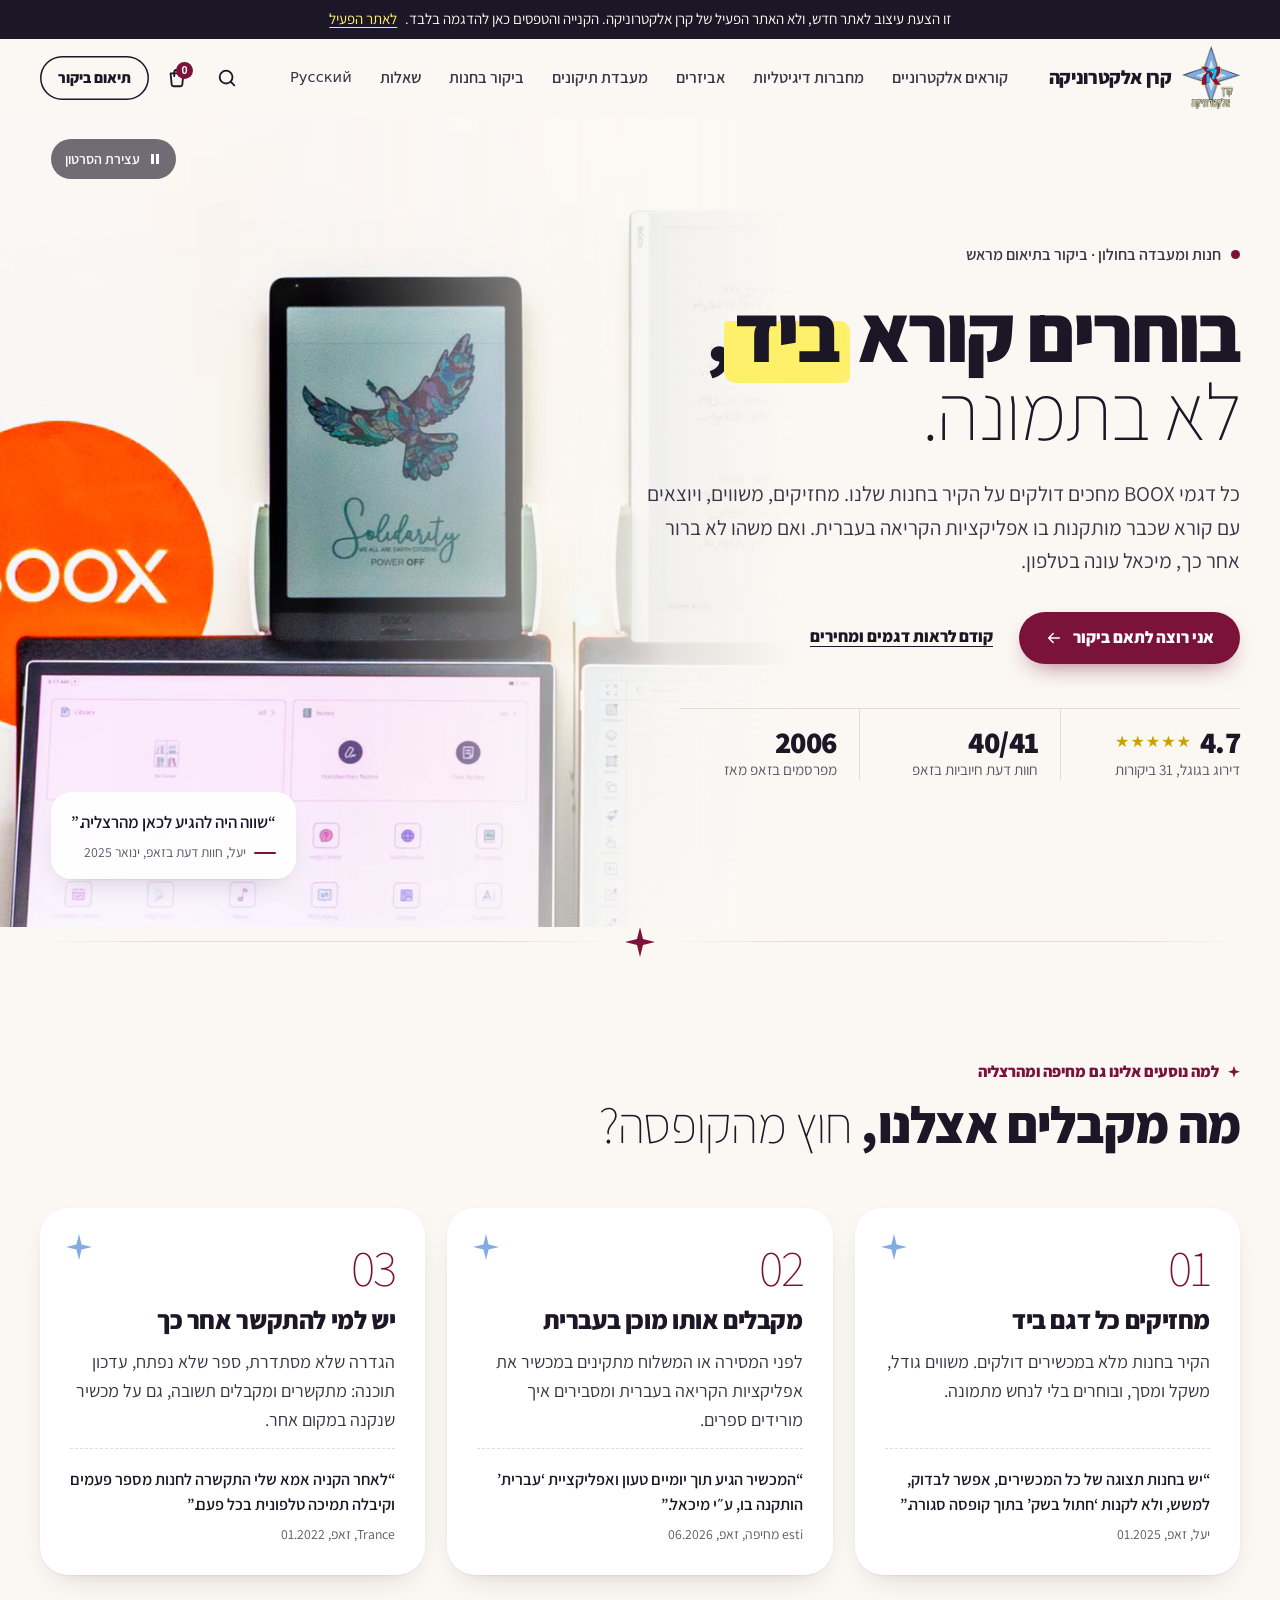
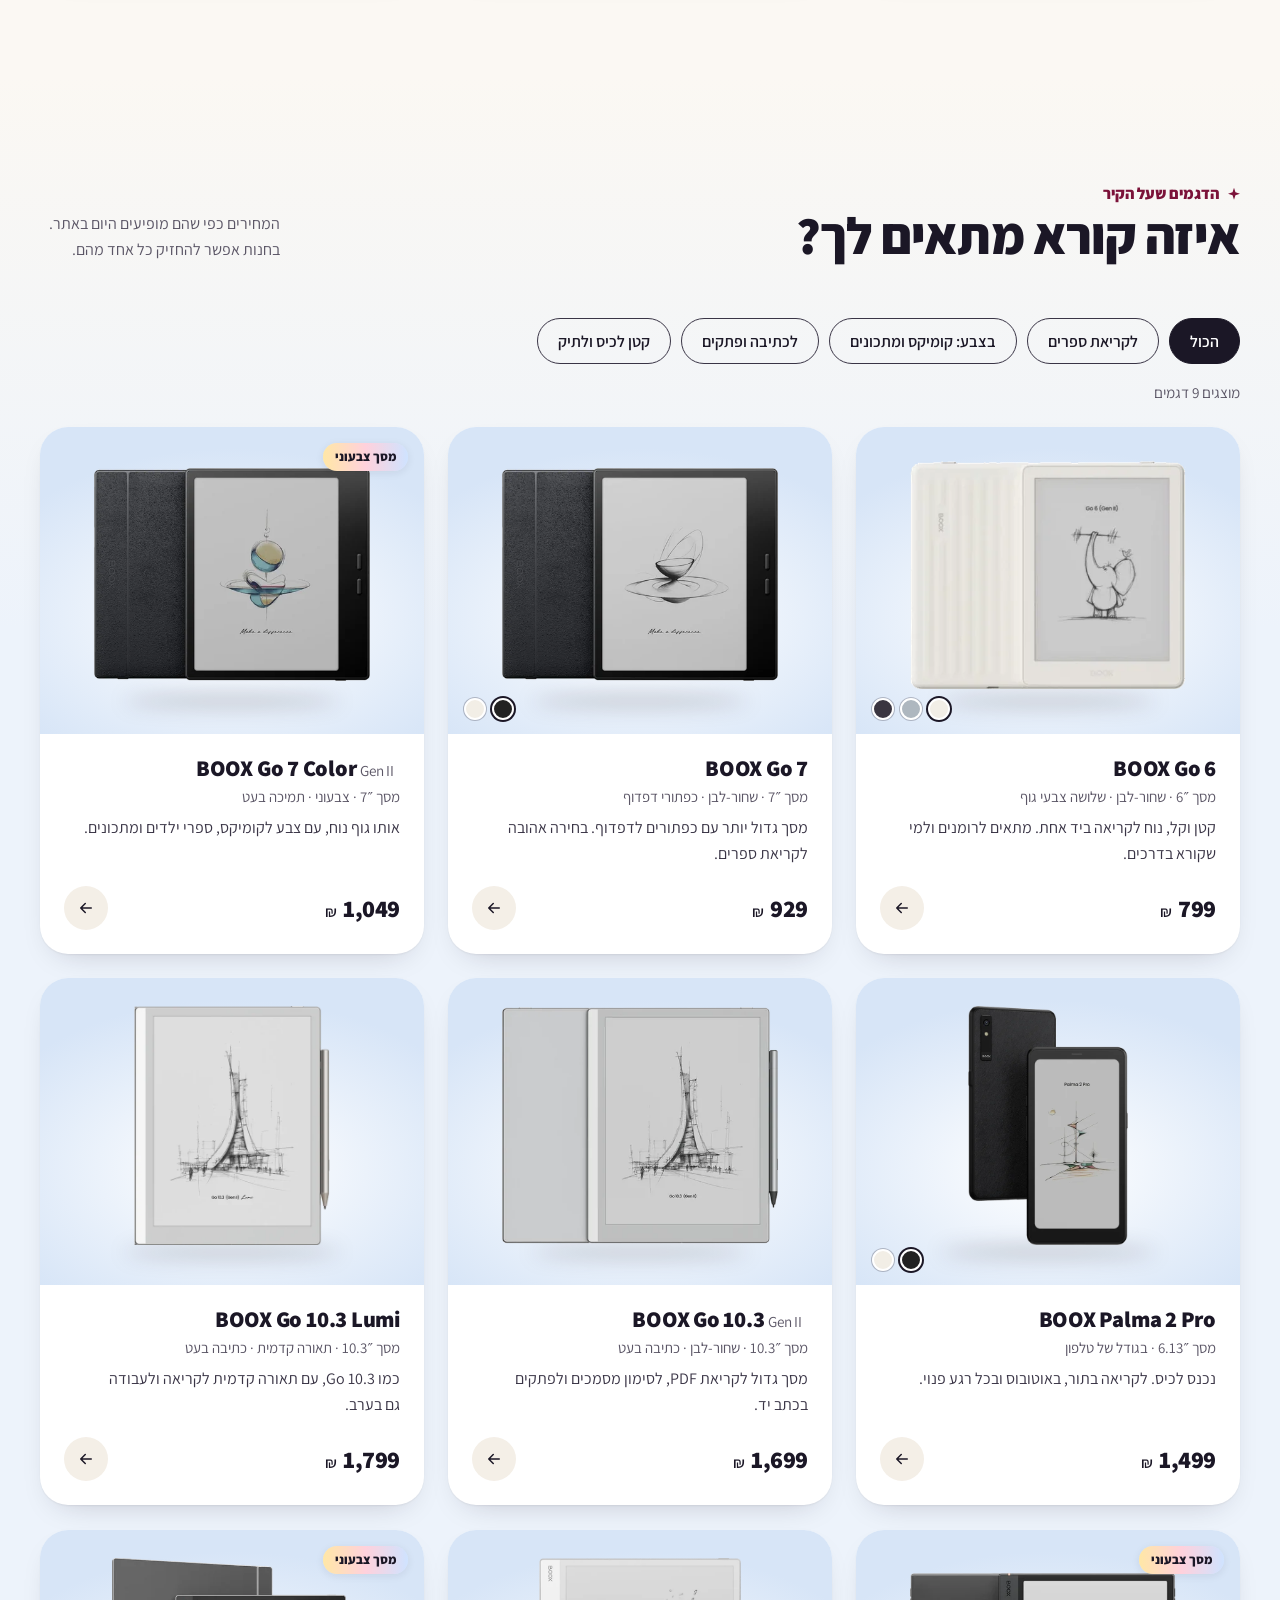
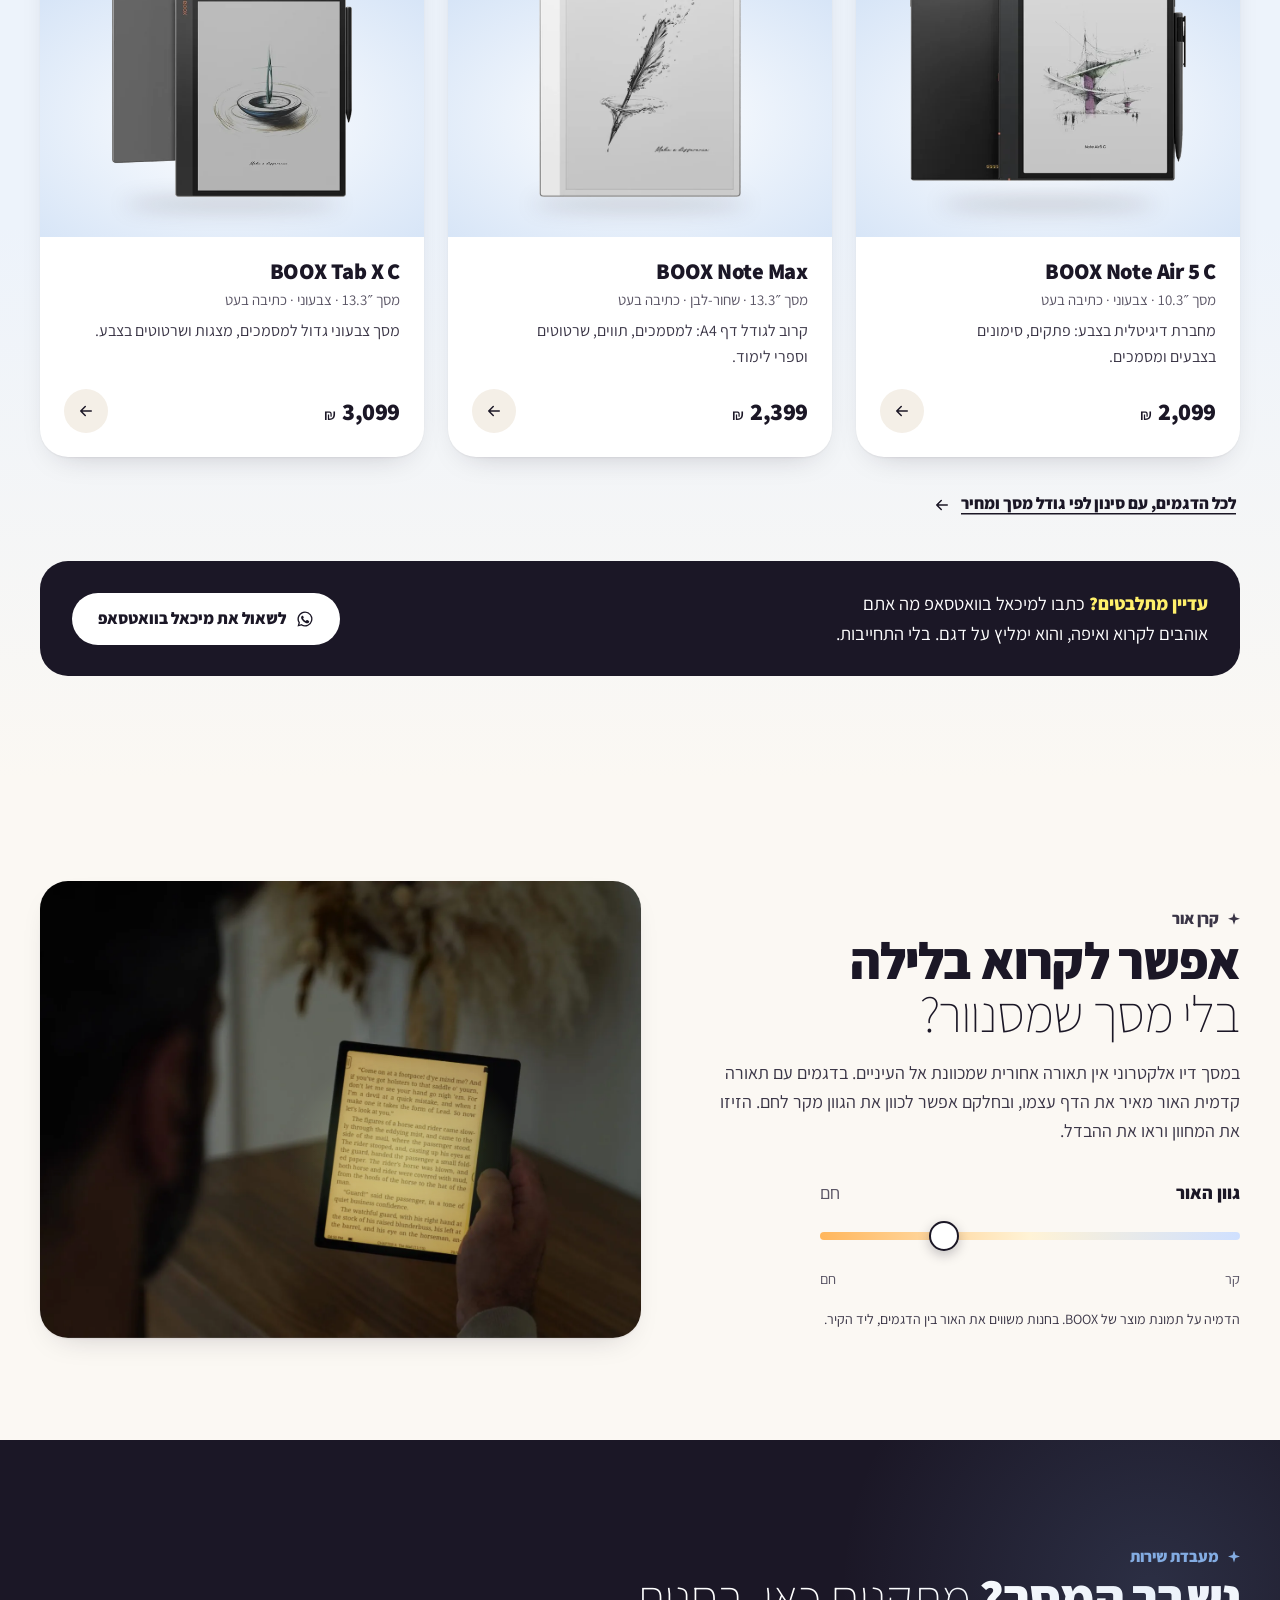
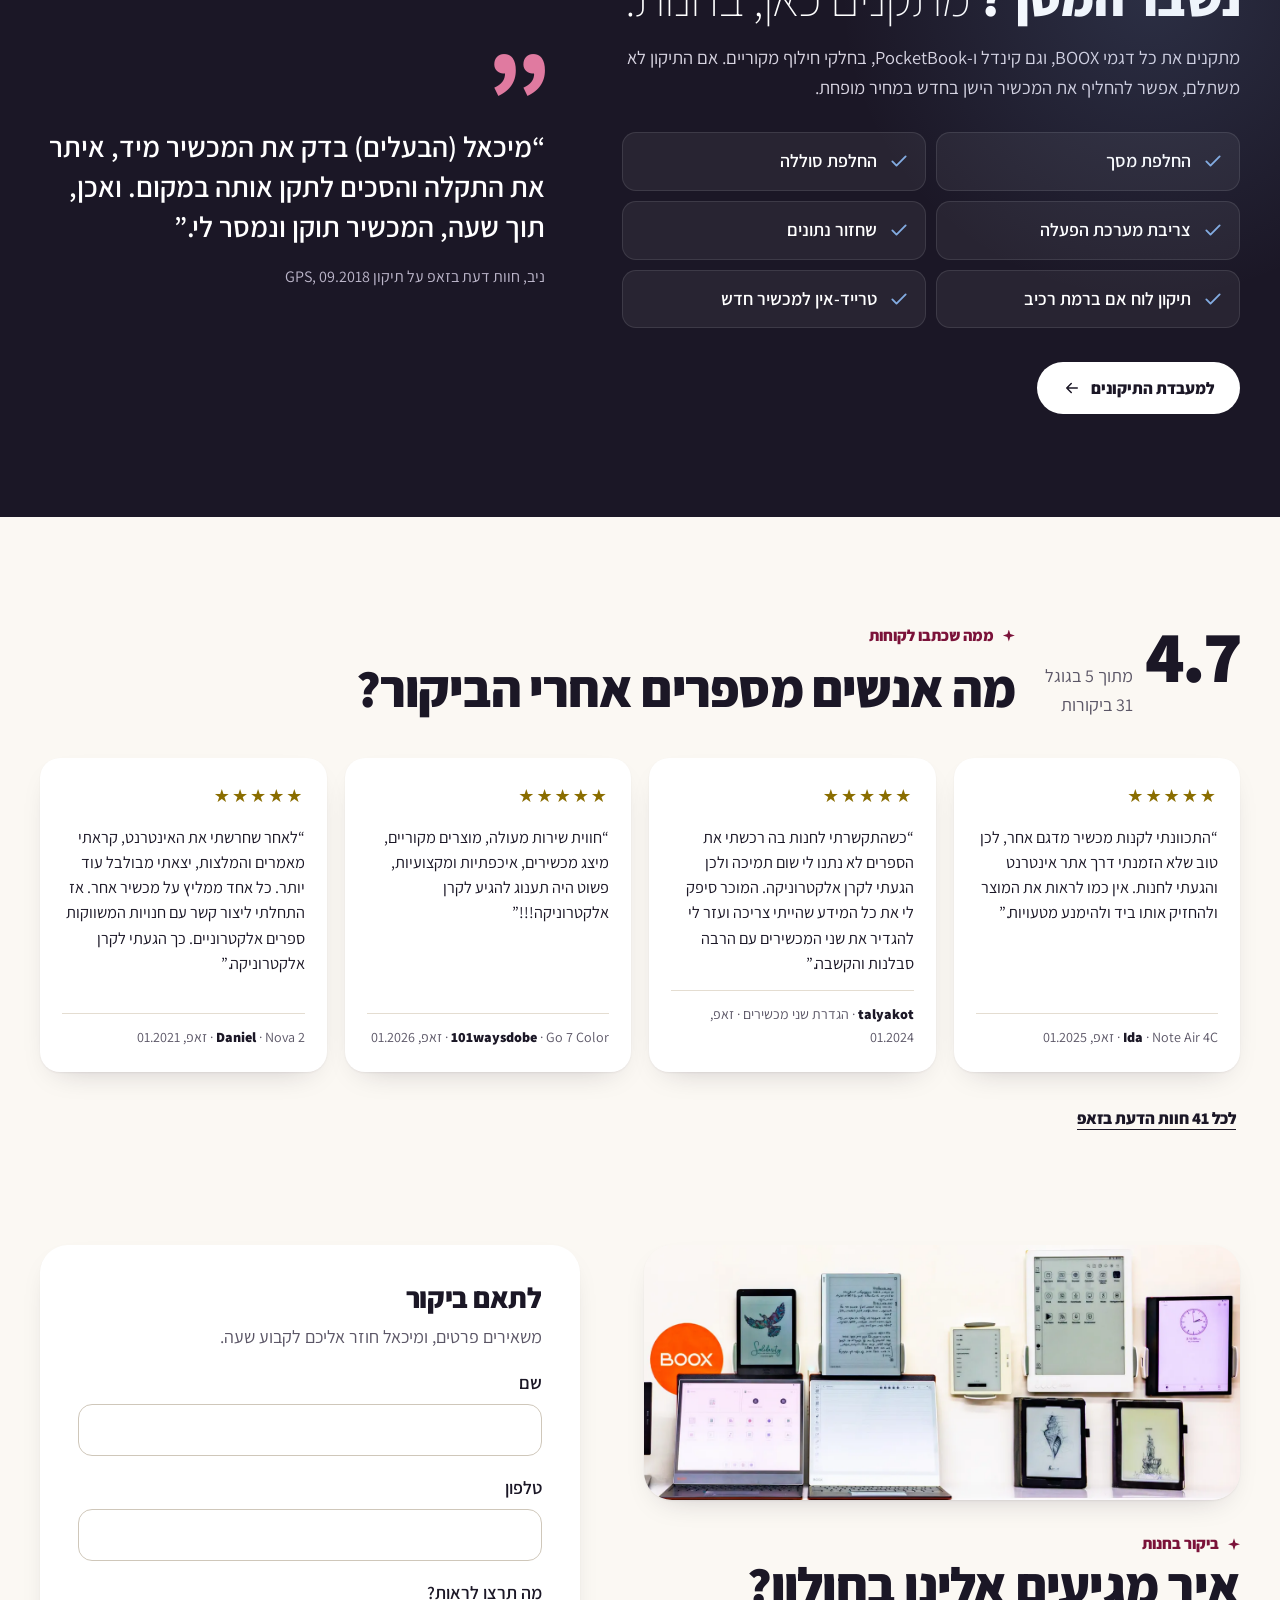
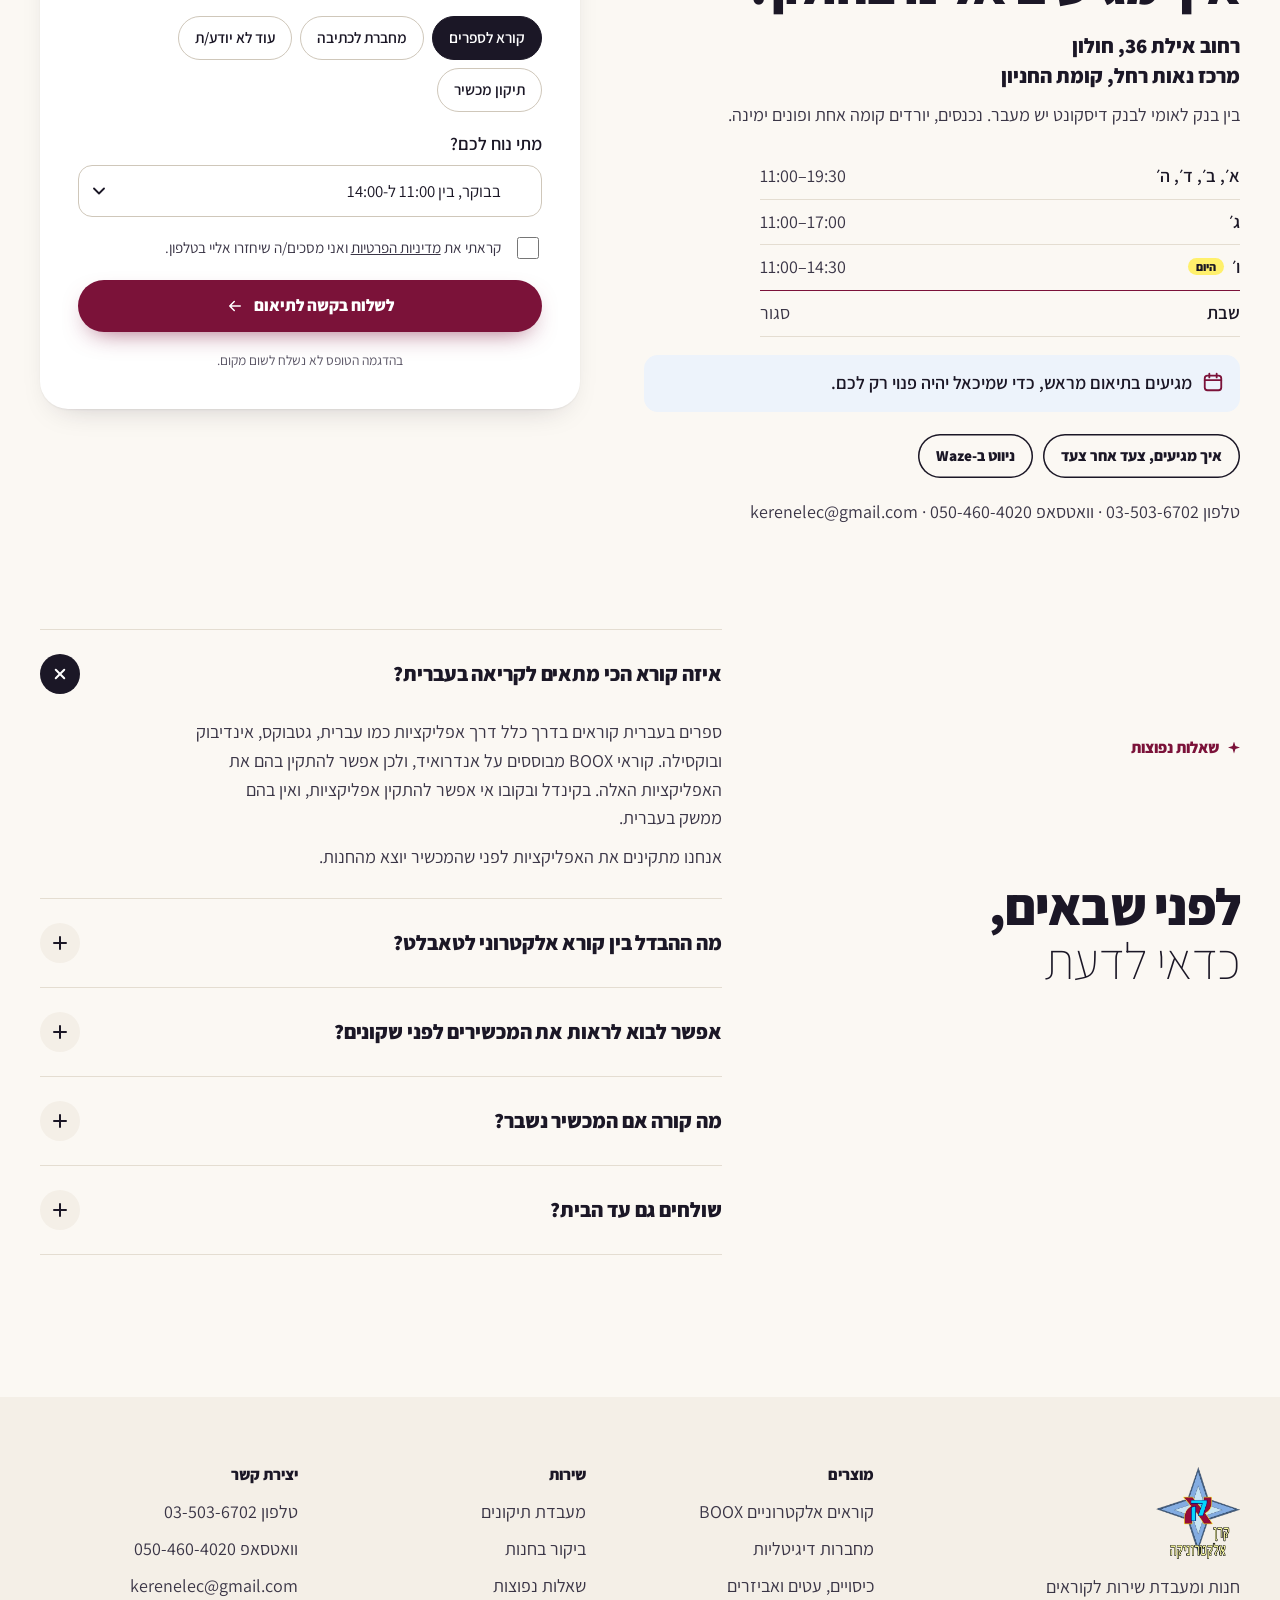
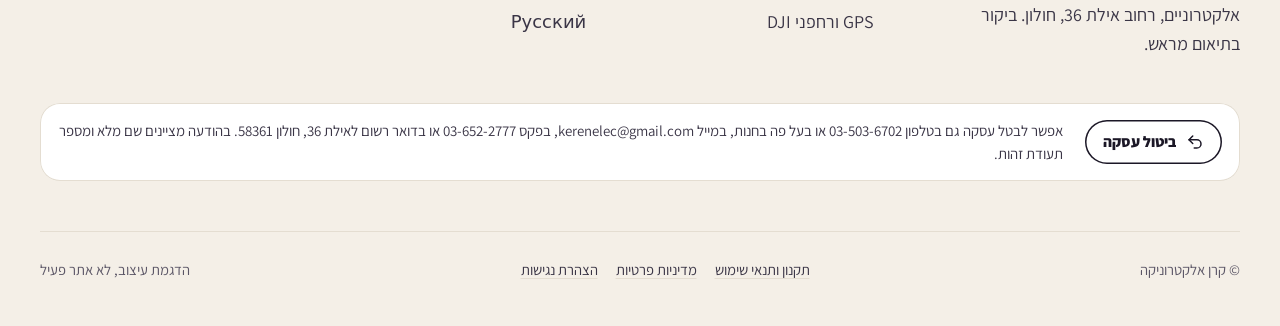
<file: index.html>
<!doctype html>
<html lang="he" dir="rtl">
<head>
<meta charset="utf-8">
<meta name="viewport" content="width=device-width, initial-scale=1">
<meta name="robots" content="noindex">
<link rel="icon" href="data:image/svg+xml,%3Csvg%20xmlns%3D%22http%3A//www.w3.org/2000/svg%22%20viewBox%3D%220%200%2040%2040%22%3E%3Cpath%20d%3D%22M20%201l4.6%2014.4L39%2020l-14.4%204.6L20%2039l-4.6-14.4L1%2020l14.4-4.6z%22%20fill%3D%22%237B1239%22/%3E%3C/svg%3E">
<title>קרן אלקטרוניקה | קוראי BOOX בחולון: בוחרים ביד, מקבלים מוכן בעברית</title>
<meta name="description" content="חנות ומעבדה לקוראים אלקטרוניים בחולון. כל דגמי BOOX בתצוגה, התקנת אפליקציות קריאה בעברית לפני המסירה, ותמיכה טלפונית גם אחרי הקנייה.">
<link rel="preload" href="assets/fonts/assistant-hebrew-800-normal.woff2" as="font" type="font/woff2" crossorigin>
<link rel="preload" href="assets/fonts/assistant-hebrew-400-normal.woff2" as="font" type="font/woff2" crossorigin>
<link rel="preload" as="image" href="assets/img/store-wide-poster.webp" type="image/webp" media="(min-width:761px)" fetchpriority="high">
<link rel="preload" as="image" href="assets/img/store-tall-poster.webp" type="image/webp" media="(max-width:760px)" fetchpriority="high">
<link rel="stylesheet" href="assets/css/site.css">
<script type="application/ld+json">{"@context":"https://schema.org","@type":"ElectronicsStore","name":"קרן אלקטרוניקה","telephone":"+972-3-503-6702","email":"kerenelec@gmail.com","address":{"@type":"PostalAddress","streetAddress":"אילת 36, מרכז נאות רחל","addressLocality":"חולון","postalCode":"58361","addressCountry":"IL"},"geo":{"@type":"GeoCoordinates","latitude":32.017787,"longitude":34.764884},"openingHoursSpecification":[{"@type":"OpeningHoursSpecification","dayOfWeek":["Sunday","Monday","Wednesday","Thursday"],"opens":"11:00","closes":"19:30"},{"@type":"OpeningHoursSpecification","dayOfWeek":"Tuesday","opens":"11:00","closes":"17:00"},{"@type":"OpeningHoursSpecification","dayOfWeek":"Friday","opens":"11:00","closes":"14:30"}]}</script>
<meta property="og:type" content="website">
<meta property="og:locale" content="he_IL">
<meta property="og:title" content="קרן אלקטרוניקה | קוראי BOOX בחולון: בוחרים ביד, מקבלים מוכן בעברית">
<meta property="og:description" content="חנות ומעבדה לקוראים אלקטרוניים בחולון. כל דגמי BOOX בתצוגה, התקנת אפליקציות קריאה בעברית לפני המסירה, ותמיכה טלפונית גם אחרי הקנייה.">
<meta property="og:url" content="__SITE_URL__/">
<meta property="og:image" content="__SITE_URL__/assets/img/store-wide-poster.jpg">
<meta property="og:image:width" content="1600">
<meta property="og:image:height" content="900">
</head>
<body>
<a class="skip" href="#main">דילוג לתוכן</a>
<div class="concept-bar" role="note"><p>זו הצעת עיצוב לאתר חדש, ולא האתר הפעיל של קרן אלקטרוניקה. הקנייה והטפסים כאן להדגמה בלבד. <a href="https://kerenel.co.il/">לאתר הפעיל</a></p></div>
<svg width="0" height="0" style="position:absolute" aria-hidden="true" focusable="false">
  <symbol id="i-star" viewBox="0 0 32 32"><path d="M16 0l3.2 12.8L32 16l-12.8 3.2L16 32l-3.2-12.8L0 16l12.8-3.2z" fill="currentColor"/></symbol>
  <symbol id="i-arrow" viewBox="0 0 24 24"><path d="M19 12H5m6-6l-6 6 6 6" fill="none" stroke="currentColor" stroke-width="2" stroke-linecap="round" stroke-linejoin="round"/></symbol>
  <symbol id="i-check" viewBox="0 0 24 24"><path d="M4 12.5l5 5L20 6.5" fill="none" stroke="currentColor" stroke-width="2.2" stroke-linecap="round" stroke-linejoin="round"/></symbol>
  <symbol id="i-wa" viewBox="0 0 24 24"><path fill="currentColor" d="M12 2a10 10 0 00-8.6 15.1L2 22l5-1.3A10 10 0 1012 2zm0 18.2a8.2 8.2 0 01-4.2-1.2l-.3-.2-3 .8.8-2.9-.2-.3A8.2 8.2 0 1112 20.2zm4.5-6.1c-.2-.1-1.5-.7-1.7-.8-.2-.1-.4-.1-.6.1l-.8 1c-.1.2-.3.2-.5.1a6.7 6.7 0 01-3.3-2.9c-.3-.4.2-.4.7-1.3.1-.2 0-.3 0-.4l-.8-1.8c-.2-.5-.4-.4-.6-.4h-.5a1 1 0 00-.7.3 3 3 0 00-.9 2.2 5.2 5.2 0 001.1 2.7 11.8 11.8 0 004.5 4c1.7.7 2.3.8 3.2.6a2.7 2.7 0 001.8-1.3c.2-.6.2-1.1.2-1.2-.1-.1-.3-.2-.6-.3z"/></symbol>
  <symbol id="i-phone" viewBox="0 0 24 24"><path d="M5 3.5h3.5l2 5L8 10a11.5 11.5 0 006 6l1.5-2.5 5 2V19a2 2 0 01-2 2A16.5 16.5 0 013 5.5a2 2 0 012-2z" fill="none" stroke="currentColor" stroke-width="2" stroke-linejoin="round"/></symbol>
  <symbol id="i-mail" viewBox="0 0 24 24"><g fill="none" stroke="currentColor" stroke-width="2" stroke-linecap="round" stroke-linejoin="round"><rect x="3" y="5" width="18" height="14" rx="2.5"/><path d="M3.5 7l8.5 6 8.5-6"/></g></symbol>
  <symbol id="i-pin" viewBox="0 0 24 24"><g fill="none" stroke="currentColor" stroke-width="2" stroke-linejoin="round"><path d="M12 21s-7-6.2-7-11.5a7 7 0 0114 0C19 14.8 12 21 12 21z"/><circle cx="12" cy="9.5" r="2.5"/></g></symbol>
  <symbol id="i-cal" viewBox="0 0 24 24"><g fill="none" stroke="currentColor" stroke-width="2" stroke-linecap="round"><rect x="3" y="5" width="18" height="16" rx="3"/><path d="M3 10h18M8 3v4M16 3v4"/></g></symbol>
  <symbol id="i-screen" viewBox="0 0 24 24"><g fill="none" stroke="currentColor" stroke-width="2" stroke-linecap="round" stroke-linejoin="round"><rect x="5" y="2.5" width="14" height="19" rx="2.5"/><path d="M9.5 6.5l3 4-2.5 2 4 4.5"/></g></symbol>
  <symbol id="i-battery" viewBox="0 0 24 24"><g fill="none" stroke="currentColor" stroke-width="2" stroke-linecap="round"><rect x="2.5" y="7" width="17" height="10" rx="2.5"/><path d="M22 10.5v3M6.5 10.5v3M10 10.5v3"/></g></symbol>
  <symbol id="i-system" viewBox="0 0 24 24"><g fill="none" stroke="currentColor" stroke-width="2" stroke-linecap="round" stroke-linejoin="round"><path d="M20 12a8 8 0 11-2.3-5.6"/><path d="M20 4v4.5h-4.5"/><path d="M12 8v4l2.5 2"/></g></symbol>
  <symbol id="i-data" viewBox="0 0 24 24"><g fill="none" stroke="currentColor" stroke-width="2"><ellipse cx="12" cy="6" rx="7" ry="3"/><path d="M5 6v12c0 1.7 3.1 3 7 3s7-1.3 7-3V6M5 12c0 1.7 3.1 3 7 3s7-1.3 7-3"/></g></symbol>
  <symbol id="i-chip" viewBox="0 0 24 24"><g fill="none" stroke="currentColor" stroke-width="2" stroke-linecap="round"><rect x="7" y="7" width="10" height="10" rx="1.5"/><path d="M10 3v4M14 3v4M10 17v4M14 17v4M3 10h4M3 14h4M17 10h4M17 14h4"/></g></symbol>
  <symbol id="i-swap" viewBox="0 0 24 24"><path d="M4 8h14l-3.5-3.5M20 16H6l3.5 3.5" fill="none" stroke="currentColor" stroke-width="2" stroke-linecap="round" stroke-linejoin="round"/></symbol>
  <symbol id="i-light" viewBox="0 0 24 24"><g fill="none" stroke="currentColor" stroke-width="2" stroke-linecap="round"><circle cx="12" cy="12" r="4"/><path d="M12 2.5v2M12 19.5v2M5.3 5.3l1.4 1.4M17.3 17.3l1.4 1.4M2.5 12h2M19.5 12h2M5.3 18.7l1.4-1.4M17.3 6.7l1.4-1.4"/></g></symbol>
  <symbol id="i-pen" viewBox="0 0 24 24"><g fill="none" stroke="currentColor" stroke-width="2" stroke-linecap="round" stroke-linejoin="round"><path d="M4 20l1.2-4.8L16 4.4l3.6 3.6L8.8 18.8z"/><path d="M13.8 6.6l3.6 3.6"/></g></symbol>
  <symbol id="i-book" viewBox="0 0 24 24"><g fill="none" stroke="currentColor" stroke-width="2" stroke-linecap="round" stroke-linejoin="round"><path d="M4 19.5V5a2 2 0 012-2h13v15H6a2 2 0 00-2 2 2 2 0 002 2h13"/><path d="M8.5 7.5h6"/></g></symbol>
  <symbol id="i-shield" viewBox="0 0 24 24"><g fill="none" stroke="currentColor" stroke-width="2" stroke-linecap="round" stroke-linejoin="round"><path d="M12 3l8 3v6c0 4.5-3.4 8.3-8 9-4.6-.7-8-4.5-8-9V6z"/><path d="M8.5 12l2.5 2.5 4.5-5"/></g></symbol>
  <symbol id="i-truck" viewBox="0 0 24 24"><g fill="none" stroke="currentColor" stroke-width="2" stroke-linejoin="round"><path d="M2.5 6h11.5v10H2.5zM14 9.5h4.2l3.3 3.3V16H14"/><circle cx="7" cy="17.5" r="1.9"/><circle cx="17.5" cy="17.5" r="1.9"/></g></symbol>
  <symbol id="i-tool" viewBox="0 0 24 24"><path d="M15.5 3.5a5 5 0 00-4.7 6.7L3.5 17.5v3h3l7.3-7.3a5 5 0 006.7-4.7l-3 1.5-2.5-2.5 1.5-3z" fill="none" stroke="currentColor" stroke-width="2" stroke-linejoin="round"/></symbol>
  <symbol id="i-info" viewBox="0 0 24 24"><g fill="none" stroke="currentColor" stroke-width="2" stroke-linecap="round"><circle cx="12" cy="12" r="9"/><path d="M12 11v5.5M12 7.5v.2"/></g></symbol>
  <symbol id="i-car" viewBox="0 0 24 24"><g fill="none" stroke="currentColor" stroke-width="2" stroke-linejoin="round"><path d="M4 16.5V12l2.2-5h11.6L20 12v4.5z"/><path d="M4 12h16"/><circle cx="8" cy="16.5" r="1.8"/><circle cx="16" cy="16.5" r="1.8"/></g></symbol>
  <symbol id="i-access" viewBox="0 0 24 24"><g fill="none" stroke="currentColor" stroke-width="2" stroke-linecap="round" stroke-linejoin="round"><circle cx="11" cy="4.2" r="1.8"/><path d="M11 7.5v6h5.2l2.6 5.5M11 10.3h4.8"/><path d="M8 10.8a5.2 5.2 0 107.2 7"/></g></symbol>
  <symbol id="i-stairs" viewBox="0 0 24 24"><path d="M3 5h5v4h4v4h4v4h5" fill="none" stroke="currentColor" stroke-width="2" stroke-linecap="round" stroke-linejoin="round"/></symbol>
  <symbol id="i-key" viewBox="0 0 24 24"><g fill="none" stroke="currentColor" stroke-width="2" stroke-linecap="round"><circle cx="8" cy="15" r="4"/><path d="M11 12l8.5-8.5M16 7l2.5 2.5M13.5 9.5l2 2"/></g></symbol>
  <symbol id="i-camera" viewBox="0 0 24 24"><g fill="none" stroke="currentColor" stroke-width="2" stroke-linejoin="round"><path d="M3.5 8h3.5l2-3h6l2 3h3.5v11h-17z"/><circle cx="12" cy="13" r="3.5"/></g></symbol>
  <symbol id="i-lock" viewBox="0 0 24 24"><g fill="none" stroke="currentColor" stroke-width="2"><rect x="5" y="10.5" width="14" height="10" rx="2"/><path d="M8 10.5V7a4 4 0 018 0v3.5"/></g></symbol>
  <symbol id="i-card" viewBox="0 0 24 24"><g fill="none" stroke="currentColor" stroke-width="2" stroke-linecap="round"><rect x="3" y="5.5" width="18" height="13" rx="2.5"/><path d="M3 10h18M7 15h4"/></g></symbol>
  <symbol id="i-return" viewBox="0 0 24 24"><g fill="none" stroke="currentColor" stroke-width="2" stroke-linecap="round" stroke-linejoin="round"><path d="M9 14L4 9l5-5"/><path d="M4 9h10.5a5.5 5.5 0 010 11H11"/></g></symbol>
  <symbol id="i-user" viewBox="0 0 24 24"><g fill="none" stroke="currentColor" stroke-width="2" stroke-linecap="round"><circle cx="12" cy="8" r="4"/><path d="M4.5 20.5a7.5 7.5 0 0115 0"/></g></symbol>
  <symbol id="i-doc" viewBox="0 0 24 24"><g fill="none" stroke="currentColor" stroke-width="2" stroke-linecap="round" stroke-linejoin="round"><path d="M6 3h8l4 4v14H6z"/><path d="M14 3v4h4M9 12h6M9 16h6"/></g></symbol>
  <symbol id="i-bag" viewBox="0 0 24 24"><g fill="none" stroke="currentColor" stroke-width="2" stroke-linecap="round" stroke-linejoin="round"><path d="M5 7h14l-1.2 12.2a2 2 0 01-2 1.8H8.2a2 2 0 01-2-1.8z"/><path d="M9 10V6a3 3 0 016 0v4"/></g></symbol>
  <symbol id="i-eye" viewBox="0 0 24 24"><g fill="none" stroke="currentColor" stroke-width="2"><path d="M2.5 12S6 5.5 12 5.5 21.5 12 21.5 12 18 18.5 12 18.5 2.5 12 2.5 12z"/><circle cx="12" cy="12" r="3"/></g></symbol>
</svg>

<header class="site-header" id="hdr">
  <div class="wrap bar">
    <a class="brand" href="index.html" aria-label="קרן אלקטרוניקה, לדף הבית"><img src="assets/img/logo-128.webp" width="128" height="139" alt=""><span class="wm"><b>קרן אלקטרוניקה</b><small>BOOX · חנות ומעבדה בחולון</small></span></a>
    <nav class="main-nav" aria-label="ראשי">
      <a href="e-readers.html">קוראים אלקטרוניים</a>
      <a href="e-readers.html?f=write">מחברות דיגיטליות</a>
      <a href="#" data-demo="accessories">אביזרים</a>
      <a href="repairs.html">מעבדת תיקונים</a>
      <a href="visit.html">ביקור בחנות</a>
      <a href="index.html#faq">שאלות</a>
      <a href="#" data-demo="ru" lang="ru">Русский</a>
    </nav>
    <div class="tools">
      <button class="icon-btn" type="button" data-demo="search" aria-label="חיפוש באתר"><svg viewBox="0 0 24 24" fill="none" stroke="currentColor" stroke-width="2" stroke-linecap="round" aria-hidden="true"><circle cx="11" cy="11" r="7"/><path d="M20 20l-3.5-3.5"/></svg></button>
      <button class="icon-btn cart" type="button" data-demo="cart" aria-label="סל הקניות, 0 פריטים"><svg viewBox="0 0 24 24" fill="none" stroke="currentColor" stroke-width="2" stroke-linecap="round" stroke-linejoin="round" aria-hidden="true"><path d="M5 7h14l-1.2 12.2a2 2 0 01-2 1.8H8.2a2 2 0 01-2-1.8z"/><path d="M9 10V6a3 3 0 016 0v4"/></svg><b>0</b></button>
      <a class="btn btn-ghost btn-small" href="visit.html#book">תיאום ביקור</a>
      <button class="icon-btn menu-btn" type="button" aria-label="פתיחת התפריט" aria-expanded="false" aria-controls="drawer"><svg viewBox="0 0 24 24" fill="none" stroke="currentColor" stroke-width="2" stroke-linecap="round" aria-hidden="true"><path d="M4 7h16M4 12h16M4 17h10"/></svg></button>
    </div>
  </div>
</header>

<div class="drawer" id="drawer" aria-hidden="true">
  <div class="shade" data-close></div>
  <nav class="panel" aria-label="תפריט נייד">
    <button class="icon-btn close" type="button" data-close aria-label="סגירת התפריט"><svg viewBox="0 0 24 24" fill="none" stroke="currentColor" stroke-width="2" stroke-linecap="round" aria-hidden="true"><path d="M6 6l12 12M18 6L6 18"/></svg></button>
    <a href="e-readers.html">קוראים אלקטרוניים</a>
    <a href="e-readers.html?f=write">מחברות דיגיטליות</a>
    <a href="#" data-demo="accessories">אביזרים</a>
    <a href="repairs.html">מעבדת תיקונים</a>
    <a href="visit.html">ביקור בחנות</a>
    <a href="index.html#faq">שאלות נפוצות</a>
    <a href="#" data-demo="ru" lang="ru">Русский</a>
    <a class="btn btn-primary" href="visit.html#book">תיאום ביקור בחנות</a>
  </nav>
</div>

<main id="main">
  <section class="hero" id="top" aria-labelledby="h1">
    <div class="hero-media">
      <picture><source media="(max-width:760px)" srcset="assets/img/store-tall-poster.webp" type="image/webp" width="540" height="960"><source srcset="assets/img/store-wide-poster.webp" type="image/webp"><img src="assets/img/store-wide-poster.jpg" width="1600" height="900" alt="קיר התצוגה בחנות: עשרות קוראי BOOX דולקים על מעמדים, לצד שלטי BOOX" fetchpriority="high" id="heroPoster"></picture>
      <video id="heroVideo" muted playsinline loop preload="none" aria-hidden="true" tabindex="-1"></video>
      <button class="video-toggle" id="vt" type="button" aria-pressed="false" hidden><svg viewBox="0 0 14 14" aria-hidden="true"><path id="vtIcon" d="M3 2h3v10H3zM8 2h3v10H8z" fill="currentColor"/></svg><span id="vtLabel">עצירת הסרטון</span></button>
    </div>
    <div class="hero-scrim" aria-hidden="true"></div>
    <div class="wrap hero-inner">
      <div class="hero-copy">
        <p class="eyebrow"><span class="live" aria-hidden="true"></span>חנות ומעבדה בחולון · ביקור בתיאום מראש</p>
        <h1 class="h1" id="h1"><span class="l"><span class="w" style="--i:0">בוחרים</span> <span class="w" style="--i:1">קורא</span> <span class="w" style="--i:2"><mark class="hl">ביד</mark>,</span></span><span class="l thin"><span class="w" style="--i:3">לא</span> <span class="w" style="--i:4">בתמונה.</span></span></h1>
        <p class="lede">כל דגמי BOOX מחכים דולקים על הקיר בחנות שלנו. מחזיקים, משווים, ויוצאים עם קורא שכבר מותקנות בו אפליקציות הקריאה בעברית. ואם משהו לא ברור אחר כך, מיכאל עונה בטלפון.</p>
        <div class="cta-row" data-fab-hide>
          <a class="btn btn-primary" href="visit.html#book">אני רוצה לתאם ביקור <svg aria-hidden="true"><use href="#i-arrow"/></svg></a>
          <a class="btn btn-link" href="#choose"><span>קודם לראות דגמים ומחירים</span></a>
        </div>
        <ul class="proof" aria-label="מה אומרים עלינו">
          <li><strong>4.7 <span class="stars" aria-hidden="true">★★★★★</span></strong><span>דירוג בגוגל, 31 ביקורות</span></li>
          <li><strong>40/41</strong><span>חוות דעת חיוביות בזאפ</span></li>
          <li><strong>2006</strong><span>מפרסמים בזאפ מאז</span></li>
        </ul>
      </div>
    </div>
    <figure class="hero-quote">“שווה היה להגיע לכאן מהרצליה.”<figcaption>יעל, חוות דעת בזאפ, ינואר 2025</figcaption></figure>
  </section>

  <div class="wrap ray" aria-hidden="true"><svg id="rayStar"><use href="#i-star"/></svg></div>

  <section class="sec" id="why" aria-labelledby="why-h">
    <div class="wrap">
      <div class="sec-head rv">
        <p class="kicker">למה נוסעים אלינו גם מחיפה ומהרצליה</p>
        <h2 class="h2" id="why-h">מה מקבלים אצלנו, <span class="thin">חוץ מהקופסה?</span></h2>
      </div>
      <div class="why-grid">
        <article class="why-card rv" style="--d:0">
          <svg class="star" aria-hidden="true"><use href="#i-star"/></svg>
          <span class="num" aria-hidden="true">01</span>
          <h3>מחזיקים כל דגם ביד</h3>
          <p>הקיר בחנות מלא במכשירים דולקים. משווים גודל, משקל ומסך, ובוחרים בלי לנחש מתמונה.</p>
          <blockquote>“יש בחנות תצוגה של כל המכשירים, אפשר לבדוק, למשש, ולא לקנות ‘חתול בשק’ בתוך קופסה סגורה.”<cite>יעל, זאפ, 01.2025</cite></blockquote>
        </article>
        <article class="why-card rv" style="--d:1">
          <svg class="star" aria-hidden="true"><use href="#i-star"/></svg>
          <span class="num" aria-hidden="true">02</span>
          <h3>מקבלים אותו מוכן בעברית</h3>
          <p>לפני המסירה או המשלוח מתקינים במכשיר את אפליקציות הקריאה בעברית ומסבירים איך מורידים ספרים.</p>
          <blockquote>“המכשיר הגיע תוך יומיים טעון ואפליקציית ‘עברית’ הותקנה בו, ע״י מיכאל.”<cite>esti מחיפה, זאפ, 06.2026</cite></blockquote>
        </article>
        <article class="why-card rv" style="--d:2">
          <svg class="star" aria-hidden="true"><use href="#i-star"/></svg>
          <span class="num" aria-hidden="true">03</span>
          <h3>יש למי להתקשר אחר כך</h3>
          <p>הגדרה שלא מסתדרת, ספר שלא נפתח, עדכון תוכנה: מתקשרים ומקבלים תשובה, גם על מכשיר שנקנה במקום אחר.</p>
          <blockquote>“לאחר הקניה אמא שלי התקשרה לחנות מספר פעמים וקיבלה תמיכה טלפונית בכל פעם.”<cite>Trance, זאפ, 01.2022</cite></blockquote>
        </article>
      </div>
    </div>
  </section>

  <section class="sec choose" id="choose" aria-labelledby="choose-h">
    <div class="wrap">
      <div class="sec-head split rv">
        <div><p class="kicker">הדגמים שעל הקיר</p><h2 class="h2" id="choose-h">איזה קורא מתאים לך?</h2></div>
        <p class="sec-note">המחירים כפי שהם מופיעים היום באתר. בחנות אפשר להחזיק כל אחד מהם.</p>
      </div>
      <div class="chips rv" role="group" aria-label="סינון לפי שימוש">
        <button class="chip" type="button" data-f="all" aria-pressed="true">הכול</button>
        <button class="chip" type="button" data-f="read" aria-pressed="false">לקריאת ספרים</button>
        <button class="chip" type="button" data-f="color" aria-pressed="false">בצבע: קומיקס ומתכונים</button>
        <button class="chip" type="button" data-f="write" aria-pressed="false">לכתיבה ופתקים</button>
        <button class="chip" type="button" data-f="pocket" aria-pressed="false">קטן לכיס ולתיק</button>
      </div>
      <p class="count" id="count" aria-live="polite">מוצגים 9 דגמים</p>
      <ul class="cards" id="cards">
        <li class="card rv" data-tags="read pocket">
          <div class="card-media"><img src="assets/img/go6-white-440.webp" srcset="assets/img/go6-white-440.webp 440w, assets/img/go6-white-880.webp 826w" sizes="(max-width:760px) 70vw, 300px" width="440" height="364" alt="BOOX Go 6 בצבע לבן" loading="lazy" data-img>
            <div class="sw" role="group" aria-label="צבע"><button type="button" aria-pressed="true" style="background:#F2EEE6" data-src="go6-white" aria-label="לבן"></button><button type="button" aria-pressed="false" style="background:#AEB7BF" data-src="go6-grey" aria-label="אפור"></button><button type="button" aria-pressed="false" style="background:#3A3540" data-src="go6-purple" aria-label="כהה"></button></div></div>
          <div class="card-body"><h3><a href="#" data-demo="product">BOOX Go 6</a></h3><p class="spec">מסך 6″ · שחור-לבן · שלושה צבעי גוף</p><p class="desc">קטן וקל, נוח לקריאה ביד אחת. מתאים לרומנים ולמי שקורא בדרכים.</p>
          <div class="card-foot"><p class="price">799 <small>₪</small></p><span class="more" aria-hidden="true"><svg><use href="#i-arrow"/></svg></span></div></div>
        </li>
        <li class="card rv" data-tags="read">
          <div class="card-media"><img src="assets/img/go7-black-440.webp" srcset="assets/img/go7-black-440.webp 440w, assets/img/go7-black-880.webp 820w" sizes="(max-width:760px) 70vw, 300px" width="440" height="338" alt="BOOX Go 7 בצבע שחור, עם כיסוי פתוח" loading="lazy" data-img>
            <div class="sw" role="group" aria-label="צבע"><button type="button" aria-pressed="true" style="background:#222" data-src="go7-black" aria-label="שחור"></button><button type="button" aria-pressed="false" style="background:#F2EEE6" data-src="go7-white" aria-label="לבן"></button></div></div>
          <div class="card-body"><h3><a href="#" data-demo="product">BOOX Go 7</a></h3><p class="spec">מסך 7″ · שחור-לבן · כפתורי דפדוף</p><p class="desc">מסך גדול יותר עם כפתורים לדפדוף. בחירה אהובה לקריאת ספרים.</p>
          <div class="card-foot"><p class="price">929 <small>₪</small></p><span class="more" aria-hidden="true"><svg><use href="#i-arrow"/></svg></span></div></div>
        </li>
        <li class="card rv" data-tags="read color">
          <span class="tag color">מסך צבעוני</span>
          <div class="card-media"><img src="assets/img/go7color-440.webp" srcset="assets/img/go7color-440.webp 440w, assets/img/go7color-880.webp 820w" sizes="(max-width:760px) 70vw, 300px" width="440" height="338" alt="BOOX Go 7 Color, מסך צבעוני" loading="lazy"></div>
          <div class="card-body"><h3><a href="boox-go-7-color-gen-ii.html">BOOX Go 7 Color <small>Gen II</small></a></h3><p class="spec">מסך 7″ · צבעוני · תמיכה בעט</p><p class="desc">אותו גוף נוח, עם צבע לקומיקס, ספרי ילדים ומתכונים.</p>
          <div class="card-foot"><p class="price">1,049 <small>₪</small></p><span class="more" aria-hidden="true"><svg><use href="#i-arrow"/></svg></span></div></div>
        </li>
        <li class="card rv" data-tags="pocket read">
          <div class="card-media"><img src="assets/img/palma2pro-440.webp" srcset="assets/img/palma2pro-440.webp 440w, assets/img/palma2pro-880.webp 546w" sizes="(max-width:760px) 70vw, 300px" width="440" height="661" alt="BOOX Palma 2 Pro בצבע שחור" loading="lazy" data-img>
            <div class="sw" role="group" aria-label="צבע"><button type="button" aria-pressed="true" style="background:#222" data-src="palma2pro" aria-label="שחור"></button><button type="button" aria-pressed="false" style="background:#F2EEE6" data-src="palma2pro-white" aria-label="לבן"></button></div></div>
          <div class="card-body"><h3><a href="#" data-demo="product">BOOX Palma 2 Pro</a></h3><p class="spec">מסך 6.13″ · בגודל של טלפון</p><p class="desc">נכנס לכיס. לקריאה בתור, באוטובוס ובכל רגע פנוי.</p>
          <div class="card-foot"><p class="price">1,499 <small>₪</small></p><span class="more" aria-hidden="true"><svg><use href="#i-arrow"/></svg></span></div></div>
        </li>
        <li class="card rv" data-tags="write">
          <div class="card-media"><img src="assets/img/go103-440.webp" srcset="assets/img/go103-440.webp 440w, assets/img/go103-880.webp 820w" sizes="(max-width:760px) 70vw, 300px" width="440" height="377" alt="BOOX Go 10.3 עם כיסוי ועט" loading="lazy"></div>
          <div class="card-body"><h3><a href="#" data-demo="product">BOOX Go 10.3 <small>Gen II</small></a></h3><p class="spec">מסך 10.3″ · שחור-לבן · כתיבה בעט</p><p class="desc">מסך גדול לקריאת PDF, לסימון מסמכים ולפתקים בכתב יד.</p>
          <div class="card-foot"><p class="price">1,699 <small>₪</small></p><span class="more" aria-hidden="true"><svg><use href="#i-arrow"/></svg></span></div></div>
        </li>
        <li class="card rv" data-tags="write read">
          <div class="card-media"><img src="assets/img/go103lumi-440.webp" srcset="assets/img/go103lumi-440.webp 440w, assets/img/go103lumi-880.webp 713w" sizes="(max-width:760px) 70vw, 300px" width="440" height="538" alt="BOOX Go 10.3 Lumi עם עט" loading="lazy"></div>
          <div class="card-body"><h3><a href="#" data-demo="product">BOOX Go 10.3 Lumi</a></h3><p class="spec">מסך 10.3″ · תאורה קדמית · כתיבה בעט</p><p class="desc">כמו Go 10.3, עם תאורה קדמית לקריאה ולעבודה גם בערב.</p>
          <div class="card-foot"><p class="price">1,799 <small>₪</small></p><span class="more" aria-hidden="true"><svg><use href="#i-arrow"/></svg></span></div></div>
        </li>
        <li class="card rv" data-tags="write color">
          <span class="tag color">מסך צבעוני</span>
          <div class="card-media"><img src="assets/img/noteair5c-440.webp" srcset="assets/img/noteair5c-440.webp 440w, assets/img/noteair5c-880.webp 820w" sizes="(max-width:760px) 70vw, 300px" width="440" height="331" alt="BOOX Note Air 5 C עם כיסוי ועט" loading="lazy"></div>
          <div class="card-body"><h3><a href="#" data-demo="product">BOOX Note Air 5 C</a></h3><p class="spec">מסך 10.3″ · צבעוני · כתיבה בעט</p><p class="desc">מחברת דיגיטלית בצבע: פתקים, סימונים בצבעים ומסמכים.</p>
          <div class="card-foot"><p class="price">2,099 <small>₪</small></p><span class="more" aria-hidden="true"><svg><use href="#i-arrow"/></svg></span></div></div>
        </li>
        <li class="card rv" data-tags="write">
          <div class="card-media"><img src="assets/img/notemax-440.webp" srcset="assets/img/notemax-440.webp 440w, assets/img/notemax-880.webp 692w" sizes="(max-width:760px) 70vw, 300px" width="440" height="522" alt="BOOX Note Max" loading="lazy"></div>
          <div class="card-body"><h3><a href="#" data-demo="product">BOOX Note Max</a></h3><p class="spec">מסך 13.3″ · שחור-לבן · כתיבה בעט</p><p class="desc">קרוב לגודל דף A4: למסמכים, תווים, שרטוטים וספרי לימוד.</p>
          <div class="card-foot"><p class="price">2,399 <small>₪</small></p><span class="more" aria-hidden="true"><svg><use href="#i-arrow"/></svg></span></div></div>
        </li>
        <li class="card rv" data-tags="write color">
          <span class="tag color">מסך צבעוני</span>
          <div class="card-media"><img src="assets/img/tabxc-440.webp" srcset="assets/img/tabxc-440.webp 440w, assets/img/tabxc-880.webp 820w" sizes="(max-width:760px) 70vw, 300px" width="440" height="439" alt="BOOX Tab X C עם כיסוי ועט" loading="lazy"></div>
          <div class="card-body"><h3><a href="#" data-demo="product">BOOX Tab X C</a></h3><p class="spec">מסך 13.3″ · צבעוני · כתיבה בעט</p><p class="desc">מסך צבעוני גדול למסמכים, מצגות ושרטוטים בצבע.</p>
          <div class="card-foot"><p class="price">3,099 <small>₪</small></p><span class="more" aria-hidden="true"><svg><use href="#i-arrow"/></svg></span></div></div>
        </li>
      </ul>
      <p class="see-all rv"><a class="btn btn-link" href="e-readers.html"><span>לכל הדגמים, עם סינון לפי גודל מסך ומחיר</span><svg aria-hidden="true"><use href="#i-arrow"/></svg></a></p>
      <div class="ask rv">
        <p><strong>עדיין מתלבטים?</strong> כתבו למיכאל בוואטסאפ מה אתם אוהבים לקרוא ואיפה, והוא ימליץ על דגם. בלי התחייבות.</p>
        <a class="btn btn-light" href="#" data-demo="whatsapp"><svg aria-hidden="true"><use href="#i-wa"/></svg>לשאול את מיכאל בוואטסאפ</a>
      </div>
    </div>
  </section>

  <section class="sec" id="light" aria-labelledby="light-h">
    <div class="wrap light-grid">
      <div class="light-text rv">
        <p class="kicker">קרן אור</p>
        <h2 class="h2" id="light-h">אפשר לקרוא בלילה <span class="thin">בלי מסך שמסנוור?</span></h2>
        <p>במסך דיו אלקטרוני אין תאורה אחורית שמכוונת אל העיניים. בדגמים עם תאורה קדמית האור מאיר את הדף עצמו, ובחלקם אפשר לכוון את הגוון מקר לחם. הזיזו את המחוון וראו את ההבדל.</p>
        <div class="slider">
          <label for="temp">גוון האור <output id="tempOut" for="temp">חם</output></label>
          <input type="range" id="temp" min="0" max="100" value="72" aria-valuetext="חם">
          <div class="scale" aria-hidden="true"><span>קר</span><span>חם</span></div>
        </div>
        <p class="note">הדמיה על תמונת מוצר של BOOX. בחנות משווים את האור בין הדגמים, ליד הקיר.</p>
      </div>
      <figure class="light-photo rv" id="lightPhoto" style="--d:1">
        <img src="assets/img/life-night.webp" width="1400" height="1065" alt="קריאה בחושך בקורא BOOX עם תאורה קדמית" loading="lazy">
        <span class="cold"></span><span class="warm"></span><span class="glow"></span>
      </figure>
    </div>
  </section>

  <section class="sec lab on-dark" id="lab" aria-labelledby="lab-h">
    <div class="lab-orb" aria-hidden="true"></div>
    <div class="wrap lab-grid">
      <div class="rv">
        <p class="kicker">מעבדת שירות</p>
        <h2 class="h2" id="lab-h">נשבר המסך? <span class="thin">מתקנים כאן, בחנות.</span></h2>
        <p class="lede-d">מתקנים את כל דגמי BOOX, וגם קינדל ו-PocketBook, בחלקי חילוף מקוריים. אם התיקון לא משתלם, אפשר להחליף את המכשיר הישן בחדש במחיר מופחת.</p>
        <ul class="fix">
          <li><svg aria-hidden="true"><use href="#i-check"/></svg>החלפת מסך</li>
          <li><svg aria-hidden="true"><use href="#i-check"/></svg>החלפת סוללה</li>
          <li><svg aria-hidden="true"><use href="#i-check"/></svg>צריבת מערכת הפעלה</li>
          <li><svg aria-hidden="true"><use href="#i-check"/></svg>שחזור נתונים</li>
          <li><svg aria-hidden="true"><use href="#i-check"/></svg>תיקון לוח אם ברמת רכיב</li>
          <li><svg aria-hidden="true"><use href="#i-check"/></svg>טרייד-אין למכשיר חדש</li>
        </ul>
        <a class="btn btn-light" href="repairs.html">למעבדת התיקונים <svg aria-hidden="true"><use href="#i-arrow"/></svg></a>
      </div>
      <blockquote class="big-quote rv" style="--d:1">“מיכאל (הבעלים) בדק את המכשיר מיד, איתר את התקלה והסכים לתקן אותה במקום. ואכן, תוך שעה, המכשיר תוקן ונמסר לי.”<cite>ניב, חוות דעת בזאפ על תיקון GPS, 09.2018</cite></blockquote>
    </div>
  </section>

  <section class="sec" id="reviews" aria-labelledby="rev-h">
    <div class="wrap">
      <div class="rev-top rv">
        <div class="score"><b>4.7</b><span>מתוך 5 בגוגל<br>31 ביקורות</span></div>
        <div class="sec-head" style="margin:0">
          <p class="kicker">ממה שכתבו לקוחות</p>
          <h2 class="h2" id="rev-h">מה אנשים מספרים אחרי הביקור?</h2>
        </div>
      </div>
      <div class="rev-grid" tabindex="0" role="region" aria-label="חוות דעת מזאפ">
        <article class="rev rv" style="--d:0"><span class="stars" role="img" aria-label="5 כוכבים">★★★★★</span><q>התכוונתי לקנות מכשיר מדגם אחר, לכן טוב שלא הזמנתי דרך אתר אינטרנט והגעתי לחנות. אין כמו לראות את המוצר ולהחזיק אותו ביד ולהימנע מטעויות.</q><footer><b>Ida</b> · Note Air 4C · זאפ, 01.2025</footer></article>
        <article class="rev rv" style="--d:1"><span class="stars" role="img" aria-label="5 כוכבים">★★★★★</span><q>כשהתקשרתי לחנות בה רכשתי את הספרים לא נתנו לי שום תמיכה ולכן הגעתי לקרן אלקטרוניקה. המוכר סיפק לי את כל המידע שהייתי צריכה ועזר לי להגדיר את שני המכשירים עם הרבה סבלנות והקשבה.</q><footer><b>talyakot</b> · הגדרת שני מכשירים · זאפ, 01.2024</footer></article>
        <article class="rev rv" style="--d:2"><span class="stars" role="img" aria-label="5 כוכבים">★★★★★</span><q>חווית שירות מעולה, מוצרים מקוריים, מיצג מכשירים, איכפתיות ומקצועיות, פשוט היה תענוג להגיע לקרן אלקטרוניקה!!!</q><footer><b>101waysdobe</b> · Go 7 Color · זאפ, 01.2026</footer></article>
        <article class="rev rv" style="--d:3"><span class="stars" role="img" aria-label="5 כוכבים">★★★★★</span><q>לאחר שחרשתי את האינטרנט, קראתי מאמרים והמלצות, יצאתי מבולבל עוד יותר. כל אחד ממליץ על מכשיר אחר. אז התחלתי ליצור קשר עם חנויות המשווקות ספרים אלקטרוניים. כך הגעתי לקרן אלקטרוניקה.</q><footer><b>Daniel</b> · Nova 2 · זאפ, 01.2021</footer></article>
      </div>
      <p class="rv" style="margin-top:26px"><a class="btn btn-link" href="https://www.zap.co.il/clientcard.aspx?siteid=1495" target="_blank" rel="noopener"><span>לכל 41 חוות הדעת בזאפ</span><span class="sr"> (נפתח בחלון חדש)</span></a></p>
    </div>
  </section>

  <section class="sec" id="visit" aria-labelledby="visit-h" style="padding-top:0">
    <div class="wrap visit-grid">
      <div class="rv">
        <figure class="store-photo"><img src="assets/img/store-wall-1400.webp" srcset="assets/img/store-wall-1400.webp 1400w, assets/img/store-wall-2400.webp 2400w" sizes="(max-width:1020px) 92vw, 640px" width="1400" height="613" alt="קיר התצוגה בחנות בחולון: קוראי BOOX דולקים על מעמדים" loading="lazy"></figure>
        <p class="kicker">ביקור בחנות</p>
        <h2 class="h2" id="visit-h">איך מגיעים אלינו בחולון?</h2>
        <address>רחוב אילת 36, חולון<br>מרכז נאות רחל, קומת החניון</address>
        <p class="directions">בין בנק לאומי לבנק דיסקונט יש מעבר. נכנסים, יורדים קומה אחת ופונים ימינה.</p>
        <dl class="hours" aria-label="שעות פתיחה">
          <div data-days="0 1 3 4"><dt>א׳, ב׳, ד׳, ה׳</dt><dd><bdi dir="ltr">11:00–19:30</bdi></dd></div>
          <div data-days="2"><dt>ג׳</dt><dd><bdi dir="ltr">11:00–17:00</bdi></dd></div>
          <div data-days="5"><dt>ו׳</dt><dd><bdi dir="ltr">11:00–14:30</bdi></dd></div>
          <div data-days="6"><dt>שבת</dt><dd>סגור</dd></div>
        </dl>
        <p class="appt"><svg aria-hidden="true" viewBox="0 0 24 24" fill="none" stroke="currentColor" stroke-width="2" stroke-linecap="round"><rect x="3" y="5" width="18" height="16" rx="3"/><path d="M3 10h18M8 3v4M16 3v4"/></svg>מגיעים בתיאום מראש, כדי שמיכאל יהיה פנוי רק לכם.</p>
        <div class="nav-btns"><a class="btn btn-ghost btn-small" href="visit.html">איך מגיעים, צעד אחר צעד</a><a class="btn btn-ghost btn-small" href="#" data-demo="waze">ניווט ב-Waze</a></div>
        <p class="contact-line">טלפון <span class="nw">03-503-6702</span> · וואטסאפ <span class="nw">050-460-4020</span> · kerenelec@gmail.com</p>
      </div>
      <form class="book rv" id="book" style="--d:1" novalidate aria-labelledby="book-h" data-demo-form="בגרסה הסופית הבקשה תגיע למיכאל, והוא יחזור אליכם לקבוע שעה.">
        <h3 id="book-h">לתאם ביקור</h3>
        <p class="sub">משאירים פרטים, ומיכאל חוזר אליכם לקבוע שעה.</p>
        <label class="field">שם<input name="name" autocomplete="name" required></label>
        <label class="field">טלפון<input name="tel" type="tel" inputmode="tel" autocomplete="tel" required></label>
        <fieldset><legend>מה תרצו לראות?</legend>
          <div class="opts">
            <label><input type="radio" name="what" value="read" checked><span>קורא לספרים</span></label>
            <label><input type="radio" name="what" value="write"><span>מחברת לכתיבה</span></label>
            <label><input type="radio" name="what" value="unsure"><span>עוד לא יודע/ת</span></label>
            <label><input type="radio" name="what" value="fix"><span>תיקון מכשיר</span></label>
          </div>
        </fieldset>
        <label class="field">מתי נוח לכם?<select name="when"><option>בבוקר, בין 11:00 ל-14:00</option><option>אחר הצהריים, בין 14:00 ל-19:30</option><option>יום שישי בבוקר</option></select></label>
        <label class="consent"><input type="checkbox" name="ok" required><span>קראתי את <a href="privacy.html">מדיניות הפרטיות</a> ואני מסכים/ה שיחזרו אליי בטלפון.</span></label>
        <p class="err" role="alert" hidden></p>
        <button class="btn btn-primary" type="submit">לשלוח בקשה לתיאום <svg aria-hidden="true"><use href="#i-arrow"/></svg></button>
        <p class="ok-msg appt" tabindex="-1" hidden><svg aria-hidden="true"><use href="#i-check"/></svg>הבקשה מוכנה. בהדגמה היא לא נשלחת, ובאתר הסופי מיכאל יחזור אליכם לקבוע שעה.</p>
        <p class="form-note">בהדגמה הטופס לא נשלח לשום מקום.</p>
      </form>
    </div>
  </section>

  <section class="sec" id="faq" aria-labelledby="faq-h" style="padding-top:0">
    <div class="wrap faq-grid">
      <div class="sec-head rv">
        <p class="kicker">שאלות נפוצות</p>
        <h2 class="h2" id="faq-h">לפני שבאים, <span class="thin">כדאי לדעת</span></h2>
      </div>
      <div class="faq-list rv" style="--d:1">
        <details open><summary><h3>איזה קורא הכי מתאים לקריאה בעברית?</h3><span class="pm" aria-hidden="true"><svg viewBox="0 0 16 16"><path d="M8 2v12M2 8h12" stroke="currentColor" stroke-width="2" stroke-linecap="round"/></svg></span></summary>
          <div class="ans"><p>ספרים בעברית קוראים בדרך כלל דרך אפליקציות כמו עברית, גטבוקס, אינדיבוק ובוקסילה. קוראי BOOX מבוססים על אנדרואיד, ולכן אפשר להתקין בהם את האפליקציות האלה. בקינדל ובקובו אי אפשר להתקין אפליקציות, ואין בהם ממשק בעברית.</p><p>אנחנו מתקינים את האפליקציות לפני שהמכשיר יוצא מהחנות.</p></div></details>
        <details><summary><h3>מה ההבדל בין קורא אלקטרוני לטאבלט?</h3><span class="pm" aria-hidden="true"><svg viewBox="0 0 16 16"><path d="M8 2v12M2 8h12" stroke="currentColor" stroke-width="2" stroke-linecap="round"/></svg></span></summary>
          <div class="ans"><p>מסך דיו אלקטרוני מחזיר אור כמו דף נייר ולא מאיר אל העיניים, ולכן נוח לקרוא בו שעות. הוא חסכוני מאוד בסוללה. טאבלט מתאים יותר לסרטים ולמשחקים.</p></div></details>
        <details><summary><h3>אפשר לבוא לראות את המכשירים לפני שקונים?</h3><span class="pm" aria-hidden="true"><svg viewBox="0 0 16 16"><path d="M8 2v12M2 8h12" stroke="currentColor" stroke-width="2" stroke-linecap="round"/></svg></span></summary>
          <div class="ans"><p>כן, זה בדיוק הרעיון. כל הדגמים דולקים על הקיר בחנות בחולון. מגיעים בתיאום מראש בטלפון או בוואטסאפ. <a href="visit.html">איך מגיעים לחנות</a>.</p></div></details>
        <details><summary><h3>מה קורה אם המכשיר נשבר?</h3><span class="pm" aria-hidden="true"><svg viewBox="0 0 16 16"><path d="M8 2v12M2 8h12" stroke="currentColor" stroke-width="2" stroke-linecap="round"/></svg></span></summary>
          <div class="ans"><p>מביאים אותו למעבדה שבחנות: החלפת מסך או סוללה, צריבת תוכנה, שחזור נתונים ותיקון לוח אם. אם התיקון לא משתלם, מציעים טרייד-אין למכשיר חדש במחיר מופחת. <a href="repairs.html">כל הפרטים על המעבדה</a>.</p></div></details>
        <details><summary><h3>שולחים גם עד הבית?</h3><span class="pm" aria-hidden="true"><svg viewBox="0 0 16 16"><path d="M8 2v12M2 8h12" stroke="currentColor" stroke-width="2" stroke-linecap="round"/></svg></span></summary>
          <div class="ans"><p>כן, לכל הארץ. בגוש דן אפשר לקבל את המכשיר באותו יום. גם במשלוח, המכשיר מגיע טעון ועם אפליקציות הקריאה מותקנות.</p></div></details>
      </div>
    </div>
  </section>
</main>

<footer class="site-footer">
  <div class="wrap">
    <div class="foot-grid">
      <div class="foot-brand"><img src="assets/img/logo-300.webp" width="300" height="326" alt="קרן אלקטרוניקה" loading="lazy"><p>חנות ומעבדת שירות לקוראים אלקטרוניים, רחוב אילת 36, חולון. ביקור בתיאום מראש.</p></div>
      <div><h2>מוצרים</h2><ul><li><a href="e-readers.html">קוראים אלקטרוניים BOOX</a></li><li><a href="e-readers.html?f=write">מחברות דיגיטליות</a></li><li><a href="#" data-demo="accessories">כיסויים, עטים ואביזרים</a></li><li><a href="#" data-demo="gps">GPS ורחפני DJI</a></li></ul></div>
      <div><h2>שירות</h2><ul><li><a href="repairs.html">מעבדת תיקונים</a></li><li><a href="visit.html">ביקור בחנות</a></li><li><a href="index.html#faq">שאלות נפוצות</a></li><li><a href="#" lang="ru" data-demo="ru">Русский</a></li></ul></div>
      <div><h2>יצירת קשר</h2><ul><li><a href="#" data-demo="tel">טלפון <span class="nw">03-503-6702</span></a></li><li><a href="#" data-demo="whatsapp">וואטסאפ <span class="nw">050-460-4020</span></a></li><li><a href="#" data-demo="mail">kerenelec@gmail.com</a></li></ul></div>
    </div>
    <div class="cancel-row">
      <a class="btn btn-ghost btn-small" href="cancel.html"><svg aria-hidden="true"><use href="#i-return"/></svg>ביטול עסקה</a>
      <p>אפשר לבטל עסקה גם בטלפון <span class="nw">03-503-6702</span> או בעל פה בחנות, במייל kerenelec@gmail.com, בפקס <span class="nw">03-652-2777</span> או בדואר רשום לאילת 36, חולון 58361. בהודעה מציינים שם מלא ומספר תעודת זהות.</p>
    </div>
    <div class="legal">
      <span>© קרן אלקטרוניקה</span>
      <nav aria-label="מידע משפטי"><ul><li><a href="terms.html">תקנון ותנאי שימוש</a></li><li><a href="privacy.html">מדיניות פרטיות</a></li><li><a href="accessibility.html">הצהרת נגישות</a></li></ul></nav>
      <span>הדגמת עיצוב, לא אתר פעיל</span>
    </div>
  </div>
</footer>

<aside aria-label="וואטסאפ"><a class="fab away" href="#" data-demo="whatsapp" aria-label="כתבו לנו בוואטסאפ"><svg aria-hidden="true"><use href="#i-wa"/></svg></a></aside>
<div class="toast" id="toast" role="status" aria-live="polite"></div>
<script src="assets/js/site.js" defer></script>
</body>
</html>
</file>
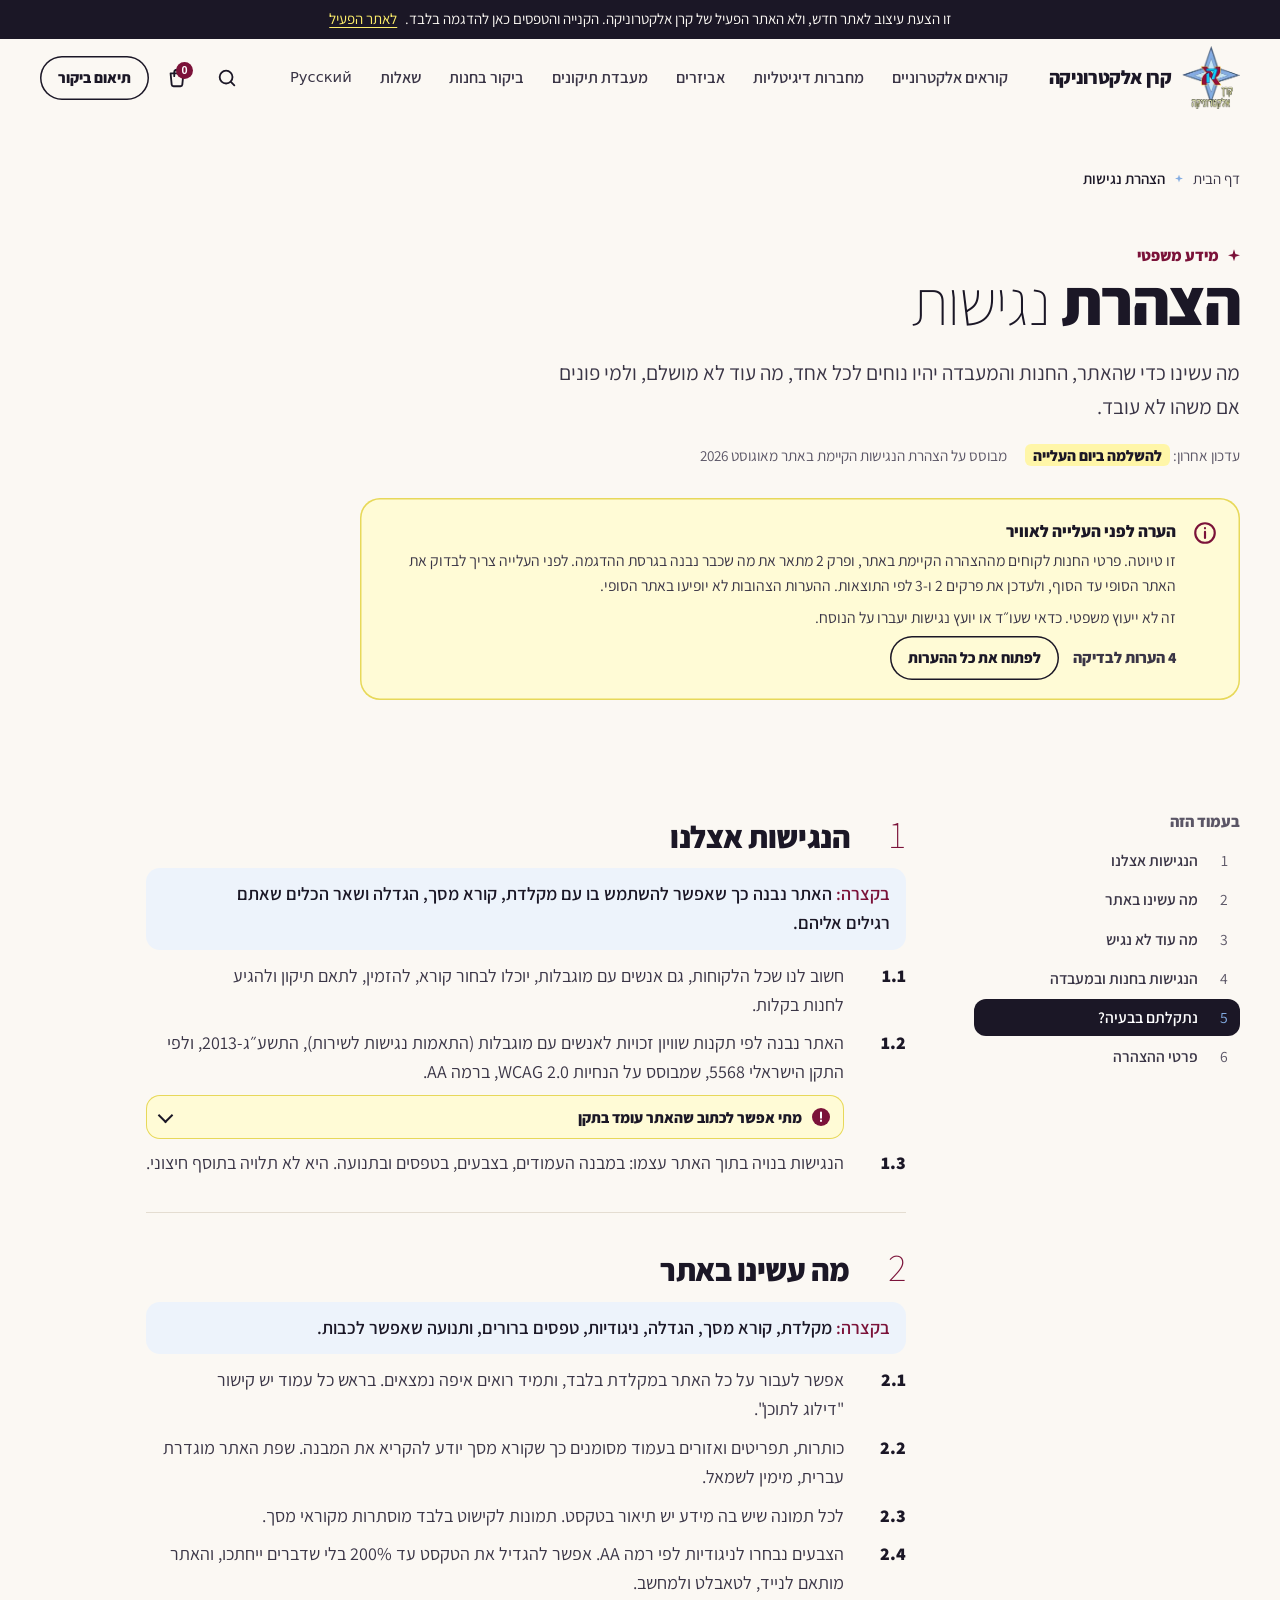
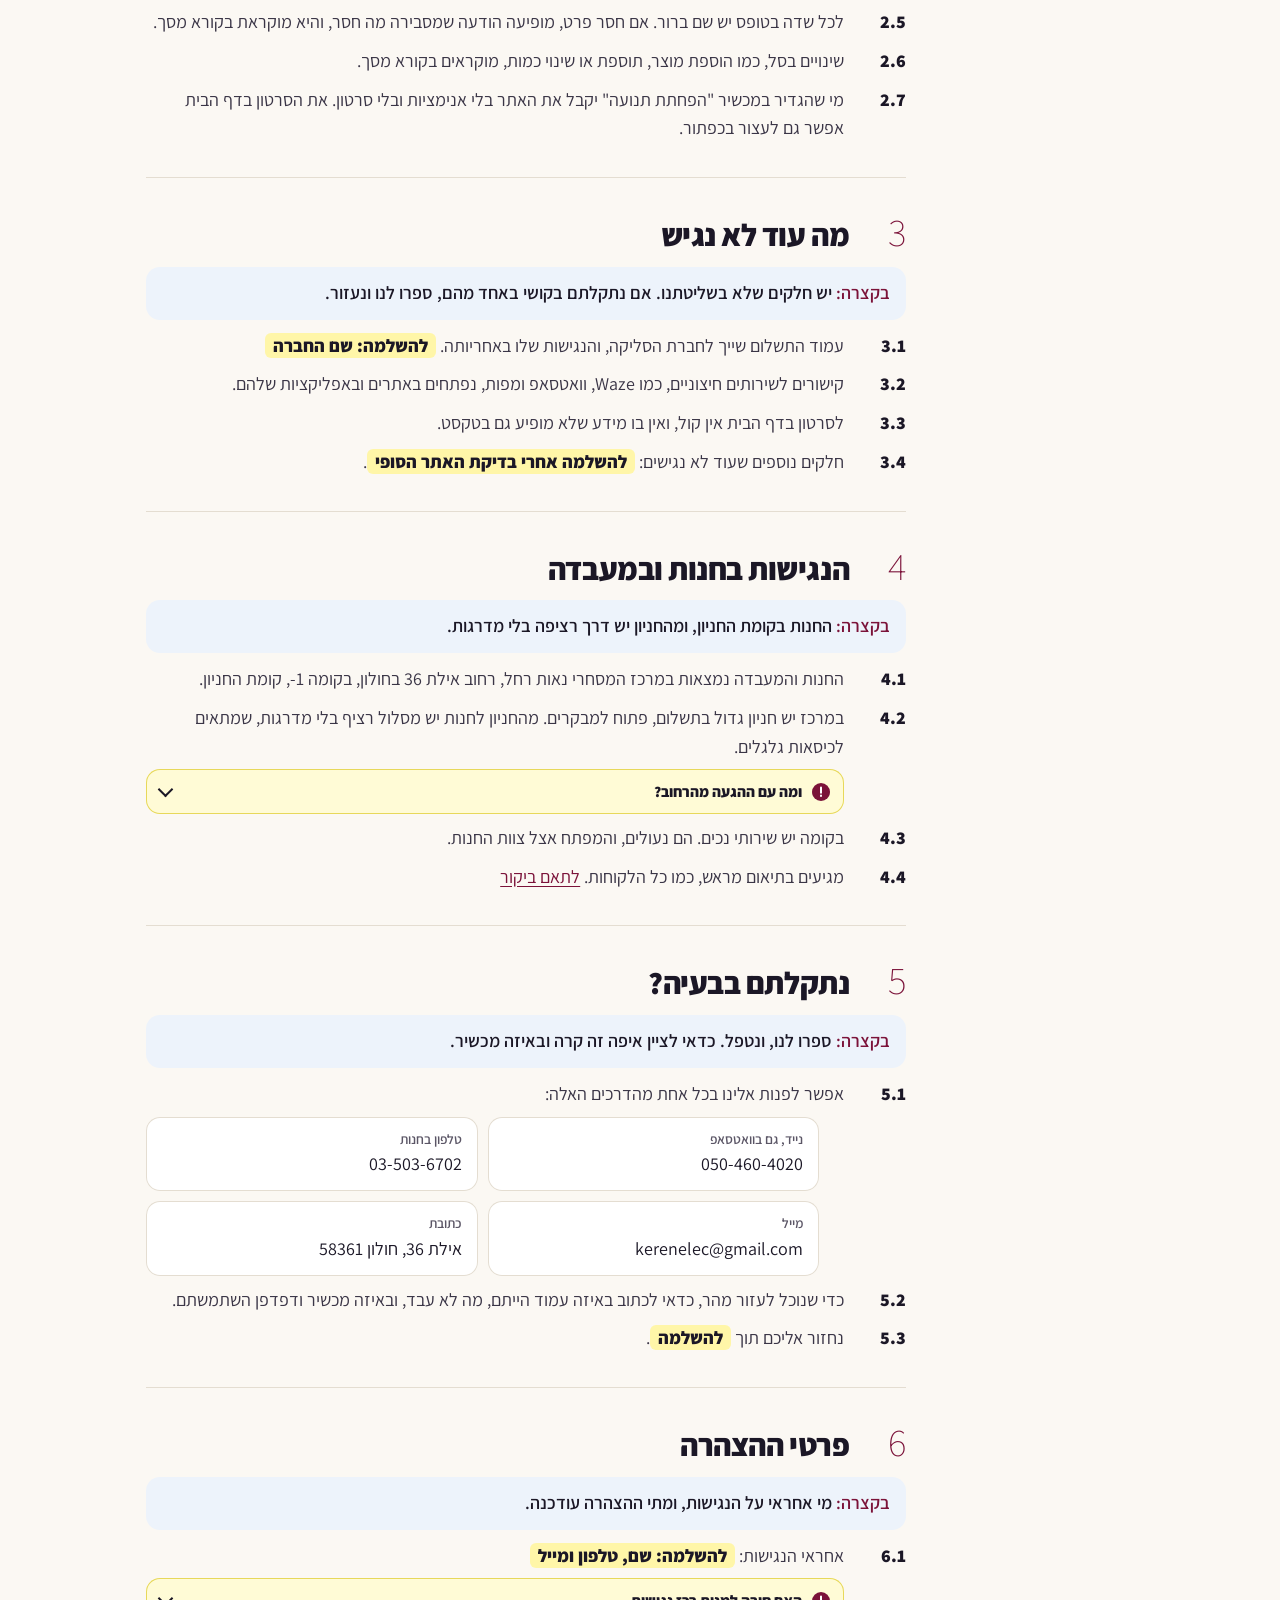
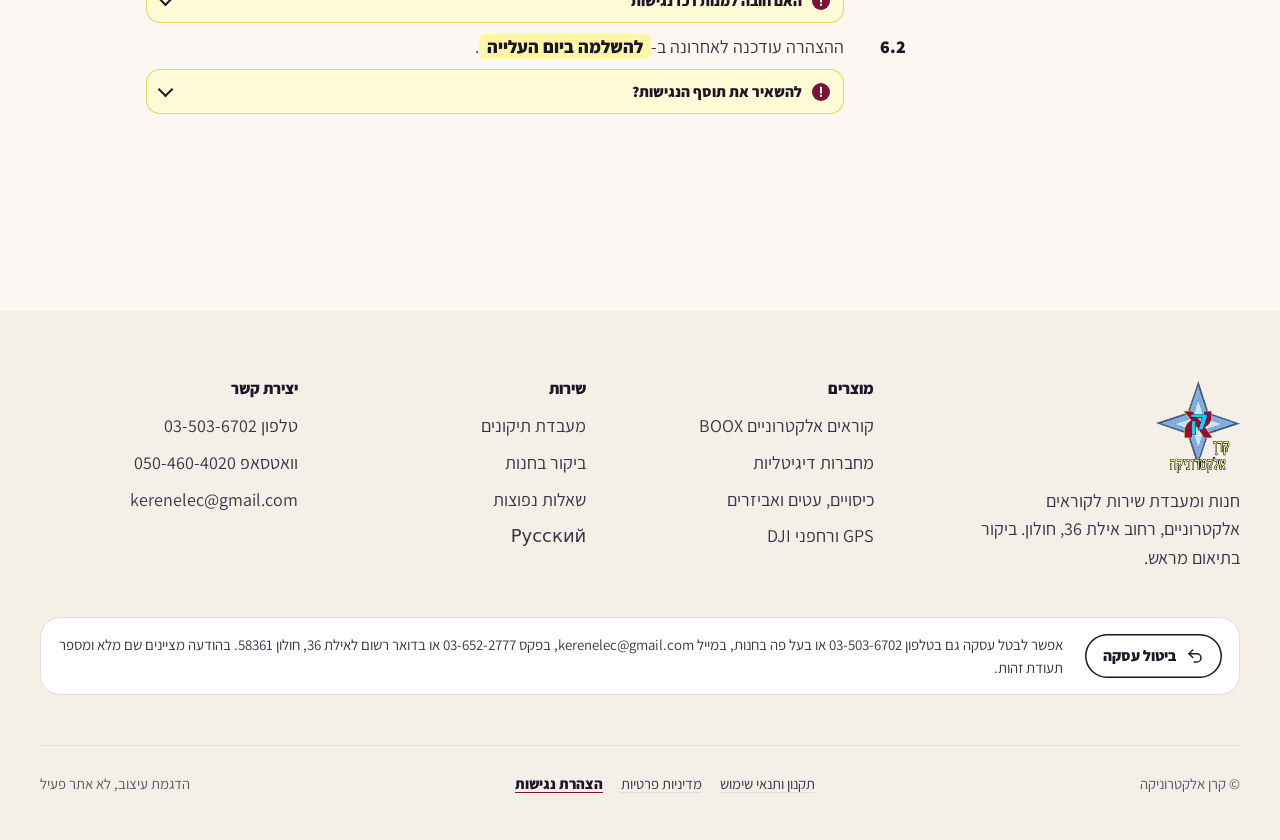
<file: accessibility.html>
<!doctype html>
<html lang="he" dir="rtl">
<head>
<meta charset="utf-8">
<meta name="viewport" content="width=device-width, initial-scale=1">
<meta name="robots" content="noindex">
<link rel="icon" href="data:image/svg+xml,%3Csvg%20xmlns%3D%22http%3A//www.w3.org/2000/svg%22%20viewBox%3D%220%200%2040%2040%22%3E%3Cpath%20d%3D%22M20%201l4.6%2014.4L39%2020l-14.4%204.6L20%2039l-4.6-14.4L1%2020l14.4-4.6z%22%20fill%3D%22%237B1239%22/%3E%3C/svg%3E">
<title>הצהרת נגישות | קרן אלקטרוניקה</title>
<meta name="description" content="מה עשינו כדי שהאתר, החנות והמעבדה בחולון יהיו נגישים, מה עוד לא מושלם, ולמי פונים אם משהו לא עובד.">
<link rel="preload" href="assets/fonts/assistant-hebrew-800-normal.woff2" as="font" type="font/woff2" crossorigin>
<link rel="preload" href="assets/fonts/assistant-hebrew-400-normal.woff2" as="font" type="font/woff2" crossorigin>

<link rel="stylesheet" href="assets/css/site.css">
<script type="application/ld+json">{"@context":"https://schema.org","@type":"BreadcrumbList","itemListElement":[{"@type":"ListItem","position":1,"name":"דף הבית","item":"index.html"},{"@type":"ListItem","position":2,"name":"הצהרת נגישות"}]}</script>
<meta property="og:type" content="website">
<meta property="og:locale" content="he_IL">
<meta property="og:title" content="הצהרת נגישות | קרן אלקטרוניקה">
<meta property="og:description" content="מה עשינו כדי שהאתר, החנות והמעבדה בחולון יהיו נגישים, מה עוד לא מושלם, ולמי פונים אם משהו לא עובד.">
<meta property="og:url" content="__SITE_URL__/accessibility.html">
<meta property="og:image" content="__SITE_URL__/assets/img/store-wide-poster.jpg">
<meta property="og:image:width" content="1600">
<meta property="og:image:height" content="900">
</head>
<body class="legal-page">
<a class="skip" href="#main">דילוג לתוכן</a>
<div class="concept-bar" role="note"><p>זו הצעת עיצוב לאתר חדש, ולא האתר הפעיל של קרן אלקטרוניקה. הקנייה והטפסים כאן להדגמה בלבד. <a href="https://kerenel.co.il/">לאתר הפעיל</a></p></div>
<svg width="0" height="0" style="position:absolute" aria-hidden="true" focusable="false">
  <symbol id="i-star" viewBox="0 0 32 32"><path d="M16 0l3.2 12.8L32 16l-12.8 3.2L16 32l-3.2-12.8L0 16l12.8-3.2z" fill="currentColor"/></symbol>
  <symbol id="i-arrow" viewBox="0 0 24 24"><path d="M19 12H5m6-6l-6 6 6 6" fill="none" stroke="currentColor" stroke-width="2" stroke-linecap="round" stroke-linejoin="round"/></symbol>
  <symbol id="i-check" viewBox="0 0 24 24"><path d="M4 12.5l5 5L20 6.5" fill="none" stroke="currentColor" stroke-width="2.2" stroke-linecap="round" stroke-linejoin="round"/></symbol>
  <symbol id="i-wa" viewBox="0 0 24 24"><path fill="currentColor" d="M12 2a10 10 0 00-8.6 15.1L2 22l5-1.3A10 10 0 1012 2zm0 18.2a8.2 8.2 0 01-4.2-1.2l-.3-.2-3 .8.8-2.9-.2-.3A8.2 8.2 0 1112 20.2zm4.5-6.1c-.2-.1-1.5-.7-1.7-.8-.2-.1-.4-.1-.6.1l-.8 1c-.1.2-.3.2-.5.1a6.7 6.7 0 01-3.3-2.9c-.3-.4.2-.4.7-1.3.1-.2 0-.3 0-.4l-.8-1.8c-.2-.5-.4-.4-.6-.4h-.5a1 1 0 00-.7.3 3 3 0 00-.9 2.2 5.2 5.2 0 001.1 2.7 11.8 11.8 0 004.5 4c1.7.7 2.3.8 3.2.6a2.7 2.7 0 001.8-1.3c.2-.6.2-1.1.2-1.2-.1-.1-.3-.2-.6-.3z"/></symbol>
  <symbol id="i-phone" viewBox="0 0 24 24"><path d="M5 3.5h3.5l2 5L8 10a11.5 11.5 0 006 6l1.5-2.5 5 2V19a2 2 0 01-2 2A16.5 16.5 0 013 5.5a2 2 0 012-2z" fill="none" stroke="currentColor" stroke-width="2" stroke-linejoin="round"/></symbol>
  <symbol id="i-mail" viewBox="0 0 24 24"><g fill="none" stroke="currentColor" stroke-width="2" stroke-linecap="round" stroke-linejoin="round"><rect x="3" y="5" width="18" height="14" rx="2.5"/><path d="M3.5 7l8.5 6 8.5-6"/></g></symbol>
  <symbol id="i-pin" viewBox="0 0 24 24"><g fill="none" stroke="currentColor" stroke-width="2" stroke-linejoin="round"><path d="M12 21s-7-6.2-7-11.5a7 7 0 0114 0C19 14.8 12 21 12 21z"/><circle cx="12" cy="9.5" r="2.5"/></g></symbol>
  <symbol id="i-cal" viewBox="0 0 24 24"><g fill="none" stroke="currentColor" stroke-width="2" stroke-linecap="round"><rect x="3" y="5" width="18" height="16" rx="3"/><path d="M3 10h18M8 3v4M16 3v4"/></g></symbol>
  <symbol id="i-screen" viewBox="0 0 24 24"><g fill="none" stroke="currentColor" stroke-width="2" stroke-linecap="round" stroke-linejoin="round"><rect x="5" y="2.5" width="14" height="19" rx="2.5"/><path d="M9.5 6.5l3 4-2.5 2 4 4.5"/></g></symbol>
  <symbol id="i-battery" viewBox="0 0 24 24"><g fill="none" stroke="currentColor" stroke-width="2" stroke-linecap="round"><rect x="2.5" y="7" width="17" height="10" rx="2.5"/><path d="M22 10.5v3M6.5 10.5v3M10 10.5v3"/></g></symbol>
  <symbol id="i-system" viewBox="0 0 24 24"><g fill="none" stroke="currentColor" stroke-width="2" stroke-linecap="round" stroke-linejoin="round"><path d="M20 12a8 8 0 11-2.3-5.6"/><path d="M20 4v4.5h-4.5"/><path d="M12 8v4l2.5 2"/></g></symbol>
  <symbol id="i-data" viewBox="0 0 24 24"><g fill="none" stroke="currentColor" stroke-width="2"><ellipse cx="12" cy="6" rx="7" ry="3"/><path d="M5 6v12c0 1.7 3.1 3 7 3s7-1.3 7-3V6M5 12c0 1.7 3.1 3 7 3s7-1.3 7-3"/></g></symbol>
  <symbol id="i-chip" viewBox="0 0 24 24"><g fill="none" stroke="currentColor" stroke-width="2" stroke-linecap="round"><rect x="7" y="7" width="10" height="10" rx="1.5"/><path d="M10 3v4M14 3v4M10 17v4M14 17v4M3 10h4M3 14h4M17 10h4M17 14h4"/></g></symbol>
  <symbol id="i-swap" viewBox="0 0 24 24"><path d="M4 8h14l-3.5-3.5M20 16H6l3.5 3.5" fill="none" stroke="currentColor" stroke-width="2" stroke-linecap="round" stroke-linejoin="round"/></symbol>
  <symbol id="i-light" viewBox="0 0 24 24"><g fill="none" stroke="currentColor" stroke-width="2" stroke-linecap="round"><circle cx="12" cy="12" r="4"/><path d="M12 2.5v2M12 19.5v2M5.3 5.3l1.4 1.4M17.3 17.3l1.4 1.4M2.5 12h2M19.5 12h2M5.3 18.7l1.4-1.4M17.3 6.7l1.4-1.4"/></g></symbol>
  <symbol id="i-pen" viewBox="0 0 24 24"><g fill="none" stroke="currentColor" stroke-width="2" stroke-linecap="round" stroke-linejoin="round"><path d="M4 20l1.2-4.8L16 4.4l3.6 3.6L8.8 18.8z"/><path d="M13.8 6.6l3.6 3.6"/></g></symbol>
  <symbol id="i-book" viewBox="0 0 24 24"><g fill="none" stroke="currentColor" stroke-width="2" stroke-linecap="round" stroke-linejoin="round"><path d="M4 19.5V5a2 2 0 012-2h13v15H6a2 2 0 00-2 2 2 2 0 002 2h13"/><path d="M8.5 7.5h6"/></g></symbol>
  <symbol id="i-shield" viewBox="0 0 24 24"><g fill="none" stroke="currentColor" stroke-width="2" stroke-linecap="round" stroke-linejoin="round"><path d="M12 3l8 3v6c0 4.5-3.4 8.3-8 9-4.6-.7-8-4.5-8-9V6z"/><path d="M8.5 12l2.5 2.5 4.5-5"/></g></symbol>
  <symbol id="i-truck" viewBox="0 0 24 24"><g fill="none" stroke="currentColor" stroke-width="2" stroke-linejoin="round"><path d="M2.5 6h11.5v10H2.5zM14 9.5h4.2l3.3 3.3V16H14"/><circle cx="7" cy="17.5" r="1.9"/><circle cx="17.5" cy="17.5" r="1.9"/></g></symbol>
  <symbol id="i-tool" viewBox="0 0 24 24"><path d="M15.5 3.5a5 5 0 00-4.7 6.7L3.5 17.5v3h3l7.3-7.3a5 5 0 006.7-4.7l-3 1.5-2.5-2.5 1.5-3z" fill="none" stroke="currentColor" stroke-width="2" stroke-linejoin="round"/></symbol>
  <symbol id="i-info" viewBox="0 0 24 24"><g fill="none" stroke="currentColor" stroke-width="2" stroke-linecap="round"><circle cx="12" cy="12" r="9"/><path d="M12 11v5.5M12 7.5v.2"/></g></symbol>
  <symbol id="i-car" viewBox="0 0 24 24"><g fill="none" stroke="currentColor" stroke-width="2" stroke-linejoin="round"><path d="M4 16.5V12l2.2-5h11.6L20 12v4.5z"/><path d="M4 12h16"/><circle cx="8" cy="16.5" r="1.8"/><circle cx="16" cy="16.5" r="1.8"/></g></symbol>
  <symbol id="i-access" viewBox="0 0 24 24"><g fill="none" stroke="currentColor" stroke-width="2" stroke-linecap="round" stroke-linejoin="round"><circle cx="11" cy="4.2" r="1.8"/><path d="M11 7.5v6h5.2l2.6 5.5M11 10.3h4.8"/><path d="M8 10.8a5.2 5.2 0 107.2 7"/></g></symbol>
  <symbol id="i-stairs" viewBox="0 0 24 24"><path d="M3 5h5v4h4v4h4v4h5" fill="none" stroke="currentColor" stroke-width="2" stroke-linecap="round" stroke-linejoin="round"/></symbol>
  <symbol id="i-key" viewBox="0 0 24 24"><g fill="none" stroke="currentColor" stroke-width="2" stroke-linecap="round"><circle cx="8" cy="15" r="4"/><path d="M11 12l8.5-8.5M16 7l2.5 2.5M13.5 9.5l2 2"/></g></symbol>
  <symbol id="i-camera" viewBox="0 0 24 24"><g fill="none" stroke="currentColor" stroke-width="2" stroke-linejoin="round"><path d="M3.5 8h3.5l2-3h6l2 3h3.5v11h-17z"/><circle cx="12" cy="13" r="3.5"/></g></symbol>
  <symbol id="i-lock" viewBox="0 0 24 24"><g fill="none" stroke="currentColor" stroke-width="2"><rect x="5" y="10.5" width="14" height="10" rx="2"/><path d="M8 10.5V7a4 4 0 018 0v3.5"/></g></symbol>
  <symbol id="i-card" viewBox="0 0 24 24"><g fill="none" stroke="currentColor" stroke-width="2" stroke-linecap="round"><rect x="3" y="5.5" width="18" height="13" rx="2.5"/><path d="M3 10h18M7 15h4"/></g></symbol>
  <symbol id="i-return" viewBox="0 0 24 24"><g fill="none" stroke="currentColor" stroke-width="2" stroke-linecap="round" stroke-linejoin="round"><path d="M9 14L4 9l5-5"/><path d="M4 9h10.5a5.5 5.5 0 010 11H11"/></g></symbol>
  <symbol id="i-user" viewBox="0 0 24 24"><g fill="none" stroke="currentColor" stroke-width="2" stroke-linecap="round"><circle cx="12" cy="8" r="4"/><path d="M4.5 20.5a7.5 7.5 0 0115 0"/></g></symbol>
  <symbol id="i-doc" viewBox="0 0 24 24"><g fill="none" stroke="currentColor" stroke-width="2" stroke-linecap="round" stroke-linejoin="round"><path d="M6 3h8l4 4v14H6z"/><path d="M14 3v4h4M9 12h6M9 16h6"/></g></symbol>
  <symbol id="i-bag" viewBox="0 0 24 24"><g fill="none" stroke="currentColor" stroke-width="2" stroke-linecap="round" stroke-linejoin="round"><path d="M5 7h14l-1.2 12.2a2 2 0 01-2 1.8H8.2a2 2 0 01-2-1.8z"/><path d="M9 10V6a3 3 0 016 0v4"/></g></symbol>
  <symbol id="i-eye" viewBox="0 0 24 24"><g fill="none" stroke="currentColor" stroke-width="2"><path d="M2.5 12S6 5.5 12 5.5 21.5 12 21.5 12 18 18.5 12 18.5 2.5 12 2.5 12z"/><circle cx="12" cy="12" r="3"/></g></symbol>
</svg>

<header class="site-header" id="hdr">
  <div class="wrap bar">
    <a class="brand" href="index.html" aria-label="קרן אלקטרוניקה, לדף הבית"><img src="assets/img/logo-128.webp" width="128" height="139" alt=""><span class="wm"><b>קרן אלקטרוניקה</b><small>BOOX · חנות ומעבדה בחולון</small></span></a>
    <nav class="main-nav" aria-label="ראשי">
      <a href="e-readers.html">קוראים אלקטרוניים</a>
      <a href="e-readers.html?f=write">מחברות דיגיטליות</a>
      <a href="#" data-demo="accessories">אביזרים</a>
      <a href="repairs.html">מעבדת תיקונים</a>
      <a href="visit.html">ביקור בחנות</a>
      <a href="index.html#faq">שאלות</a>
      <a href="#" data-demo="ru" lang="ru">Русский</a>
    </nav>
    <div class="tools">
      <button class="icon-btn" type="button" data-demo="search" aria-label="חיפוש באתר"><svg viewBox="0 0 24 24" fill="none" stroke="currentColor" stroke-width="2" stroke-linecap="round" aria-hidden="true"><circle cx="11" cy="11" r="7"/><path d="M20 20l-3.5-3.5"/></svg></button>
      <button class="icon-btn cart" type="button" data-demo="cart" aria-label="סל הקניות, 0 פריטים"><svg viewBox="0 0 24 24" fill="none" stroke="currentColor" stroke-width="2" stroke-linecap="round" stroke-linejoin="round" aria-hidden="true"><path d="M5 7h14l-1.2 12.2a2 2 0 01-2 1.8H8.2a2 2 0 01-2-1.8z"/><path d="M9 10V6a3 3 0 016 0v4"/></svg><b>0</b></button>
      <a class="btn btn-ghost btn-small" href="visit.html#book">תיאום ביקור</a>
      <button class="icon-btn menu-btn" type="button" aria-label="פתיחת התפריט" aria-expanded="false" aria-controls="drawer"><svg viewBox="0 0 24 24" fill="none" stroke="currentColor" stroke-width="2" stroke-linecap="round" aria-hidden="true"><path d="M4 7h16M4 12h16M4 17h10"/></svg></button>
    </div>
  </div>
</header>

<div class="drawer" id="drawer" aria-hidden="true">
  <div class="shade" data-close></div>
  <nav class="panel" aria-label="תפריט נייד">
    <button class="icon-btn close" type="button" data-close aria-label="סגירת התפריט"><svg viewBox="0 0 24 24" fill="none" stroke="currentColor" stroke-width="2" stroke-linecap="round" aria-hidden="true"><path d="M6 6l12 12M18 6L6 18"/></svg></button>
    <a href="e-readers.html">קוראים אלקטרוניים</a>
    <a href="e-readers.html?f=write">מחברות דיגיטליות</a>
    <a href="#" data-demo="accessories">אביזרים</a>
    <a href="repairs.html">מעבדת תיקונים</a>
    <a href="visit.html">ביקור בחנות</a>
    <a href="index.html#faq">שאלות נפוצות</a>
    <a href="#" data-demo="ru" lang="ru">Русский</a>
    <a class="btn btn-primary" href="visit.html#book">תיאום ביקור בחנות</a>
  </nav>
</div>

<main id="main">
  <div class="wrap legal-head">
    <nav class="crumbs" aria-label="מיקום באתר"><ol><li><a href="index.html">דף הבית</a></li><li aria-current="page">הצהרת נגישות</li></ol></nav>
    <p class="kicker rise" style="margin-top:22px">מידע משפטי</p>
    <h1 class="h1 pg rise" style="--i:1">הצהרת <span class="thin">נגישות</span></h1>
    <p class="lede rise" style="--i:2">מה עשינו כדי שהאתר, החנות והמעבדה יהיו נוחים לכל אחד, מה עוד לא מושלם, ולמי פונים אם משהו לא עובד.</p>
    <p class="updated rise" style="--i:3"><span>עדכון אחרון: <span class="fill-in">להשלמה ביום העלייה</span></span><span>מבוסס על הצהרת הנגישות הקיימת באתר מאוגוסט 2026</span></p>
    <aside class="review-note rise" style="--i:4" aria-labelledby="rn-h">
      <svg aria-hidden="true"><use href="#i-info"/></svg>
      <div>
        <b id="rn-h">הערה לפני העלייה לאוויר</b>
        <p>זו טיוטה. פרטי החנות לקוחים מההצהרה הקיימת באתר, ופרק 2 מתאר את מה שכבר נבנה בגרסת ההדגמה. לפני העלייה צריך לבדוק את האתר הסופי עד הסוף, ולעדכן את פרקים 2 ו-3 לפי התוצאות. ההערות הצהובות לא יופיעו באתר הסופי.</p>
        <p>זה לא ייעוץ משפטי. כדאי שעו״ד או יועץ נגישות יעברו על הנוסח.</p>
        <p class="flag-count"><span id="flagN">4 הערות לבדיקה</span> <button class="btn btn-ghost btn-small" type="button" data-flags aria-pressed="false" aria-describedby="flagN"><span>לפתוח את כל ההערות</span></button></p>
      </div>
    </aside>
  </div>

  <div class="wrap legal-grid">
    <nav class="toc" aria-labelledby="toc-h">
      <h2 id="toc-h">בעמוד הזה</h2>
      <ol>
        <li><a href="#a-commit">הנגישות אצלנו</a></li>
        <li><a href="#a-site">מה עשינו באתר</a></li>
        <li><a href="#a-gaps">מה עוד לא נגיש</a></li>
        <li><a href="#a-store">הנגישות בחנות ובמעבדה</a></li>
        <li><a href="#a-contact">נתקלתם בבעיה?</a></li>
        <li><a href="#a-details">פרטי ההצהרה</a></li>
      </ol>
    </nav>

    <div class="prose">
      <details class="toc-m">
        <summary>בעמוד הזה: 6 פרקים</summary>
        <ol>
          <li><a href="#a-commit">הנגישות אצלנו</a></li><li><a href="#a-site">מה עשינו באתר</a></li><li><a href="#a-gaps">מה עוד לא נגיש</a></li><li><a href="#a-store">הנגישות בחנות ובמעבדה</a></li><li><a href="#a-contact">נתקלתם בבעיה?</a></li><li><a href="#a-details">פרטי ההצהרה</a></li>
        </ol>
      </details>

      <section id="a-commit" aria-labelledby="a-commit-h">
        <h2 id="a-commit-h">הנגישות אצלנו</h2>
        <p class="plain">האתר נבנה כך שאפשר להשתמש בו עם מקלדת, קורא מסך, הגדלה ושאר הכלים שאתם רגילים אליהם.</p>
        <ol class="clauses">
          <li><div><p>חשוב לנו שכל הלקוחות, גם אנשים עם מוגבלות, יוכלו לבחור קורא, להזמין, לתאם תיקון ולהגיע לחנות בקלות.</p></div></li>
          <li><div><p>האתר נבנה לפי תקנות שוויון זכויות לאנשים עם מוגבלות (התאמות נגישות לשירות), התשע״ג-2013, ולפי התקן הישראלי 5568, שמבוסס על הנחיות WCAG 2.0, ברמה AA.</p>
            <details class="flag"><summary>מתי אפשר לכתוב שהאתר עומד בתקן</summary><div class="fbody"><p>כרגע כתוב שהאתר נבנה לפי התקן. את המשפט "האתר עומד בתקן" כדאי לכתוב רק אחרי בדיקת נגישות מלאה של האתר הסופי, עם התוכן האמיתי, עמוד התשלום והטפסים שעובדים.</p></div></details></div></li>
          <li><div><p>הנגישות בנויה בתוך האתר עצמו: במבנה העמודים, בצבעים, בטפסים ובתנועה. היא לא תלויה בתוסף חיצוני.</p></div></li>
        </ol>
      </section>

      <section id="a-site" aria-labelledby="a-site-h">
        <h2 id="a-site-h">מה עשינו באתר</h2>
        <p class="plain">מקלדת, קורא מסך, הגדלה, ניגודיות, טפסים ברורים, ותנועה שאפשר לכבות.</p>
        <ol class="clauses">
          <li><div><p>אפשר לעבור על כל האתר במקלדת בלבד, ותמיד רואים איפה נמצאים. בראש כל עמוד יש קישור "דילוג לתוכן".</p></div></li>
          <li><div><p>כותרות, תפריטים ואזורים בעמוד מסומנים כך שקורא מסך יודע להקריא את המבנה. שפת האתר מוגדרת עברית, מימין לשמאל.</p></div></li>
          <li><div><p>לכל תמונה שיש בה מידע יש תיאור בטקסט. תמונות לקישוט בלבד מוסתרות מקוראי מסך.</p></div></li>
          <li><div><p>הצבעים נבחרו לניגודיות לפי רמה AA. אפשר להגדיל את הטקסט עד 200% בלי שדברים ייחתכו, והאתר מותאם לנייד, לטאבלט ולמחשב.</p></div></li>
          <li><div><p>לכל שדה בטופס יש שם ברור. אם חסר פרט, מופיעה הודעה שמסבירה מה חסר, והיא מוקראת בקורא מסך.</p></div></li>
          <li><div><p>שינויים בסל, כמו הוספת מוצר, תוספת או שינוי כמות, מוקראים בקורא מסך.</p></div></li>
          <li><div><p>מי שהגדיר במכשיר "הפחתת תנועה" יקבל את האתר בלי אנימציות ובלי סרטון. את הסרטון בדף הבית אפשר גם לעצור בכפתור.</p></div></li>
        </ol>
      </section>

      <section id="a-gaps" aria-labelledby="a-gaps-h">
        <h2 id="a-gaps-h">מה עוד לא נגיש</h2>
        <p class="plain">יש חלקים שלא בשליטתנו. אם נתקלתם בקושי באחד מהם, ספרו לנו ונעזור.</p>
        <ol class="clauses">
          <li><div><p>עמוד התשלום שייך לחברת הסליקה, והנגישות שלו באחריותה. <span class="fill-in">להשלמה: שם החברה</span></p></div></li>
          <li><div><p>קישורים לשירותים חיצוניים, כמו Waze, וואטסאפ ומפות, נפתחים באתרים ובאפליקציות שלהם.</p></div></li>
          <li><div><p>לסרטון בדף הבית אין קול, ואין בו מידע שלא מופיע גם בטקסט.</p></div></li>
          <li><div><p>חלקים נוספים שעוד לא נגישים: <span class="fill-in">להשלמה אחרי בדיקת האתר הסופי</span>.</p></div></li>
        </ol>
      </section>

      <section id="a-store" aria-labelledby="a-store-h">
        <h2 id="a-store-h">הנגישות בחנות ובמעבדה</h2>
        <p class="plain">החנות בקומת החניון, ומהחניון יש דרך רציפה בלי מדרגות.</p>
        <ol class="clauses">
          <li><div><p>החנות והמעבדה נמצאות במרכז המסחרי נאות רחל, רחוב אילת 36 בחולון, בקומה <bdi dir="ltr">-1</bdi>, קומת החניון.</p></div></li>
          <li><div><p>במרכז יש חניון גדול בתשלום, פתוח למבקרים. מהחניון לחנות יש מסלול רציף בלי מדרגות, שמתאים לכיסאות גלגלים.</p>
            <details class="flag"><summary>ומה עם ההגעה מהרחוב?</summary><div class="fbody"><p>ההוראות בדף הביקור, מהכניסה ברחוב, כוללות ירידה של קומה. צריך לברר אם יש מעלית או מסלול נגיש גם מהרחוב, ולכתוב את זה כאן ובדף הביקור.</p></div></details></div></li>
          <li><div><p>בקומה יש שירותי נכים. הם נעולים, והמפתח אצל צוות החנות.</p></div></li>
          <li><div><p>מגיעים בתיאום מראש, כמו כל הלקוחות. <a href="visit.html#book">לתאם ביקור</a></p></div></li>
        </ol>
      </section>

      <section id="a-contact" aria-labelledby="a-contact-h">
        <h2 id="a-contact-h">נתקלתם בבעיה?</h2>
        <p class="plain">ספרו לנו, ונטפל. כדאי לציין איפה זה קרה ובאיזה מכשיר.</p>
        <ol class="clauses">
          <li><div><p>אפשר לפנות אלינו בכל אחת מהדרכים האלה:</p>
            <ul class="legal-contact">
              <li><b>נייד, גם בוואטסאפ</b><span class="nw">050-460-4020</span></li>
              <li><b>טלפון בחנות</b><span class="nw">03-503-6702</span></li>
              <li><b>מייל</b>kerenelec@gmail.com</li>
              <li><b>כתובת</b>אילת 36, חולון 58361</li>
            </ul></div></li>
          <li><div><p>כדי שנוכל לעזור מהר, כדאי לכתוב באיזה עמוד הייתם, מה לא עבד, ובאיזה מכשיר ודפדפן השתמשתם.</p></div></li>
          <li><div><p>נחזור אליכם תוך <span class="fill-in">להשלמה</span>.</p></div></li>
        </ol>
      </section>

      <section id="a-details" aria-labelledby="a-details-h">
        <h2 id="a-details-h">פרטי ההצהרה</h2>
        <p class="plain">מי אחראי על הנגישות, ומתי ההצהרה עודכנה.</p>
        <ol class="clauses">
          <li><div><p>אחראי הנגישות: <span class="fill-in">להשלמה: שם, טלפון ומייל</span></p>
            <details class="flag"><summary>האם חובה למנות רכז נגישות</summary><div class="fbody"><p>החובה למנות רכז נגישות תלויה בגודל העסק. אם היא לא חלה עליכם, אפשר לכתוב כאן את מי שמטפל בפניות. כדאי לבדוק עם עו״ד או יועץ נגישות.</p></div></details></div></li>
          <li><div><p>ההצהרה עודכנה לאחרונה ב-<span class="fill-in">להשלמה ביום העלייה</span>.</p>
            <details class="flag"><summary>להשאיר את תוסף הנגישות?</summary><div class="fbody"><p>באתר הקיים יש תוסף נגישות, עם הגדלת טקסט, ניגודיות ועוד. האתר החדש נבנה נגיש מהיסוד, ולפי מה שידוע לנו החוק לא מחייב תוסף כזה. אם תרצו להשאיר אותו, צריך לבדוק שהוא לא מפריע לקוראי מסך. ההחלטה שלכם.</p></div></details></div></li>
        </ol>
      </section>
    </div>
  </div>
</main>

<footer class="site-footer">
  <div class="wrap">
    <div class="foot-grid">
      <div class="foot-brand"><img src="assets/img/logo-300.webp" width="300" height="326" alt="קרן אלקטרוניקה" loading="lazy"><p>חנות ומעבדת שירות לקוראים אלקטרוניים, רחוב אילת 36, חולון. ביקור בתיאום מראש.</p></div>
      <div><h2>מוצרים</h2><ul><li><a href="e-readers.html">קוראים אלקטרוניים BOOX</a></li><li><a href="e-readers.html?f=write">מחברות דיגיטליות</a></li><li><a href="#" data-demo="accessories">כיסויים, עטים ואביזרים</a></li><li><a href="#" data-demo="gps">GPS ורחפני DJI</a></li></ul></div>
      <div><h2>שירות</h2><ul><li><a href="repairs.html">מעבדת תיקונים</a></li><li><a href="visit.html">ביקור בחנות</a></li><li><a href="index.html#faq">שאלות נפוצות</a></li><li><a href="#" lang="ru" data-demo="ru">Русский</a></li></ul></div>
      <div><h2>יצירת קשר</h2><ul><li><a href="#" data-demo="tel">טלפון <span class="nw">03-503-6702</span></a></li><li><a href="#" data-demo="whatsapp">וואטסאפ <span class="nw">050-460-4020</span></a></li><li><a href="#" data-demo="mail">kerenelec@gmail.com</a></li></ul></div>
    </div>
    <div class="cancel-row">
      <a class="btn btn-ghost btn-small" href="cancel.html"><svg aria-hidden="true"><use href="#i-return"/></svg>ביטול עסקה</a>
      <p>אפשר לבטל עסקה גם בטלפון <span class="nw">03-503-6702</span> או בעל פה בחנות, במייל kerenelec@gmail.com, בפקס <span class="nw">03-652-2777</span> או בדואר רשום לאילת 36, חולון 58361. בהודעה מציינים שם מלא ומספר תעודת זהות.</p>
    </div>
    <div class="legal">
      <span>© קרן אלקטרוניקה</span>
      <nav aria-label="מידע משפטי"><ul><li><a href="terms.html">תקנון ותנאי שימוש</a></li><li><a href="privacy.html">מדיניות פרטיות</a></li><li><a href="accessibility.html" aria-current="page">הצהרת נגישות</a></li></ul></nav>
      <span>הדגמת עיצוב, לא אתר פעיל</span>
    </div>
  </div>
</footer>

<aside aria-label="וואטסאפ"><a class="fab away" href="#" data-demo="whatsapp" aria-label="כתבו לנו בוואטסאפ"><svg aria-hidden="true"><use href="#i-wa"/></svg></a></aside>
<div class="toast" id="toast" role="status" aria-live="polite"></div>
<script src="assets/js/site.js" defer></script>
</body>
</html>
</file>
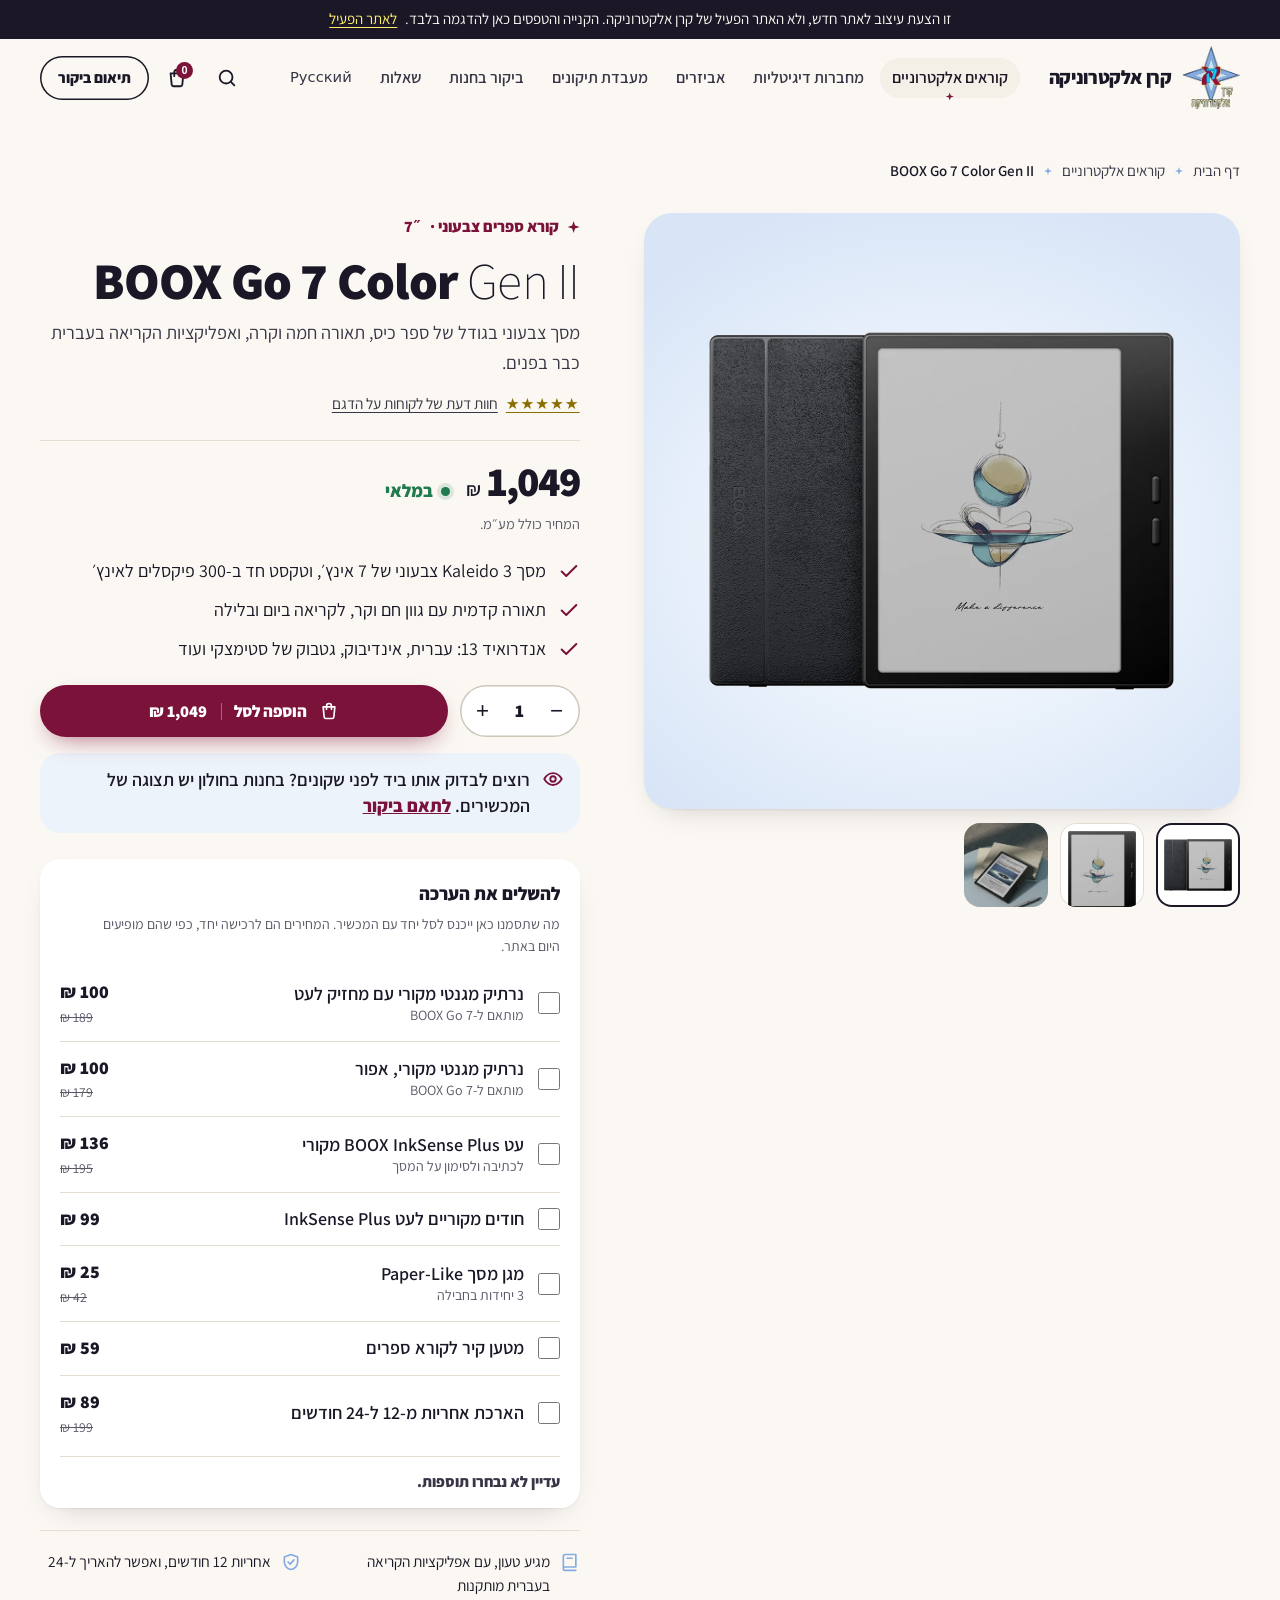
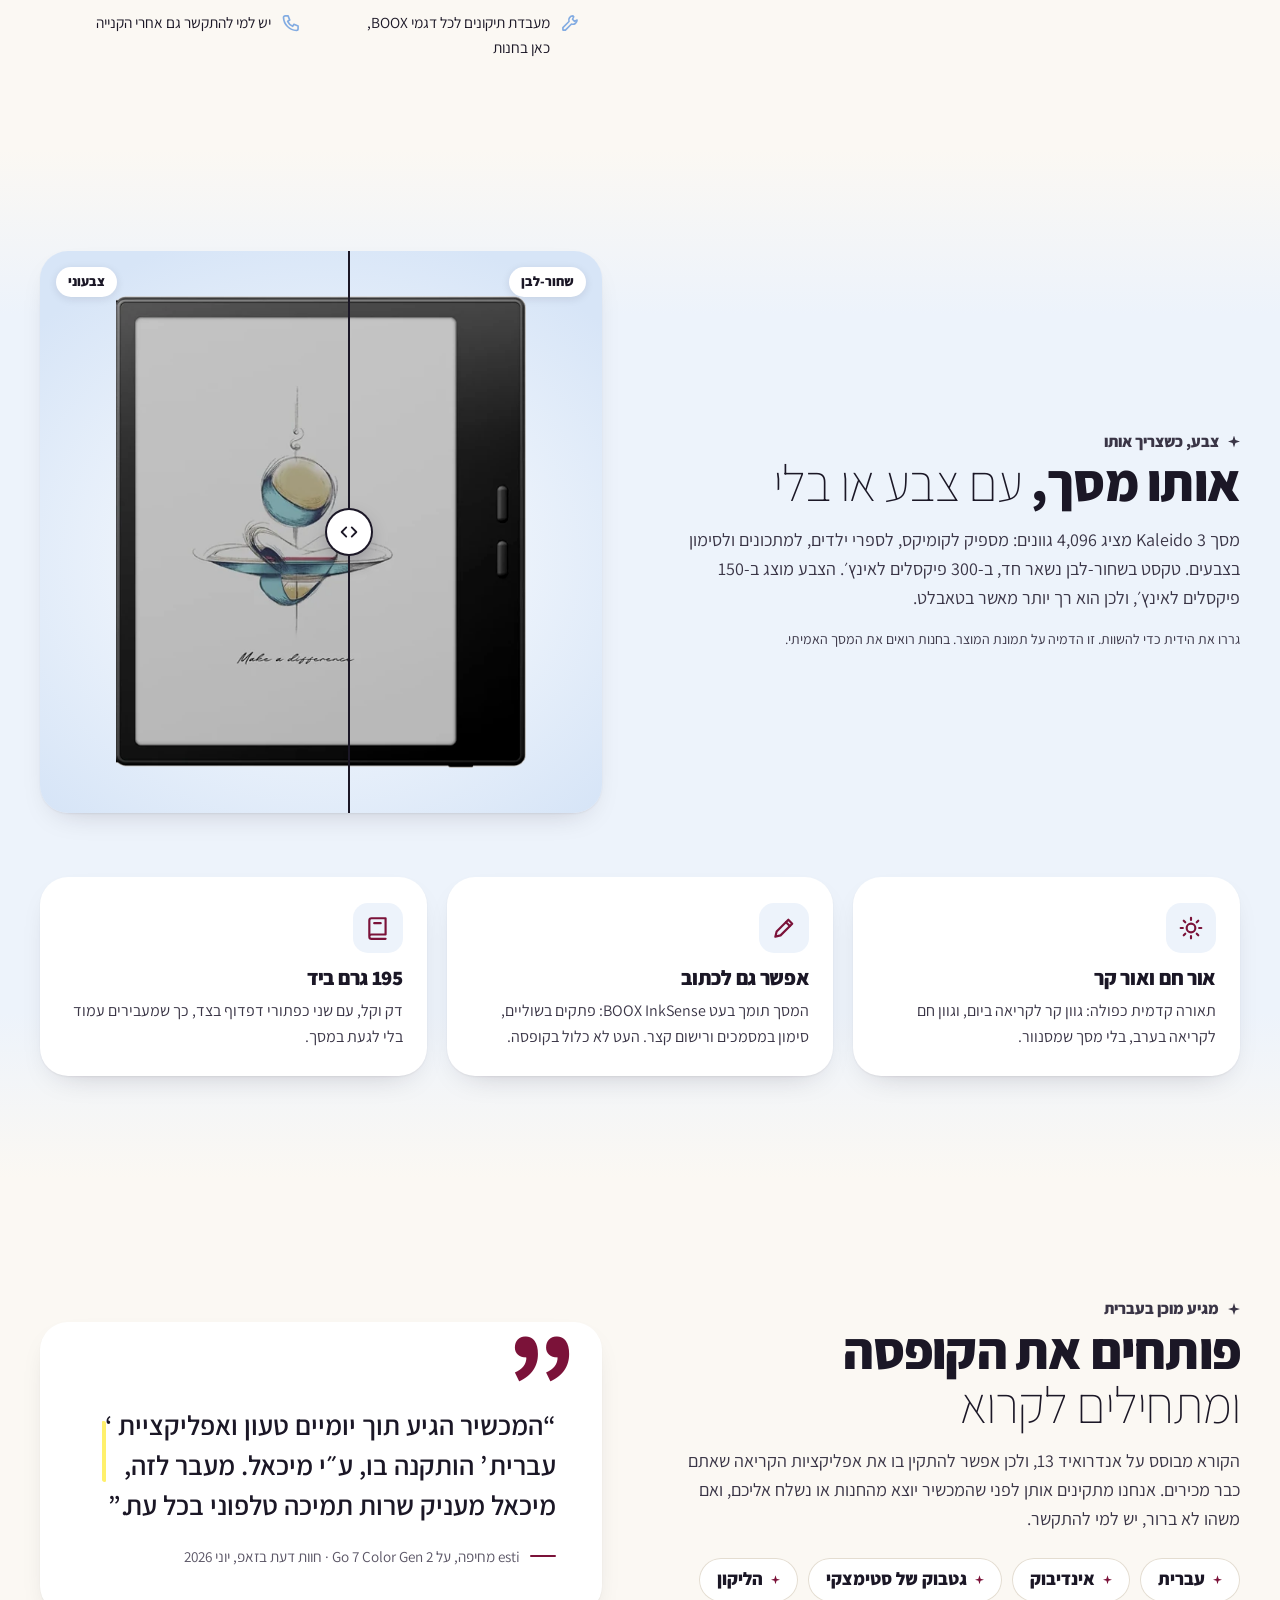
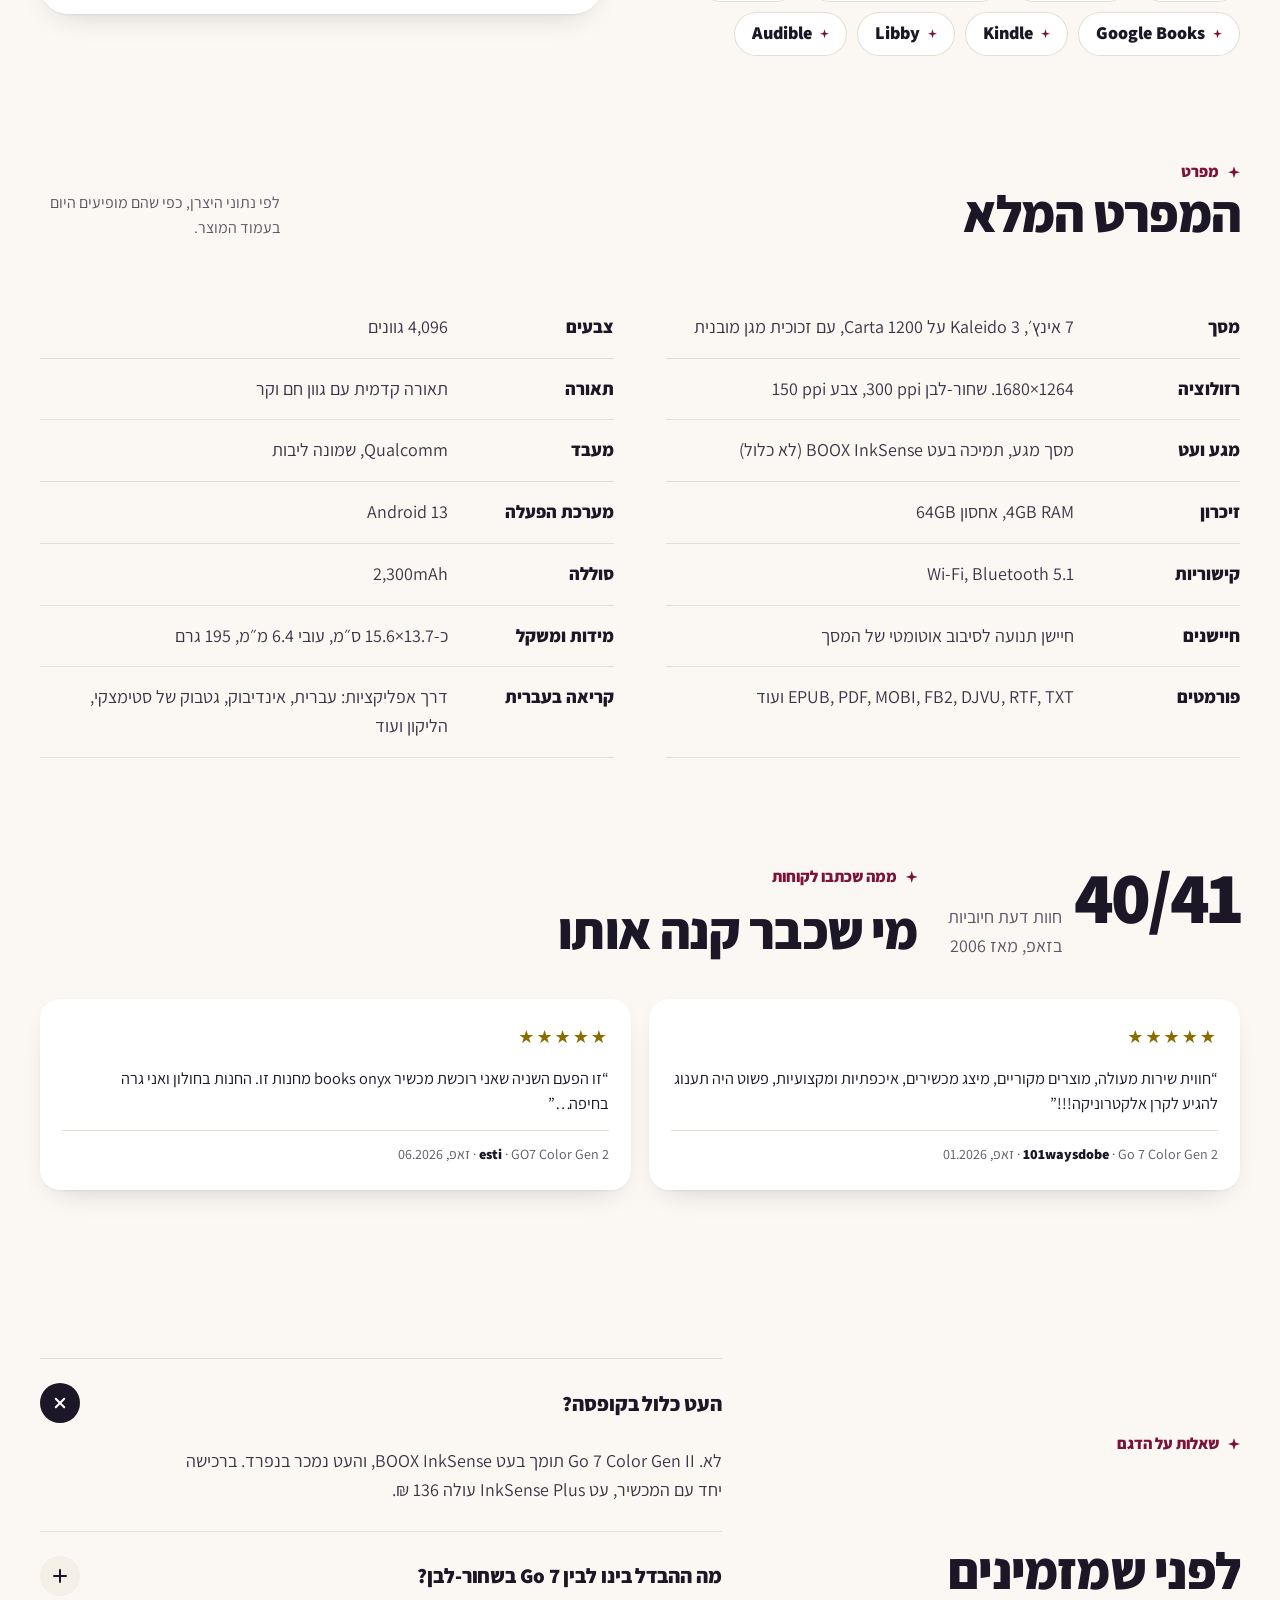
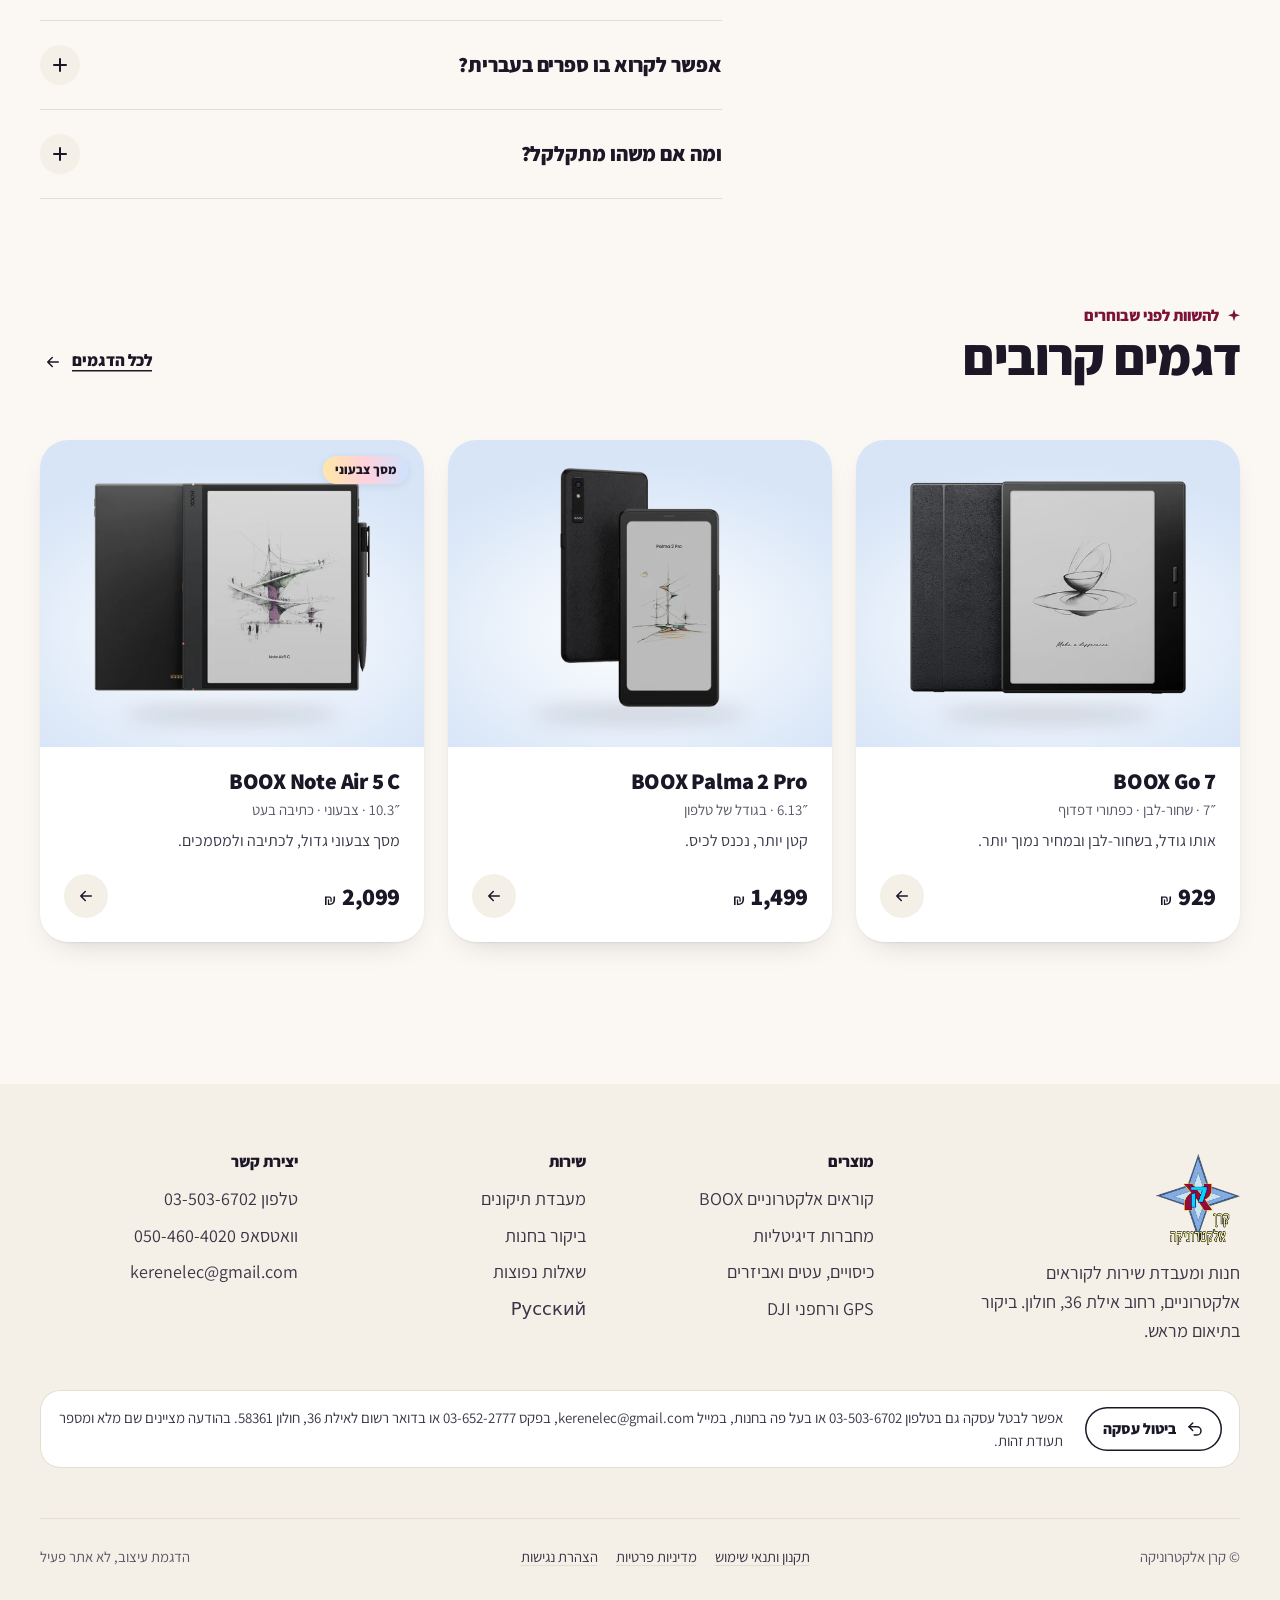
<file: boox-go-7-color-gen-ii.html>
<!doctype html>
<html lang="he" dir="rtl">
<head>
<meta charset="utf-8">
<meta name="viewport" content="width=device-width, initial-scale=1">
<meta name="robots" content="noindex">
<link rel="icon" href="data:image/svg+xml,%3Csvg%20xmlns%3D%22http%3A//www.w3.org/2000/svg%22%20viewBox%3D%220%200%2040%2040%22%3E%3Cpath%20d%3D%22M20%201l4.6%2014.4L39%2020l-14.4%204.6L20%2039l-4.6-14.4L1%2020l14.4-4.6z%22%20fill%3D%22%237B1239%22/%3E%3C/svg%3E">
<title>BOOX Go 7 Color Gen II, קורא ספרים צבעוני 7 אינץ׳ | קרן אלקטרוניקה</title>
<meta name="description" content="BOOX Go 7 Color Gen II: מסך צבעוני של 7 אינץ׳, תאורה חמה וקרה ואנדרואיד 13 עם אפליקציות הקריאה בעברית. 1,049 ₪, בתצוגה בחנות בחולון.">
<link rel="preload" href="assets/fonts/assistant-hebrew-800-normal.woff2" as="font" type="font/woff2" crossorigin>
<link rel="preload" href="assets/fonts/assistant-hebrew-400-normal.woff2" as="font" type="font/woff2" crossorigin>
<link rel="preload" as="image" href="assets/img/go7color-880.webp" imagesrcset="assets/img/go7color-440.webp 440w, assets/img/go7color-880.webp 820w" imagesizes="(max-width:1020px) 92vw, 600px" fetchpriority="high">
<link rel="stylesheet" href="assets/css/site.css">
<script type="application/ld+json">{"@context":"https://schema.org","@type":"Product","name":"BOOX Go 7 Color Gen II","brand":{"@type":"Brand","name":"BOOX"},"image":["assets/img/go7color-880.webp","assets/img/go7color-device.webp"],"description":"קורא ספרים אלקטרוני צבעוני עם מסך Kaleido 3 של 7 אינץ׳, תאורה קדמית חמה וקרה, אנדרואיד 13, 4GB RAM ו-64GB אחסון.","offers":{"@type":"Offer","price":"1049","priceCurrency":"ILS","availability":"https://schema.org/InStock","seller":{"@type":"Organization","name":"קרן אלקטרוניקה"}}}</script>
<script type="application/ld+json">{"@context":"https://schema.org","@type":"BreadcrumbList","itemListElement":[{"@type":"ListItem","position":1,"name":"דף הבית","item":"index.html"},{"@type":"ListItem","position":2,"name":"קוראים אלקטרוניים","item":"e-readers.html"},{"@type":"ListItem","position":3,"name":"BOOX Go 7 Color Gen II"}]}</script>
<meta property="og:type" content="website">
<meta property="og:locale" content="he_IL">
<meta property="og:title" content="BOOX Go 7 Color Gen II, קורא ספרים צבעוני 7 אינץ׳ | קרן אלקטרוניקה">
<meta property="og:description" content="BOOX Go 7 Color Gen II: מסך צבעוני של 7 אינץ׳, תאורה חמה וקרה ואנדרואיד 13 עם אפליקציות הקריאה בעברית. 1,049 ₪, בתצוגה בחנות בחולון.">
<meta property="og:url" content="__SITE_URL__/boox-go-7-color-gen-ii.html">
<meta property="og:image" content="__SITE_URL__/assets/img/store-wide-poster.jpg">
<meta property="og:image:width" content="1600">
<meta property="og:image:height" content="900">
</head>
<body>
<a class="skip" href="#main">דילוג לתוכן</a>
<div class="concept-bar" role="note"><p>זו הצעת עיצוב לאתר חדש, ולא האתר הפעיל של קרן אלקטרוניקה. הקנייה והטפסים כאן להדגמה בלבד. <a href="https://kerenel.co.il/">לאתר הפעיל</a></p></div>
<svg width="0" height="0" style="position:absolute" aria-hidden="true" focusable="false">
  <symbol id="i-star" viewBox="0 0 32 32"><path d="M16 0l3.2 12.8L32 16l-12.8 3.2L16 32l-3.2-12.8L0 16l12.8-3.2z" fill="currentColor"/></symbol>
  <symbol id="i-arrow" viewBox="0 0 24 24"><path d="M19 12H5m6-6l-6 6 6 6" fill="none" stroke="currentColor" stroke-width="2" stroke-linecap="round" stroke-linejoin="round"/></symbol>
  <symbol id="i-check" viewBox="0 0 24 24"><path d="M4 12.5l5 5L20 6.5" fill="none" stroke="currentColor" stroke-width="2.2" stroke-linecap="round" stroke-linejoin="round"/></symbol>
  <symbol id="i-wa" viewBox="0 0 24 24"><path fill="currentColor" d="M12 2a10 10 0 00-8.6 15.1L2 22l5-1.3A10 10 0 1012 2zm0 18.2a8.2 8.2 0 01-4.2-1.2l-.3-.2-3 .8.8-2.9-.2-.3A8.2 8.2 0 1112 20.2zm4.5-6.1c-.2-.1-1.5-.7-1.7-.8-.2-.1-.4-.1-.6.1l-.8 1c-.1.2-.3.2-.5.1a6.7 6.7 0 01-3.3-2.9c-.3-.4.2-.4.7-1.3.1-.2 0-.3 0-.4l-.8-1.8c-.2-.5-.4-.4-.6-.4h-.5a1 1 0 00-.7.3 3 3 0 00-.9 2.2 5.2 5.2 0 001.1 2.7 11.8 11.8 0 004.5 4c1.7.7 2.3.8 3.2.6a2.7 2.7 0 001.8-1.3c.2-.6.2-1.1.2-1.2-.1-.1-.3-.2-.6-.3z"/></symbol>
  <symbol id="i-phone" viewBox="0 0 24 24"><path d="M5 3.5h3.5l2 5L8 10a11.5 11.5 0 006 6l1.5-2.5 5 2V19a2 2 0 01-2 2A16.5 16.5 0 013 5.5a2 2 0 012-2z" fill="none" stroke="currentColor" stroke-width="2" stroke-linejoin="round"/></symbol>
  <symbol id="i-mail" viewBox="0 0 24 24"><g fill="none" stroke="currentColor" stroke-width="2" stroke-linecap="round" stroke-linejoin="round"><rect x="3" y="5" width="18" height="14" rx="2.5"/><path d="M3.5 7l8.5 6 8.5-6"/></g></symbol>
  <symbol id="i-pin" viewBox="0 0 24 24"><g fill="none" stroke="currentColor" stroke-width="2" stroke-linejoin="round"><path d="M12 21s-7-6.2-7-11.5a7 7 0 0114 0C19 14.8 12 21 12 21z"/><circle cx="12" cy="9.5" r="2.5"/></g></symbol>
  <symbol id="i-cal" viewBox="0 0 24 24"><g fill="none" stroke="currentColor" stroke-width="2" stroke-linecap="round"><rect x="3" y="5" width="18" height="16" rx="3"/><path d="M3 10h18M8 3v4M16 3v4"/></g></symbol>
  <symbol id="i-screen" viewBox="0 0 24 24"><g fill="none" stroke="currentColor" stroke-width="2" stroke-linecap="round" stroke-linejoin="round"><rect x="5" y="2.5" width="14" height="19" rx="2.5"/><path d="M9.5 6.5l3 4-2.5 2 4 4.5"/></g></symbol>
  <symbol id="i-battery" viewBox="0 0 24 24"><g fill="none" stroke="currentColor" stroke-width="2" stroke-linecap="round"><rect x="2.5" y="7" width="17" height="10" rx="2.5"/><path d="M22 10.5v3M6.5 10.5v3M10 10.5v3"/></g></symbol>
  <symbol id="i-system" viewBox="0 0 24 24"><g fill="none" stroke="currentColor" stroke-width="2" stroke-linecap="round" stroke-linejoin="round"><path d="M20 12a8 8 0 11-2.3-5.6"/><path d="M20 4v4.5h-4.5"/><path d="M12 8v4l2.5 2"/></g></symbol>
  <symbol id="i-data" viewBox="0 0 24 24"><g fill="none" stroke="currentColor" stroke-width="2"><ellipse cx="12" cy="6" rx="7" ry="3"/><path d="M5 6v12c0 1.7 3.1 3 7 3s7-1.3 7-3V6M5 12c0 1.7 3.1 3 7 3s7-1.3 7-3"/></g></symbol>
  <symbol id="i-chip" viewBox="0 0 24 24"><g fill="none" stroke="currentColor" stroke-width="2" stroke-linecap="round"><rect x="7" y="7" width="10" height="10" rx="1.5"/><path d="M10 3v4M14 3v4M10 17v4M14 17v4M3 10h4M3 14h4M17 10h4M17 14h4"/></g></symbol>
  <symbol id="i-swap" viewBox="0 0 24 24"><path d="M4 8h14l-3.5-3.5M20 16H6l3.5 3.5" fill="none" stroke="currentColor" stroke-width="2" stroke-linecap="round" stroke-linejoin="round"/></symbol>
  <symbol id="i-light" viewBox="0 0 24 24"><g fill="none" stroke="currentColor" stroke-width="2" stroke-linecap="round"><circle cx="12" cy="12" r="4"/><path d="M12 2.5v2M12 19.5v2M5.3 5.3l1.4 1.4M17.3 17.3l1.4 1.4M2.5 12h2M19.5 12h2M5.3 18.7l1.4-1.4M17.3 6.7l1.4-1.4"/></g></symbol>
  <symbol id="i-pen" viewBox="0 0 24 24"><g fill="none" stroke="currentColor" stroke-width="2" stroke-linecap="round" stroke-linejoin="round"><path d="M4 20l1.2-4.8L16 4.4l3.6 3.6L8.8 18.8z"/><path d="M13.8 6.6l3.6 3.6"/></g></symbol>
  <symbol id="i-book" viewBox="0 0 24 24"><g fill="none" stroke="currentColor" stroke-width="2" stroke-linecap="round" stroke-linejoin="round"><path d="M4 19.5V5a2 2 0 012-2h13v15H6a2 2 0 00-2 2 2 2 0 002 2h13"/><path d="M8.5 7.5h6"/></g></symbol>
  <symbol id="i-shield" viewBox="0 0 24 24"><g fill="none" stroke="currentColor" stroke-width="2" stroke-linecap="round" stroke-linejoin="round"><path d="M12 3l8 3v6c0 4.5-3.4 8.3-8 9-4.6-.7-8-4.5-8-9V6z"/><path d="M8.5 12l2.5 2.5 4.5-5"/></g></symbol>
  <symbol id="i-truck" viewBox="0 0 24 24"><g fill="none" stroke="currentColor" stroke-width="2" stroke-linejoin="round"><path d="M2.5 6h11.5v10H2.5zM14 9.5h4.2l3.3 3.3V16H14"/><circle cx="7" cy="17.5" r="1.9"/><circle cx="17.5" cy="17.5" r="1.9"/></g></symbol>
  <symbol id="i-tool" viewBox="0 0 24 24"><path d="M15.5 3.5a5 5 0 00-4.7 6.7L3.5 17.5v3h3l7.3-7.3a5 5 0 006.7-4.7l-3 1.5-2.5-2.5 1.5-3z" fill="none" stroke="currentColor" stroke-width="2" stroke-linejoin="round"/></symbol>
  <symbol id="i-info" viewBox="0 0 24 24"><g fill="none" stroke="currentColor" stroke-width="2" stroke-linecap="round"><circle cx="12" cy="12" r="9"/><path d="M12 11v5.5M12 7.5v.2"/></g></symbol>
  <symbol id="i-car" viewBox="0 0 24 24"><g fill="none" stroke="currentColor" stroke-width="2" stroke-linejoin="round"><path d="M4 16.5V12l2.2-5h11.6L20 12v4.5z"/><path d="M4 12h16"/><circle cx="8" cy="16.5" r="1.8"/><circle cx="16" cy="16.5" r="1.8"/></g></symbol>
  <symbol id="i-access" viewBox="0 0 24 24"><g fill="none" stroke="currentColor" stroke-width="2" stroke-linecap="round" stroke-linejoin="round"><circle cx="11" cy="4.2" r="1.8"/><path d="M11 7.5v6h5.2l2.6 5.5M11 10.3h4.8"/><path d="M8 10.8a5.2 5.2 0 107.2 7"/></g></symbol>
  <symbol id="i-stairs" viewBox="0 0 24 24"><path d="M3 5h5v4h4v4h4v4h5" fill="none" stroke="currentColor" stroke-width="2" stroke-linecap="round" stroke-linejoin="round"/></symbol>
  <symbol id="i-key" viewBox="0 0 24 24"><g fill="none" stroke="currentColor" stroke-width="2" stroke-linecap="round"><circle cx="8" cy="15" r="4"/><path d="M11 12l8.5-8.5M16 7l2.5 2.5M13.5 9.5l2 2"/></g></symbol>
  <symbol id="i-camera" viewBox="0 0 24 24"><g fill="none" stroke="currentColor" stroke-width="2" stroke-linejoin="round"><path d="M3.5 8h3.5l2-3h6l2 3h3.5v11h-17z"/><circle cx="12" cy="13" r="3.5"/></g></symbol>
  <symbol id="i-lock" viewBox="0 0 24 24"><g fill="none" stroke="currentColor" stroke-width="2"><rect x="5" y="10.5" width="14" height="10" rx="2"/><path d="M8 10.5V7a4 4 0 018 0v3.5"/></g></symbol>
  <symbol id="i-card" viewBox="0 0 24 24"><g fill="none" stroke="currentColor" stroke-width="2" stroke-linecap="round"><rect x="3" y="5.5" width="18" height="13" rx="2.5"/><path d="M3 10h18M7 15h4"/></g></symbol>
  <symbol id="i-return" viewBox="0 0 24 24"><g fill="none" stroke="currentColor" stroke-width="2" stroke-linecap="round" stroke-linejoin="round"><path d="M9 14L4 9l5-5"/><path d="M4 9h10.5a5.5 5.5 0 010 11H11"/></g></symbol>
  <symbol id="i-user" viewBox="0 0 24 24"><g fill="none" stroke="currentColor" stroke-width="2" stroke-linecap="round"><circle cx="12" cy="8" r="4"/><path d="M4.5 20.5a7.5 7.5 0 0115 0"/></g></symbol>
  <symbol id="i-doc" viewBox="0 0 24 24"><g fill="none" stroke="currentColor" stroke-width="2" stroke-linecap="round" stroke-linejoin="round"><path d="M6 3h8l4 4v14H6z"/><path d="M14 3v4h4M9 12h6M9 16h6"/></g></symbol>
  <symbol id="i-bag" viewBox="0 0 24 24"><g fill="none" stroke="currentColor" stroke-width="2" stroke-linecap="round" stroke-linejoin="round"><path d="M5 7h14l-1.2 12.2a2 2 0 01-2 1.8H8.2a2 2 0 01-2-1.8z"/><path d="M9 10V6a3 3 0 016 0v4"/></g></symbol>
  <symbol id="i-eye" viewBox="0 0 24 24"><g fill="none" stroke="currentColor" stroke-width="2"><path d="M2.5 12S6 5.5 12 5.5 21.5 12 21.5 12 18 18.5 12 18.5 2.5 12 2.5 12z"/><circle cx="12" cy="12" r="3"/></g></symbol>
</svg>

<header class="site-header" id="hdr">
  <div class="wrap bar">
    <a class="brand" href="index.html" aria-label="קרן אלקטרוניקה, לדף הבית"><img src="assets/img/logo-128.webp" width="128" height="139" alt=""><span class="wm"><b>קרן אלקטרוניקה</b><small>BOOX · חנות ומעבדה בחולון</small></span></a>
    <nav class="main-nav" aria-label="ראשי">
      <a href="e-readers.html" aria-current="page">קוראים אלקטרוניים</a>
      <a href="e-readers.html?f=write">מחברות דיגיטליות</a>
      <a href="#" data-demo="accessories">אביזרים</a>
      <a href="repairs.html">מעבדת תיקונים</a>
      <a href="visit.html">ביקור בחנות</a>
      <a href="index.html#faq">שאלות</a>
      <a href="#" data-demo="ru" lang="ru">Русский</a>
    </nav>
    <div class="tools">
      <button class="icon-btn" type="button" data-demo="search" aria-label="חיפוש באתר"><svg viewBox="0 0 24 24" fill="none" stroke="currentColor" stroke-width="2" stroke-linecap="round" aria-hidden="true"><circle cx="11" cy="11" r="7"/><path d="M20 20l-3.5-3.5"/></svg></button>
      <button class="icon-btn cart" type="button" data-demo="cart" aria-label="סל הקניות, 0 פריטים"><svg viewBox="0 0 24 24" fill="none" stroke="currentColor" stroke-width="2" stroke-linecap="round" stroke-linejoin="round" aria-hidden="true"><path d="M5 7h14l-1.2 12.2a2 2 0 01-2 1.8H8.2a2 2 0 01-2-1.8z"/><path d="M9 10V6a3 3 0 016 0v4"/></svg><b>0</b></button>
      <a class="btn btn-ghost btn-small" href="visit.html#book">תיאום ביקור</a>
      <button class="icon-btn menu-btn" type="button" aria-label="פתיחת התפריט" aria-expanded="false" aria-controls="drawer"><svg viewBox="0 0 24 24" fill="none" stroke="currentColor" stroke-width="2" stroke-linecap="round" aria-hidden="true"><path d="M4 7h16M4 12h16M4 17h10"/></svg></button>
    </div>
  </div>
</header>

<div class="drawer" id="drawer" aria-hidden="true">
  <div class="shade" data-close></div>
  <nav class="panel" aria-label="תפריט נייד">
    <button class="icon-btn close" type="button" data-close aria-label="סגירת התפריט"><svg viewBox="0 0 24 24" fill="none" stroke="currentColor" stroke-width="2" stroke-linecap="round" aria-hidden="true"><path d="M6 6l12 12M18 6L6 18"/></svg></button>
    <a href="e-readers.html" aria-current="page">קוראים אלקטרוניים</a>
    <a href="e-readers.html?f=write">מחברות דיגיטליות</a>
    <a href="#" data-demo="accessories">אביזרים</a>
    <a href="repairs.html">מעבדת תיקונים</a>
    <a href="visit.html">ביקור בחנות</a>
    <a href="index.html#faq">שאלות נפוצות</a>
    <a href="#" data-demo="ru" lang="ru">Русский</a>
    <a class="btn btn-primary" href="visit.html#book">תיאום ביקור בחנות</a>
  </nav>
</div>

<main id="main">
  <div class="wrap">
    <nav class="crumbs" aria-label="מיקום באתר" style="padding-top:clamp(22px,3vw,40px)"><ol><li><a href="index.html">דף הבית</a></li><li><a href="e-readers.html">קוראים אלקטרוניים</a></li><li aria-current="page">BOOX Go 7 Color Gen II</li></ol></nav>
    <div class="pdp" data-price="1049">
      <div class="gallery">
        <div class="slides" tabindex="0" role="region" aria-label="תמונות המוצר, אפשר לגלול לצדדים">
          <figure class="slide"><img src="assets/img/go7color-880.webp" srcset="assets/img/go7color-440.webp 440w, assets/img/go7color-880.webp 820w" sizes="(max-width:1020px) 92vw, 600px" width="820" height="630" alt="BOOX Go 7 Color Gen II בכיסוי שחור פתוח" fetchpriority="high"></figure>
          <figure class="slide"><img src="assets/img/go7color-device.webp" width="548" height="630" alt="BOOX Go 7 Color Gen II מלפנים: מסך צבעוני ושני כפתורי דפדוף בצד" loading="lazy"></figure>
          <figure class="slide photo"><img src="assets/img/life-go7c-640.webp" srcset="assets/img/life-go7c-640.webp 640w, assets/img/life-go7c.webp 845w" sizes="(max-width:1020px) 92vw, 600px" width="845" height="1000" alt="BOOX Go 7 Color Gen II מונח על שולחן ליד עט, עם כתבה צבעונית על המסך" loading="lazy"></figure>
        </div>
        <div class="thumbs" role="group" aria-label="בחירת תמונה">
          <button type="button" aria-current="true" aria-label="תמונה 1 מתוך 3, עם כיסוי"><img src="assets/img/go7color-440.webp" width="440" height="338" alt=""></button>
          <button type="button" aria-current="false" aria-label="תמונה 2 מתוך 3, מלפנים"><img src="assets/img/go7color-device-200.webp" width="200" height="230" alt=""></button>
          <button type="button" class="photo" aria-current="false" aria-label="תמונה 3 מתוך 3, על שולחן"><img src="assets/img/life-go7c-200.webp" width="200" height="237" alt=""></button>
        </div>
      </div>

      <div class="buy">
        <p class="kicker">קורא ספרים צבעוני · <bdi>7″</bdi></p>
        <h1>BOOX Go 7 Color <span class="thin">Gen II</span></h1>
        <p class="sub">מסך צבעוני בגודל של ספר כיס, תאורה חמה וקרה, ואפליקציות הקריאה בעברית כבר בפנים.</p>
        <a class="rating-link" href="#reviews"><span class="stars" aria-hidden="true">★★★★★</span><span>חוות דעת של לקוחות על הדגם</span></a>
        <div class="price-row">
          <p class="price-big">1,049 <small>₪</small></p>
          <p class="stock">במלאי</p>
          <p class="vat">המחיר כולל מע״מ.</p>
        </div>
        <ul class="keys">
          <li><svg aria-hidden="true"><use href="#i-check"/></svg><span>מסך Kaleido 3 צבעוני של 7 אינץ׳, וטקסט חד ב-300 פיקסלים לאינץ׳</span></li>
          <li><svg aria-hidden="true"><use href="#i-check"/></svg><span>תאורה קדמית עם גוון חם וקר, לקריאה ביום ובלילה</span></li>
          <li><svg aria-hidden="true"><use href="#i-check"/></svg><span>אנדרואיד 13: עברית, אינדיבוק, גטבוק של סטימצקי ועוד</span></li>
        </ul>
        <div class="buy-row" data-fab-hide>
          <div class="qty" role="group" aria-label="כמות"><button type="button" id="qtyMinus" aria-label="להוריד אחד">−</button><output id="qty">1</output><button type="button" id="qtyPlus" aria-label="להוסיף אחד">+</button></div>
          <button class="btn btn-primary btn-buy" type="button" data-add><svg aria-hidden="true"><use href="#i-bag"/></svg><span>הוספה לסל</span><span class="b-total" id="total">1,049 ₪</span></button>
        </div>
        <p class="sr" id="buyLive" aria-live="polite"></p>
        <p class="see-in-store"><svg aria-hidden="true"><use href="#i-eye"/></svg><span>רוצים לבדוק אותו ביד לפני שקונים? בחנות בחולון יש תצוגה של המכשירים. <a href="visit.html?model=go7c#book">לתאם ביקור</a></span></p>

        <fieldset class="addons">
          <legend>להשלים את הערכה</legend>
          <p class="fine">מה שתסמנו כאן ייכנס לסל יחד עם המכשיר. המחירים הם לרכישה יחד, כפי שהם מופיעים היום באתר.</p>
          <label class="addon"><input type="checkbox" name="addon" value="case-pen" data-price="100"><span class="nm">נרתיק מגנטי מקורי עם מחזיק לעט<small>מותאם ל-BOOX Go 7</small></span><span class="pr">100 ₪<s><span class="sr">במקום </span>189 ₪</s></span></label>
          <label class="addon"><input type="checkbox" name="addon" value="case-grey" data-price="100"><span class="nm">נרתיק מגנטי מקורי, אפור<small>מותאם ל-BOOX Go 7</small></span><span class="pr">100 ₪<s><span class="sr">במקום </span>179 ₪</s></span></label>
          <label class="addon"><input type="checkbox" name="addon" value="pen" data-price="136"><span class="nm">עט BOOX InkSense Plus מקורי<small>לכתיבה ולסימון על המסך</small></span><span class="pr">136 ₪<s><span class="sr">במקום </span>195 ₪</s></span></label>
          <label class="addon"><input type="checkbox" name="addon" value="nibs" data-price="99"><span class="nm">חודים מקוריים לעט InkSense Plus</span><span class="pr">99 ₪</span></label>
          <label class="addon"><input type="checkbox" name="addon" value="film" data-price="25"><span class="nm">מגן מסך Paper-Like<small>3 יחידות בחבילה</small></span><span class="pr">25 ₪<s><span class="sr">במקום </span>42 ₪</s></span></label>
          <label class="addon"><input type="checkbox" name="addon" value="charger" data-price="59"><span class="nm">מטען קיר לקורא ספרים</span><span class="pr">59 ₪</span></label>
          <label class="addon"><input type="checkbox" name="addon" value="warranty" data-price="89"><span class="nm">הארכת אחריות מ-12 ל-24 חודשים</span><span class="pr">89 ₪<s><span class="sr">במקום </span>199 ₪</s></span></label>
          <p class="addons-sum" id="addonsN">עדיין לא נבחרו תוספות.</p>
        </fieldset>
        <ul class="trust">
          <li><svg aria-hidden="true"><use href="#i-book"/></svg><span>מגיע טעון, עם אפליקציות הקריאה בעברית מותקנות</span></li>
          <li><svg aria-hidden="true"><use href="#i-shield"/></svg><span>אחריות 12 חודשים, ואפשר להאריך ל-24</span></li>
          <li><svg aria-hidden="true"><use href="#i-tool"/></svg><span>מעבדת תיקונים לכל דגמי BOOX, כאן בחנות</span></li>
          <li><svg aria-hidden="true"><use href="#i-phone"/></svg><span>יש למי להתקשר גם אחרי הקנייה</span></li>
        </ul>
      </div>
    </div>
  </div>

  <section class="sec choose-bg" id="color" aria-labelledby="color-h">
    <div class="wrap">
      <div class="feature">
        <div class="rv">
          <p class="kicker">צבע, כשצריך אותו</p>
          <h2 class="h2" id="color-h">אותו מסך, <span class="thin">עם צבע או בלי</span></h2>
          <p>מסך Kaleido 3 מציג 4,096 גוונים: מספיק לקומיקס, לספרי ילדים, למתכונים ולסימון בצבעים. טקסט בשחור-לבן נשאר חד, ב-300 פיקסלים לאינץ׳. הצבע מוצג ב-150 פיקסלים לאינץ׳, ולכן הוא רך יותר מאשר בטאבלט.</p>
          <p class="note">גררו את הידית כדי להשוות. זו הדמיה על תמונת המוצר. בחנות רואים את המסך האמיתי.</p>
        </div>
        <figure class="cmp rv" style="--d:1">
          <div class="layer"><img src="assets/img/go7color-device.webp" width="548" height="630" alt="" loading="lazy"></div>
          <div class="layer bw" aria-hidden="true"><img src="assets/img/go7color-device.webp" width="548" height="630" alt="" loading="lazy"></div>
          <span class="lbl c" aria-hidden="true">צבעוני</span><span class="lbl b" aria-hidden="true">שחור-לבן</span>
          <input type="range" min="0" max="100" value="55" dir="ltr" aria-label="השוואה בין מסך צבעוני לשחור-לבן">
          <span class="handle" aria-hidden="true"></span>
          <figcaption class="sr">הדמיה: אותה תמונת מסך, חלק בצבע וחלק בשחור-לבן</figcaption>
        </figure>
      </div>
      <ul class="mini-grid">
        <li class="mini rv"><span class="ico"><svg aria-hidden="true"><use href="#i-light"/></svg></span><h3>אור חם ואור קר</h3><p>תאורה קדמית כפולה: גוון קר לקריאה ביום, וגוון חם לקריאה בערב, בלי מסך שמסנוור.</p></li>
        <li class="mini rv" style="--d:1"><span class="ico"><svg aria-hidden="true"><use href="#i-pen"/></svg></span><h3>אפשר גם לכתוב</h3><p>המסך תומך בעט BOOX InkSense: פתקים בשוליים, סימון במסמכים ורישום קצר. העט לא כלול בקופסה.</p></li>
        <li class="mini rv" style="--d:2"><span class="ico"><svg aria-hidden="true"><use href="#i-book"/></svg></span><h3>195 גרם ביד</h3><p>דק וקל, עם שני כפתורי דפדוף בצד, כך שמעבירים עמוד בלי לגעת במסך.</p></li>
      </ul>
    </div>
  </section>

  <section class="sec" id="hebrew" aria-labelledby="heb-h">
    <div class="wrap feature">
      <div class="rv">
        <p class="kicker">מגיע מוכן בעברית</p>
        <h2 class="h2" id="heb-h">פותחים את הקופסה <span class="thin">ומתחילים לקרוא</span></h2>
        <p>הקורא מבוסס על אנדרואיד 13, ולכן אפשר להתקין בו את אפליקציות הקריאה שאתם כבר מכירים. אנחנו מתקינים אותן לפני שהמכשיר יוצא מהחנות או נשלח אליכם, ואם משהו לא ברור, יש למי להתקשר.</p>
        <ul class="apps" aria-label="אפליקציות קריאה שאפשר להתקין">
          <li>עברית</li><li>אינדיבוק</li><li>גטבוק של סטימצקי</li><li>הליקון</li><li lang="en">Google Books</li><li lang="en">Kindle</li><li lang="en">Libby</li><li lang="en">Audible</li>
        </ul>
      </div>
      <figure class="quote-card rv" style="--d:1">
        <blockquote>“המכשיר הגיע תוך יומיים טעון ואפליקציית ‘<mark class="hl now">עברית</mark>’ הותקנה בו, ע״י מיכאל. מעבר לזה, מיכאל מעניק שרות תמיכה טלפוני בכל עת.”</blockquote>
        <figcaption>esti מחיפה, על Go 7 Color Gen 2 · חוות דעת בזאפ, יוני 2026</figcaption>
      </figure>
    </div>
  </section>

  <section class="sec" id="specs" aria-labelledby="specs-h" style="padding-top:0">
    <div class="wrap">
      <div class="sec-head split rv">
        <div><p class="kicker">מפרט</p><h2 class="h2" id="specs-h">המפרט המלא</h2></div>
        <p class="sec-note">לפי נתוני היצרן, כפי שהם מופיעים היום בעמוד המוצר.</p>
      </div>
      <dl class="specs rv">
        <div><dt>מסך</dt><dd>7 אינץ׳, Kaleido 3 על Carta 1200, עם זכוכית מגן מובנית</dd></div>
        <div><dt>צבעים</dt><dd>4,096 גוונים</dd></div>
        <div><dt>רזולוציה</dt><dd><bdi dir="ltr">1680×1264</bdi>. שחור-לבן <bdi dir="ltr">300 ppi</bdi>, צבע <bdi dir="ltr">150 ppi</bdi></dd></div>
        <div><dt>תאורה</dt><dd>תאורה קדמית עם גוון חם וקר</dd></div>
        <div><dt>מגע ועט</dt><dd>מסך מגע, תמיכה בעט BOOX InkSense (לא כלול)</dd></div>
        <div><dt>מעבד</dt><dd>Qualcomm, שמונה ליבות</dd></div>
        <div><dt>זיכרון</dt><dd>4GB RAM, אחסון 64GB</dd></div>
        <div><dt>מערכת הפעלה</dt><dd>Android 13</dd></div>
        <div><dt>קישוריות</dt><dd>Wi-Fi, Bluetooth 5.1</dd></div>
        <div><dt>סוללה</dt><dd>2,300mAh</dd></div>
        <div><dt>חיישנים</dt><dd>חיישן תנועה לסיבוב אוטומטי של המסך</dd></div>
        <div><dt>מידות ומשקל</dt><dd>כ-<bdi dir="ltr">15.6×13.7</bdi> ס״מ, עובי 6.4 מ״מ, 195 גרם</dd></div>
        <div><dt>פורמטים</dt><dd>EPUB, PDF, MOBI, FB2, DJVU, RTF, TXT ועוד</dd></div>
        <div><dt>קריאה בעברית</dt><dd>דרך אפליקציות: עברית, אינדיבוק, גטבוק של סטימצקי, הליקון ועוד</dd></div>
      </dl>
    </div>
  </section>

  <section class="sec" id="reviews" aria-labelledby="rev-h" style="padding-top:0">
    <div class="wrap">
      <div class="rev-top rv">
        <div class="score"><b>40/41</b><span>חוות דעת חיוביות<br>בזאפ, מאז 2006</span></div>
        <div class="sec-head" style="margin:0">
          <p class="kicker">ממה שכתבו לקוחות</p>
          <h2 class="h2" id="rev-h">מי שכבר קנה אותו</h2>
        </div>
      </div>
      <div class="rev-grid two" tabindex="0" role="region" aria-label="חוות דעת על הדגם מזאפ">
        <article class="rev rv"><span class="stars" role="img" aria-label="5 כוכבים">★★★★★</span><q>חווית שירות מעולה, מוצרים מקוריים, מיצג מכשירים, איכפתיות ומקצועיות, פשוט היה תענוג להגיע לקרן אלקטרוניקה!!!</q><footer><b>101waysdobe</b> · Go 7 Color Gen 2 · זאפ, 01.2026</footer></article>
        <article class="rev rv" style="--d:1"><span class="stars" role="img" aria-label="5 כוכבים">★★★★★</span><q>זו הפעם השניה שאני רוכשת מכשיר books onyx מחנות זו. החנות בחולון ואני גרה בחיפה…</q><footer><b>esti</b> · GO7 Color Gen 2 · זאפ, 06.2026</footer></article>
      </div>
      <p class="rv" style="margin-top:22px"><a class="btn btn-link" href="https://www.zap.co.il/clientcard.aspx?siteid=1495" target="_blank" rel="noopener"><span>לכל חוות הדעת על החנות בזאפ</span><span class="sr"> (נפתח בחלון חדש)</span></a></p>
    </div>
  </section>

  <section class="sec" id="faq" aria-labelledby="faq-h" style="padding-top:0">
    <div class="wrap faq-grid">
      <div class="sec-head rv">
        <p class="kicker">שאלות על הדגם</p>
        <h2 class="h2" id="faq-h">לפני שמזמינים</h2>
      </div>
      <div class="faq-list rv" style="--d:1">
        <details open><summary><h3>העט כלול בקופסה?</h3><span class="pm" aria-hidden="true"><svg viewBox="0 0 16 16"><path d="M8 2v12M2 8h12" stroke="currentColor" stroke-width="2" stroke-linecap="round"/></svg></span></summary>
          <div class="ans"><p>לא. Go 7 Color Gen II תומך בעט BOOX InkSense, והעט נמכר בנפרד. ברכישה יחד עם המכשיר, עט InkSense Plus עולה 136 ₪.</p></div></details>
        <details><summary><h3>מה ההבדל בינו לבין Go 7 בשחור-לבן?</h3><span class="pm" aria-hidden="true"><svg viewBox="0 0 16 16"><path d="M8 2v12M2 8h12" stroke="currentColor" stroke-width="2" stroke-linecap="round"/></svg></span></summary>
          <div class="ans"><p>בשניהם מסך של 7 אינץ׳. ב-Go 7 Color המסך צבעוני. מי שקורא בעיקר רומנים יסתדר מצוין גם עם Go 7 בשחור-לבן, שעולה 929 ₪. בחנות אפשר לבקש לראות את שניהם ולהשוות.</p></div></details>
        <details><summary><h3>אפשר לקרוא בו ספרים בעברית?</h3><span class="pm" aria-hidden="true"><svg viewBox="0 0 16 16"><path d="M8 2v12M2 8h12" stroke="currentColor" stroke-width="2" stroke-linecap="round"/></svg></span></summary>
          <div class="ans"><p>כן, דרך אפליקציות הקריאה: עברית, אינדיבוק, גטבוק של סטימצקי, הליקון ועוד. אנחנו מתקינים אותן לפני שהמכשיר יוצא מהחנות.</p></div></details>
        <details><summary><h3>ומה אם משהו מתקלקל?</h3><span class="pm" aria-hidden="true"><svg viewBox="0 0 16 16"><path d="M8 2v12M2 8h12" stroke="currentColor" stroke-width="2" stroke-linecap="round"/></svg></span></summary>
          <div class="ans"><p>יש אחריות של 12 חודשים, ואפשר להאריך אותה ל-24 חודשים ב-89 ₪ ברכישה יחד עם המכשיר. ויש <a href="repairs.html">מעבדת תיקונים</a> לכל דגמי BOOX, כאן בחנות.</p></div></details>
      </div>
    </div>
  </section>

  <section class="sec" id="related" aria-labelledby="rel-h" style="padding-top:0">
    <div class="wrap cat">
      <div class="sec-head split rv">
        <div><p class="kicker">להשוות לפני שבוחרים</p><h2 class="h2" id="rel-h">דגמים קרובים</h2></div>
        <a class="btn btn-link" href="e-readers.html"><span>לכל הדגמים</span><svg aria-hidden="true"><use href="#i-arrow"/></svg></a>
      </div>
      <ul class="cards">
        <li class="card rv">
          <div class="card-media"><img src="assets/img/go7-black-440.webp" width="440" height="338" alt="BOOX Go 7 בצבע שחור, עם כיסוי פתוח" loading="lazy"></div>
          <div class="card-body"><h3><a href="#" data-demo="product">BOOX Go 7</a></h3><p class="spec"><bdi>7″</bdi> · שחור-לבן · כפתורי דפדוף</p><p class="desc">אותו גודל, בשחור-לבן ובמחיר נמוך יותר.</p>
          <div class="card-foot"><p class="price">929 <small>₪</small></p><span class="more" aria-hidden="true"><svg><use href="#i-arrow"/></svg></span></div></div>
        </li>
        <li class="card rv" style="--d:1">
          <div class="card-media"><img src="assets/img/palma2pro-440.webp" width="440" height="661" alt="BOOX Palma 2 Pro בצבע שחור" loading="lazy"></div>
          <div class="card-body"><h3><a href="#" data-demo="product">BOOX Palma 2 Pro</a></h3><p class="spec"><bdi>6.13″</bdi> · בגודל של טלפון</p><p class="desc">קטן יותר, נכנס לכיס.</p>
          <div class="card-foot"><p class="price">1,499 <small>₪</small></p><span class="more" aria-hidden="true"><svg><use href="#i-arrow"/></svg></span></div></div>
        </li>
        <li class="card rv" style="--d:2">
          <span class="tag color">מסך צבעוני</span>
          <div class="card-media"><img src="assets/img/noteair5c-440.webp" width="440" height="331" alt="BOOX Note Air 5 C עם כיסוי ועט" loading="lazy"></div>
          <div class="card-body"><h3><a href="#" data-demo="product">BOOX Note Air 5 C</a></h3><p class="spec"><bdi>10.3″</bdi> · צבעוני · כתיבה בעט</p><p class="desc">מסך צבעוני גדול, לכתיבה ולמסמכים.</p>
          <div class="card-foot"><p class="price">2,099 <small>₪</small></p><span class="more" aria-hidden="true"><svg><use href="#i-arrow"/></svg></span></div></div>
        </li>
      </ul>
    </div>
  </section>

  <div class="sticky-buy" role="region" aria-label="הוספה מהירה לסל" inert>
    <img src="assets/img/go7color-440.webp" width="440" height="338" alt="">
    <p class="nm"><b dir="ltr">Go 7 Color Gen II</b><span id="stickyPrice">1,049 ₪</span></p>
    <button class="btn btn-primary" type="button" data-add><svg aria-hidden="true"><use href="#i-bag"/></svg><span>הוספה לסל</span></button>
  </div>
</main>

<footer class="site-footer">
  <div class="wrap">
    <div class="foot-grid">
      <div class="foot-brand"><img src="assets/img/logo-300.webp" width="300" height="326" alt="קרן אלקטרוניקה" loading="lazy"><p>חנות ומעבדת שירות לקוראים אלקטרוניים, רחוב אילת 36, חולון. ביקור בתיאום מראש.</p></div>
      <div><h2>מוצרים</h2><ul><li><a href="e-readers.html">קוראים אלקטרוניים BOOX</a></li><li><a href="e-readers.html?f=write">מחברות דיגיטליות</a></li><li><a href="#" data-demo="accessories">כיסויים, עטים ואביזרים</a></li><li><a href="#" data-demo="gps">GPS ורחפני DJI</a></li></ul></div>
      <div><h2>שירות</h2><ul><li><a href="repairs.html">מעבדת תיקונים</a></li><li><a href="visit.html">ביקור בחנות</a></li><li><a href="index.html#faq">שאלות נפוצות</a></li><li><a href="#" lang="ru" data-demo="ru">Русский</a></li></ul></div>
      <div><h2>יצירת קשר</h2><ul><li><a href="#" data-demo="tel">טלפון <span class="nw">03-503-6702</span></a></li><li><a href="#" data-demo="whatsapp">וואטסאפ <span class="nw">050-460-4020</span></a></li><li><a href="#" data-demo="mail">kerenelec@gmail.com</a></li></ul></div>
    </div>
    <div class="cancel-row">
      <a class="btn btn-ghost btn-small" href="cancel.html"><svg aria-hidden="true"><use href="#i-return"/></svg>ביטול עסקה</a>
      <p>אפשר לבטל עסקה גם בטלפון <span class="nw">03-503-6702</span> או בעל פה בחנות, במייל kerenelec@gmail.com, בפקס <span class="nw">03-652-2777</span> או בדואר רשום לאילת 36, חולון 58361. בהודעה מציינים שם מלא ומספר תעודת זהות.</p>
    </div>
    <div class="legal">
      <span>© קרן אלקטרוניקה</span>
      <nav aria-label="מידע משפטי"><ul><li><a href="terms.html">תקנון ותנאי שימוש</a></li><li><a href="privacy.html">מדיניות פרטיות</a></li><li><a href="accessibility.html">הצהרת נגישות</a></li></ul></nav>
      <span>הדגמת עיצוב, לא אתר פעיל</span>
    </div>
  </div>
</footer>

<aside aria-label="וואטסאפ"><a class="fab away" href="#" data-demo="whatsapp" aria-label="כתבו לנו בוואטסאפ"><svg aria-hidden="true"><use href="#i-wa"/></svg></a></aside>
<div class="toast" id="toast" role="status" aria-live="polite"></div>
<script src="assets/js/site.js" defer></script>
</body>
</html>
</file>
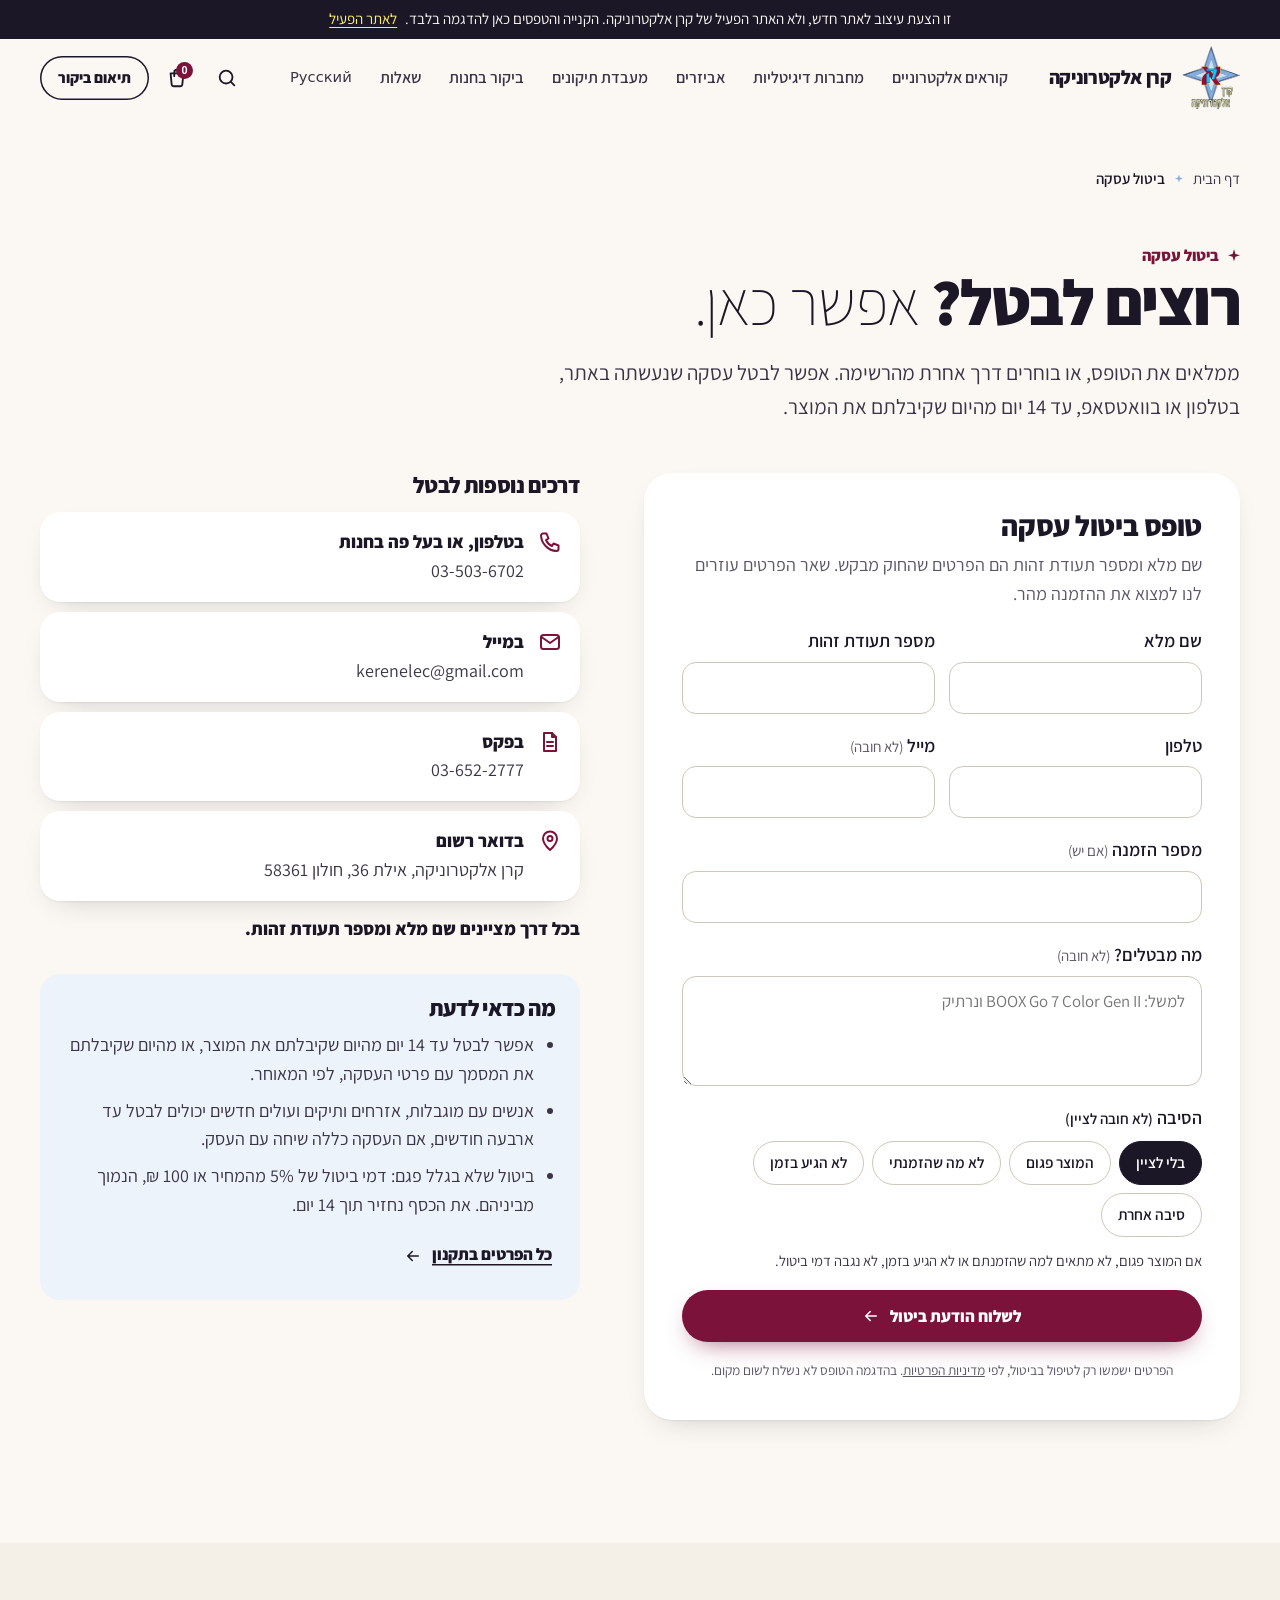
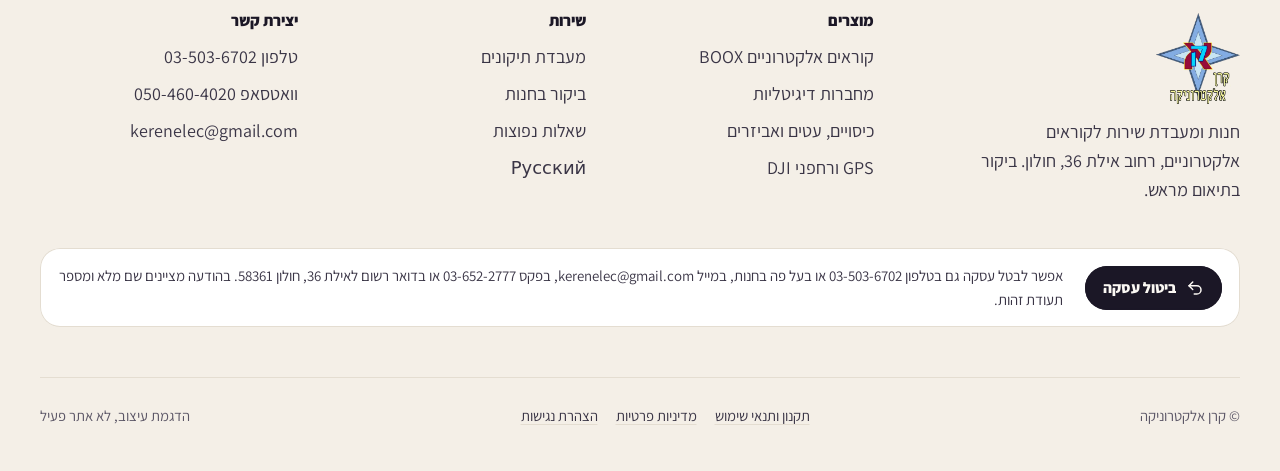
<file: cancel.html>
<!doctype html>
<html lang="he" dir="rtl">
<head>
<meta charset="utf-8">
<meta name="viewport" content="width=device-width, initial-scale=1">
<meta name="robots" content="noindex">
<link rel="icon" href="data:image/svg+xml,%3Csvg%20xmlns%3D%22http%3A//www.w3.org/2000/svg%22%20viewBox%3D%220%200%2040%2040%22%3E%3Cpath%20d%3D%22M20%201l4.6%2014.4L39%2020l-14.4%204.6L20%2039l-4.6-14.4L1%2020l14.4-4.6z%22%20fill%3D%22%237B1239%22/%3E%3C/svg%3E">
<title>ביטול עסקה | קרן אלקטרוניקה</title>
<meta name="description" content="טופס ביטול עסקה של קרן אלקטרוניקה, וכל הדרכים האחרות לבטל: טלפון, בעל פה בחנות, מייל, פקס ודואר רשום.">
<link rel="preload" href="assets/fonts/assistant-hebrew-800-normal.woff2" as="font" type="font/woff2" crossorigin>
<link rel="preload" href="assets/fonts/assistant-hebrew-400-normal.woff2" as="font" type="font/woff2" crossorigin>

<link rel="stylesheet" href="assets/css/site.css">
<script type="application/ld+json">{"@context":"https://schema.org","@type":"BreadcrumbList","itemListElement":[{"@type":"ListItem","position":1,"name":"דף הבית","item":"index.html"},{"@type":"ListItem","position":2,"name":"ביטול עסקה"}]}</script>
<meta property="og:type" content="website">
<meta property="og:locale" content="he_IL">
<meta property="og:title" content="ביטול עסקה | קרן אלקטרוניקה">
<meta property="og:description" content="טופס ביטול עסקה של קרן אלקטרוניקה, וכל הדרכים האחרות לבטל: טלפון, בעל פה בחנות, מייל, פקס ודואר רשום.">
<meta property="og:url" content="__SITE_URL__/cancel.html">
<meta property="og:image" content="__SITE_URL__/assets/img/store-wide-poster.jpg">
<meta property="og:image:width" content="1600">
<meta property="og:image:height" content="900">
</head>
<body class="legal-page">
<a class="skip" href="#main">דילוג לתוכן</a>
<div class="concept-bar" role="note"><p>זו הצעת עיצוב לאתר חדש, ולא האתר הפעיל של קרן אלקטרוניקה. הקנייה והטפסים כאן להדגמה בלבד. <a href="https://kerenel.co.il/">לאתר הפעיל</a></p></div>
<svg width="0" height="0" style="position:absolute" aria-hidden="true" focusable="false">
  <symbol id="i-star" viewBox="0 0 32 32"><path d="M16 0l3.2 12.8L32 16l-12.8 3.2L16 32l-3.2-12.8L0 16l12.8-3.2z" fill="currentColor"/></symbol>
  <symbol id="i-arrow" viewBox="0 0 24 24"><path d="M19 12H5m6-6l-6 6 6 6" fill="none" stroke="currentColor" stroke-width="2" stroke-linecap="round" stroke-linejoin="round"/></symbol>
  <symbol id="i-check" viewBox="0 0 24 24"><path d="M4 12.5l5 5L20 6.5" fill="none" stroke="currentColor" stroke-width="2.2" stroke-linecap="round" stroke-linejoin="round"/></symbol>
  <symbol id="i-wa" viewBox="0 0 24 24"><path fill="currentColor" d="M12 2a10 10 0 00-8.6 15.1L2 22l5-1.3A10 10 0 1012 2zm0 18.2a8.2 8.2 0 01-4.2-1.2l-.3-.2-3 .8.8-2.9-.2-.3A8.2 8.2 0 1112 20.2zm4.5-6.1c-.2-.1-1.5-.7-1.7-.8-.2-.1-.4-.1-.6.1l-.8 1c-.1.2-.3.2-.5.1a6.7 6.7 0 01-3.3-2.9c-.3-.4.2-.4.7-1.3.1-.2 0-.3 0-.4l-.8-1.8c-.2-.5-.4-.4-.6-.4h-.5a1 1 0 00-.7.3 3 3 0 00-.9 2.2 5.2 5.2 0 001.1 2.7 11.8 11.8 0 004.5 4c1.7.7 2.3.8 3.2.6a2.7 2.7 0 001.8-1.3c.2-.6.2-1.1.2-1.2-.1-.1-.3-.2-.6-.3z"/></symbol>
  <symbol id="i-phone" viewBox="0 0 24 24"><path d="M5 3.5h3.5l2 5L8 10a11.5 11.5 0 006 6l1.5-2.5 5 2V19a2 2 0 01-2 2A16.5 16.5 0 013 5.5a2 2 0 012-2z" fill="none" stroke="currentColor" stroke-width="2" stroke-linejoin="round"/></symbol>
  <symbol id="i-mail" viewBox="0 0 24 24"><g fill="none" stroke="currentColor" stroke-width="2" stroke-linecap="round" stroke-linejoin="round"><rect x="3" y="5" width="18" height="14" rx="2.5"/><path d="M3.5 7l8.5 6 8.5-6"/></g></symbol>
  <symbol id="i-pin" viewBox="0 0 24 24"><g fill="none" stroke="currentColor" stroke-width="2" stroke-linejoin="round"><path d="M12 21s-7-6.2-7-11.5a7 7 0 0114 0C19 14.8 12 21 12 21z"/><circle cx="12" cy="9.5" r="2.5"/></g></symbol>
  <symbol id="i-cal" viewBox="0 0 24 24"><g fill="none" stroke="currentColor" stroke-width="2" stroke-linecap="round"><rect x="3" y="5" width="18" height="16" rx="3"/><path d="M3 10h18M8 3v4M16 3v4"/></g></symbol>
  <symbol id="i-screen" viewBox="0 0 24 24"><g fill="none" stroke="currentColor" stroke-width="2" stroke-linecap="round" stroke-linejoin="round"><rect x="5" y="2.5" width="14" height="19" rx="2.5"/><path d="M9.5 6.5l3 4-2.5 2 4 4.5"/></g></symbol>
  <symbol id="i-battery" viewBox="0 0 24 24"><g fill="none" stroke="currentColor" stroke-width="2" stroke-linecap="round"><rect x="2.5" y="7" width="17" height="10" rx="2.5"/><path d="M22 10.5v3M6.5 10.5v3M10 10.5v3"/></g></symbol>
  <symbol id="i-system" viewBox="0 0 24 24"><g fill="none" stroke="currentColor" stroke-width="2" stroke-linecap="round" stroke-linejoin="round"><path d="M20 12a8 8 0 11-2.3-5.6"/><path d="M20 4v4.5h-4.5"/><path d="M12 8v4l2.5 2"/></g></symbol>
  <symbol id="i-data" viewBox="0 0 24 24"><g fill="none" stroke="currentColor" stroke-width="2"><ellipse cx="12" cy="6" rx="7" ry="3"/><path d="M5 6v12c0 1.7 3.1 3 7 3s7-1.3 7-3V6M5 12c0 1.7 3.1 3 7 3s7-1.3 7-3"/></g></symbol>
  <symbol id="i-chip" viewBox="0 0 24 24"><g fill="none" stroke="currentColor" stroke-width="2" stroke-linecap="round"><rect x="7" y="7" width="10" height="10" rx="1.5"/><path d="M10 3v4M14 3v4M10 17v4M14 17v4M3 10h4M3 14h4M17 10h4M17 14h4"/></g></symbol>
  <symbol id="i-swap" viewBox="0 0 24 24"><path d="M4 8h14l-3.5-3.5M20 16H6l3.5 3.5" fill="none" stroke="currentColor" stroke-width="2" stroke-linecap="round" stroke-linejoin="round"/></symbol>
  <symbol id="i-light" viewBox="0 0 24 24"><g fill="none" stroke="currentColor" stroke-width="2" stroke-linecap="round"><circle cx="12" cy="12" r="4"/><path d="M12 2.5v2M12 19.5v2M5.3 5.3l1.4 1.4M17.3 17.3l1.4 1.4M2.5 12h2M19.5 12h2M5.3 18.7l1.4-1.4M17.3 6.7l1.4-1.4"/></g></symbol>
  <symbol id="i-pen" viewBox="0 0 24 24"><g fill="none" stroke="currentColor" stroke-width="2" stroke-linecap="round" stroke-linejoin="round"><path d="M4 20l1.2-4.8L16 4.4l3.6 3.6L8.8 18.8z"/><path d="M13.8 6.6l3.6 3.6"/></g></symbol>
  <symbol id="i-book" viewBox="0 0 24 24"><g fill="none" stroke="currentColor" stroke-width="2" stroke-linecap="round" stroke-linejoin="round"><path d="M4 19.5V5a2 2 0 012-2h13v15H6a2 2 0 00-2 2 2 2 0 002 2h13"/><path d="M8.5 7.5h6"/></g></symbol>
  <symbol id="i-shield" viewBox="0 0 24 24"><g fill="none" stroke="currentColor" stroke-width="2" stroke-linecap="round" stroke-linejoin="round"><path d="M12 3l8 3v6c0 4.5-3.4 8.3-8 9-4.6-.7-8-4.5-8-9V6z"/><path d="M8.5 12l2.5 2.5 4.5-5"/></g></symbol>
  <symbol id="i-truck" viewBox="0 0 24 24"><g fill="none" stroke="currentColor" stroke-width="2" stroke-linejoin="round"><path d="M2.5 6h11.5v10H2.5zM14 9.5h4.2l3.3 3.3V16H14"/><circle cx="7" cy="17.5" r="1.9"/><circle cx="17.5" cy="17.5" r="1.9"/></g></symbol>
  <symbol id="i-tool" viewBox="0 0 24 24"><path d="M15.5 3.5a5 5 0 00-4.7 6.7L3.5 17.5v3h3l7.3-7.3a5 5 0 006.7-4.7l-3 1.5-2.5-2.5 1.5-3z" fill="none" stroke="currentColor" stroke-width="2" stroke-linejoin="round"/></symbol>
  <symbol id="i-info" viewBox="0 0 24 24"><g fill="none" stroke="currentColor" stroke-width="2" stroke-linecap="round"><circle cx="12" cy="12" r="9"/><path d="M12 11v5.5M12 7.5v.2"/></g></symbol>
  <symbol id="i-car" viewBox="0 0 24 24"><g fill="none" stroke="currentColor" stroke-width="2" stroke-linejoin="round"><path d="M4 16.5V12l2.2-5h11.6L20 12v4.5z"/><path d="M4 12h16"/><circle cx="8" cy="16.5" r="1.8"/><circle cx="16" cy="16.5" r="1.8"/></g></symbol>
  <symbol id="i-access" viewBox="0 0 24 24"><g fill="none" stroke="currentColor" stroke-width="2" stroke-linecap="round" stroke-linejoin="round"><circle cx="11" cy="4.2" r="1.8"/><path d="M11 7.5v6h5.2l2.6 5.5M11 10.3h4.8"/><path d="M8 10.8a5.2 5.2 0 107.2 7"/></g></symbol>
  <symbol id="i-stairs" viewBox="0 0 24 24"><path d="M3 5h5v4h4v4h4v4h5" fill="none" stroke="currentColor" stroke-width="2" stroke-linecap="round" stroke-linejoin="round"/></symbol>
  <symbol id="i-key" viewBox="0 0 24 24"><g fill="none" stroke="currentColor" stroke-width="2" stroke-linecap="round"><circle cx="8" cy="15" r="4"/><path d="M11 12l8.5-8.5M16 7l2.5 2.5M13.5 9.5l2 2"/></g></symbol>
  <symbol id="i-camera" viewBox="0 0 24 24"><g fill="none" stroke="currentColor" stroke-width="2" stroke-linejoin="round"><path d="M3.5 8h3.5l2-3h6l2 3h3.5v11h-17z"/><circle cx="12" cy="13" r="3.5"/></g></symbol>
  <symbol id="i-lock" viewBox="0 0 24 24"><g fill="none" stroke="currentColor" stroke-width="2"><rect x="5" y="10.5" width="14" height="10" rx="2"/><path d="M8 10.5V7a4 4 0 018 0v3.5"/></g></symbol>
  <symbol id="i-card" viewBox="0 0 24 24"><g fill="none" stroke="currentColor" stroke-width="2" stroke-linecap="round"><rect x="3" y="5.5" width="18" height="13" rx="2.5"/><path d="M3 10h18M7 15h4"/></g></symbol>
  <symbol id="i-return" viewBox="0 0 24 24"><g fill="none" stroke="currentColor" stroke-width="2" stroke-linecap="round" stroke-linejoin="round"><path d="M9 14L4 9l5-5"/><path d="M4 9h10.5a5.5 5.5 0 010 11H11"/></g></symbol>
  <symbol id="i-user" viewBox="0 0 24 24"><g fill="none" stroke="currentColor" stroke-width="2" stroke-linecap="round"><circle cx="12" cy="8" r="4"/><path d="M4.5 20.5a7.5 7.5 0 0115 0"/></g></symbol>
  <symbol id="i-doc" viewBox="0 0 24 24"><g fill="none" stroke="currentColor" stroke-width="2" stroke-linecap="round" stroke-linejoin="round"><path d="M6 3h8l4 4v14H6z"/><path d="M14 3v4h4M9 12h6M9 16h6"/></g></symbol>
  <symbol id="i-bag" viewBox="0 0 24 24"><g fill="none" stroke="currentColor" stroke-width="2" stroke-linecap="round" stroke-linejoin="round"><path d="M5 7h14l-1.2 12.2a2 2 0 01-2 1.8H8.2a2 2 0 01-2-1.8z"/><path d="M9 10V6a3 3 0 016 0v4"/></g></symbol>
  <symbol id="i-eye" viewBox="0 0 24 24"><g fill="none" stroke="currentColor" stroke-width="2"><path d="M2.5 12S6 5.5 12 5.5 21.5 12 21.5 12 18 18.5 12 18.5 2.5 12 2.5 12z"/><circle cx="12" cy="12" r="3"/></g></symbol>
</svg>

<header class="site-header" id="hdr">
  <div class="wrap bar">
    <a class="brand" href="index.html" aria-label="קרן אלקטרוניקה, לדף הבית"><img src="assets/img/logo-128.webp" width="128" height="139" alt=""><span class="wm"><b>קרן אלקטרוניקה</b><small>BOOX · חנות ומעבדה בחולון</small></span></a>
    <nav class="main-nav" aria-label="ראשי">
      <a href="e-readers.html">קוראים אלקטרוניים</a>
      <a href="e-readers.html?f=write">מחברות דיגיטליות</a>
      <a href="#" data-demo="accessories">אביזרים</a>
      <a href="repairs.html">מעבדת תיקונים</a>
      <a href="visit.html">ביקור בחנות</a>
      <a href="index.html#faq">שאלות</a>
      <a href="#" data-demo="ru" lang="ru">Русский</a>
    </nav>
    <div class="tools">
      <button class="icon-btn" type="button" data-demo="search" aria-label="חיפוש באתר"><svg viewBox="0 0 24 24" fill="none" stroke="currentColor" stroke-width="2" stroke-linecap="round" aria-hidden="true"><circle cx="11" cy="11" r="7"/><path d="M20 20l-3.5-3.5"/></svg></button>
      <button class="icon-btn cart" type="button" data-demo="cart" aria-label="סל הקניות, 0 פריטים"><svg viewBox="0 0 24 24" fill="none" stroke="currentColor" stroke-width="2" stroke-linecap="round" stroke-linejoin="round" aria-hidden="true"><path d="M5 7h14l-1.2 12.2a2 2 0 01-2 1.8H8.2a2 2 0 01-2-1.8z"/><path d="M9 10V6a3 3 0 016 0v4"/></svg><b>0</b></button>
      <a class="btn btn-ghost btn-small" href="visit.html#book">תיאום ביקור</a>
      <button class="icon-btn menu-btn" type="button" aria-label="פתיחת התפריט" aria-expanded="false" aria-controls="drawer"><svg viewBox="0 0 24 24" fill="none" stroke="currentColor" stroke-width="2" stroke-linecap="round" aria-hidden="true"><path d="M4 7h16M4 12h16M4 17h10"/></svg></button>
    </div>
  </div>
</header>

<div class="drawer" id="drawer" aria-hidden="true">
  <div class="shade" data-close></div>
  <nav class="panel" aria-label="תפריט נייד">
    <button class="icon-btn close" type="button" data-close aria-label="סגירת התפריט"><svg viewBox="0 0 24 24" fill="none" stroke="currentColor" stroke-width="2" stroke-linecap="round" aria-hidden="true"><path d="M6 6l12 12M18 6L6 18"/></svg></button>
    <a href="e-readers.html">קוראים אלקטרוניים</a>
    <a href="e-readers.html?f=write">מחברות דיגיטליות</a>
    <a href="#" data-demo="accessories">אביזרים</a>
    <a href="repairs.html">מעבדת תיקונים</a>
    <a href="visit.html">ביקור בחנות</a>
    <a href="index.html#faq">שאלות נפוצות</a>
    <a href="#" data-demo="ru" lang="ru">Русский</a>
    <a class="btn btn-primary" href="visit.html#book">תיאום ביקור בחנות</a>
  </nav>
</div>

<main id="main">
  <div class="wrap legal-head">
    <nav class="crumbs" aria-label="מיקום באתר"><ol><li><a href="index.html">דף הבית</a></li><li aria-current="page">ביטול עסקה</li></ol></nav>
    <p class="kicker rise" style="margin-top:22px">ביטול עסקה</p>
    <h1 class="h1 pg rise" style="--i:1">רוצים לבטל? <span class="thin">אפשר כאן.</span></h1>
    <p class="lede rise" style="--i:2">ממלאים את הטופס, או בוחרים דרך אחרת מהרשימה. אפשר לבטל עסקה שנעשתה באתר, בטלפון או בוואטסאפ, עד 14 יום מהיום שקיבלתם את המוצר.</p>
  </div>

  <section class="sec-tight" aria-labelledby="cancel-form-h">
    <div class="wrap visit-grid cancel-grid">
      <form class="book rv" id="cancel-form" novalidate aria-labelledby="cancel-form-h" data-demo-form="בגרסה הסופית ההודעה תגיע לחנות, ותקבלו אישור שהיא התקבלה.">
        <h2 id="cancel-form-h">טופס ביטול עסקה</h2>
        <p class="sub">שם מלא ומספר תעודת זהות הם הפרטים שהחוק מבקש. שאר הפרטים עוזרים לנו למצוא את ההזמנה מהר.</p>
        <div class="row2">
          <label class="field">שם מלא<input name="name" autocomplete="name" required></label>
          <label class="field">מספר תעודת זהות<input name="id" inputmode="numeric" autocomplete="off" required></label>
        </div>
        <div class="row2">
          <label class="field">טלפון<input name="tel" type="tel" inputmode="tel" autocomplete="tel" required></label>
          <label class="field"><span>מייל <small>(לא חובה)</small></span><input name="email" type="email" autocomplete="email"></label>
        </div>
        <label class="field"><span>מספר הזמנה <small>(אם יש)</small></span><input name="order" inputmode="numeric" autocomplete="off"></label>
        <label class="field"><span>מה מבטלים? <small>(לא חובה)</small></span><textarea name="items" rows="2" placeholder="למשל: BOOX Go 7 Color Gen II ונרתיק"></textarea></label>
        <fieldset><legend>הסיבה <small>(לא חובה לציין)</small></legend>
          <div class="opts">
            <label><input type="radio" name="why" value="none" checked><span>בלי לציין</span></label>
            <label><input type="radio" name="why" value="defect"><span>המוצר פגום</span></label>
            <label><input type="radio" name="why" value="mismatch"><span>לא מה שהזמנתי</span></label>
            <label><input type="radio" name="why" value="late"><span>לא הגיע בזמן</span></label>
            <label><input type="radio" name="why" value="other"><span>סיבה אחרת</span></label>
          </div>
        </fieldset>
        <p class="form-hint">אם המוצר פגום, לא מתאים למה שהזמנתם או לא הגיע בזמן, לא נגבה דמי ביטול.</p>
        <p class="err" role="alert" hidden></p>
        <button class="btn btn-primary" type="submit">לשלוח הודעת ביטול <svg aria-hidden="true"><use href="#i-arrow"/></svg></button>
        <p class="ok-msg appt" tabindex="-1" hidden><svg aria-hidden="true"><use href="#i-check"/></svg>ההודעה מוכנה. בהדגמה היא לא נשלחת. באתר הסופי היא תגיע לחנות, ותקבלו אישור שהיא התקבלה.</p>
        <p class="form-note">הפרטים ישמשו רק לטיפול בביטול, לפי <a href="privacy.html">מדיניות הפרטיות</a>. בהדגמה הטופס לא נשלח לשום מקום.</p>
      </form>

      <div class="rv" style="--d:1">
        <h2 class="mini-h2">דרכים נוספות לבטל</h2>
        <ul class="ways">
          <li><svg aria-hidden="true"><use href="#i-phone"/></svg><div><b>בטלפון, או בעל פה בחנות</b><span><span class="nw">03-503-6702</span></span></div></li>
          <li><svg aria-hidden="true"><use href="#i-mail"/></svg><div><b>במייל</b><span>kerenelec@gmail.com</span></div></li>
          <li><svg aria-hidden="true"><use href="#i-doc"/></svg><div><b>בפקס</b><span><span class="nw">03-652-2777</span></span></div></li>
          <li><svg aria-hidden="true"><use href="#i-pin"/></svg><div><b>בדואר רשום</b><span>קרן אלקטרוניקה, אילת 36, חולון 58361</span></div></li>
        </ul>
        <p class="ways-note">בכל דרך מציינים שם מלא ומספר תעודת זהות.</p>
        <div class="rights">
          <h2 class="mini-h2">מה כדאי לדעת</h2>
          <ul>
            <li>אפשר לבטל עד 14 יום מהיום שקיבלתם את המוצר, או מהיום שקיבלתם את המסמך עם פרטי העסקה, לפי המאוחר.</li>
            <li>אנשים עם מוגבלות, אזרחים ותיקים ועולים חדשים יכולים לבטל עד ארבעה חודשים, אם העסקה כללה שיחה עם העסק.</li>
            <li>ביטול שלא בגלל פגם: דמי ביטול של 5% מהמחיר או 100 ₪, הנמוך מביניהם. את הכסף נחזיר תוך 14 יום.</li>
          </ul>
          <a class="btn btn-link" href="terms.html#t-cancel"><span>כל הפרטים בתקנון</span><svg aria-hidden="true"><use href="#i-arrow"/></svg></a>
        </div>
      </div>
    </div>
  </section>
</main>

<footer class="site-footer">
  <div class="wrap">
    <div class="foot-grid">
      <div class="foot-brand"><img src="assets/img/logo-300.webp" width="300" height="326" alt="קרן אלקטרוניקה" loading="lazy"><p>חנות ומעבדת שירות לקוראים אלקטרוניים, רחוב אילת 36, חולון. ביקור בתיאום מראש.</p></div>
      <div><h2>מוצרים</h2><ul><li><a href="e-readers.html">קוראים אלקטרוניים BOOX</a></li><li><a href="e-readers.html?f=write">מחברות דיגיטליות</a></li><li><a href="#" data-demo="accessories">כיסויים, עטים ואביזרים</a></li><li><a href="#" data-demo="gps">GPS ורחפני DJI</a></li></ul></div>
      <div><h2>שירות</h2><ul><li><a href="repairs.html">מעבדת תיקונים</a></li><li><a href="visit.html">ביקור בחנות</a></li><li><a href="index.html#faq">שאלות נפוצות</a></li><li><a href="#" lang="ru" data-demo="ru">Русский</a></li></ul></div>
      <div><h2>יצירת קשר</h2><ul><li><a href="#" data-demo="tel">טלפון <span class="nw">03-503-6702</span></a></li><li><a href="#" data-demo="whatsapp">וואטסאפ <span class="nw">050-460-4020</span></a></li><li><a href="#" data-demo="mail">kerenelec@gmail.com</a></li></ul></div>
    </div>
    <div class="cancel-row">
      <a class="btn btn-ghost btn-small" href="cancel.html" aria-current="page"><svg aria-hidden="true"><use href="#i-return"/></svg>ביטול עסקה</a>
      <p>אפשר לבטל עסקה גם בטלפון <span class="nw">03-503-6702</span> או בעל פה בחנות, במייל kerenelec@gmail.com, בפקס <span class="nw">03-652-2777</span> או בדואר רשום לאילת 36, חולון 58361. בהודעה מציינים שם מלא ומספר תעודת זהות.</p>
    </div>
    <div class="legal">
      <span>© קרן אלקטרוניקה</span>
      <nav aria-label="מידע משפטי"><ul><li><a href="terms.html">תקנון ותנאי שימוש</a></li><li><a href="privacy.html">מדיניות פרטיות</a></li><li><a href="accessibility.html">הצהרת נגישות</a></li></ul></nav>
      <span>הדגמת עיצוב, לא אתר פעיל</span>
    </div>
  </div>
</footer>

<aside aria-label="וואטסאפ"><a class="fab away" href="#" data-demo="whatsapp" aria-label="כתבו לנו בוואטסאפ"><svg aria-hidden="true"><use href="#i-wa"/></svg></a></aside>
<div class="toast" id="toast" role="status" aria-live="polite"></div>
<script src="assets/js/site.js" defer></script>
</body>
</html>
</file>
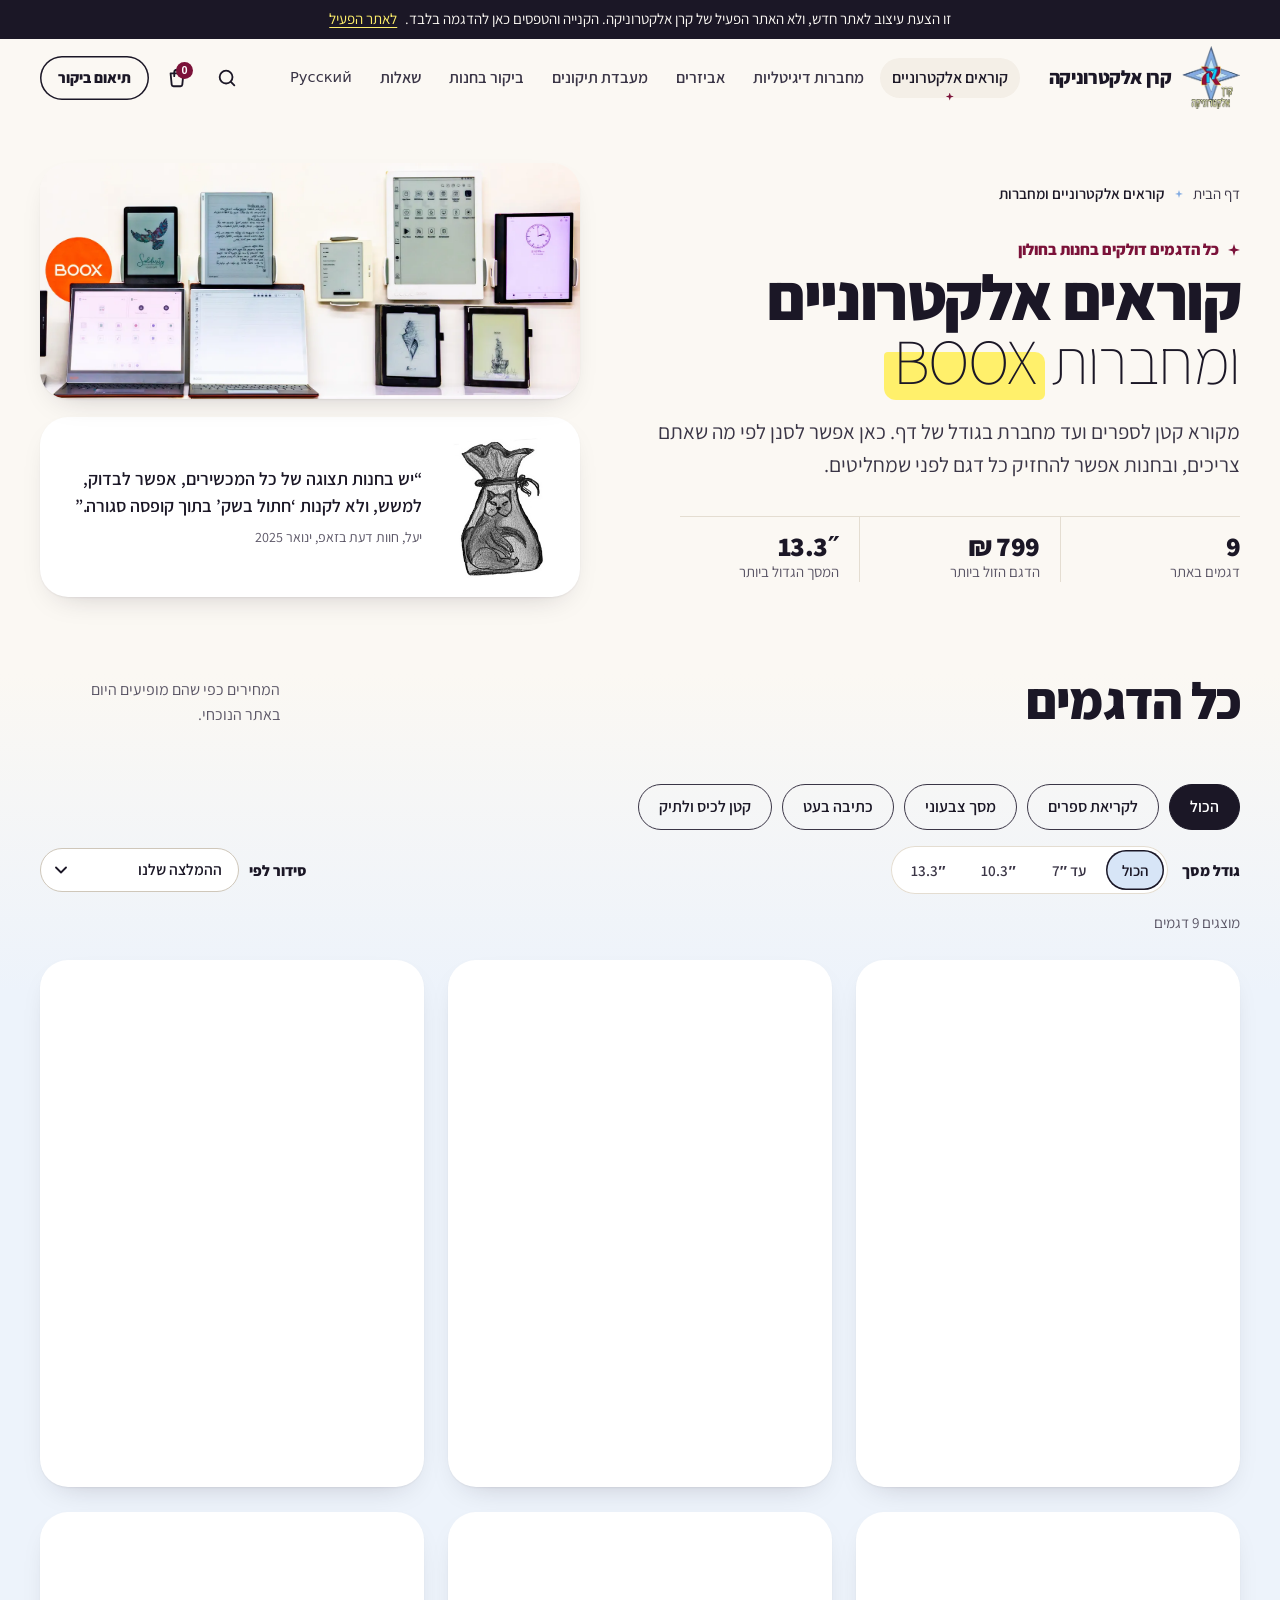
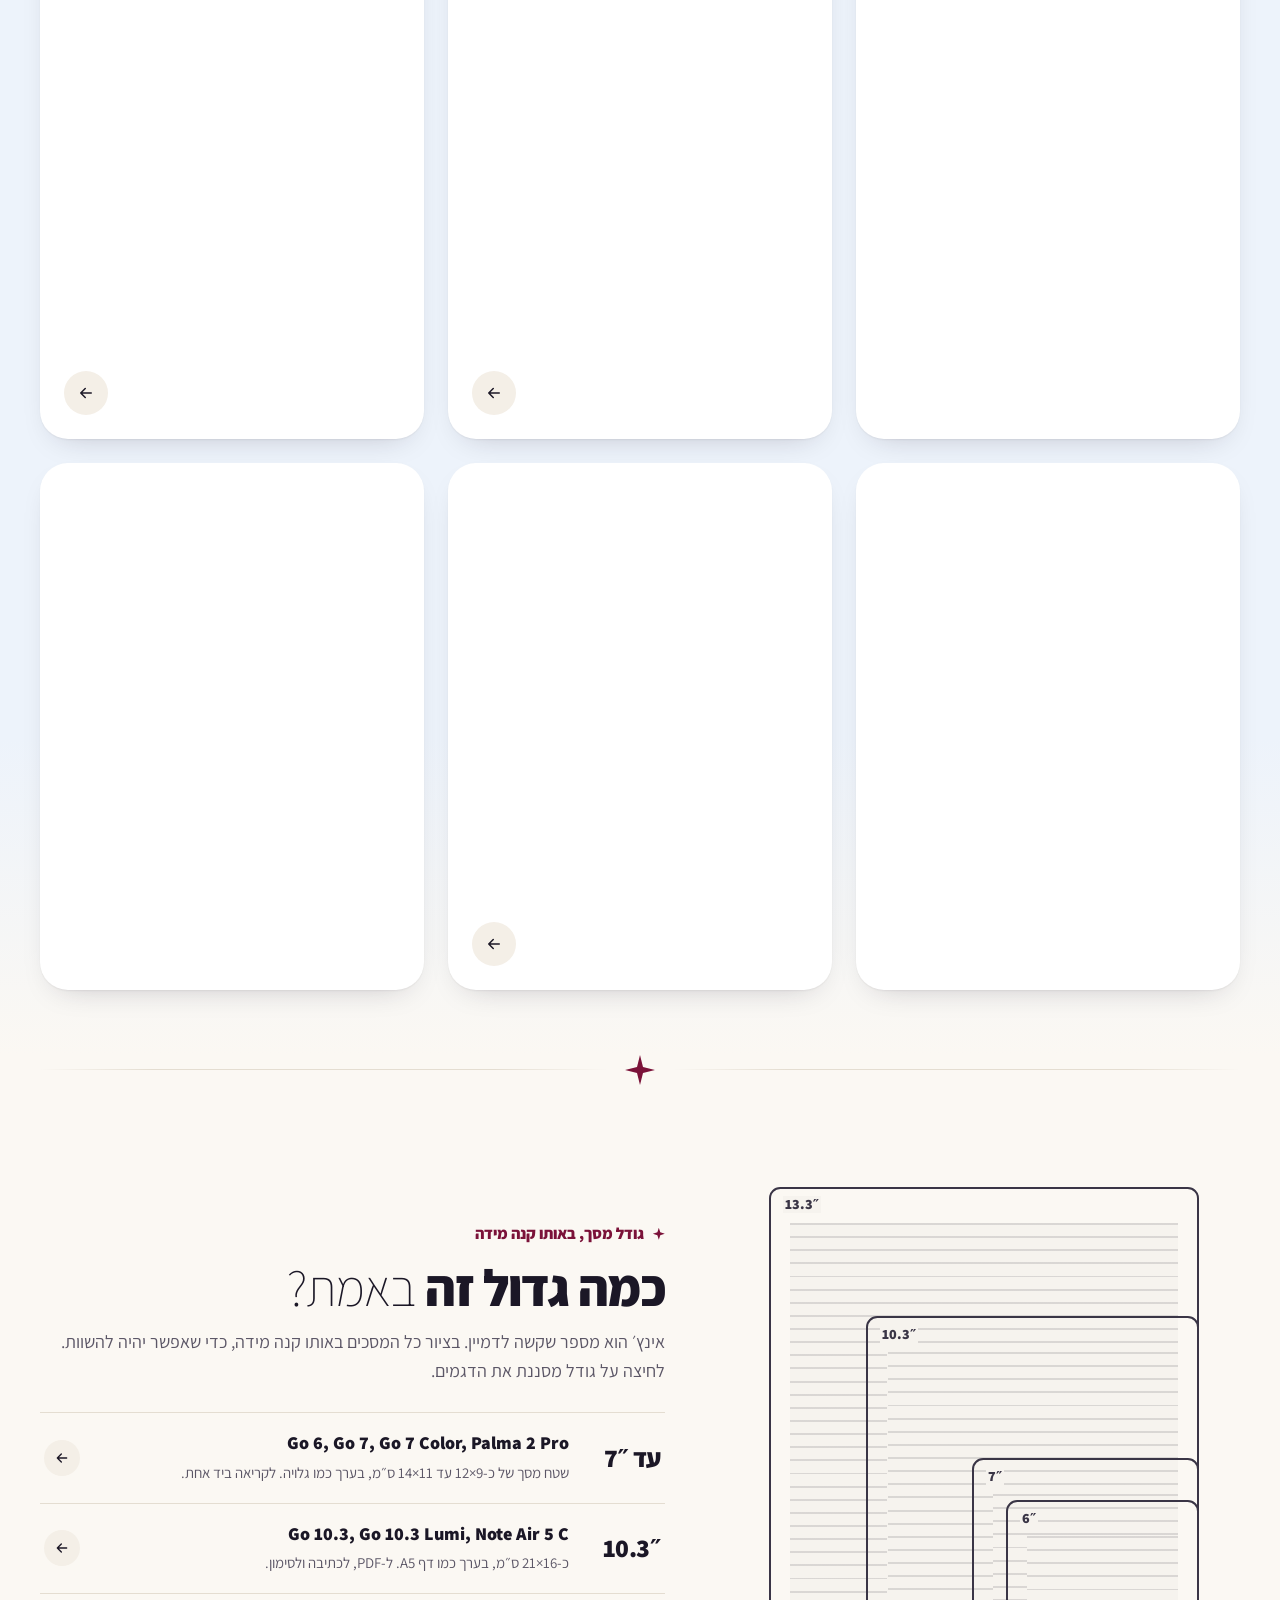
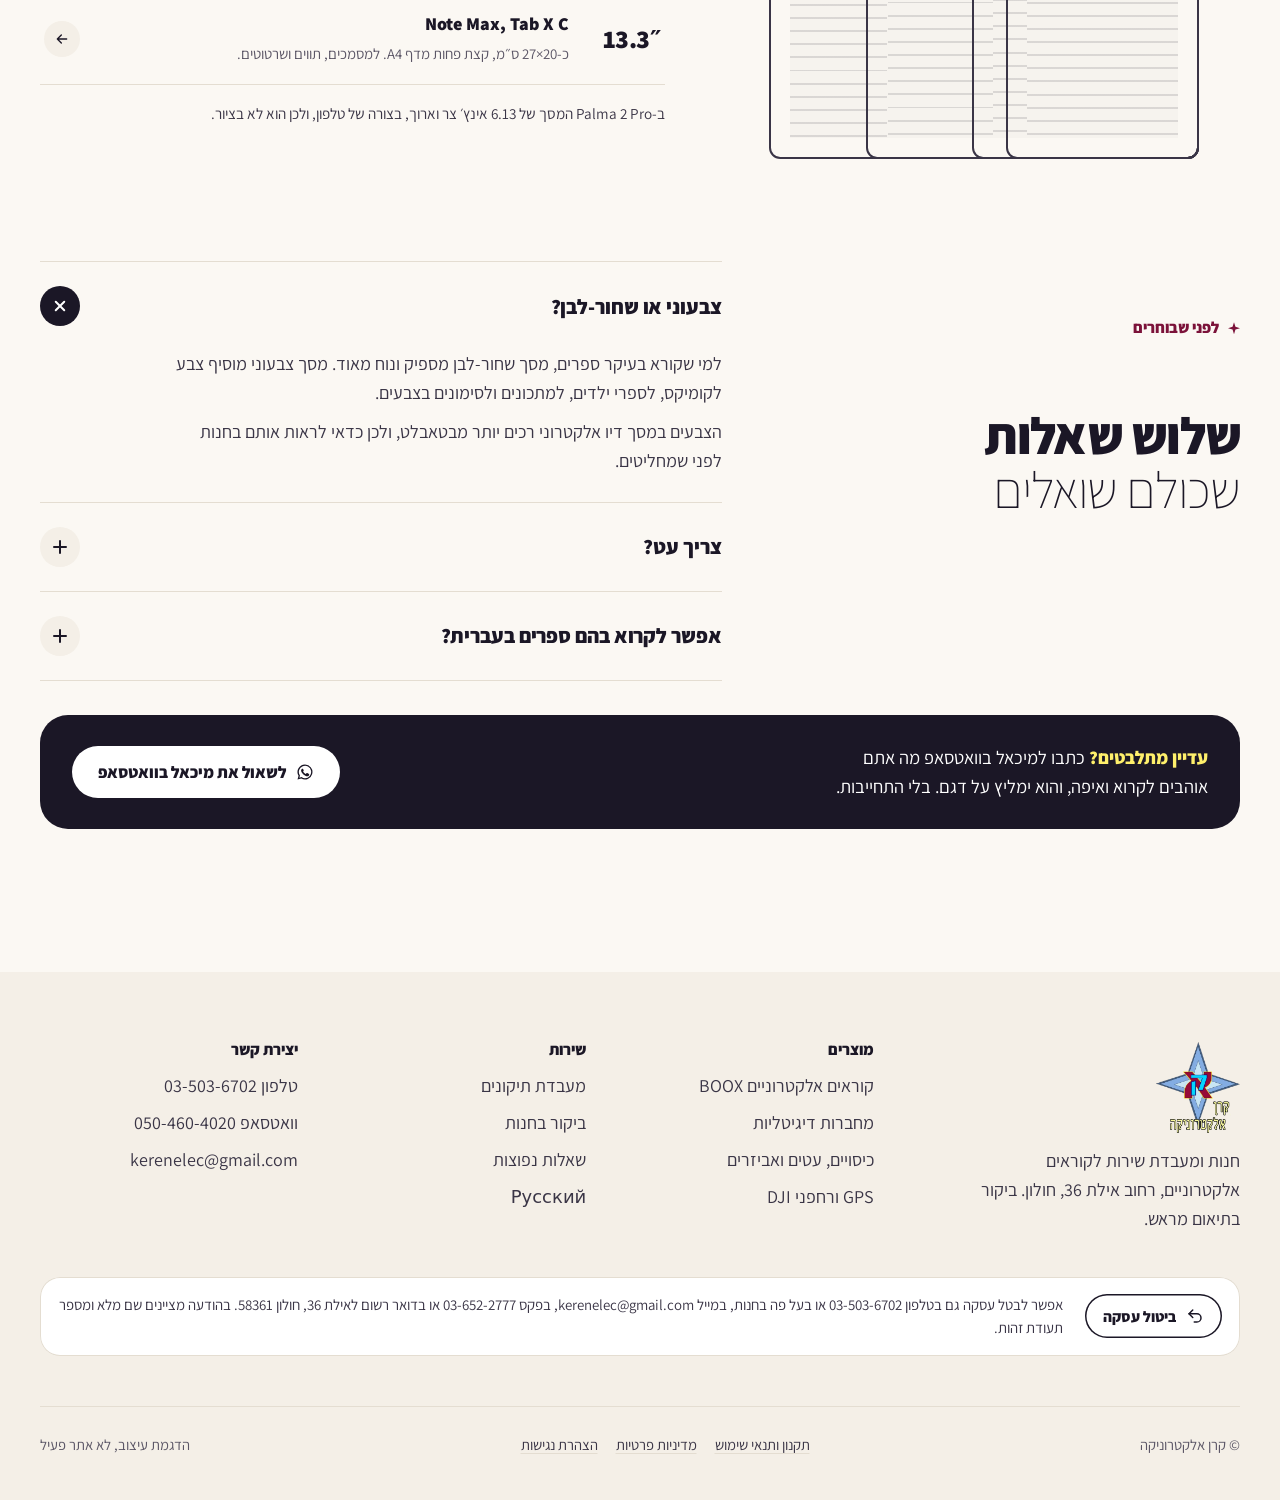
<file: e-readers.html>
<!doctype html>
<html lang="he" dir="rtl">
<head>
<meta charset="utf-8">
<meta name="viewport" content="width=device-width, initial-scale=1">
<meta name="robots" content="noindex">
<link rel="icon" href="data:image/svg+xml,%3Csvg%20xmlns%3D%22http%3A//www.w3.org/2000/svg%22%20viewBox%3D%220%200%2040%2040%22%3E%3Cpath%20d%3D%22M20%201l4.6%2014.4L39%2020l-14.4%204.6L20%2039l-4.6-14.4L1%2020l14.4-4.6z%22%20fill%3D%22%237B1239%22/%3E%3C/svg%3E">
<title>קוראים אלקטרוניים ומחברות BOOX | קרן אלקטרוניקה, חולון</title>
<meta name="description" content="כל דגמי BOOX במקום אחד: קוראים לספרים, מסכים צבעוניים ומחברות לכתיבה בעט, ממסך 6 אינץ׳ ועד 13.3 אינץ׳. כולם בתצוגה בחנות בחולון.">
<link rel="preload" href="assets/fonts/assistant-hebrew-800-normal.woff2" as="font" type="font/woff2" crossorigin>
<link rel="preload" href="assets/fonts/assistant-hebrew-400-normal.woff2" as="font" type="font/woff2" crossorigin>

<link rel="stylesheet" href="assets/css/site.css">
<script type="application/ld+json">{"@context":"https://schema.org","@type":"BreadcrumbList","itemListElement":[{"@type":"ListItem","position":1,"name":"דף הבית","item":"index.html"},{"@type":"ListItem","position":2,"name":"קוראים אלקטרוניים ומחברות BOOX"}]}</script>
<meta property="og:type" content="website">
<meta property="og:locale" content="he_IL">
<meta property="og:title" content="קוראים אלקטרוניים ומחברות BOOX | קרן אלקטרוניקה, חולון">
<meta property="og:description" content="כל דגמי BOOX במקום אחד: קוראים לספרים, מסכים צבעוניים ומחברות לכתיבה בעט, ממסך 6 אינץ׳ ועד 13.3 אינץ׳. כולם בתצוגה בחנות בחולון.">
<meta property="og:url" content="__SITE_URL__/e-readers.html">
<meta property="og:image" content="__SITE_URL__/assets/img/store-wide-poster.jpg">
<meta property="og:image:width" content="1600">
<meta property="og:image:height" content="900">
</head>
<body class="cat">
<a class="skip" href="#main">דילוג לתוכן</a>
<div class="concept-bar" role="note"><p>זו הצעת עיצוב לאתר חדש, ולא האתר הפעיל של קרן אלקטרוניקה. הקנייה והטפסים כאן להדגמה בלבד. <a href="https://kerenel.co.il/">לאתר הפעיל</a></p></div>
<svg width="0" height="0" style="position:absolute" aria-hidden="true" focusable="false">
  <symbol id="i-star" viewBox="0 0 32 32"><path d="M16 0l3.2 12.8L32 16l-12.8 3.2L16 32l-3.2-12.8L0 16l12.8-3.2z" fill="currentColor"/></symbol>
  <symbol id="i-arrow" viewBox="0 0 24 24"><path d="M19 12H5m6-6l-6 6 6 6" fill="none" stroke="currentColor" stroke-width="2" stroke-linecap="round" stroke-linejoin="round"/></symbol>
  <symbol id="i-check" viewBox="0 0 24 24"><path d="M4 12.5l5 5L20 6.5" fill="none" stroke="currentColor" stroke-width="2.2" stroke-linecap="round" stroke-linejoin="round"/></symbol>
  <symbol id="i-wa" viewBox="0 0 24 24"><path fill="currentColor" d="M12 2a10 10 0 00-8.6 15.1L2 22l5-1.3A10 10 0 1012 2zm0 18.2a8.2 8.2 0 01-4.2-1.2l-.3-.2-3 .8.8-2.9-.2-.3A8.2 8.2 0 1112 20.2zm4.5-6.1c-.2-.1-1.5-.7-1.7-.8-.2-.1-.4-.1-.6.1l-.8 1c-.1.2-.3.2-.5.1a6.7 6.7 0 01-3.3-2.9c-.3-.4.2-.4.7-1.3.1-.2 0-.3 0-.4l-.8-1.8c-.2-.5-.4-.4-.6-.4h-.5a1 1 0 00-.7.3 3 3 0 00-.9 2.2 5.2 5.2 0 001.1 2.7 11.8 11.8 0 004.5 4c1.7.7 2.3.8 3.2.6a2.7 2.7 0 001.8-1.3c.2-.6.2-1.1.2-1.2-.1-.1-.3-.2-.6-.3z"/></symbol>
  <symbol id="i-phone" viewBox="0 0 24 24"><path d="M5 3.5h3.5l2 5L8 10a11.5 11.5 0 006 6l1.5-2.5 5 2V19a2 2 0 01-2 2A16.5 16.5 0 013 5.5a2 2 0 012-2z" fill="none" stroke="currentColor" stroke-width="2" stroke-linejoin="round"/></symbol>
  <symbol id="i-mail" viewBox="0 0 24 24"><g fill="none" stroke="currentColor" stroke-width="2" stroke-linecap="round" stroke-linejoin="round"><rect x="3" y="5" width="18" height="14" rx="2.5"/><path d="M3.5 7l8.5 6 8.5-6"/></g></symbol>
  <symbol id="i-pin" viewBox="0 0 24 24"><g fill="none" stroke="currentColor" stroke-width="2" stroke-linejoin="round"><path d="M12 21s-7-6.2-7-11.5a7 7 0 0114 0C19 14.8 12 21 12 21z"/><circle cx="12" cy="9.5" r="2.5"/></g></symbol>
  <symbol id="i-cal" viewBox="0 0 24 24"><g fill="none" stroke="currentColor" stroke-width="2" stroke-linecap="round"><rect x="3" y="5" width="18" height="16" rx="3"/><path d="M3 10h18M8 3v4M16 3v4"/></g></symbol>
  <symbol id="i-screen" viewBox="0 0 24 24"><g fill="none" stroke="currentColor" stroke-width="2" stroke-linecap="round" stroke-linejoin="round"><rect x="5" y="2.5" width="14" height="19" rx="2.5"/><path d="M9.5 6.5l3 4-2.5 2 4 4.5"/></g></symbol>
  <symbol id="i-battery" viewBox="0 0 24 24"><g fill="none" stroke="currentColor" stroke-width="2" stroke-linecap="round"><rect x="2.5" y="7" width="17" height="10" rx="2.5"/><path d="M22 10.5v3M6.5 10.5v3M10 10.5v3"/></g></symbol>
  <symbol id="i-system" viewBox="0 0 24 24"><g fill="none" stroke="currentColor" stroke-width="2" stroke-linecap="round" stroke-linejoin="round"><path d="M20 12a8 8 0 11-2.3-5.6"/><path d="M20 4v4.5h-4.5"/><path d="M12 8v4l2.5 2"/></g></symbol>
  <symbol id="i-data" viewBox="0 0 24 24"><g fill="none" stroke="currentColor" stroke-width="2"><ellipse cx="12" cy="6" rx="7" ry="3"/><path d="M5 6v12c0 1.7 3.1 3 7 3s7-1.3 7-3V6M5 12c0 1.7 3.1 3 7 3s7-1.3 7-3"/></g></symbol>
  <symbol id="i-chip" viewBox="0 0 24 24"><g fill="none" stroke="currentColor" stroke-width="2" stroke-linecap="round"><rect x="7" y="7" width="10" height="10" rx="1.5"/><path d="M10 3v4M14 3v4M10 17v4M14 17v4M3 10h4M3 14h4M17 10h4M17 14h4"/></g></symbol>
  <symbol id="i-swap" viewBox="0 0 24 24"><path d="M4 8h14l-3.5-3.5M20 16H6l3.5 3.5" fill="none" stroke="currentColor" stroke-width="2" stroke-linecap="round" stroke-linejoin="round"/></symbol>
  <symbol id="i-light" viewBox="0 0 24 24"><g fill="none" stroke="currentColor" stroke-width="2" stroke-linecap="round"><circle cx="12" cy="12" r="4"/><path d="M12 2.5v2M12 19.5v2M5.3 5.3l1.4 1.4M17.3 17.3l1.4 1.4M2.5 12h2M19.5 12h2M5.3 18.7l1.4-1.4M17.3 6.7l1.4-1.4"/></g></symbol>
  <symbol id="i-pen" viewBox="0 0 24 24"><g fill="none" stroke="currentColor" stroke-width="2" stroke-linecap="round" stroke-linejoin="round"><path d="M4 20l1.2-4.8L16 4.4l3.6 3.6L8.8 18.8z"/><path d="M13.8 6.6l3.6 3.6"/></g></symbol>
  <symbol id="i-book" viewBox="0 0 24 24"><g fill="none" stroke="currentColor" stroke-width="2" stroke-linecap="round" stroke-linejoin="round"><path d="M4 19.5V5a2 2 0 012-2h13v15H6a2 2 0 00-2 2 2 2 0 002 2h13"/><path d="M8.5 7.5h6"/></g></symbol>
  <symbol id="i-shield" viewBox="0 0 24 24"><g fill="none" stroke="currentColor" stroke-width="2" stroke-linecap="round" stroke-linejoin="round"><path d="M12 3l8 3v6c0 4.5-3.4 8.3-8 9-4.6-.7-8-4.5-8-9V6z"/><path d="M8.5 12l2.5 2.5 4.5-5"/></g></symbol>
  <symbol id="i-truck" viewBox="0 0 24 24"><g fill="none" stroke="currentColor" stroke-width="2" stroke-linejoin="round"><path d="M2.5 6h11.5v10H2.5zM14 9.5h4.2l3.3 3.3V16H14"/><circle cx="7" cy="17.5" r="1.9"/><circle cx="17.5" cy="17.5" r="1.9"/></g></symbol>
  <symbol id="i-tool" viewBox="0 0 24 24"><path d="M15.5 3.5a5 5 0 00-4.7 6.7L3.5 17.5v3h3l7.3-7.3a5 5 0 006.7-4.7l-3 1.5-2.5-2.5 1.5-3z" fill="none" stroke="currentColor" stroke-width="2" stroke-linejoin="round"/></symbol>
  <symbol id="i-info" viewBox="0 0 24 24"><g fill="none" stroke="currentColor" stroke-width="2" stroke-linecap="round"><circle cx="12" cy="12" r="9"/><path d="M12 11v5.5M12 7.5v.2"/></g></symbol>
  <symbol id="i-car" viewBox="0 0 24 24"><g fill="none" stroke="currentColor" stroke-width="2" stroke-linejoin="round"><path d="M4 16.5V12l2.2-5h11.6L20 12v4.5z"/><path d="M4 12h16"/><circle cx="8" cy="16.5" r="1.8"/><circle cx="16" cy="16.5" r="1.8"/></g></symbol>
  <symbol id="i-access" viewBox="0 0 24 24"><g fill="none" stroke="currentColor" stroke-width="2" stroke-linecap="round" stroke-linejoin="round"><circle cx="11" cy="4.2" r="1.8"/><path d="M11 7.5v6h5.2l2.6 5.5M11 10.3h4.8"/><path d="M8 10.8a5.2 5.2 0 107.2 7"/></g></symbol>
  <symbol id="i-stairs" viewBox="0 0 24 24"><path d="M3 5h5v4h4v4h4v4h5" fill="none" stroke="currentColor" stroke-width="2" stroke-linecap="round" stroke-linejoin="round"/></symbol>
  <symbol id="i-key" viewBox="0 0 24 24"><g fill="none" stroke="currentColor" stroke-width="2" stroke-linecap="round"><circle cx="8" cy="15" r="4"/><path d="M11 12l8.5-8.5M16 7l2.5 2.5M13.5 9.5l2 2"/></g></symbol>
  <symbol id="i-camera" viewBox="0 0 24 24"><g fill="none" stroke="currentColor" stroke-width="2" stroke-linejoin="round"><path d="M3.5 8h3.5l2-3h6l2 3h3.5v11h-17z"/><circle cx="12" cy="13" r="3.5"/></g></symbol>
  <symbol id="i-lock" viewBox="0 0 24 24"><g fill="none" stroke="currentColor" stroke-width="2"><rect x="5" y="10.5" width="14" height="10" rx="2"/><path d="M8 10.5V7a4 4 0 018 0v3.5"/></g></symbol>
  <symbol id="i-card" viewBox="0 0 24 24"><g fill="none" stroke="currentColor" stroke-width="2" stroke-linecap="round"><rect x="3" y="5.5" width="18" height="13" rx="2.5"/><path d="M3 10h18M7 15h4"/></g></symbol>
  <symbol id="i-return" viewBox="0 0 24 24"><g fill="none" stroke="currentColor" stroke-width="2" stroke-linecap="round" stroke-linejoin="round"><path d="M9 14L4 9l5-5"/><path d="M4 9h10.5a5.5 5.5 0 010 11H11"/></g></symbol>
  <symbol id="i-user" viewBox="0 0 24 24"><g fill="none" stroke="currentColor" stroke-width="2" stroke-linecap="round"><circle cx="12" cy="8" r="4"/><path d="M4.5 20.5a7.5 7.5 0 0115 0"/></g></symbol>
  <symbol id="i-doc" viewBox="0 0 24 24"><g fill="none" stroke="currentColor" stroke-width="2" stroke-linecap="round" stroke-linejoin="round"><path d="M6 3h8l4 4v14H6z"/><path d="M14 3v4h4M9 12h6M9 16h6"/></g></symbol>
  <symbol id="i-bag" viewBox="0 0 24 24"><g fill="none" stroke="currentColor" stroke-width="2" stroke-linecap="round" stroke-linejoin="round"><path d="M5 7h14l-1.2 12.2a2 2 0 01-2 1.8H8.2a2 2 0 01-2-1.8z"/><path d="M9 10V6a3 3 0 016 0v4"/></g></symbol>
  <symbol id="i-eye" viewBox="0 0 24 24"><g fill="none" stroke="currentColor" stroke-width="2"><path d="M2.5 12S6 5.5 12 5.5 21.5 12 21.5 12 18 18.5 12 18.5 2.5 12 2.5 12z"/><circle cx="12" cy="12" r="3"/></g></symbol>
</svg>

<header class="site-header" id="hdr">
  <div class="wrap bar">
    <a class="brand" href="index.html" aria-label="קרן אלקטרוניקה, לדף הבית"><img src="assets/img/logo-128.webp" width="128" height="139" alt=""><span class="wm"><b>קרן אלקטרוניקה</b><small>BOOX · חנות ומעבדה בחולון</small></span></a>
    <nav class="main-nav" aria-label="ראשי">
      <a href="e-readers.html" aria-current="page">קוראים אלקטרוניים</a>
      <a href="e-readers.html?f=write">מחברות דיגיטליות</a>
      <a href="#" data-demo="accessories">אביזרים</a>
      <a href="repairs.html">מעבדת תיקונים</a>
      <a href="visit.html">ביקור בחנות</a>
      <a href="index.html#faq">שאלות</a>
      <a href="#" data-demo="ru" lang="ru">Русский</a>
    </nav>
    <div class="tools">
      <button class="icon-btn" type="button" data-demo="search" aria-label="חיפוש באתר"><svg viewBox="0 0 24 24" fill="none" stroke="currentColor" stroke-width="2" stroke-linecap="round" aria-hidden="true"><circle cx="11" cy="11" r="7"/><path d="M20 20l-3.5-3.5"/></svg></button>
      <button class="icon-btn cart" type="button" data-demo="cart" aria-label="סל הקניות, 0 פריטים"><svg viewBox="0 0 24 24" fill="none" stroke="currentColor" stroke-width="2" stroke-linecap="round" stroke-linejoin="round" aria-hidden="true"><path d="M5 7h14l-1.2 12.2a2 2 0 01-2 1.8H8.2a2 2 0 01-2-1.8z"/><path d="M9 10V6a3 3 0 016 0v4"/></svg><b>0</b></button>
      <a class="btn btn-ghost btn-small" href="visit.html#book">תיאום ביקור</a>
      <button class="icon-btn menu-btn" type="button" aria-label="פתיחת התפריט" aria-expanded="false" aria-controls="drawer"><svg viewBox="0 0 24 24" fill="none" stroke="currentColor" stroke-width="2" stroke-linecap="round" aria-hidden="true"><path d="M4 7h16M4 12h16M4 17h10"/></svg></button>
    </div>
  </div>
</header>

<div class="drawer" id="drawer" aria-hidden="true">
  <div class="shade" data-close></div>
  <nav class="panel" aria-label="תפריט נייד">
    <button class="icon-btn close" type="button" data-close aria-label="סגירת התפריט"><svg viewBox="0 0 24 24" fill="none" stroke="currentColor" stroke-width="2" stroke-linecap="round" aria-hidden="true"><path d="M6 6l12 12M18 6L6 18"/></svg></button>
    <a href="e-readers.html" aria-current="page">קוראים אלקטרוניים</a>
    <a href="e-readers.html?f=write">מחברות דיגיטליות</a>
    <a href="#" data-demo="accessories">אביזרים</a>
    <a href="repairs.html">מעבדת תיקונים</a>
    <a href="visit.html">ביקור בחנות</a>
    <a href="index.html#faq">שאלות נפוצות</a>
    <a href="#" data-demo="ru" lang="ru">Русский</a>
    <a class="btn btn-primary" href="visit.html#book">תיאום ביקור בחנות</a>
  </nav>
</div>

<main id="main" class="cat">
  <section class="phero" aria-labelledby="h1">
    <div class="wrap phero-grid">
      <div>
        <nav class="crumbs" aria-label="מיקום באתר"><ol><li><a href="index.html">דף הבית</a></li><li aria-current="page">קוראים אלקטרוניים ומחברות</li></ol></nav>
        <p class="kicker rise">כל הדגמים דולקים בחנות בחולון</p>
        <h1 class="h1 pg" id="h1"><span class="l rise" style="--i:1">קוראים אלקטרוניים</span><span class="l thin rise" style="--i:2">ומחברות <mark class="hl">BOOX</mark></span></h1>
        <p class="lede rise" style="--i:3">מקורא קטן לספרים ועד מחברת בגודל של דף. כאן אפשר לסנן לפי מה שאתם צריכים, ובחנות אפשר להחזיק כל דגם לפני שמחליטים.</p>
        <ul class="facts rise" style="--i:4">
          <li><strong>9</strong><span>דגמים באתר</span></li>
          <li><strong class="nw">799 ₪</strong><span>הדגם הזול ביותר</span></li>
          <li><strong class="nw"><bdi>13.3″</bdi></strong><span>המסך הגדול ביותר</span></li>
        </ul>
      </div>
      <div>
        <figure class="phero-photo"><img src="assets/img/store-wall-1400.webp" srcset="assets/img/store-wall-1400.webp 1400w, assets/img/store-wall-2400.webp 2400w" sizes="(max-width:1020px) 92vw, 560px" width="1400" height="613" alt="קיר התצוגה בחנות: קוראי BOOX דולקים על מעמדים, אחד ליד השני" fetchpriority="high"></figure>
        <div class="cat-sack rv" style="margin-top:18px">
          <img src="assets/img/cat-sack.webp" width="400" height="506" alt="ציור בעיפרון של חתול בתוך שק קשור" loading="lazy">
          <blockquote>“יש בחנות תצוגה של כל המכשירים, אפשר לבדוק, למשש, ולא לקנות ‘חתול בשק’ בתוך קופסה סגורה.”<cite>יעל, חוות דעת בזאפ, ינואר 2025</cite></blockquote>
        </div>
      </div>
    </div>
  </section>

  <section class="sec tight choose-bg" id="models" aria-labelledby="grid-h" style="padding-top:0">
    <div class="wrap">
      <div class="sec-head split">
        <h2 class="h2" id="grid-h" tabindex="-1">כל הדגמים</h2>
        <p class="sec-note">המחירים כפי שהם מופיעים היום באתר הנוכחי.</p>
      </div>
      <div class="toolbar">
        <div class="chips" role="group" aria-label="סינון לפי שימוש">
          <button class="chip" type="button" data-f="all" aria-pressed="true">הכול</button>
          <button class="chip" type="button" data-f="read" aria-pressed="false">לקריאת ספרים</button>
          <button class="chip" type="button" data-f="color" aria-pressed="false">מסך צבעוני</button>
          <button class="chip" type="button" data-f="write" aria-pressed="false">כתיבה בעט</button>
          <button class="chip" type="button" data-f="pocket" aria-pressed="false">קטן לכיס ולתיק</button>
        </div>
        <div class="toolbar-row">
          <div class="seg-wrap">
            <span class="seg-label" id="seg-l">גודל מסך</span>
            <div class="seg" role="group" aria-labelledby="seg-l">
              <button type="button" data-s="all" aria-pressed="true">הכול</button>
              <button type="button" data-s="7" aria-pressed="false">עד <bdi>7″</bdi></button>
              <button type="button" data-s="10" aria-pressed="false"><bdi>10.3″</bdi></button>
              <button type="button" data-s="13" aria-pressed="false"><bdi>13.3″</bdi></button>
            </div>
          </div>
          <label class="sort">סידור לפי
            <select id="sort">
              <option value="rec">ההמלצה שלנו</option>
              <option value="low">מחיר, מהנמוך לגבוה</option>
              <option value="high">מחיר, מהגבוה לנמוך</option>
              <option value="size">גודל מסך, מהקטן לגדול</option>
            </select>
          </label>
        </div>
        <p class="count" id="count" aria-live="polite">מוצגים 9 דגמים</p>
      </div>

      <ul class="cards" id="grid">
        <li class="card" data-tags="read pocket" data-size="6" data-price="799" data-rank="1">
          <div class="card-media"><img src="assets/img/go6-white-440.webp" srcset="assets/img/go6-white-440.webp 440w, assets/img/go6-white-880.webp 826w" sizes="(max-width:760px) 45vw, (max-width:1020px) 44vw, 360px" width="440" height="364" alt="BOOX Go 6 בצבע לבן" loading="lazy">
            <div class="sw" role="group" aria-label="צבע הגוף של Go 6"><button type="button" aria-pressed="true" style="background:#F2EEE6" data-src="go6-white" aria-label="לבן"></button><button type="button" aria-pressed="false" style="background:#AEB7BF" data-src="go6-grey" aria-label="אפור"></button><button type="button" aria-pressed="false" style="background:#3A3540" data-src="go6-purple" aria-label="כהה"></button></div></div>
          <div class="card-body"><h3><a href="#" data-demo="product">BOOX Go 6</a></h3><p class="spec"><bdi>6″</bdi> · שחור-לבן · שלושה צבעי גוף</p><p class="desc">קטן וקל, נוח לקריאה ביד אחת. מתאים לרומנים ולמי שקורא בדרכים.</p>
          <div class="card-foot"><p class="price">799 <small>₪</small></p><span class="more" aria-hidden="true"><svg><use href="#i-arrow"/></svg></span></div></div>
        </li>
        <li class="card" data-tags="read" data-size="7" data-price="929" data-rank="2">
          <div class="card-media"><img src="assets/img/go7-black-440.webp" srcset="assets/img/go7-black-440.webp 440w, assets/img/go7-black-880.webp 820w" sizes="(max-width:760px) 45vw, (max-width:1020px) 44vw, 360px" width="440" height="338" alt="BOOX Go 7 בצבע שחור, עם כיסוי פתוח" loading="lazy">
            <div class="sw" role="group" aria-label="צבע הגוף של Go 7"><button type="button" aria-pressed="true" style="background:#222" data-src="go7-black" aria-label="שחור"></button><button type="button" aria-pressed="false" style="background:#F2EEE6" data-src="go7-white" aria-label="לבן"></button></div></div>
          <div class="card-body"><h3><a href="#" data-demo="product">BOOX Go 7</a></h3><p class="spec"><bdi>7″</bdi> · שחור-לבן · כפתורי דפדוף</p><p class="desc">מסך גדול יותר עם כפתורים לדפדוף. בחירה אהובה לקריאת ספרים.</p>
          <div class="card-foot"><p class="price">929 <small>₪</small></p><span class="more" aria-hidden="true"><svg><use href="#i-arrow"/></svg></span></div></div>
        </li>
        <li class="card" data-tags="read color write" data-size="7" data-price="1049" data-rank="3">
          <span class="tag color">מסך צבעוני</span>
          <div class="card-media"><img src="assets/img/go7color-440.webp" srcset="assets/img/go7color-440.webp 440w, assets/img/go7color-880.webp 820w" sizes="(max-width:760px) 45vw, (max-width:1020px) 44vw, 360px" width="440" height="338" alt="BOOX Go 7 Color Gen II עם כיסוי פתוח" loading="lazy"></div>
          <div class="card-body"><h3><a href="boox-go-7-color-gen-ii.html">BOOX Go 7 Color <small>Gen II</small></a></h3><p class="spec"><bdi>7″</bdi> · צבעוני · תמיכה בעט</p><p class="desc">אותו גוף נוח, עם צבע לקומיקס, לספרי ילדים ולמתכונים.</p>
          <div class="card-foot"><p class="price">1,049 <small>₪</small></p><span class="more" aria-hidden="true"><svg><use href="#i-arrow"/></svg></span></div></div>
        </li>
        <li class="card" data-tags="pocket read" data-size="6.13" data-price="1499" data-rank="4">
          <div class="card-media"><img src="assets/img/palma2pro-440.webp" srcset="assets/img/palma2pro-440.webp 440w, assets/img/palma2pro-880.webp 546w" sizes="(max-width:760px) 45vw, (max-width:1020px) 44vw, 360px" width="440" height="661" alt="BOOX Palma 2 Pro בצבע שחור" loading="lazy">
            <div class="sw" role="group" aria-label="צבע הגוף של Palma 2 Pro"><button type="button" aria-pressed="true" style="background:#222" data-src="palma2pro" aria-label="שחור"></button><button type="button" aria-pressed="false" style="background:#F2EEE6" data-src="palma2pro-white" aria-label="לבן"></button></div></div>
          <div class="card-body"><h3><a href="#" data-demo="product">BOOX Palma 2 Pro</a></h3><p class="spec"><bdi>6.13″</bdi> · בגודל של טלפון</p><p class="desc">נכנס לכיס. לקריאה בתור, באוטובוס ובכל רגע פנוי.</p>
          <div class="card-foot"><p class="price">1,499 <small>₪</small></p><span class="more" aria-hidden="true"><svg><use href="#i-arrow"/></svg></span></div></div>
        </li>
        <li class="card" data-tags="write" data-size="10.3" data-price="1699" data-rank="5">
          <div class="card-media"><img src="assets/img/go103-440.webp" srcset="assets/img/go103-440.webp 440w, assets/img/go103-880.webp 820w" sizes="(max-width:760px) 45vw, (max-width:1020px) 44vw, 360px" width="440" height="377" alt="BOOX Go 10.3 עם כיסוי ועט" loading="lazy"></div>
          <div class="card-body"><h3><a href="#" data-demo="product">BOOX Go 10.3 <small>Gen II</small></a></h3><p class="spec"><bdi>10.3″</bdi> · שחור-לבן · כתיבה בעט</p><p class="desc">מסך גדול לקריאת PDF, לסימון מסמכים ולפתקים בכתב יד.</p>
          <div class="card-foot"><p class="price">1,699 <small>₪</small></p><span class="more" aria-hidden="true"><svg><use href="#i-arrow"/></svg></span></div></div>
        </li>
        <li class="card" data-tags="write read" data-size="10.3" data-price="1799" data-rank="6">
          <div class="card-media"><img src="assets/img/go103lumi-440.webp" srcset="assets/img/go103lumi-440.webp 440w, assets/img/go103lumi-880.webp 713w" sizes="(max-width:760px) 45vw, (max-width:1020px) 44vw, 360px" width="440" height="538" alt="BOOX Go 10.3 Lumi עם עט" loading="lazy"></div>
          <div class="card-body"><h3><a href="#" data-demo="product">BOOX Go 10.3 Lumi</a></h3><p class="spec"><bdi>10.3″</bdi> · תאורה קדמית · כתיבה בעט</p><p class="desc">כמו Go 10.3, עם תאורה קדמית לקריאה ולעבודה גם בערב.</p>
          <div class="card-foot"><p class="price">1,799 <small>₪</small></p><span class="more" aria-hidden="true"><svg><use href="#i-arrow"/></svg></span></div></div>
        </li>
        <li class="card" data-tags="write color" data-size="10.3" data-price="2099" data-rank="7">
          <span class="tag color">מסך צבעוני</span>
          <div class="card-media"><img src="assets/img/noteair5c-440.webp" srcset="assets/img/noteair5c-440.webp 440w, assets/img/noteair5c-880.webp 820w" sizes="(max-width:760px) 45vw, (max-width:1020px) 44vw, 360px" width="440" height="331" alt="BOOX Note Air 5 C עם כיסוי ועט" loading="lazy"></div>
          <div class="card-body"><h3><a href="#" data-demo="product">BOOX Note Air 5 C</a></h3><p class="spec"><bdi>10.3″</bdi> · צבעוני · כתיבה בעט</p><p class="desc">מחברת דיגיטלית בצבע: פתקים, סימונים בצבעים ומסמכים.</p>
          <div class="card-foot"><p class="price">2,099 <small>₪</small></p><span class="more" aria-hidden="true"><svg><use href="#i-arrow"/></svg></span></div></div>
        </li>
        <li class="card" data-tags="write" data-size="13.3" data-price="2399" data-rank="8">
          <div class="card-media"><img src="assets/img/notemax-440.webp" srcset="assets/img/notemax-440.webp 440w, assets/img/notemax-880.webp 692w" sizes="(max-width:760px) 45vw, (max-width:1020px) 44vw, 360px" width="440" height="522" alt="BOOX Note Max" loading="lazy"></div>
          <div class="card-body"><h3><a href="#" data-demo="product">BOOX Note Max</a></h3><p class="spec"><bdi>13.3″</bdi> · שחור-לבן · כתיבה בעט</p><p class="desc">קרוב לגודל דף A4: למסמכים, תווים, שרטוטים וספרי לימוד.</p>
          <div class="card-foot"><p class="price">2,399 <small>₪</small></p><span class="more" aria-hidden="true"><svg><use href="#i-arrow"/></svg></span></div></div>
        </li>
        <li class="card" data-tags="write color" data-size="13.3" data-price="3099" data-rank="9">
          <span class="tag color">מסך צבעוני</span>
          <div class="card-media"><img src="assets/img/tabxc-440.webp" srcset="assets/img/tabxc-440.webp 440w, assets/img/tabxc-880.webp 820w" sizes="(max-width:760px) 45vw, (max-width:1020px) 44vw, 360px" width="440" height="439" alt="BOOX Tab X C עם כיסוי ועט" loading="lazy"></div>
          <div class="card-body"><h3><a href="#" data-demo="product">BOOX Tab X C</a></h3><p class="spec"><bdi>13.3″</bdi> · צבעוני · כתיבה בעט</p><p class="desc">מסך צבעוני גדול למסמכים, מצגות ושרטוטים בצבע.</p>
          <div class="card-foot"><p class="price">3,099 <small>₪</small></p><span class="more" aria-hidden="true"><svg><use href="#i-arrow"/></svg></span></div></div>
        </li>
      </ul>
      <div class="empty" id="empty" hidden>
        <p><b>אין דגם שמתאים לשני הסינונים יחד.</b></p>
        <p class="muted">אפשר לנקות את הסינון, או לשאול את מיכאל מה הכי קרוב למה שחיפשתם.</p>
        <button class="btn btn-ghost btn-small" type="button" data-clear>לנקות את הסינון</button>
      </div>
    </div>
  </section>

  <div class="wrap ray" aria-hidden="true"><svg id="rayStar"><use href="#i-star"/></svg></div>

  <section class="sec" id="sizes" aria-labelledby="sizes-h">
    <div class="wrap size-grid">
      <div class="frames rv" aria-hidden="true">
        <div class="frame" data-frame="13" style="--w:20.3;--h:27"><b><bdi>13.3″</bdi></b></div>
        <div class="frame" data-frame="10" style="--w:15.7;--h:20.9"><b><bdi>10.3″</bdi></b></div>
        <div class="frame" data-frame="7" style="--w:10.7;--h:14.2"><b><bdi>7″</bdi></b></div>
        <div class="frame" data-frame="7" style="--w:9.1;--h:12.2"><b><bdi>6″</bdi></b></div>
      </div>
      <div class="rv" style="--d:1">
        <div class="sec-head" style="margin-bottom:26px">
          <p class="kicker">גודל מסך, באותו קנה מידה</p>
          <h2 class="h2" id="sizes-h">כמה גדול זה <span class="thin">באמת?</span></h2>
          <p class="muted">אינץ׳ הוא מספר שקשה לדמיין. בציור כל המסכים באותו קנה מידה, כדי שאפשר יהיה להשוות. לחיצה על גודל מסננת את הדגמים.</p>
        </div>
        <ul class="size-list">
          <li><button type="button" data-size-btn="7"><span class="in">עד <bdi>7″</bdi></span><span class="t"><b>Go 6, Go 7, Go 7 Color, Palma 2 Pro</b><span>שטח מסך של כ-9×12 עד 11×14 ס״מ, בערך כמו גלויה. לקריאה ביד אחת.</span></span><span class="go"><svg aria-hidden="true"><use href="#i-arrow"/></svg></span></button></li>
          <li><button type="button" data-size-btn="10"><span class="in"><bdi>10.3″</bdi></span><span class="t"><b>Go 10.3, Go 10.3 Lumi, Note Air 5 C</b><span>כ-16×21 ס״מ, בערך כמו דף A5. ל-PDF, לכתיבה ולסימון.</span></span><span class="go"><svg aria-hidden="true"><use href="#i-arrow"/></svg></span></button></li>
          <li><button type="button" data-size-btn="13"><span class="in"><bdi>13.3″</bdi></span><span class="t"><b>Note Max, Tab X C</b><span>כ-20×27 ס״מ, קצת פחות מדף A4. למסמכים, תווים ושרטוטים.</span></span><span class="go"><svg aria-hidden="true"><use href="#i-arrow"/></svg></span></button></li>
        </ul>
        <p class="palma-note">ב-Palma 2 Pro המסך של 6.13 אינץ׳ צר וארוך, בצורה של טלפון, ולכן הוא לא בציור.</p>
      </div>
    </div>
  </section>

  <section class="sec" id="faq" aria-labelledby="faq-h" style="padding-top:0">
    <div class="wrap faq-grid">
      <div class="sec-head rv">
        <p class="kicker">לפני שבוחרים</p>
        <h2 class="h2" id="faq-h">שלוש שאלות <span class="thin">שכולם שואלים</span></h2>
      </div>
      <div class="faq-list rv" style="--d:1">
        <details open><summary><h3>צבעוני או שחור-לבן?</h3><span class="pm" aria-hidden="true"><svg viewBox="0 0 16 16"><path d="M8 2v12M2 8h12" stroke="currentColor" stroke-width="2" stroke-linecap="round"/></svg></span></summary>
          <div class="ans"><p>למי שקורא בעיקר ספרים, מסך שחור-לבן מספיק ונוח מאוד. מסך צבעוני מוסיף צבע לקומיקס, לספרי ילדים, למתכונים ולסימונים בצבעים.</p><p>הצבעים במסך דיו אלקטרוני רכים יותר מבטאבלט, ולכן כדאי לראות אותם בחנות לפני שמחליטים.</p></div></details>
        <details><summary><h3>צריך עט?</h3><span class="pm" aria-hidden="true"><svg viewBox="0 0 16 16"><path d="M8 2v12M2 8h12" stroke="currentColor" stroke-width="2" stroke-linecap="round"/></svg></span></summary>
          <div class="ans"><p>רק אם רוצים לכתוב: פתקים, סימון ב-PDF או מחברת. בדגמים עם תמיכה בעט שאלו אותנו אם העט כלול בקופסה. ב-Go 7 Color Gen II, למשל, העט נמכר בנפרד.</p></div></details>
        <details><summary><h3>אפשר לקרוא בהם ספרים בעברית?</h3><span class="pm" aria-hidden="true"><svg viewBox="0 0 16 16"><path d="M8 2v12M2 8h12" stroke="currentColor" stroke-width="2" stroke-linecap="round"/></svg></span></summary>
          <div class="ans"><p>כן. קוראי BOOX מבוססים על אנדרואיד, ולכן מתקינים בהם אפליקציות כמו עברית, גטבוקס, אינדיבוק ובוקסילה. בקינדל ובקובו אי אפשר להתקין אפליקציות, ואין בהם ממשק בעברית.</p><p>את האפליקציות אנחנו מתקינים לפני שהמכשיר יוצא מהחנות.</p></div></details>
      </div>
    </div>
    <div class="wrap">
      <div class="ask rv">
        <p><strong>עדיין מתלבטים?</strong> כתבו למיכאל בוואטסאפ מה אתם אוהבים לקרוא ואיפה, והוא ימליץ על דגם. בלי התחייבות.</p>
        <a class="btn btn-light" href="#" data-demo="whatsapp"><svg aria-hidden="true"><use href="#i-wa"/></svg>לשאול את מיכאל בוואטסאפ</a>
      </div>
    </div>
  </section>
</main>

<footer class="site-footer">
  <div class="wrap">
    <div class="foot-grid">
      <div class="foot-brand"><img src="assets/img/logo-300.webp" width="300" height="326" alt="קרן אלקטרוניקה" loading="lazy"><p>חנות ומעבדת שירות לקוראים אלקטרוניים, רחוב אילת 36, חולון. ביקור בתיאום מראש.</p></div>
      <div><h2>מוצרים</h2><ul><li><a href="e-readers.html">קוראים אלקטרוניים BOOX</a></li><li><a href="e-readers.html?f=write">מחברות דיגיטליות</a></li><li><a href="#" data-demo="accessories">כיסויים, עטים ואביזרים</a></li><li><a href="#" data-demo="gps">GPS ורחפני DJI</a></li></ul></div>
      <div><h2>שירות</h2><ul><li><a href="repairs.html">מעבדת תיקונים</a></li><li><a href="visit.html">ביקור בחנות</a></li><li><a href="index.html#faq">שאלות נפוצות</a></li><li><a href="#" lang="ru" data-demo="ru">Русский</a></li></ul></div>
      <div><h2>יצירת קשר</h2><ul><li><a href="#" data-demo="tel">טלפון <span class="nw">03-503-6702</span></a></li><li><a href="#" data-demo="whatsapp">וואטסאפ <span class="nw">050-460-4020</span></a></li><li><a href="#" data-demo="mail">kerenelec@gmail.com</a></li></ul></div>
    </div>
    <div class="cancel-row">
      <a class="btn btn-ghost btn-small" href="cancel.html"><svg aria-hidden="true"><use href="#i-return"/></svg>ביטול עסקה</a>
      <p>אפשר לבטל עסקה גם בטלפון <span class="nw">03-503-6702</span> או בעל פה בחנות, במייל kerenelec@gmail.com, בפקס <span class="nw">03-652-2777</span> או בדואר רשום לאילת 36, חולון 58361. בהודעה מציינים שם מלא ומספר תעודת זהות.</p>
    </div>
    <div class="legal">
      <span>© קרן אלקטרוניקה</span>
      <nav aria-label="מידע משפטי"><ul><li><a href="terms.html">תקנון ותנאי שימוש</a></li><li><a href="privacy.html">מדיניות פרטיות</a></li><li><a href="accessibility.html">הצהרת נגישות</a></li></ul></nav>
      <span>הדגמת עיצוב, לא אתר פעיל</span>
    </div>
  </div>
</footer>

<aside aria-label="וואטסאפ"><a class="fab away" href="#" data-demo="whatsapp" aria-label="כתבו לנו בוואטסאפ"><svg aria-hidden="true"><use href="#i-wa"/></svg></a></aside>
<div class="toast" id="toast" role="status" aria-live="polite"></div>
<script src="assets/js/site.js" defer></script>
</body>
</html>
</file>
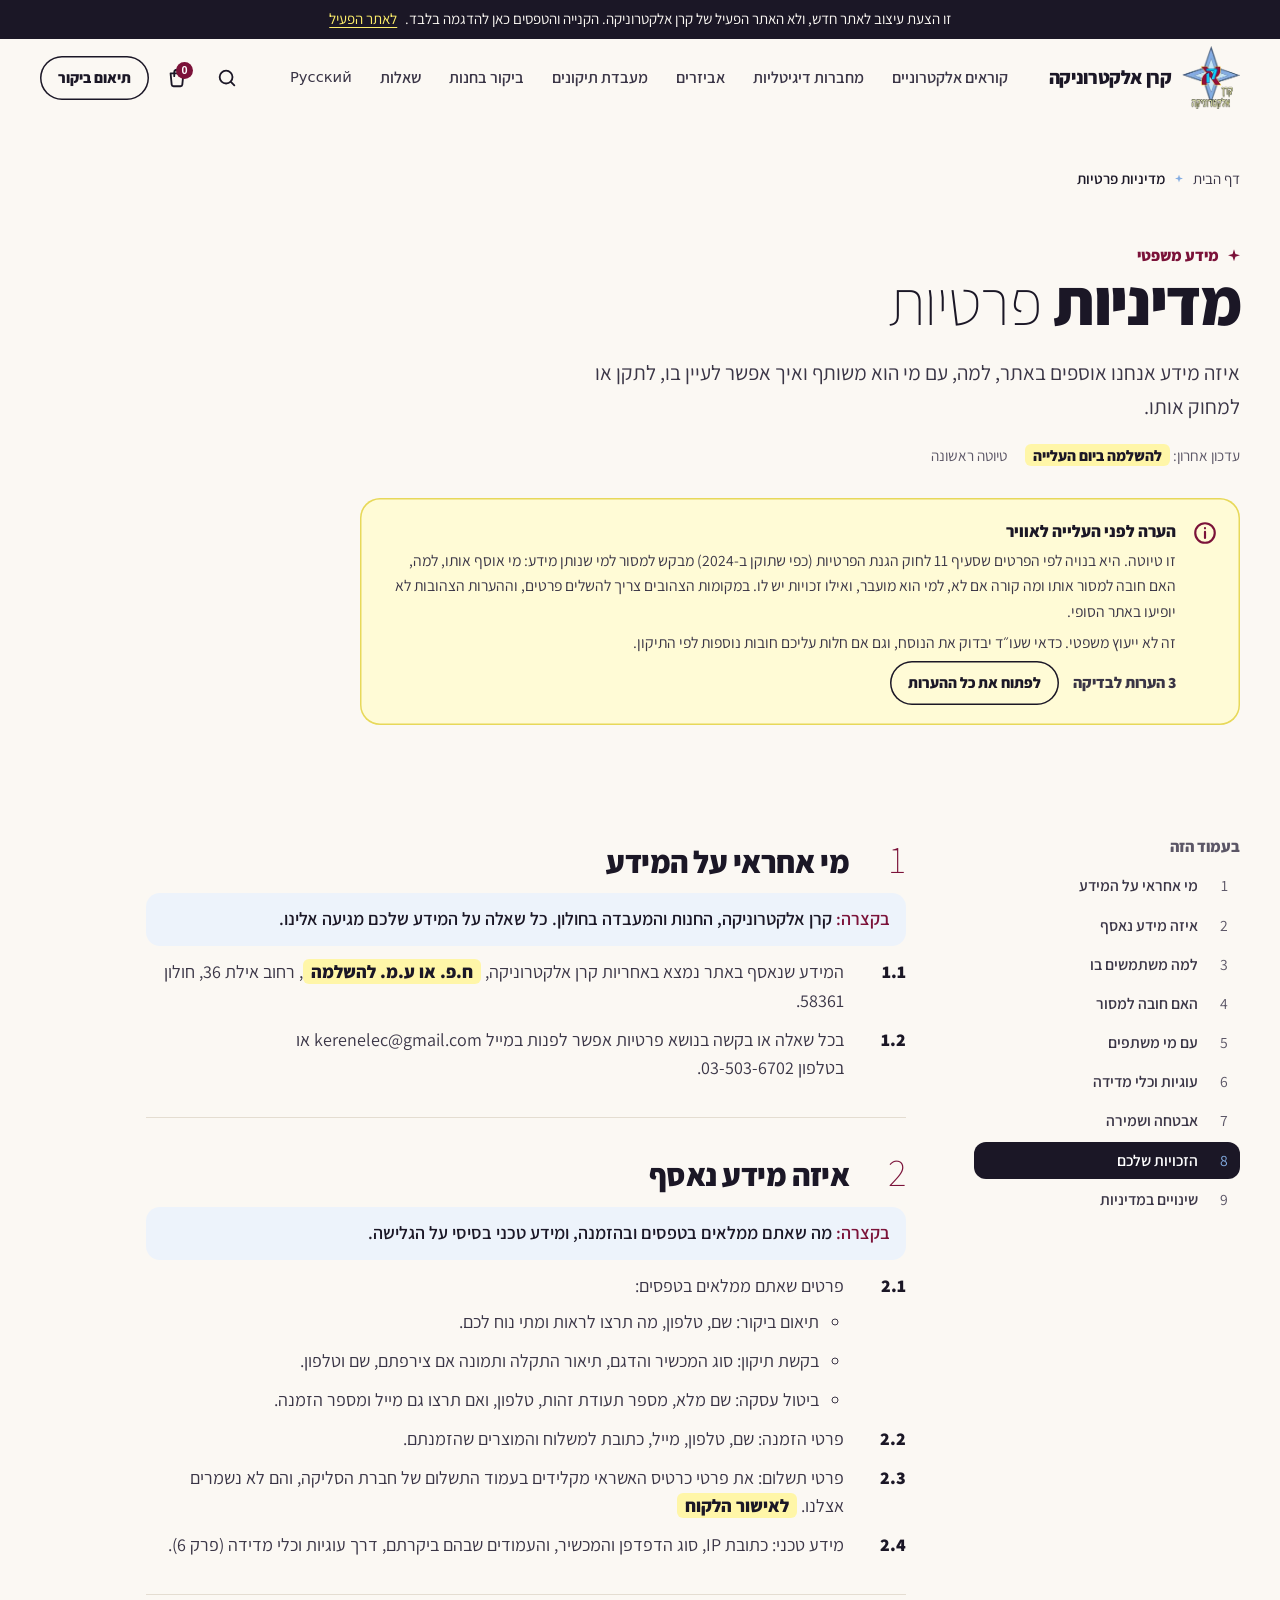
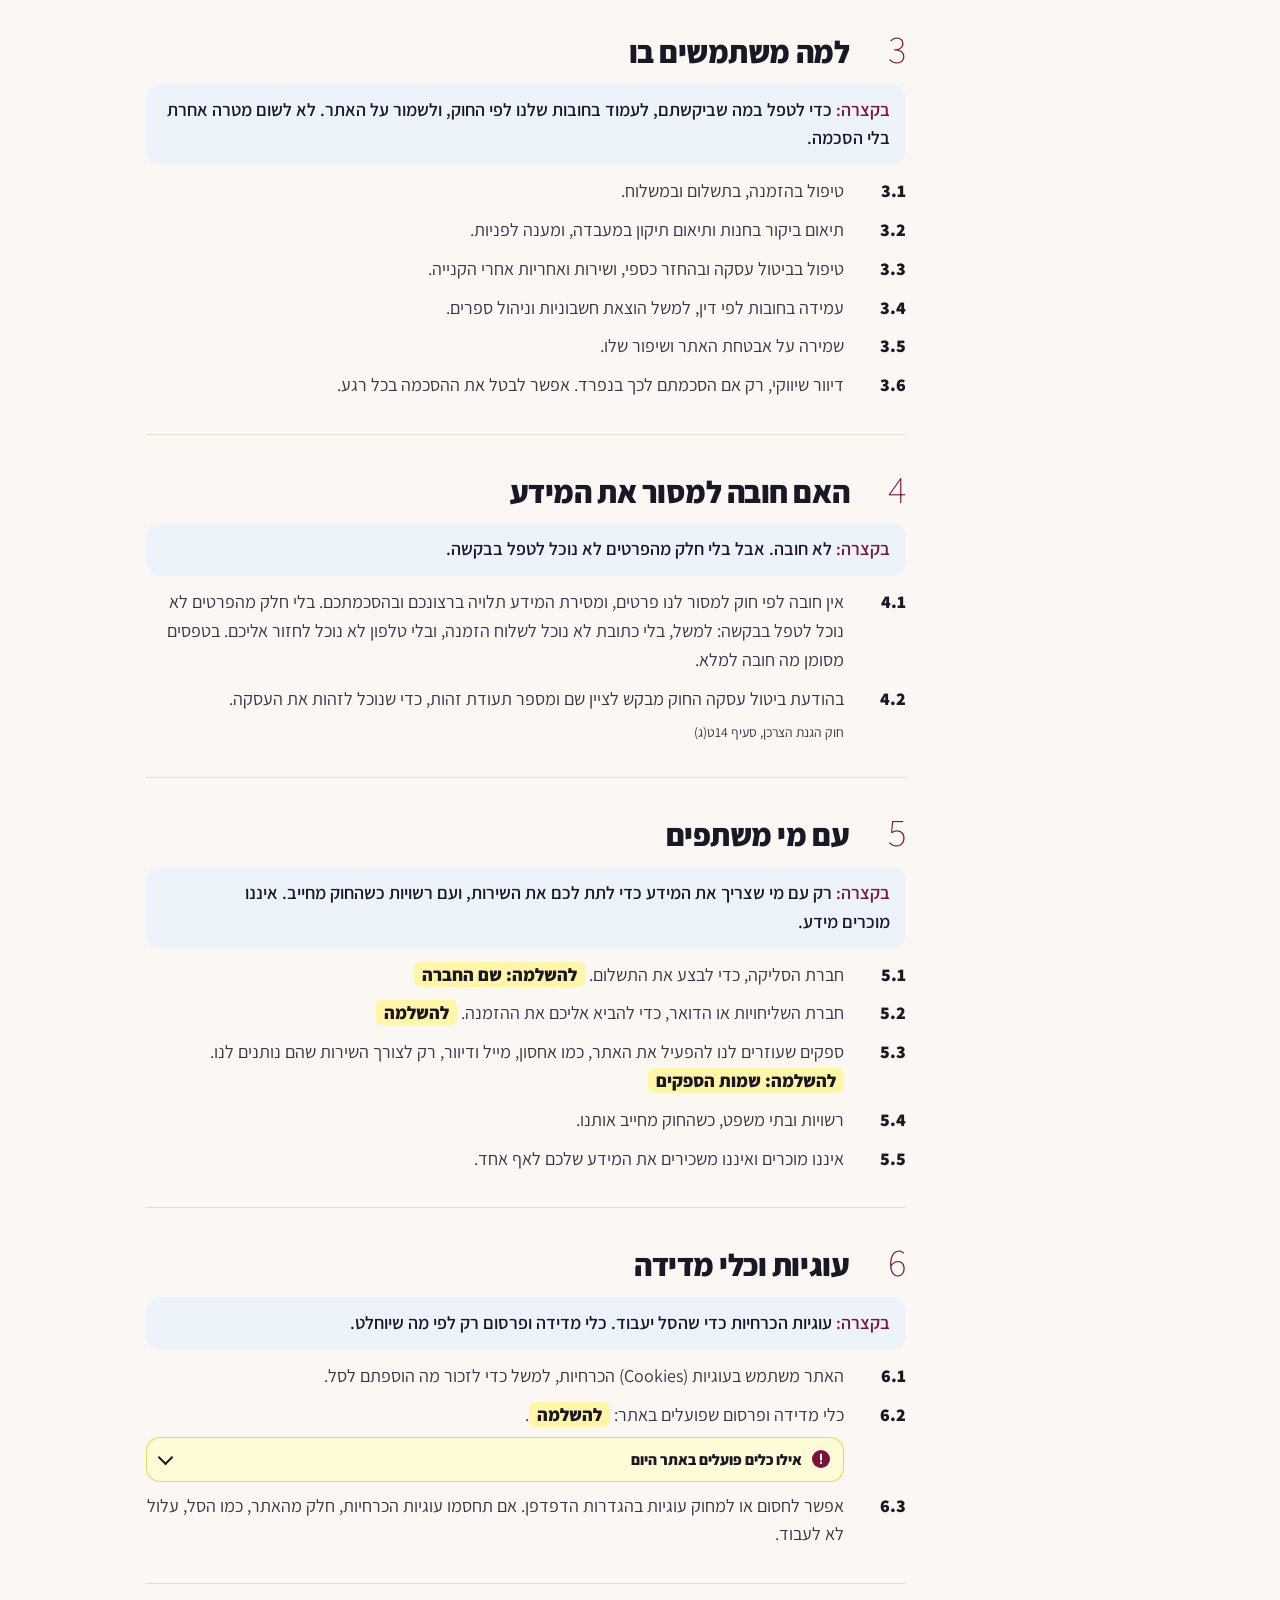
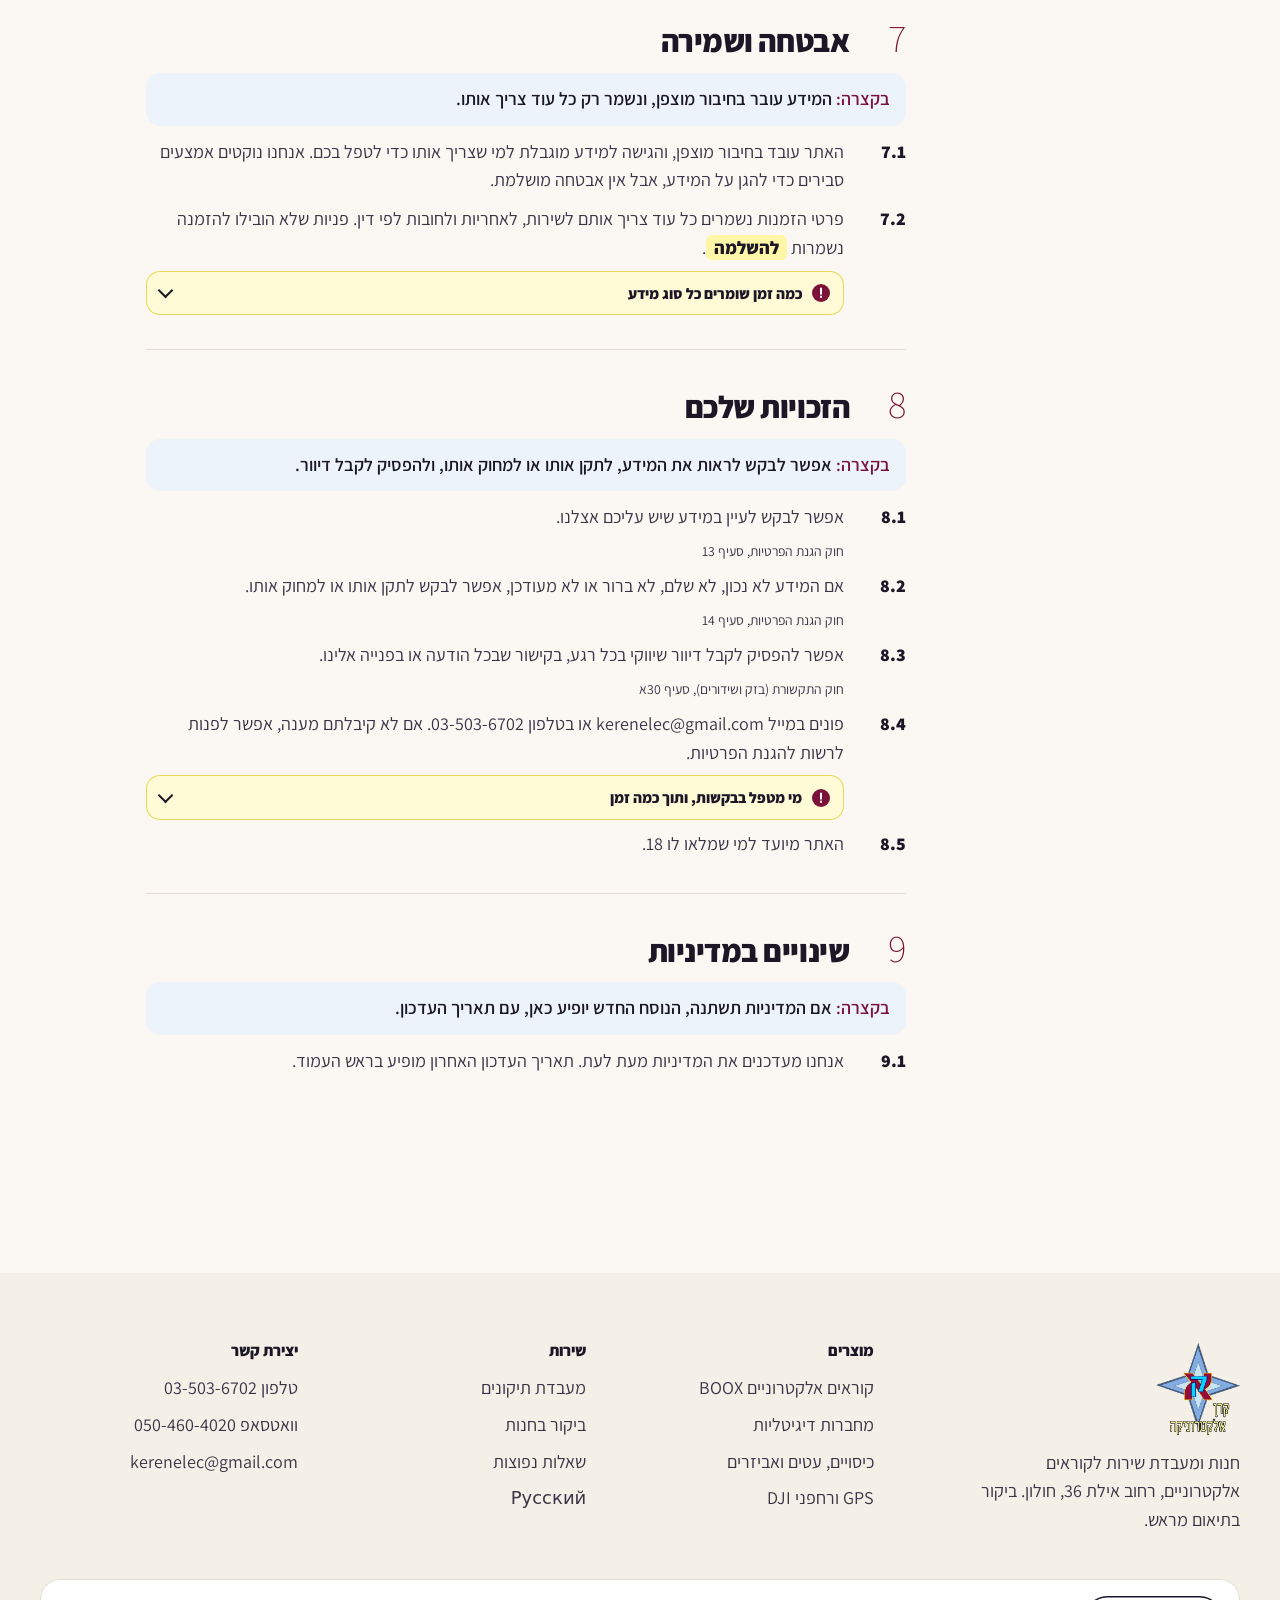
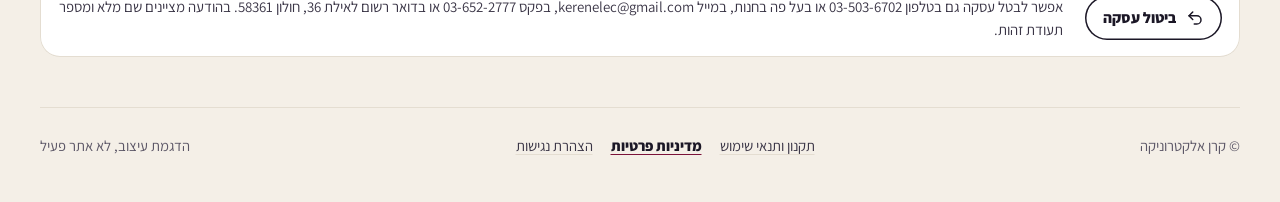
<file: privacy.html>
<!doctype html>
<html lang="he" dir="rtl">
<head>
<meta charset="utf-8">
<meta name="viewport" content="width=device-width, initial-scale=1">
<meta name="robots" content="noindex">
<link rel="icon" href="data:image/svg+xml,%3Csvg%20xmlns%3D%22http%3A//www.w3.org/2000/svg%22%20viewBox%3D%220%200%2040%2040%22%3E%3Cpath%20d%3D%22M20%201l4.6%2014.4L39%2020l-14.4%204.6L20%2039l-4.6-14.4L1%2020l14.4-4.6z%22%20fill%3D%22%237B1239%22/%3E%3C/svg%3E">
<title>מדיניות פרטיות | קרן אלקטרוניקה</title>
<meta name="description" content="איזה מידע קרן אלקטרוניקה אוספת באתר, למה, עם מי הוא משותף, כמה זמן הוא נשמר, ואיך מעיינים בו, מתקנים או מוחקים אותו.">
<link rel="preload" href="assets/fonts/assistant-hebrew-800-normal.woff2" as="font" type="font/woff2" crossorigin>
<link rel="preload" href="assets/fonts/assistant-hebrew-400-normal.woff2" as="font" type="font/woff2" crossorigin>

<link rel="stylesheet" href="assets/css/site.css">
<script type="application/ld+json">{"@context":"https://schema.org","@type":"BreadcrumbList","itemListElement":[{"@type":"ListItem","position":1,"name":"דף הבית","item":"index.html"},{"@type":"ListItem","position":2,"name":"מדיניות פרטיות"}]}</script>
<meta property="og:type" content="website">
<meta property="og:locale" content="he_IL">
<meta property="og:title" content="מדיניות פרטיות | קרן אלקטרוניקה">
<meta property="og:description" content="איזה מידע קרן אלקטרוניקה אוספת באתר, למה, עם מי הוא משותף, כמה זמן הוא נשמר, ואיך מעיינים בו, מתקנים או מוחקים אותו.">
<meta property="og:url" content="__SITE_URL__/privacy.html">
<meta property="og:image" content="__SITE_URL__/assets/img/store-wide-poster.jpg">
<meta property="og:image:width" content="1600">
<meta property="og:image:height" content="900">
</head>
<body class="legal-page">
<a class="skip" href="#main">דילוג לתוכן</a>
<div class="concept-bar" role="note"><p>זו הצעת עיצוב לאתר חדש, ולא האתר הפעיל של קרן אלקטרוניקה. הקנייה והטפסים כאן להדגמה בלבד. <a href="https://kerenel.co.il/">לאתר הפעיל</a></p></div>
<svg width="0" height="0" style="position:absolute" aria-hidden="true" focusable="false">
  <symbol id="i-star" viewBox="0 0 32 32"><path d="M16 0l3.2 12.8L32 16l-12.8 3.2L16 32l-3.2-12.8L0 16l12.8-3.2z" fill="currentColor"/></symbol>
  <symbol id="i-arrow" viewBox="0 0 24 24"><path d="M19 12H5m6-6l-6 6 6 6" fill="none" stroke="currentColor" stroke-width="2" stroke-linecap="round" stroke-linejoin="round"/></symbol>
  <symbol id="i-check" viewBox="0 0 24 24"><path d="M4 12.5l5 5L20 6.5" fill="none" stroke="currentColor" stroke-width="2.2" stroke-linecap="round" stroke-linejoin="round"/></symbol>
  <symbol id="i-wa" viewBox="0 0 24 24"><path fill="currentColor" d="M12 2a10 10 0 00-8.6 15.1L2 22l5-1.3A10 10 0 1012 2zm0 18.2a8.2 8.2 0 01-4.2-1.2l-.3-.2-3 .8.8-2.9-.2-.3A8.2 8.2 0 1112 20.2zm4.5-6.1c-.2-.1-1.5-.7-1.7-.8-.2-.1-.4-.1-.6.1l-.8 1c-.1.2-.3.2-.5.1a6.7 6.7 0 01-3.3-2.9c-.3-.4.2-.4.7-1.3.1-.2 0-.3 0-.4l-.8-1.8c-.2-.5-.4-.4-.6-.4h-.5a1 1 0 00-.7.3 3 3 0 00-.9 2.2 5.2 5.2 0 001.1 2.7 11.8 11.8 0 004.5 4c1.7.7 2.3.8 3.2.6a2.7 2.7 0 001.8-1.3c.2-.6.2-1.1.2-1.2-.1-.1-.3-.2-.6-.3z"/></symbol>
  <symbol id="i-phone" viewBox="0 0 24 24"><path d="M5 3.5h3.5l2 5L8 10a11.5 11.5 0 006 6l1.5-2.5 5 2V19a2 2 0 01-2 2A16.5 16.5 0 013 5.5a2 2 0 012-2z" fill="none" stroke="currentColor" stroke-width="2" stroke-linejoin="round"/></symbol>
  <symbol id="i-mail" viewBox="0 0 24 24"><g fill="none" stroke="currentColor" stroke-width="2" stroke-linecap="round" stroke-linejoin="round"><rect x="3" y="5" width="18" height="14" rx="2.5"/><path d="M3.5 7l8.5 6 8.5-6"/></g></symbol>
  <symbol id="i-pin" viewBox="0 0 24 24"><g fill="none" stroke="currentColor" stroke-width="2" stroke-linejoin="round"><path d="M12 21s-7-6.2-7-11.5a7 7 0 0114 0C19 14.8 12 21 12 21z"/><circle cx="12" cy="9.5" r="2.5"/></g></symbol>
  <symbol id="i-cal" viewBox="0 0 24 24"><g fill="none" stroke="currentColor" stroke-width="2" stroke-linecap="round"><rect x="3" y="5" width="18" height="16" rx="3"/><path d="M3 10h18M8 3v4M16 3v4"/></g></symbol>
  <symbol id="i-screen" viewBox="0 0 24 24"><g fill="none" stroke="currentColor" stroke-width="2" stroke-linecap="round" stroke-linejoin="round"><rect x="5" y="2.5" width="14" height="19" rx="2.5"/><path d="M9.5 6.5l3 4-2.5 2 4 4.5"/></g></symbol>
  <symbol id="i-battery" viewBox="0 0 24 24"><g fill="none" stroke="currentColor" stroke-width="2" stroke-linecap="round"><rect x="2.5" y="7" width="17" height="10" rx="2.5"/><path d="M22 10.5v3M6.5 10.5v3M10 10.5v3"/></g></symbol>
  <symbol id="i-system" viewBox="0 0 24 24"><g fill="none" stroke="currentColor" stroke-width="2" stroke-linecap="round" stroke-linejoin="round"><path d="M20 12a8 8 0 11-2.3-5.6"/><path d="M20 4v4.5h-4.5"/><path d="M12 8v4l2.5 2"/></g></symbol>
  <symbol id="i-data" viewBox="0 0 24 24"><g fill="none" stroke="currentColor" stroke-width="2"><ellipse cx="12" cy="6" rx="7" ry="3"/><path d="M5 6v12c0 1.7 3.1 3 7 3s7-1.3 7-3V6M5 12c0 1.7 3.1 3 7 3s7-1.3 7-3"/></g></symbol>
  <symbol id="i-chip" viewBox="0 0 24 24"><g fill="none" stroke="currentColor" stroke-width="2" stroke-linecap="round"><rect x="7" y="7" width="10" height="10" rx="1.5"/><path d="M10 3v4M14 3v4M10 17v4M14 17v4M3 10h4M3 14h4M17 10h4M17 14h4"/></g></symbol>
  <symbol id="i-swap" viewBox="0 0 24 24"><path d="M4 8h14l-3.5-3.5M20 16H6l3.5 3.5" fill="none" stroke="currentColor" stroke-width="2" stroke-linecap="round" stroke-linejoin="round"/></symbol>
  <symbol id="i-light" viewBox="0 0 24 24"><g fill="none" stroke="currentColor" stroke-width="2" stroke-linecap="round"><circle cx="12" cy="12" r="4"/><path d="M12 2.5v2M12 19.5v2M5.3 5.3l1.4 1.4M17.3 17.3l1.4 1.4M2.5 12h2M19.5 12h2M5.3 18.7l1.4-1.4M17.3 6.7l1.4-1.4"/></g></symbol>
  <symbol id="i-pen" viewBox="0 0 24 24"><g fill="none" stroke="currentColor" stroke-width="2" stroke-linecap="round" stroke-linejoin="round"><path d="M4 20l1.2-4.8L16 4.4l3.6 3.6L8.8 18.8z"/><path d="M13.8 6.6l3.6 3.6"/></g></symbol>
  <symbol id="i-book" viewBox="0 0 24 24"><g fill="none" stroke="currentColor" stroke-width="2" stroke-linecap="round" stroke-linejoin="round"><path d="M4 19.5V5a2 2 0 012-2h13v15H6a2 2 0 00-2 2 2 2 0 002 2h13"/><path d="M8.5 7.5h6"/></g></symbol>
  <symbol id="i-shield" viewBox="0 0 24 24"><g fill="none" stroke="currentColor" stroke-width="2" stroke-linecap="round" stroke-linejoin="round"><path d="M12 3l8 3v6c0 4.5-3.4 8.3-8 9-4.6-.7-8-4.5-8-9V6z"/><path d="M8.5 12l2.5 2.5 4.5-5"/></g></symbol>
  <symbol id="i-truck" viewBox="0 0 24 24"><g fill="none" stroke="currentColor" stroke-width="2" stroke-linejoin="round"><path d="M2.5 6h11.5v10H2.5zM14 9.5h4.2l3.3 3.3V16H14"/><circle cx="7" cy="17.5" r="1.9"/><circle cx="17.5" cy="17.5" r="1.9"/></g></symbol>
  <symbol id="i-tool" viewBox="0 0 24 24"><path d="M15.5 3.5a5 5 0 00-4.7 6.7L3.5 17.5v3h3l7.3-7.3a5 5 0 006.7-4.7l-3 1.5-2.5-2.5 1.5-3z" fill="none" stroke="currentColor" stroke-width="2" stroke-linejoin="round"/></symbol>
  <symbol id="i-info" viewBox="0 0 24 24"><g fill="none" stroke="currentColor" stroke-width="2" stroke-linecap="round"><circle cx="12" cy="12" r="9"/><path d="M12 11v5.5M12 7.5v.2"/></g></symbol>
  <symbol id="i-car" viewBox="0 0 24 24"><g fill="none" stroke="currentColor" stroke-width="2" stroke-linejoin="round"><path d="M4 16.5V12l2.2-5h11.6L20 12v4.5z"/><path d="M4 12h16"/><circle cx="8" cy="16.5" r="1.8"/><circle cx="16" cy="16.5" r="1.8"/></g></symbol>
  <symbol id="i-access" viewBox="0 0 24 24"><g fill="none" stroke="currentColor" stroke-width="2" stroke-linecap="round" stroke-linejoin="round"><circle cx="11" cy="4.2" r="1.8"/><path d="M11 7.5v6h5.2l2.6 5.5M11 10.3h4.8"/><path d="M8 10.8a5.2 5.2 0 107.2 7"/></g></symbol>
  <symbol id="i-stairs" viewBox="0 0 24 24"><path d="M3 5h5v4h4v4h4v4h5" fill="none" stroke="currentColor" stroke-width="2" stroke-linecap="round" stroke-linejoin="round"/></symbol>
  <symbol id="i-key" viewBox="0 0 24 24"><g fill="none" stroke="currentColor" stroke-width="2" stroke-linecap="round"><circle cx="8" cy="15" r="4"/><path d="M11 12l8.5-8.5M16 7l2.5 2.5M13.5 9.5l2 2"/></g></symbol>
  <symbol id="i-camera" viewBox="0 0 24 24"><g fill="none" stroke="currentColor" stroke-width="2" stroke-linejoin="round"><path d="M3.5 8h3.5l2-3h6l2 3h3.5v11h-17z"/><circle cx="12" cy="13" r="3.5"/></g></symbol>
  <symbol id="i-lock" viewBox="0 0 24 24"><g fill="none" stroke="currentColor" stroke-width="2"><rect x="5" y="10.5" width="14" height="10" rx="2"/><path d="M8 10.5V7a4 4 0 018 0v3.5"/></g></symbol>
  <symbol id="i-card" viewBox="0 0 24 24"><g fill="none" stroke="currentColor" stroke-width="2" stroke-linecap="round"><rect x="3" y="5.5" width="18" height="13" rx="2.5"/><path d="M3 10h18M7 15h4"/></g></symbol>
  <symbol id="i-return" viewBox="0 0 24 24"><g fill="none" stroke="currentColor" stroke-width="2" stroke-linecap="round" stroke-linejoin="round"><path d="M9 14L4 9l5-5"/><path d="M4 9h10.5a5.5 5.5 0 010 11H11"/></g></symbol>
  <symbol id="i-user" viewBox="0 0 24 24"><g fill="none" stroke="currentColor" stroke-width="2" stroke-linecap="round"><circle cx="12" cy="8" r="4"/><path d="M4.5 20.5a7.5 7.5 0 0115 0"/></g></symbol>
  <symbol id="i-doc" viewBox="0 0 24 24"><g fill="none" stroke="currentColor" stroke-width="2" stroke-linecap="round" stroke-linejoin="round"><path d="M6 3h8l4 4v14H6z"/><path d="M14 3v4h4M9 12h6M9 16h6"/></g></symbol>
  <symbol id="i-bag" viewBox="0 0 24 24"><g fill="none" stroke="currentColor" stroke-width="2" stroke-linecap="round" stroke-linejoin="round"><path d="M5 7h14l-1.2 12.2a2 2 0 01-2 1.8H8.2a2 2 0 01-2-1.8z"/><path d="M9 10V6a3 3 0 016 0v4"/></g></symbol>
  <symbol id="i-eye" viewBox="0 0 24 24"><g fill="none" stroke="currentColor" stroke-width="2"><path d="M2.5 12S6 5.5 12 5.5 21.5 12 21.5 12 18 18.5 12 18.5 2.5 12 2.5 12z"/><circle cx="12" cy="12" r="3"/></g></symbol>
</svg>

<header class="site-header" id="hdr">
  <div class="wrap bar">
    <a class="brand" href="index.html" aria-label="קרן אלקטרוניקה, לדף הבית"><img src="assets/img/logo-128.webp" width="128" height="139" alt=""><span class="wm"><b>קרן אלקטרוניקה</b><small>BOOX · חנות ומעבדה בחולון</small></span></a>
    <nav class="main-nav" aria-label="ראשי">
      <a href="e-readers.html">קוראים אלקטרוניים</a>
      <a href="e-readers.html?f=write">מחברות דיגיטליות</a>
      <a href="#" data-demo="accessories">אביזרים</a>
      <a href="repairs.html">מעבדת תיקונים</a>
      <a href="visit.html">ביקור בחנות</a>
      <a href="index.html#faq">שאלות</a>
      <a href="#" data-demo="ru" lang="ru">Русский</a>
    </nav>
    <div class="tools">
      <button class="icon-btn" type="button" data-demo="search" aria-label="חיפוש באתר"><svg viewBox="0 0 24 24" fill="none" stroke="currentColor" stroke-width="2" stroke-linecap="round" aria-hidden="true"><circle cx="11" cy="11" r="7"/><path d="M20 20l-3.5-3.5"/></svg></button>
      <button class="icon-btn cart" type="button" data-demo="cart" aria-label="סל הקניות, 0 פריטים"><svg viewBox="0 0 24 24" fill="none" stroke="currentColor" stroke-width="2" stroke-linecap="round" stroke-linejoin="round" aria-hidden="true"><path d="M5 7h14l-1.2 12.2a2 2 0 01-2 1.8H8.2a2 2 0 01-2-1.8z"/><path d="M9 10V6a3 3 0 016 0v4"/></svg><b>0</b></button>
      <a class="btn btn-ghost btn-small" href="visit.html#book">תיאום ביקור</a>
      <button class="icon-btn menu-btn" type="button" aria-label="פתיחת התפריט" aria-expanded="false" aria-controls="drawer"><svg viewBox="0 0 24 24" fill="none" stroke="currentColor" stroke-width="2" stroke-linecap="round" aria-hidden="true"><path d="M4 7h16M4 12h16M4 17h10"/></svg></button>
    </div>
  </div>
</header>

<div class="drawer" id="drawer" aria-hidden="true">
  <div class="shade" data-close></div>
  <nav class="panel" aria-label="תפריט נייד">
    <button class="icon-btn close" type="button" data-close aria-label="סגירת התפריט"><svg viewBox="0 0 24 24" fill="none" stroke="currentColor" stroke-width="2" stroke-linecap="round" aria-hidden="true"><path d="M6 6l12 12M18 6L6 18"/></svg></button>
    <a href="e-readers.html">קוראים אלקטרוניים</a>
    <a href="e-readers.html?f=write">מחברות דיגיטליות</a>
    <a href="#" data-demo="accessories">אביזרים</a>
    <a href="repairs.html">מעבדת תיקונים</a>
    <a href="visit.html">ביקור בחנות</a>
    <a href="index.html#faq">שאלות נפוצות</a>
    <a href="#" data-demo="ru" lang="ru">Русский</a>
    <a class="btn btn-primary" href="visit.html#book">תיאום ביקור בחנות</a>
  </nav>
</div>

<main id="main">
  <div class="wrap legal-head">
    <nav class="crumbs" aria-label="מיקום באתר"><ol><li><a href="index.html">דף הבית</a></li><li aria-current="page">מדיניות פרטיות</li></ol></nav>
    <p class="kicker rise" style="margin-top:22px">מידע משפטי</p>
    <h1 class="h1 pg rise" style="--i:1">מדיניות <span class="thin">פרטיות</span></h1>
    <p class="lede rise" style="--i:2">איזה מידע אנחנו אוספים באתר, למה, עם מי הוא משותף ואיך אפשר לעיין בו, לתקן או למחוק אותו.</p>
    <p class="updated rise" style="--i:3"><span>עדכון אחרון: <span class="fill-in">להשלמה ביום העלייה</span></span><span>טיוטה ראשונה</span></p>
    <aside class="review-note rise" style="--i:4" aria-labelledby="rn-h">
      <svg aria-hidden="true"><use href="#i-info"/></svg>
      <div>
        <b id="rn-h">הערה לפני העלייה לאוויר</b>
        <p>זו טיוטה. היא בנויה לפי הפרטים שסעיף 11 לחוק הגנת הפרטיות (כפי שתוקן ב-2024) מבקש למסור למי שנותן מידע: מי אוסף אותו, למה, האם חובה למסור אותו ומה קורה אם לא, למי הוא מועבר, ואילו זכויות יש לו. במקומות הצהובים צריך להשלים פרטים, וההערות הצהובות לא יופיעו באתר הסופי.</p>
        <p>זה לא ייעוץ משפטי. כדאי שעו״ד יבדוק את הנוסח, וגם אם חלות עליכם חובות נוספות לפי התיקון.</p>
        <p class="flag-count"><span id="flagN">3 הערות לבדיקה</span> <button class="btn btn-ghost btn-small" type="button" data-flags aria-pressed="false" aria-describedby="flagN"><span>לפתוח את כל ההערות</span></button></p>
      </div>
    </aside>
  </div>

  <div class="wrap legal-grid">
    <nav class="toc" aria-labelledby="toc-h">
      <h2 id="toc-h">בעמוד הזה</h2>
      <ol>
        <li><a href="#p-who">מי אחראי על המידע</a></li>
        <li><a href="#p-what">איזה מידע נאסף</a></li>
        <li><a href="#p-why">למה משתמשים בו</a></li>
        <li><a href="#p-must">האם חובה למסור</a></li>
        <li><a href="#p-share">עם מי משתפים</a></li>
        <li><a href="#p-cookies">עוגיות וכלי מדידה</a></li>
        <li><a href="#p-security">אבטחה ושמירה</a></li>
        <li><a href="#p-rights">הזכויות שלכם</a></li>
        <li><a href="#p-changes">שינויים במדיניות</a></li>
      </ol>
    </nav>

    <div class="prose">
      <details class="toc-m">
        <summary>בעמוד הזה: 9 פרקים</summary>
        <ol>
          <li><a href="#p-who">מי אחראי על המידע</a></li><li><a href="#p-what">איזה מידע נאסף</a></li><li><a href="#p-why">למה משתמשים בו</a></li><li><a href="#p-must">האם חובה למסור</a></li><li><a href="#p-share">עם מי משתפים</a></li><li><a href="#p-cookies">עוגיות וכלי מדידה</a></li><li><a href="#p-security">אבטחה ושמירה</a></li><li><a href="#p-rights">הזכויות שלכם</a></li><li><a href="#p-changes">שינויים במדיניות</a></li>
        </ol>
      </details>

      <section id="p-who" aria-labelledby="p-who-h">
        <h2 id="p-who-h">מי אחראי על המידע</h2>
        <p class="plain">קרן אלקטרוניקה, החנות והמעבדה בחולון. כל שאלה על המידע שלכם מגיעה אלינו.</p>
        <ol class="clauses">
          <li><div><p>המידע שנאסף באתר נמצא באחריות קרן אלקטרוניקה, <span class="fill-in">ח.פ. או ע.מ. להשלמה</span>, רחוב אילת 36, חולון 58361.</p></div></li>
          <li><div><p>בכל שאלה או בקשה בנושא פרטיות אפשר לפנות במייל kerenelec@gmail.com או בטלפון <span class="nw">03-503-6702</span>.</p></div></li>
        </ol>
      </section>

      <section id="p-what" aria-labelledby="p-what-h">
        <h2 id="p-what-h">איזה מידע נאסף</h2>
        <p class="plain">מה שאתם ממלאים בטפסים ובהזמנה, ומידע טכני בסיסי על הגלישה.</p>
        <ol class="clauses">
          <li><div><p>פרטים שאתם ממלאים בטפסים:</p><ul><li>תיאום ביקור: שם, טלפון, מה תרצו לראות ומתי נוח לכם.</li><li>בקשת תיקון: סוג המכשיר והדגם, תיאור התקלה ותמונה אם צירפתם, שם וטלפון.</li><li>ביטול עסקה: שם מלא, מספר תעודת זהות, טלפון, ואם תרצו גם מייל ומספר הזמנה.</li></ul></div></li>
          <li><div><p>פרטי הזמנה: שם, טלפון, מייל, כתובת למשלוח והמוצרים שהזמנתם.</p></div></li>
          <li><div><p>פרטי תשלום: את פרטי כרטיס האשראי מקלידים בעמוד התשלום של חברת הסליקה, והם לא נשמרים אצלנו. <span class="fill-in">לאישור הלקוח</span></p></div></li>
          <li><div><p>מידע טכני: כתובת IP, סוג הדפדפן והמכשיר, והעמודים שבהם ביקרתם, דרך עוגיות וכלי מדידה (פרק 6).</p></div></li>
        </ol>
      </section>

      <section id="p-why" aria-labelledby="p-why-h">
        <h2 id="p-why-h">למה משתמשים בו</h2>
        <p class="plain">כדי לטפל במה שביקשתם, לעמוד בחובות שלנו לפי החוק, ולשמור על האתר. לא לשום מטרה אחרת בלי הסכמה.</p>
        <ol class="clauses">
          <li><div><p>טיפול בהזמנה, בתשלום ובמשלוח.</p></div></li>
          <li><div><p>תיאום ביקור בחנות ותיאום תיקון במעבדה, ומענה לפניות.</p></div></li>
          <li><div><p>טיפול בביטול עסקה ובהחזר כספי, ושירות ואחריות אחרי הקנייה.</p></div></li>
          <li><div><p>עמידה בחובות לפי דין, למשל הוצאת חשבוניות וניהול ספרים.</p></div></li>
          <li><div><p>שמירה על אבטחת האתר ושיפור שלו.</p></div></li>
          <li><div><p>דיוור שיווקי, רק אם הסכמתם לכך בנפרד. אפשר לבטל את ההסכמה בכל רגע.</p></div></li>
        </ol>
      </section>

      <section id="p-must" aria-labelledby="p-must-h">
        <h2 id="p-must-h">האם חובה למסור את המידע</h2>
        <p class="plain">לא חובה. אבל בלי חלק מהפרטים לא נוכל לטפל בבקשה.</p>
        <ol class="clauses">
          <li><div><p>אין חובה לפי חוק למסור לנו פרטים, ומסירת המידע תלויה ברצונכם ובהסכמתכם. בלי חלק מהפרטים לא נוכל לטפל בבקשה: למשל, בלי כתובת לא נוכל לשלוח הזמנה, ובלי טלפון לא נוכל לחזור אליכם. בטפסים מסומן מה חובה למלא.</p></div></li>
          <li><div><p>בהודעת ביטול עסקה החוק מבקש לציין שם ומספר תעודת זהות, כדי שנוכל לזהות את העסקה.</p><p class="law">חוק הגנת הצרכן, סעיף 14ט(ג)</p></div></li>
        </ol>
      </section>

      <section id="p-share" aria-labelledby="p-share-h">
        <h2 id="p-share-h">עם מי משתפים</h2>
        <p class="plain">רק עם מי שצריך את המידע כדי לתת לכם את השירות, ועם רשויות כשהחוק מחייב. איננו מוכרים מידע.</p>
        <ol class="clauses">
          <li><div><p>חברת הסליקה, כדי לבצע את התשלום. <span class="fill-in">להשלמה: שם החברה</span></p></div></li>
          <li><div><p>חברת השליחויות או הדואר, כדי להביא אליכם את ההזמנה. <span class="fill-in">להשלמה</span></p></div></li>
          <li><div><p>ספקים שעוזרים לנו להפעיל את האתר, כמו אחסון, מייל ודיוור, רק לצורך השירות שהם נותנים לנו. <span class="fill-in">להשלמה: שמות הספקים</span></p></div></li>
          <li><div><p>רשויות ובתי משפט, כשהחוק מחייב אותנו.</p></div></li>
          <li><div><p>איננו מוכרים ואיננו משכירים את המידע שלכם לאף אחד.</p></div></li>
        </ol>
      </section>

      <section id="p-cookies" aria-labelledby="p-cookies-h">
        <h2 id="p-cookies-h">עוגיות וכלי מדידה</h2>
        <p class="plain">עוגיות הכרחיות כדי שהסל יעבוד. כלי מדידה ופרסום רק לפי מה שיוחלט.</p>
        <ol class="clauses">
          <li><div><p>האתר משתמש בעוגיות (Cookies) הכרחיות, למשל כדי לזכור מה הוספתם לסל.</p></div></li>
          <li><div><p>כלי מדידה ופרסום שפועלים באתר: <span class="fill-in">להשלמה</span>.</p>
            <details class="flag"><summary>אילו כלים פועלים באתר היום</summary><div class="fbody"><p>באתר הקיים פועלים היום, בין השאר, Google Tag Manager ו-Google Analytics, הסטטיסטיקה של Jetpack ו-WooCommerce, פיקסל של WiserNotify, Facebook SDK ומעקב UTM של FunnelKit. צריך להחליט מה מהם נשאר באתר החדש. את מה שנשאר מפרטים כאן, וכדאי לשקול הודעת הסכמה לעוגיות שאינן הכרחיות.</p></div></details></div></li>
          <li><div><p>אפשר לחסום או למחוק עוגיות בהגדרות הדפדפן. אם תחסמו עוגיות הכרחיות, חלק מהאתר, כמו הסל, עלול לא לעבוד.</p></div></li>
        </ol>
      </section>

      <section id="p-security" aria-labelledby="p-security-h">
        <h2 id="p-security-h">אבטחה ושמירה</h2>
        <p class="plain">המידע עובר בחיבור מוצפן, ונשמר רק כל עוד צריך אותו.</p>
        <ol class="clauses">
          <li><div><p>האתר עובד בחיבור מוצפן, והגישה למידע מוגבלת למי שצריך אותו כדי לטפל בכם. אנחנו נוקטים אמצעים סבירים כדי להגן על המידע, אבל אין אבטחה מושלמת.</p></div></li>
          <li><div><p>פרטי הזמנות נשמרים כל עוד צריך אותם לשירות, לאחריות ולחובות לפי דין. פניות שלא הובילו להזמנה נשמרות <span class="fill-in">להשלמה</span>.</p>
            <details class="flag"><summary>כמה זמן שומרים כל סוג מידע</summary><div class="fbody"><p>צריך להחליט כמה זמן נשמרות פניות, בקשות תיקון ותמונות שהועלו, ומתי הן נמחקות. כדאי שמשך השמירה יהיה קצר ככל האפשר, ושעו״ד יאשר אותו.</p></div></details></div></li>
        </ol>
      </section>

      <section id="p-rights" aria-labelledby="p-rights-h">
        <h2 id="p-rights-h">הזכויות שלכם</h2>
        <p class="plain">אפשר לבקש לראות את המידע, לתקן אותו או למחוק אותו, ולהפסיק לקבל דיוור.</p>
        <ol class="clauses">
          <li><div><p>אפשר לבקש לעיין במידע שיש עליכם אצלנו.</p><p class="law">חוק הגנת הפרטיות, סעיף 13</p></div></li>
          <li><div><p>אם המידע לא נכון, לא שלם, לא ברור או לא מעודכן, אפשר לבקש לתקן אותו או למחוק אותו.</p><p class="law">חוק הגנת הפרטיות, סעיף 14</p></div></li>
          <li><div><p>אפשר להפסיק לקבל דיוור שיווקי בכל רגע, בקישור שבכל הודעה או בפנייה אלינו.</p><p class="law">חוק התקשורת (בזק ושידורים), סעיף 30א</p></div></li>
          <li><div><p>פונים במייל kerenelec@gmail.com או בטלפון <span class="nw">03-503-6702</span>. אם לא קיבלתם מענה, אפשר לפנות לרשות להגנת הפרטיות.</p>
            <details class="flag"><summary>מי מטפל בבקשות, ותוך כמה זמן</summary><div class="fbody"><p>צריך לקבוע מי מטפל בבקשות לעיון, לתיקון ולמחיקה, ותוך כמה זמן עונים. החוק והתקנות קובעים מועדים לבקשות עיון, ועו״ד יכול לעזור לנסח את התהליך.</p></div></details></div></li>
          <li><div><p>האתר מיועד למי שמלאו לו 18.</p></div></li>
        </ol>
      </section>

      <section id="p-changes" aria-labelledby="p-changes-h">
        <h2 id="p-changes-h">שינויים במדיניות</h2>
        <p class="plain">אם המדיניות תשתנה, הנוסח החדש יופיע כאן, עם תאריך העדכון.</p>
        <ol class="clauses">
          <li><div><p>אנחנו מעדכנים את המדיניות מעת לעת. תאריך העדכון האחרון מופיע בראש העמוד.</p></div></li>
        </ol>
      </section>
    </div>
  </div>
</main>

<footer class="site-footer">
  <div class="wrap">
    <div class="foot-grid">
      <div class="foot-brand"><img src="assets/img/logo-300.webp" width="300" height="326" alt="קרן אלקטרוניקה" loading="lazy"><p>חנות ומעבדת שירות לקוראים אלקטרוניים, רחוב אילת 36, חולון. ביקור בתיאום מראש.</p></div>
      <div><h2>מוצרים</h2><ul><li><a href="e-readers.html">קוראים אלקטרוניים BOOX</a></li><li><a href="e-readers.html?f=write">מחברות דיגיטליות</a></li><li><a href="#" data-demo="accessories">כיסויים, עטים ואביזרים</a></li><li><a href="#" data-demo="gps">GPS ורחפני DJI</a></li></ul></div>
      <div><h2>שירות</h2><ul><li><a href="repairs.html">מעבדת תיקונים</a></li><li><a href="visit.html">ביקור בחנות</a></li><li><a href="index.html#faq">שאלות נפוצות</a></li><li><a href="#" lang="ru" data-demo="ru">Русский</a></li></ul></div>
      <div><h2>יצירת קשר</h2><ul><li><a href="#" data-demo="tel">טלפון <span class="nw">03-503-6702</span></a></li><li><a href="#" data-demo="whatsapp">וואטסאפ <span class="nw">050-460-4020</span></a></li><li><a href="#" data-demo="mail">kerenelec@gmail.com</a></li></ul></div>
    </div>
    <div class="cancel-row">
      <a class="btn btn-ghost btn-small" href="cancel.html"><svg aria-hidden="true"><use href="#i-return"/></svg>ביטול עסקה</a>
      <p>אפשר לבטל עסקה גם בטלפון <span class="nw">03-503-6702</span> או בעל פה בחנות, במייל kerenelec@gmail.com, בפקס <span class="nw">03-652-2777</span> או בדואר רשום לאילת 36, חולון 58361. בהודעה מציינים שם מלא ומספר תעודת זהות.</p>
    </div>
    <div class="legal">
      <span>© קרן אלקטרוניקה</span>
      <nav aria-label="מידע משפטי"><ul><li><a href="terms.html">תקנון ותנאי שימוש</a></li><li><a href="privacy.html" aria-current="page">מדיניות פרטיות</a></li><li><a href="accessibility.html">הצהרת נגישות</a></li></ul></nav>
      <span>הדגמת עיצוב, לא אתר פעיל</span>
    </div>
  </div>
</footer>

<aside aria-label="וואטסאפ"><a class="fab away" href="#" data-demo="whatsapp" aria-label="כתבו לנו בוואטסאפ"><svg aria-hidden="true"><use href="#i-wa"/></svg></a></aside>
<div class="toast" id="toast" role="status" aria-live="polite"></div>
<script src="assets/js/site.js" defer></script>
</body>
</html>
</file>
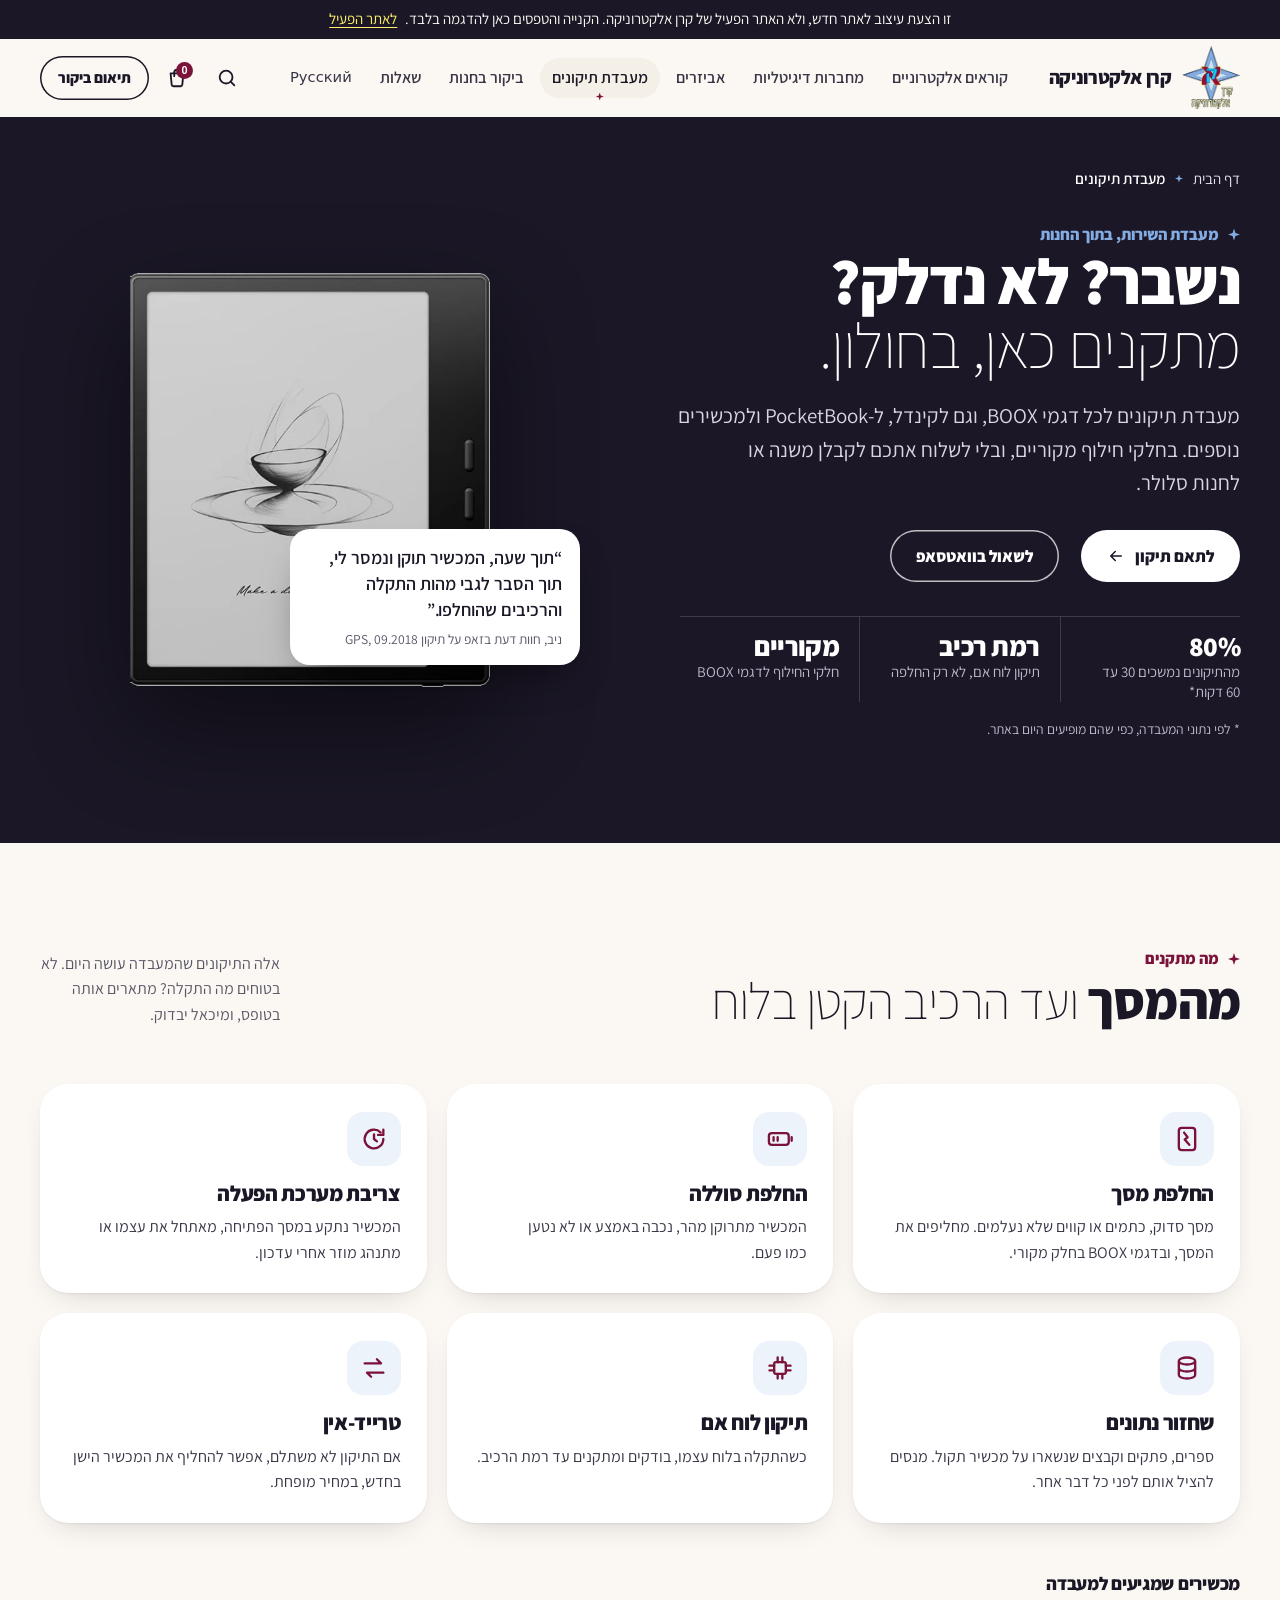
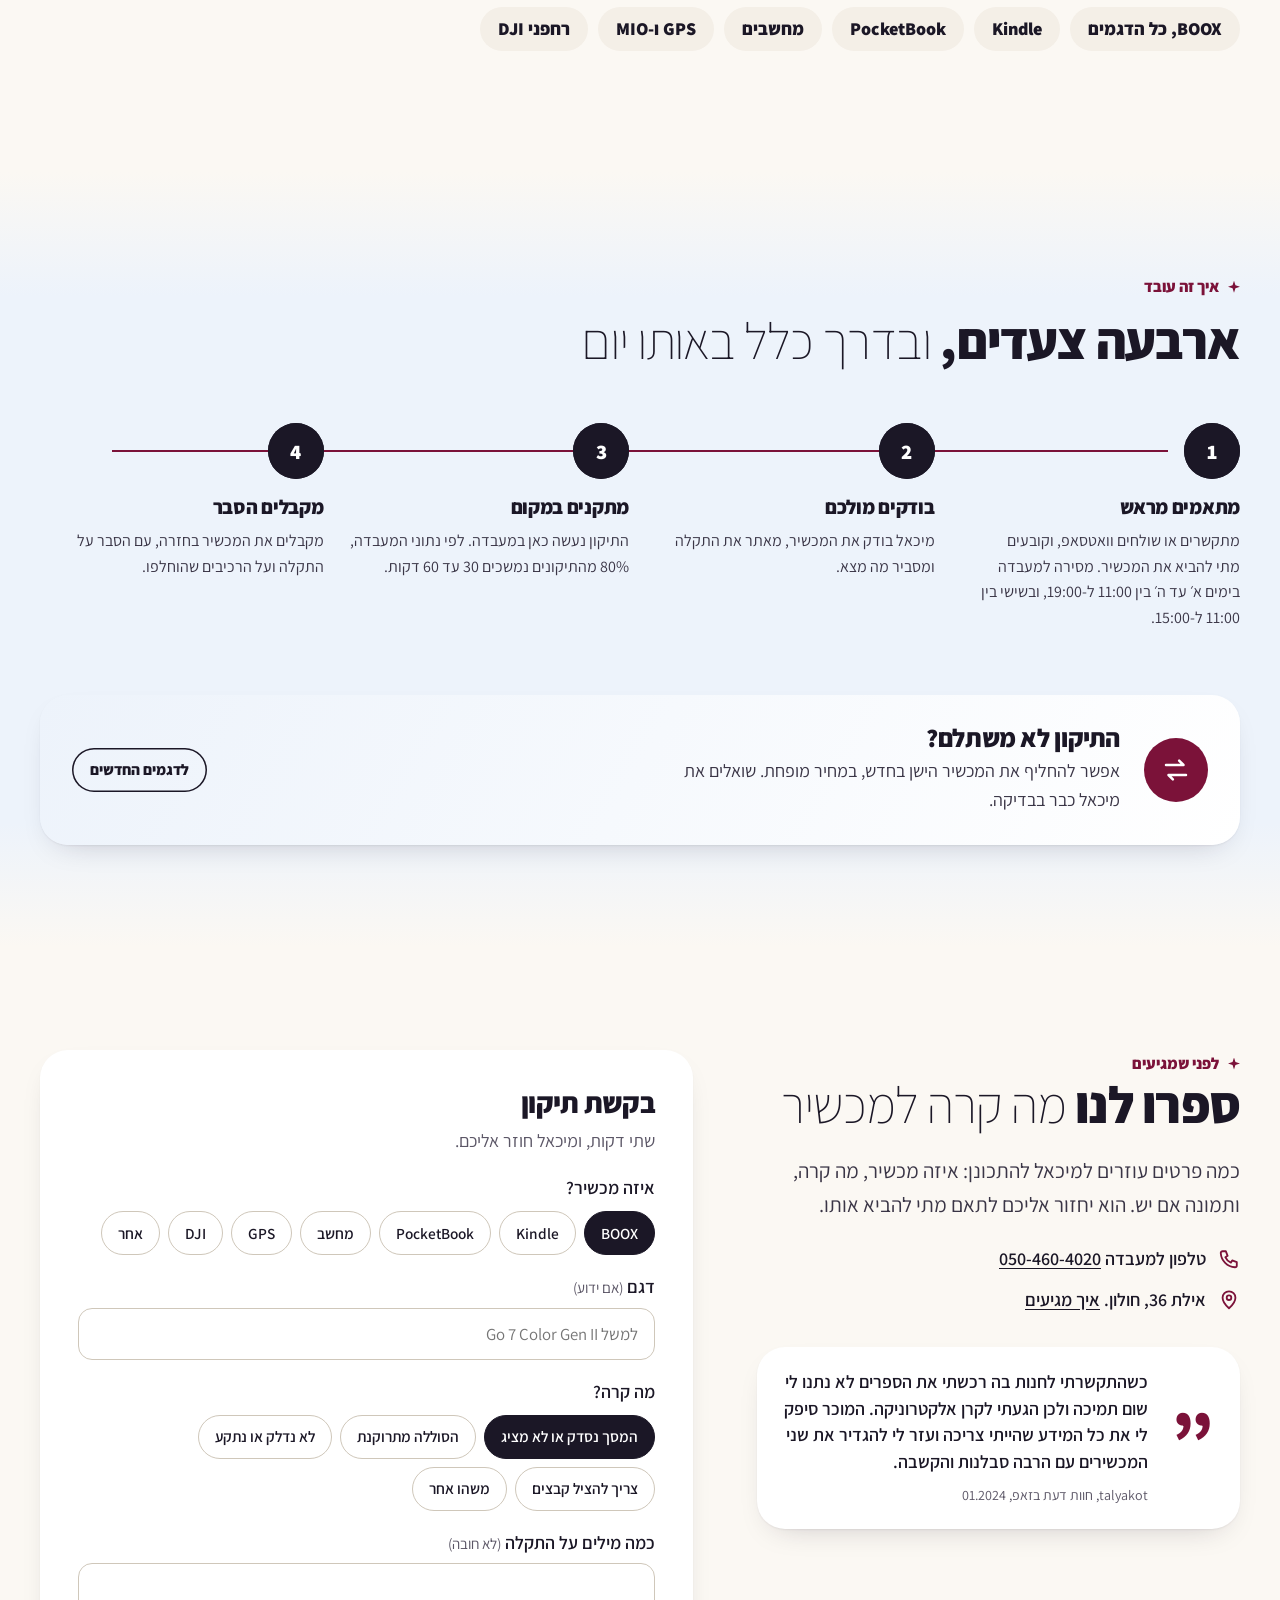
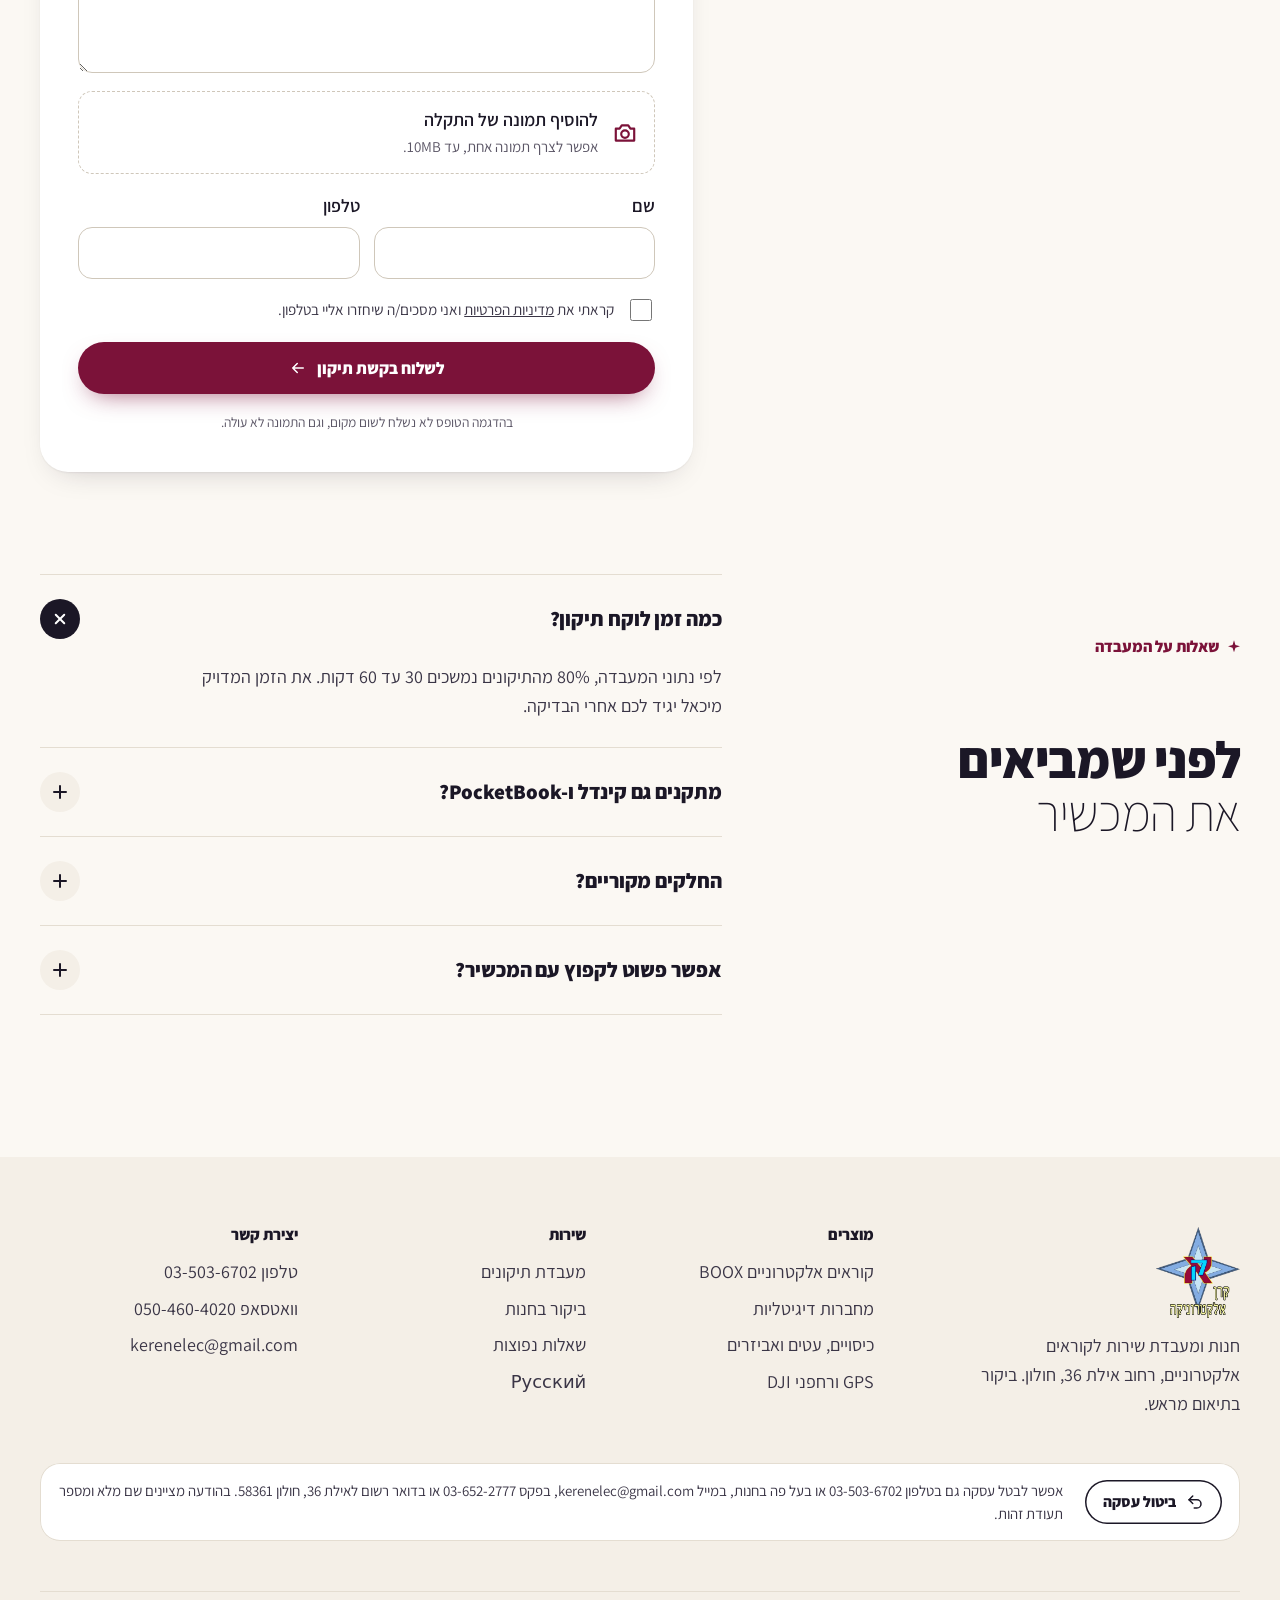
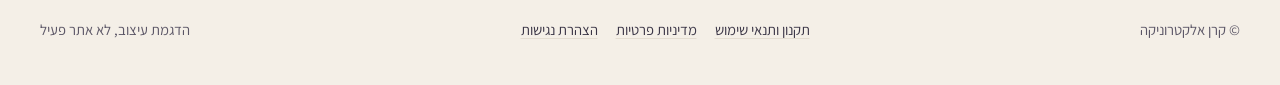
<file: repairs.html>
<!doctype html>
<html lang="he" dir="rtl">
<head>
<meta charset="utf-8">
<meta name="viewport" content="width=device-width, initial-scale=1">
<meta name="robots" content="noindex">
<link rel="icon" href="data:image/svg+xml,%3Csvg%20xmlns%3D%22http%3A//www.w3.org/2000/svg%22%20viewBox%3D%220%200%2040%2040%22%3E%3Cpath%20d%3D%22M20%201l4.6%2014.4L39%2020l-14.4%204.6L20%2039l-4.6-14.4L1%2020l14.4-4.6z%22%20fill%3D%22%237B1239%22/%3E%3C/svg%3E">
<title>מעבדת תיקונים לקוראים אלקטרוניים בחולון | קרן אלקטרוניקה</title>
<meta name="description" content="תיקון BOOX, קינדל ו-PocketBook בחולון: החלפת מסך וסוללה, צריבת מערכת הפעלה, שחזור נתונים ותיקון לוח אם ברמת רכיב, בחלקי חילוף מקוריים. מסירה בתיאום מראש.">
<link rel="preload" href="assets/fonts/assistant-hebrew-800-normal.woff2" as="font" type="font/woff2" crossorigin>
<link rel="preload" href="assets/fonts/assistant-hebrew-400-normal.woff2" as="font" type="font/woff2" crossorigin>
<link rel="preload" as="image" href="assets/img/go7-black-device.webp" fetchpriority="high">
<link rel="stylesheet" href="assets/css/site.css">
<script type="application/ld+json">{"@context":"https://schema.org","@type":"Service","name":"מעבדת תיקונים לקוראים אלקטרוניים","serviceType":"תיקון קוראים אלקטרוניים ומכשירים ניידים","provider":{"@type":"ElectronicsStore","name":"קרן אלקטרוניקה","telephone":"+972-3-503-6702","address":{"@type":"PostalAddress","streetAddress":"אילת 36","addressLocality":"חולון","postalCode":"58361","addressCountry":"IL"}},"areaServed":"IL"}</script>
<script type="application/ld+json">{"@context":"https://schema.org","@type":"BreadcrumbList","itemListElement":[{"@type":"ListItem","position":1,"name":"דף הבית","item":"index.html"},{"@type":"ListItem","position":2,"name":"מעבדת תיקונים"}]}</script>
<meta property="og:type" content="website">
<meta property="og:locale" content="he_IL">
<meta property="og:title" content="מעבדת תיקונים לקוראים אלקטרוניים בחולון | קרן אלקטרוניקה">
<meta property="og:description" content="תיקון BOOX, קינדל ו-PocketBook בחולון: החלפת מסך וסוללה, צריבת מערכת הפעלה, שחזור נתונים ותיקון לוח אם ברמת רכיב, בחלקי חילוף מקוריים. מסירה בתיאום מראש.">
<meta property="og:url" content="__SITE_URL__/repairs.html">
<meta property="og:image" content="__SITE_URL__/assets/img/store-wide-poster.jpg">
<meta property="og:image:width" content="1600">
<meta property="og:image:height" content="900">
</head>
<body class="repairs">
<a class="skip" href="#main">דילוג לתוכן</a>
<div class="concept-bar" role="note"><p>זו הצעת עיצוב לאתר חדש, ולא האתר הפעיל של קרן אלקטרוניקה. הקנייה והטפסים כאן להדגמה בלבד. <a href="https://kerenel.co.il/">לאתר הפעיל</a></p></div>
<svg width="0" height="0" style="position:absolute" aria-hidden="true" focusable="false">
  <symbol id="i-star" viewBox="0 0 32 32"><path d="M16 0l3.2 12.8L32 16l-12.8 3.2L16 32l-3.2-12.8L0 16l12.8-3.2z" fill="currentColor"/></symbol>
  <symbol id="i-arrow" viewBox="0 0 24 24"><path d="M19 12H5m6-6l-6 6 6 6" fill="none" stroke="currentColor" stroke-width="2" stroke-linecap="round" stroke-linejoin="round"/></symbol>
  <symbol id="i-check" viewBox="0 0 24 24"><path d="M4 12.5l5 5L20 6.5" fill="none" stroke="currentColor" stroke-width="2.2" stroke-linecap="round" stroke-linejoin="round"/></symbol>
  <symbol id="i-wa" viewBox="0 0 24 24"><path fill="currentColor" d="M12 2a10 10 0 00-8.6 15.1L2 22l5-1.3A10 10 0 1012 2zm0 18.2a8.2 8.2 0 01-4.2-1.2l-.3-.2-3 .8.8-2.9-.2-.3A8.2 8.2 0 1112 20.2zm4.5-6.1c-.2-.1-1.5-.7-1.7-.8-.2-.1-.4-.1-.6.1l-.8 1c-.1.2-.3.2-.5.1a6.7 6.7 0 01-3.3-2.9c-.3-.4.2-.4.7-1.3.1-.2 0-.3 0-.4l-.8-1.8c-.2-.5-.4-.4-.6-.4h-.5a1 1 0 00-.7.3 3 3 0 00-.9 2.2 5.2 5.2 0 001.1 2.7 11.8 11.8 0 004.5 4c1.7.7 2.3.8 3.2.6a2.7 2.7 0 001.8-1.3c.2-.6.2-1.1.2-1.2-.1-.1-.3-.2-.6-.3z"/></symbol>
  <symbol id="i-phone" viewBox="0 0 24 24"><path d="M5 3.5h3.5l2 5L8 10a11.5 11.5 0 006 6l1.5-2.5 5 2V19a2 2 0 01-2 2A16.5 16.5 0 013 5.5a2 2 0 012-2z" fill="none" stroke="currentColor" stroke-width="2" stroke-linejoin="round"/></symbol>
  <symbol id="i-mail" viewBox="0 0 24 24"><g fill="none" stroke="currentColor" stroke-width="2" stroke-linecap="round" stroke-linejoin="round"><rect x="3" y="5" width="18" height="14" rx="2.5"/><path d="M3.5 7l8.5 6 8.5-6"/></g></symbol>
  <symbol id="i-pin" viewBox="0 0 24 24"><g fill="none" stroke="currentColor" stroke-width="2" stroke-linejoin="round"><path d="M12 21s-7-6.2-7-11.5a7 7 0 0114 0C19 14.8 12 21 12 21z"/><circle cx="12" cy="9.5" r="2.5"/></g></symbol>
  <symbol id="i-cal" viewBox="0 0 24 24"><g fill="none" stroke="currentColor" stroke-width="2" stroke-linecap="round"><rect x="3" y="5" width="18" height="16" rx="3"/><path d="M3 10h18M8 3v4M16 3v4"/></g></symbol>
  <symbol id="i-screen" viewBox="0 0 24 24"><g fill="none" stroke="currentColor" stroke-width="2" stroke-linecap="round" stroke-linejoin="round"><rect x="5" y="2.5" width="14" height="19" rx="2.5"/><path d="M9.5 6.5l3 4-2.5 2 4 4.5"/></g></symbol>
  <symbol id="i-battery" viewBox="0 0 24 24"><g fill="none" stroke="currentColor" stroke-width="2" stroke-linecap="round"><rect x="2.5" y="7" width="17" height="10" rx="2.5"/><path d="M22 10.5v3M6.5 10.5v3M10 10.5v3"/></g></symbol>
  <symbol id="i-system" viewBox="0 0 24 24"><g fill="none" stroke="currentColor" stroke-width="2" stroke-linecap="round" stroke-linejoin="round"><path d="M20 12a8 8 0 11-2.3-5.6"/><path d="M20 4v4.5h-4.5"/><path d="M12 8v4l2.5 2"/></g></symbol>
  <symbol id="i-data" viewBox="0 0 24 24"><g fill="none" stroke="currentColor" stroke-width="2"><ellipse cx="12" cy="6" rx="7" ry="3"/><path d="M5 6v12c0 1.7 3.1 3 7 3s7-1.3 7-3V6M5 12c0 1.7 3.1 3 7 3s7-1.3 7-3"/></g></symbol>
  <symbol id="i-chip" viewBox="0 0 24 24"><g fill="none" stroke="currentColor" stroke-width="2" stroke-linecap="round"><rect x="7" y="7" width="10" height="10" rx="1.5"/><path d="M10 3v4M14 3v4M10 17v4M14 17v4M3 10h4M3 14h4M17 10h4M17 14h4"/></g></symbol>
  <symbol id="i-swap" viewBox="0 0 24 24"><path d="M4 8h14l-3.5-3.5M20 16H6l3.5 3.5" fill="none" stroke="currentColor" stroke-width="2" stroke-linecap="round" stroke-linejoin="round"/></symbol>
  <symbol id="i-light" viewBox="0 0 24 24"><g fill="none" stroke="currentColor" stroke-width="2" stroke-linecap="round"><circle cx="12" cy="12" r="4"/><path d="M12 2.5v2M12 19.5v2M5.3 5.3l1.4 1.4M17.3 17.3l1.4 1.4M2.5 12h2M19.5 12h2M5.3 18.7l1.4-1.4M17.3 6.7l1.4-1.4"/></g></symbol>
  <symbol id="i-pen" viewBox="0 0 24 24"><g fill="none" stroke="currentColor" stroke-width="2" stroke-linecap="round" stroke-linejoin="round"><path d="M4 20l1.2-4.8L16 4.4l3.6 3.6L8.8 18.8z"/><path d="M13.8 6.6l3.6 3.6"/></g></symbol>
  <symbol id="i-book" viewBox="0 0 24 24"><g fill="none" stroke="currentColor" stroke-width="2" stroke-linecap="round" stroke-linejoin="round"><path d="M4 19.5V5a2 2 0 012-2h13v15H6a2 2 0 00-2 2 2 2 0 002 2h13"/><path d="M8.5 7.5h6"/></g></symbol>
  <symbol id="i-shield" viewBox="0 0 24 24"><g fill="none" stroke="currentColor" stroke-width="2" stroke-linecap="round" stroke-linejoin="round"><path d="M12 3l8 3v6c0 4.5-3.4 8.3-8 9-4.6-.7-8-4.5-8-9V6z"/><path d="M8.5 12l2.5 2.5 4.5-5"/></g></symbol>
  <symbol id="i-truck" viewBox="0 0 24 24"><g fill="none" stroke="currentColor" stroke-width="2" stroke-linejoin="round"><path d="M2.5 6h11.5v10H2.5zM14 9.5h4.2l3.3 3.3V16H14"/><circle cx="7" cy="17.5" r="1.9"/><circle cx="17.5" cy="17.5" r="1.9"/></g></symbol>
  <symbol id="i-tool" viewBox="0 0 24 24"><path d="M15.5 3.5a5 5 0 00-4.7 6.7L3.5 17.5v3h3l7.3-7.3a5 5 0 006.7-4.7l-3 1.5-2.5-2.5 1.5-3z" fill="none" stroke="currentColor" stroke-width="2" stroke-linejoin="round"/></symbol>
  <symbol id="i-info" viewBox="0 0 24 24"><g fill="none" stroke="currentColor" stroke-width="2" stroke-linecap="round"><circle cx="12" cy="12" r="9"/><path d="M12 11v5.5M12 7.5v.2"/></g></symbol>
  <symbol id="i-car" viewBox="0 0 24 24"><g fill="none" stroke="currentColor" stroke-width="2" stroke-linejoin="round"><path d="M4 16.5V12l2.2-5h11.6L20 12v4.5z"/><path d="M4 12h16"/><circle cx="8" cy="16.5" r="1.8"/><circle cx="16" cy="16.5" r="1.8"/></g></symbol>
  <symbol id="i-access" viewBox="0 0 24 24"><g fill="none" stroke="currentColor" stroke-width="2" stroke-linecap="round" stroke-linejoin="round"><circle cx="11" cy="4.2" r="1.8"/><path d="M11 7.5v6h5.2l2.6 5.5M11 10.3h4.8"/><path d="M8 10.8a5.2 5.2 0 107.2 7"/></g></symbol>
  <symbol id="i-stairs" viewBox="0 0 24 24"><path d="M3 5h5v4h4v4h4v4h5" fill="none" stroke="currentColor" stroke-width="2" stroke-linecap="round" stroke-linejoin="round"/></symbol>
  <symbol id="i-key" viewBox="0 0 24 24"><g fill="none" stroke="currentColor" stroke-width="2" stroke-linecap="round"><circle cx="8" cy="15" r="4"/><path d="M11 12l8.5-8.5M16 7l2.5 2.5M13.5 9.5l2 2"/></g></symbol>
  <symbol id="i-camera" viewBox="0 0 24 24"><g fill="none" stroke="currentColor" stroke-width="2" stroke-linejoin="round"><path d="M3.5 8h3.5l2-3h6l2 3h3.5v11h-17z"/><circle cx="12" cy="13" r="3.5"/></g></symbol>
  <symbol id="i-lock" viewBox="0 0 24 24"><g fill="none" stroke="currentColor" stroke-width="2"><rect x="5" y="10.5" width="14" height="10" rx="2"/><path d="M8 10.5V7a4 4 0 018 0v3.5"/></g></symbol>
  <symbol id="i-card" viewBox="0 0 24 24"><g fill="none" stroke="currentColor" stroke-width="2" stroke-linecap="round"><rect x="3" y="5.5" width="18" height="13" rx="2.5"/><path d="M3 10h18M7 15h4"/></g></symbol>
  <symbol id="i-return" viewBox="0 0 24 24"><g fill="none" stroke="currentColor" stroke-width="2" stroke-linecap="round" stroke-linejoin="round"><path d="M9 14L4 9l5-5"/><path d="M4 9h10.5a5.5 5.5 0 010 11H11"/></g></symbol>
  <symbol id="i-user" viewBox="0 0 24 24"><g fill="none" stroke="currentColor" stroke-width="2" stroke-linecap="round"><circle cx="12" cy="8" r="4"/><path d="M4.5 20.5a7.5 7.5 0 0115 0"/></g></symbol>
  <symbol id="i-doc" viewBox="0 0 24 24"><g fill="none" stroke="currentColor" stroke-width="2" stroke-linecap="round" stroke-linejoin="round"><path d="M6 3h8l4 4v14H6z"/><path d="M14 3v4h4M9 12h6M9 16h6"/></g></symbol>
  <symbol id="i-bag" viewBox="0 0 24 24"><g fill="none" stroke="currentColor" stroke-width="2" stroke-linecap="round" stroke-linejoin="round"><path d="M5 7h14l-1.2 12.2a2 2 0 01-2 1.8H8.2a2 2 0 01-2-1.8z"/><path d="M9 10V6a3 3 0 016 0v4"/></g></symbol>
  <symbol id="i-eye" viewBox="0 0 24 24"><g fill="none" stroke="currentColor" stroke-width="2"><path d="M2.5 12S6 5.5 12 5.5 21.5 12 21.5 12 18 18.5 12 18.5 2.5 12 2.5 12z"/><circle cx="12" cy="12" r="3"/></g></symbol>
</svg>

<header class="site-header" id="hdr">
  <div class="wrap bar">
    <a class="brand" href="index.html" aria-label="קרן אלקטרוניקה, לדף הבית"><img src="assets/img/logo-128.webp" width="128" height="139" alt=""><span class="wm"><b>קרן אלקטרוניקה</b><small>BOOX · חנות ומעבדה בחולון</small></span></a>
    <nav class="main-nav" aria-label="ראשי">
      <a href="e-readers.html">קוראים אלקטרוניים</a>
      <a href="e-readers.html?f=write">מחברות דיגיטליות</a>
      <a href="#" data-demo="accessories">אביזרים</a>
      <a href="repairs.html" aria-current="page">מעבדת תיקונים</a>
      <a href="visit.html">ביקור בחנות</a>
      <a href="index.html#faq">שאלות</a>
      <a href="#" data-demo="ru" lang="ru">Русский</a>
    </nav>
    <div class="tools">
      <button class="icon-btn" type="button" data-demo="search" aria-label="חיפוש באתר"><svg viewBox="0 0 24 24" fill="none" stroke="currentColor" stroke-width="2" stroke-linecap="round" aria-hidden="true"><circle cx="11" cy="11" r="7"/><path d="M20 20l-3.5-3.5"/></svg></button>
      <button class="icon-btn cart" type="button" data-demo="cart" aria-label="סל הקניות, 0 פריטים"><svg viewBox="0 0 24 24" fill="none" stroke="currentColor" stroke-width="2" stroke-linecap="round" stroke-linejoin="round" aria-hidden="true"><path d="M5 7h14l-1.2 12.2a2 2 0 01-2 1.8H8.2a2 2 0 01-2-1.8z"/><path d="M9 10V6a3 3 0 016 0v4"/></svg><b>0</b></button>
      <a class="btn btn-ghost btn-small" href="visit.html#book">תיאום ביקור</a>
      <button class="icon-btn menu-btn" type="button" aria-label="פתיחת התפריט" aria-expanded="false" aria-controls="drawer"><svg viewBox="0 0 24 24" fill="none" stroke="currentColor" stroke-width="2" stroke-linecap="round" aria-hidden="true"><path d="M4 7h16M4 12h16M4 17h10"/></svg></button>
    </div>
  </div>
</header>

<div class="drawer" id="drawer" aria-hidden="true">
  <div class="shade" data-close></div>
  <nav class="panel" aria-label="תפריט נייד">
    <button class="icon-btn close" type="button" data-close aria-label="סגירת התפריט"><svg viewBox="0 0 24 24" fill="none" stroke="currentColor" stroke-width="2" stroke-linecap="round" aria-hidden="true"><path d="M6 6l12 12M18 6L6 18"/></svg></button>
    <a href="e-readers.html">קוראים אלקטרוניים</a>
    <a href="e-readers.html?f=write">מחברות דיגיטליות</a>
    <a href="#" data-demo="accessories">אביזרים</a>
    <a href="repairs.html" aria-current="page">מעבדת תיקונים</a>
    <a href="visit.html">ביקור בחנות</a>
    <a href="index.html#faq">שאלות נפוצות</a>
    <a href="#" data-demo="ru" lang="ru">Русский</a>
    <a class="btn btn-primary" href="visit.html#book">תיאום ביקור בחנות</a>
  </nav>
</div>

<main id="main">
  <section class="lab-hero on-dark" aria-labelledby="lab-h1">
    <div class="wrap">
      <nav class="crumbs" aria-label="מיקום באתר"><ol><li><a href="index.html">דף הבית</a></li><li aria-current="page">מעבדת תיקונים</li></ol></nav>
      <div class="phero-grid">
        <div>
          <p class="kicker rise">מעבדת השירות, בתוך החנות</p>
          <h1 class="h1 pg" id="lab-h1"><span class="l rise" style="--i:1">נשבר? לא נדלק?</span><span class="l thin rise" style="--i:2">מתקנים כאן, בחולון.</span></h1>
          <p class="lede rise" style="--i:3">מעבדת תיקונים לכל דגמי BOOX, וגם לקינדל, ל-PocketBook ולמכשירים נוספים. בחלקי חילוף מקוריים, ובלי לשלוח אתכם לקבלן משנה או לחנות סלולר.</p>
          <div class="cta-row rise" style="--i:4" data-fab-hide>
            <a class="btn btn-light" href="#intake">לתאם תיקון <svg aria-hidden="true"><use href="#i-arrow"/></svg></a>
            <a class="btn btn-ghost" href="#" data-demo="whatsapp">לשאול בוואטסאפ</a>
          </div>
          <ul class="facts rise" style="--i:5">
            <li><strong>80%</strong><span>מהתיקונים נמשכים 30 עד 60 דקות*</span></li>
            <li><strong>רמת רכיב</strong><span>תיקון לוח אם, לא רק החלפה</span></li>
            <li><strong>מקוריים</strong><span>חלקי החילוף לדגמי BOOX</span></li>
          </ul>
          <p class="foot-note rise" style="--i:6">* לפי נתוני המעבדה, כפי שהם מופיעים היום באתר.</p>
        </div>
        <figure class="lab-visual">
          <span class="scan" aria-hidden="true"></span>
          <img src="assets/img/go7-black-device.webp" width="548" height="630" alt="קורא BOOX Go 7 מלפנים, עם מסך שחור-לבן" fetchpriority="high">
          <figcaption class="ticket">“תוך שעה, המכשיר תוקן ונמסר לי, תוך הסבר לגבי מהות התקלה והרכיבים שהוחלפו.”<small>ניב, חוות דעת בזאפ על תיקון GPS, 09.2018</small></figcaption>
        </figure>
      </div>
    </div>
  </section>

  <section class="sec" id="fixes" aria-labelledby="fixes-h">
    <div class="wrap">
      <div class="sec-head split rv">
        <div><p class="kicker">מה מתקנים</p><h2 class="h2" id="fixes-h">מהמסך <span class="thin">ועד הרכיב הקטן בלוח</span></h2></div>
        <p class="sec-note">אלה התיקונים שהמעבדה עושה היום. לא בטוחים מה התקלה? מתארים אותה בטופס, ומיכאל יבדוק.</p>
      </div>
      <ul class="fix-grid">
        <li class="fix-card rv"><span class="ico"><svg aria-hidden="true"><use href="#i-screen"/></svg></span><h3>החלפת מסך</h3><p>מסך סדוק, כתמים או קווים שלא נעלמים. מחליפים את המסך, ובדגמי BOOX בחלק מקורי.</p></li>
        <li class="fix-card rv" style="--d:1"><span class="ico"><svg aria-hidden="true"><use href="#i-battery"/></svg></span><h3>החלפת סוללה</h3><p>המכשיר מתרוקן מהר, נכבה באמצע או לא נטען כמו פעם.</p></li>
        <li class="fix-card rv" style="--d:2"><span class="ico"><svg aria-hidden="true"><use href="#i-system"/></svg></span><h3>צריבת מערכת הפעלה</h3><p>המכשיר נתקע במסך הפתיחה, מאתחל את עצמו או מתנהג מוזר אחרי עדכון.</p></li>
        <li class="fix-card rv"><span class="ico"><svg aria-hidden="true"><use href="#i-data"/></svg></span><h3>שחזור נתונים</h3><p>ספרים, פתקים וקבצים שנשארו על מכשיר תקול. מנסים להציל אותם לפני כל דבר אחר.</p></li>
        <li class="fix-card rv" style="--d:1"><span class="ico"><svg aria-hidden="true"><use href="#i-chip"/></svg></span><h3>תיקון לוח אם</h3><p>כשהתקלה בלוח עצמו, בודקים ומתקנים עד רמת הרכיב.</p></li>
        <li class="fix-card rv" style="--d:2"><span class="ico"><svg aria-hidden="true"><use href="#i-swap"/></svg></span><h3>טרייד-אין</h3><p>אם התיקון לא משתלם, אפשר להחליף את המכשיר הישן בחדש, במחיר מופחת.</p></li>
      </ul>
      <div class="rv" style="margin-top:clamp(36px,4vw,52px)">
        <h3 class="mini-h">מכשירים שמגיעים למעבדה</h3>
        <ul class="devices">
          <li>BOOX, כל הדגמים</li><li lang="en">Kindle</li><li lang="en">PocketBook</li><li>מחשבים</li><li>GPS ו-MIO</li><li>רחפני DJI</li>
        </ul>
      </div>
    </div>
  </section>

  <section class="sec choose-bg" id="how" aria-labelledby="how-h">
    <div class="wrap">
      <div class="sec-head rv">
        <p class="kicker">איך זה עובד</p>
        <h2 class="h2" id="how-h">ארבעה צעדים, <span class="thin">ובדרך כלל באותו יום</span></h2>
      </div>
      <div class="steps-wrap">
      <span class="fill" aria-hidden="true"></span>
      <ol class="steps">
        <li class="rv"><h3>מתאמים מראש</h3><p>מתקשרים או שולחים וואטסאפ, וקובעים מתי להביא את המכשיר. מסירה למעבדה בימים א׳ עד ה׳ בין 11:00 ל-19:00, ובשישי בין 11:00 ל-15:00.</p></li>
        <li class="rv" style="--d:1"><h3>בודקים מולכם</h3><p>מיכאל בודק את המכשיר, מאתר את התקלה ומסביר מה מצא.</p></li>
        <li class="rv" style="--d:2"><h3>מתקנים במקום</h3><p>התיקון נעשה כאן במעבדה. לפי נתוני המעבדה, 80% מהתיקונים נמשכים 30 עד 60 דקות.</p></li>
        <li class="rv" style="--d:3"><h3>מקבלים הסבר</h3><p>מקבלים את המכשיר בחזרה, עם הסבר על התקלה ועל הרכיבים שהוחלפו.</p></li>
      </ol>
      </div>
      <div class="trade rv" style="margin-top:clamp(40px,5vw,64px)">
        <span class="ico" aria-hidden="true"><svg><use href="#i-swap"/></svg></span>
        <div><h2 id="trade-h">התיקון לא משתלם?</h2><p>אפשר להחליף את המכשיר הישן בחדש, במחיר מופחת. שואלים את מיכאל כבר בבדיקה.</p></div>
        <a class="btn btn-ghost btn-small" href="e-readers.html">לדגמים החדשים</a>
      </div>
    </div>
  </section>

  <section class="sec" id="intake" aria-labelledby="intake-h">
    <div class="wrap intake-grid">
      <div class="rv">
        <p class="kicker">לפני שמגיעים</p>
        <h2 class="h2" id="intake-h">ספרו לנו <span class="thin">מה קרה למכשיר</span></h2>
        <p class="lede">כמה פרטים עוזרים למיכאל להתכונן: איזה מכשיר, מה קרה, ותמונה אם יש. הוא יחזור אליכם לתאם מתי להביא אותו.</p>
        <ul class="contact-list">
          <li><svg aria-hidden="true"><use href="#i-phone"/></svg><span>טלפון למעבדה <a href="#" data-demo="tel"><bdi dir="ltr"><span class="nw">050-460-4020</span></bdi></a></span></li>
          <li><svg aria-hidden="true"><use href="#i-pin"/></svg><span>אילת 36, חולון. <a href="visit.html">איך מגיעים</a></span></li>
        </ul>
        <figure class="cat-sack intake-quote">
          <span class="q-mark" aria-hidden="true">”</span>
          <div><blockquote>כשהתקשרתי לחנות בה רכשתי את הספרים לא נתנו לי שום תמיכה ולכן הגעתי לקרן אלקטרוניקה. המוכר סיפק לי את כל המידע שהייתי צריכה ועזר לי להגדיר את שני המכשירים עם הרבה סבלנות והקשבה.</blockquote>
          <figcaption><cite>talyakot, חוות דעת בזאפ, 01.2024</cite></figcaption></div>
        </figure>
      </div>
      <form class="book intake rv" style="--d:1" novalidate aria-labelledby="form-h" data-demo-form="בגרסה הסופית הבקשה תגיע למעבדה, ומיכאל יחזור אליכם לתאם.">
        <h3 id="form-h">בקשת תיקון</h3>
        <p class="sub">שתי דקות, ומיכאל חוזר אליכם.</p>
        <fieldset><legend>איזה מכשיר?</legend>
          <div class="opts">
            <label><input type="radio" name="type" value="boox" checked><span>BOOX</span></label>
            <label><input type="radio" name="type" value="kindle"><span>Kindle</span></label>
            <label><input type="radio" name="type" value="pocketbook"><span>PocketBook</span></label>
            <label><input type="radio" name="type" value="pc"><span>מחשב</span></label>
            <label><input type="radio" name="type" value="gps"><span>GPS</span></label>
            <label><input type="radio" name="type" value="dji"><span>DJI</span></label>
            <label><input type="radio" name="type" value="other"><span>אחר</span></label>
          </div>
        </fieldset>
        <label class="field"><span>דגם <small>(אם ידוע)</small></span><input name="model" autocomplete="off" placeholder="למשל Go 7 Color Gen II"></label>
        <fieldset><legend>מה קרה?</legend>
          <div class="opts">
            <label><input type="radio" name="issue" value="screen" checked><span>המסך נסדק או לא מציג</span></label>
            <label><input type="radio" name="issue" value="battery"><span>הסוללה מתרוקנת</span></label>
            <label><input type="radio" name="issue" value="boot"><span>לא נדלק או נתקע</span></label>
            <label><input type="radio" name="issue" value="data"><span>צריך להציל קבצים</span></label>
            <label><input type="radio" name="issue" value="other"><span>משהו אחר</span></label>
          </div>
        </fieldset>
        <label class="field"><span>כמה מילים על התקלה <small>(לא חובה)</small></span><textarea name="details" rows="3"></textarea></label>
        <label class="upload"><svg aria-hidden="true"><use href="#i-camera"/></svg><span>להוסיף תמונה של התקלה<small id="photoName">אפשר לצרף תמונה אחת, עד 10MB.</small></span><input class="sr" type="file" name="photo" accept="image/*" data-show="photoName"></label>
        <div class="row2">
          <label class="field">שם<input name="name" autocomplete="name" required></label>
          <label class="field">טלפון<input name="tel" type="tel" inputmode="tel" autocomplete="tel" required></label>
        </div>
        <label class="consent"><input type="checkbox" name="ok" required><span>קראתי את <a href="privacy.html">מדיניות הפרטיות</a> ואני מסכים/ה שיחזרו אליי בטלפון.</span></label>
        <p class="err" role="alert" hidden></p>
        <button class="btn btn-primary" type="submit">לשלוח בקשת תיקון <svg aria-hidden="true"><use href="#i-arrow"/></svg></button>
        <p class="ok-msg appt" tabindex="-1" hidden><svg aria-hidden="true"><use href="#i-check"/></svg>הבקשה מוכנה. בהדגמה היא לא נשלחת, ובאתר הסופי מיכאל יחזור אליכם לתאם.</p>
        <p class="form-note">בהדגמה הטופס לא נשלח לשום מקום, וגם התמונה לא עולה.</p>
      </form>
    </div>
  </section>

  <section class="sec" id="faq" aria-labelledby="faq-h" style="padding-top:0">
    <div class="wrap faq-grid">
      <div class="sec-head rv">
        <p class="kicker">שאלות על המעבדה</p>
        <h2 class="h2" id="faq-h">לפני שמביאים <span class="thin">את המכשיר</span></h2>
      </div>
      <div class="faq-list rv" style="--d:1">
        <details open><summary><h3>כמה זמן לוקח תיקון?</h3><span class="pm" aria-hidden="true"><svg viewBox="0 0 16 16"><path d="M8 2v12M2 8h12" stroke="currentColor" stroke-width="2" stroke-linecap="round"/></svg></span></summary>
          <div class="ans"><p>לפי נתוני המעבדה, 80% מהתיקונים נמשכים 30 עד 60 דקות. את הזמן המדויק מיכאל יגיד לכם אחרי הבדיקה.</p></div></details>
        <details><summary><h3>מתקנים גם קינדל ו-PocketBook?</h3><span class="pm" aria-hidden="true"><svg viewBox="0 0 16 16"><path d="M8 2v12M2 8h12" stroke="currentColor" stroke-width="2" stroke-linecap="round"/></svg></span></summary>
          <div class="ans"><p>כן. המעבדה מתקנת את כל דגמי BOOX, וגם קינדל ו-PocketBook, מחשבים, מכשירי GPS ו-MIO ורחפני DJI.</p></div></details>
        <details><summary><h3>החלקים מקוריים?</h3><span class="pm" aria-hidden="true"><svg viewBox="0 0 16 16"><path d="M8 2v12M2 8h12" stroke="currentColor" stroke-width="2" stroke-linecap="round"/></svg></span></summary>
          <div class="ans"><p>בתיקוני BOOX משתמשים בחלקי חילוף מקוריים. התיקון נעשה כאן במעבדה, בלי לשלוח את המכשיר לקבלן משנה או לחנות סלולר.</p></div></details>
        <details><summary><h3>אפשר פשוט לקפוץ עם המכשיר?</h3><span class="pm" aria-hidden="true"><svg viewBox="0 0 16 16"><path d="M8 2v12M2 8h12" stroke="currentColor" stroke-width="2" stroke-linecap="round"/></svg></span></summary>
          <div class="ans"><p>עדיף לתאם בטלפון קודם. מסירה למעבדה בימים א׳ עד ה׳ בין 11:00 ל-19:00, ובשישי בין 11:00 ל-15:00. <a href="visit.html">כך מגיעים לחנות</a>.</p></div></details>
      </div>
    </div>
  </section>
</main>

<footer class="site-footer">
  <div class="wrap">
    <div class="foot-grid">
      <div class="foot-brand"><img src="assets/img/logo-300.webp" width="300" height="326" alt="קרן אלקטרוניקה" loading="lazy"><p>חנות ומעבדת שירות לקוראים אלקטרוניים, רחוב אילת 36, חולון. ביקור בתיאום מראש.</p></div>
      <div><h2>מוצרים</h2><ul><li><a href="e-readers.html">קוראים אלקטרוניים BOOX</a></li><li><a href="e-readers.html?f=write">מחברות דיגיטליות</a></li><li><a href="#" data-demo="accessories">כיסויים, עטים ואביזרים</a></li><li><a href="#" data-demo="gps">GPS ורחפני DJI</a></li></ul></div>
      <div><h2>שירות</h2><ul><li><a href="repairs.html">מעבדת תיקונים</a></li><li><a href="visit.html">ביקור בחנות</a></li><li><a href="index.html#faq">שאלות נפוצות</a></li><li><a href="#" lang="ru" data-demo="ru">Русский</a></li></ul></div>
      <div><h2>יצירת קשר</h2><ul><li><a href="#" data-demo="tel">טלפון <span class="nw">03-503-6702</span></a></li><li><a href="#" data-demo="whatsapp">וואטסאפ <span class="nw">050-460-4020</span></a></li><li><a href="#" data-demo="mail">kerenelec@gmail.com</a></li></ul></div>
    </div>
    <div class="cancel-row">
      <a class="btn btn-ghost btn-small" href="cancel.html"><svg aria-hidden="true"><use href="#i-return"/></svg>ביטול עסקה</a>
      <p>אפשר לבטל עסקה גם בטלפון <span class="nw">03-503-6702</span> או בעל פה בחנות, במייל kerenelec@gmail.com, בפקס <span class="nw">03-652-2777</span> או בדואר רשום לאילת 36, חולון 58361. בהודעה מציינים שם מלא ומספר תעודת זהות.</p>
    </div>
    <div class="legal">
      <span>© קרן אלקטרוניקה</span>
      <nav aria-label="מידע משפטי"><ul><li><a href="terms.html">תקנון ותנאי שימוש</a></li><li><a href="privacy.html">מדיניות פרטיות</a></li><li><a href="accessibility.html">הצהרת נגישות</a></li></ul></nav>
      <span>הדגמת עיצוב, לא אתר פעיל</span>
    </div>
  </div>
</footer>

<aside aria-label="וואטסאפ"><a class="fab away" href="#" data-demo="whatsapp" aria-label="כתבו לנו בוואטסאפ"><svg aria-hidden="true"><use href="#i-wa"/></svg></a></aside>
<div class="toast" id="toast" role="status" aria-live="polite"></div>
<script src="assets/js/site.js" defer></script>
</body>
</html>
</file>
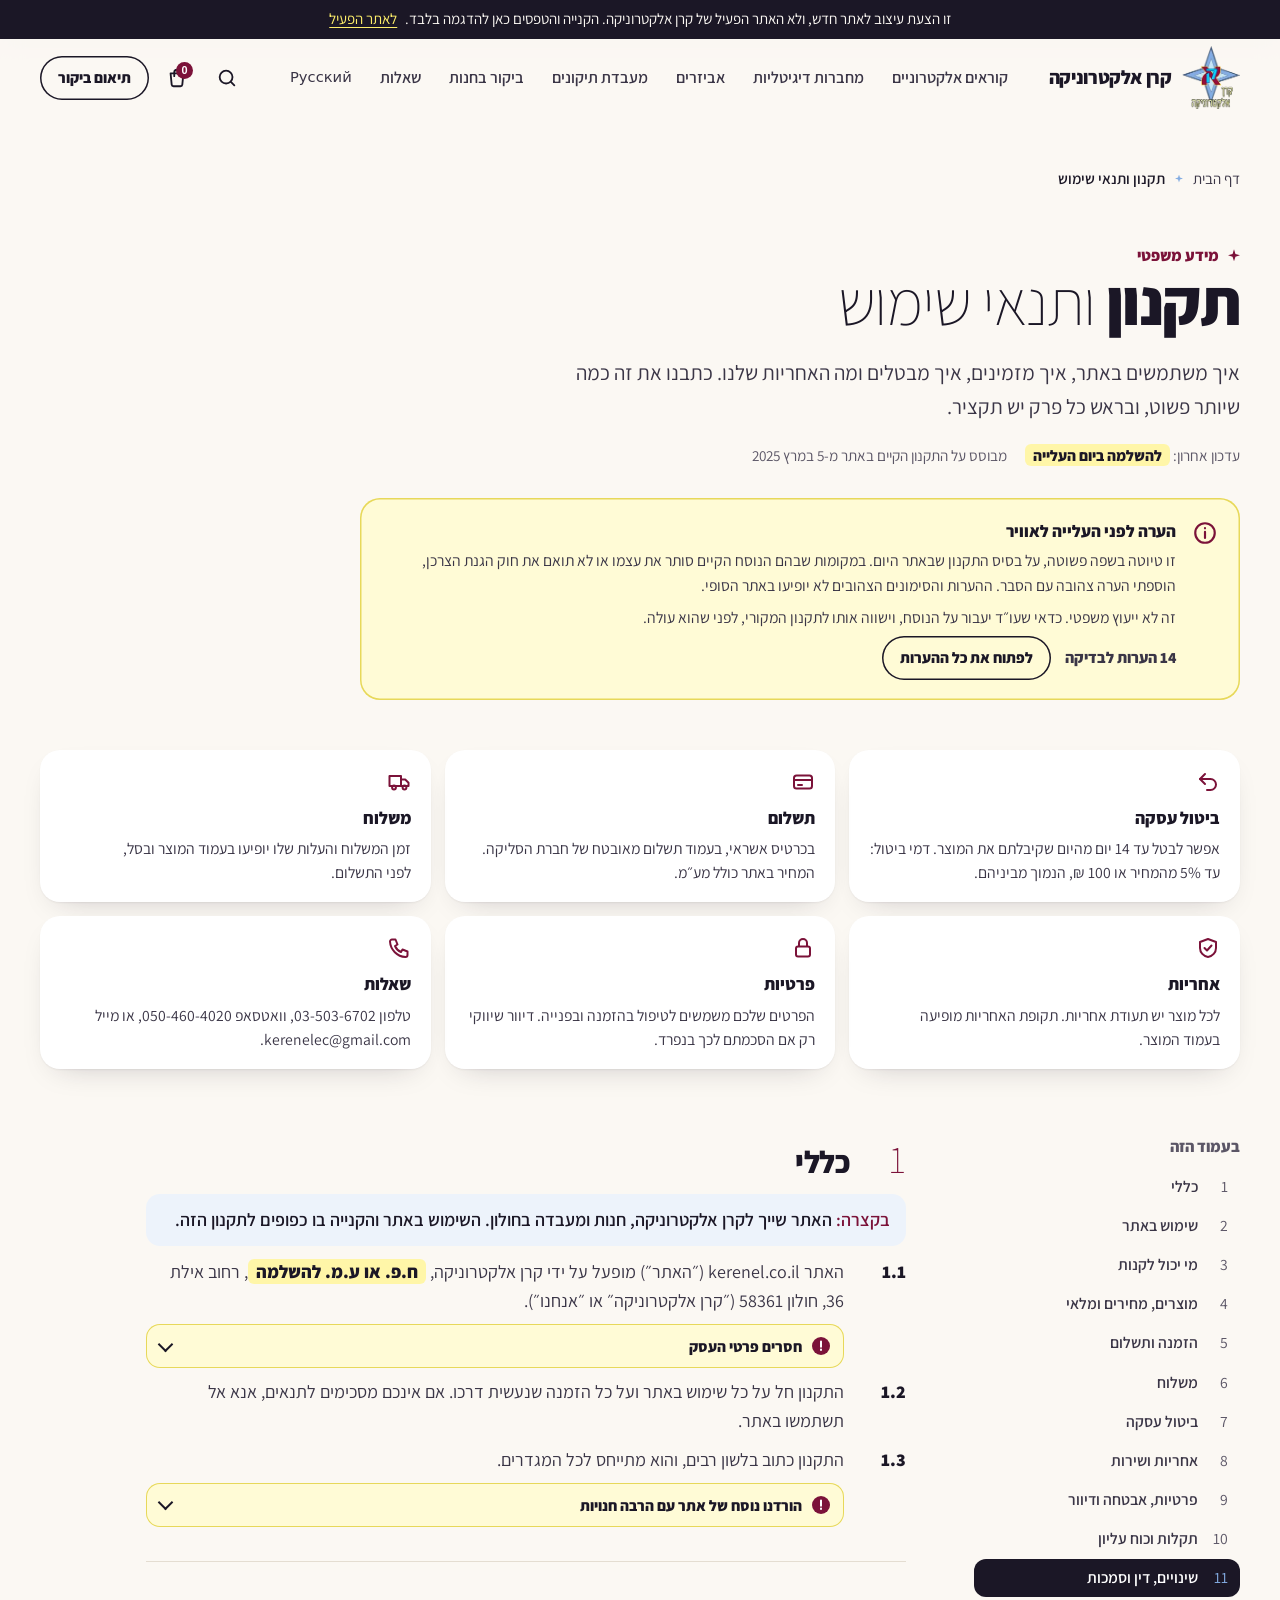
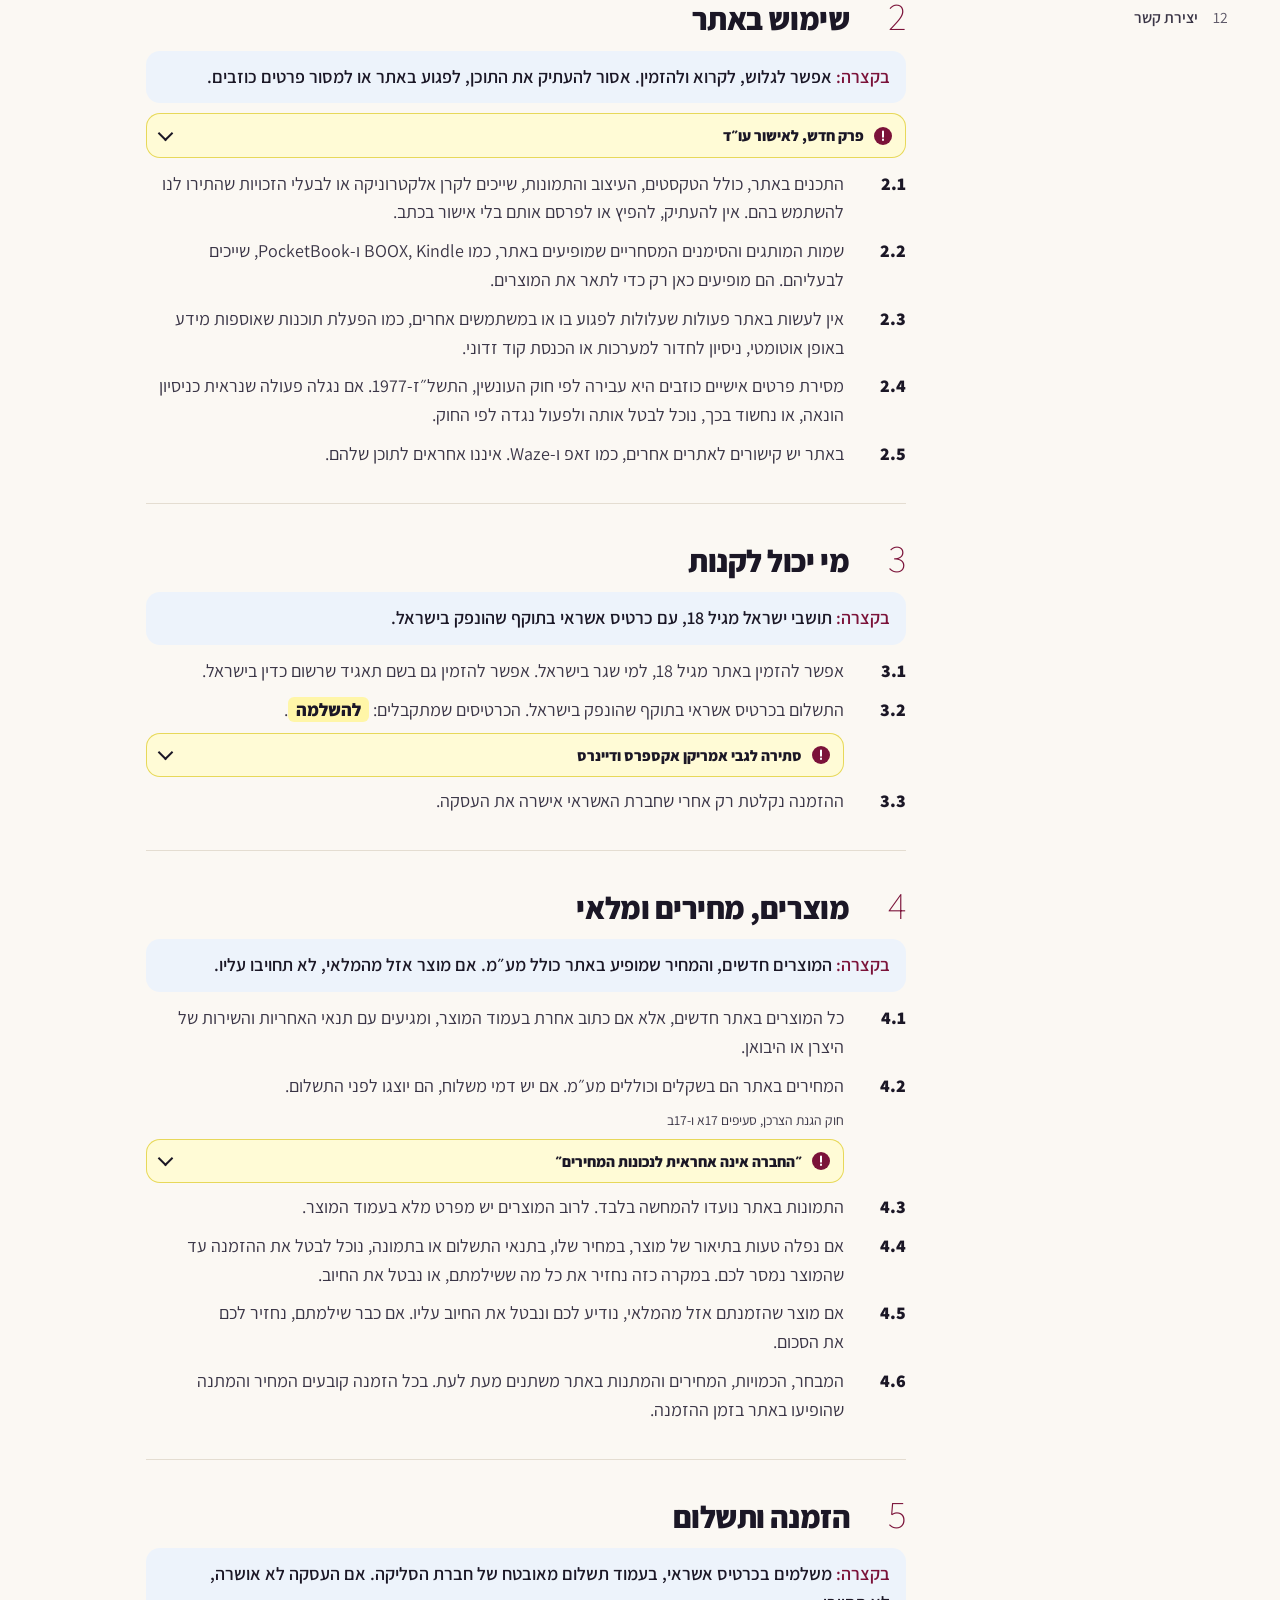
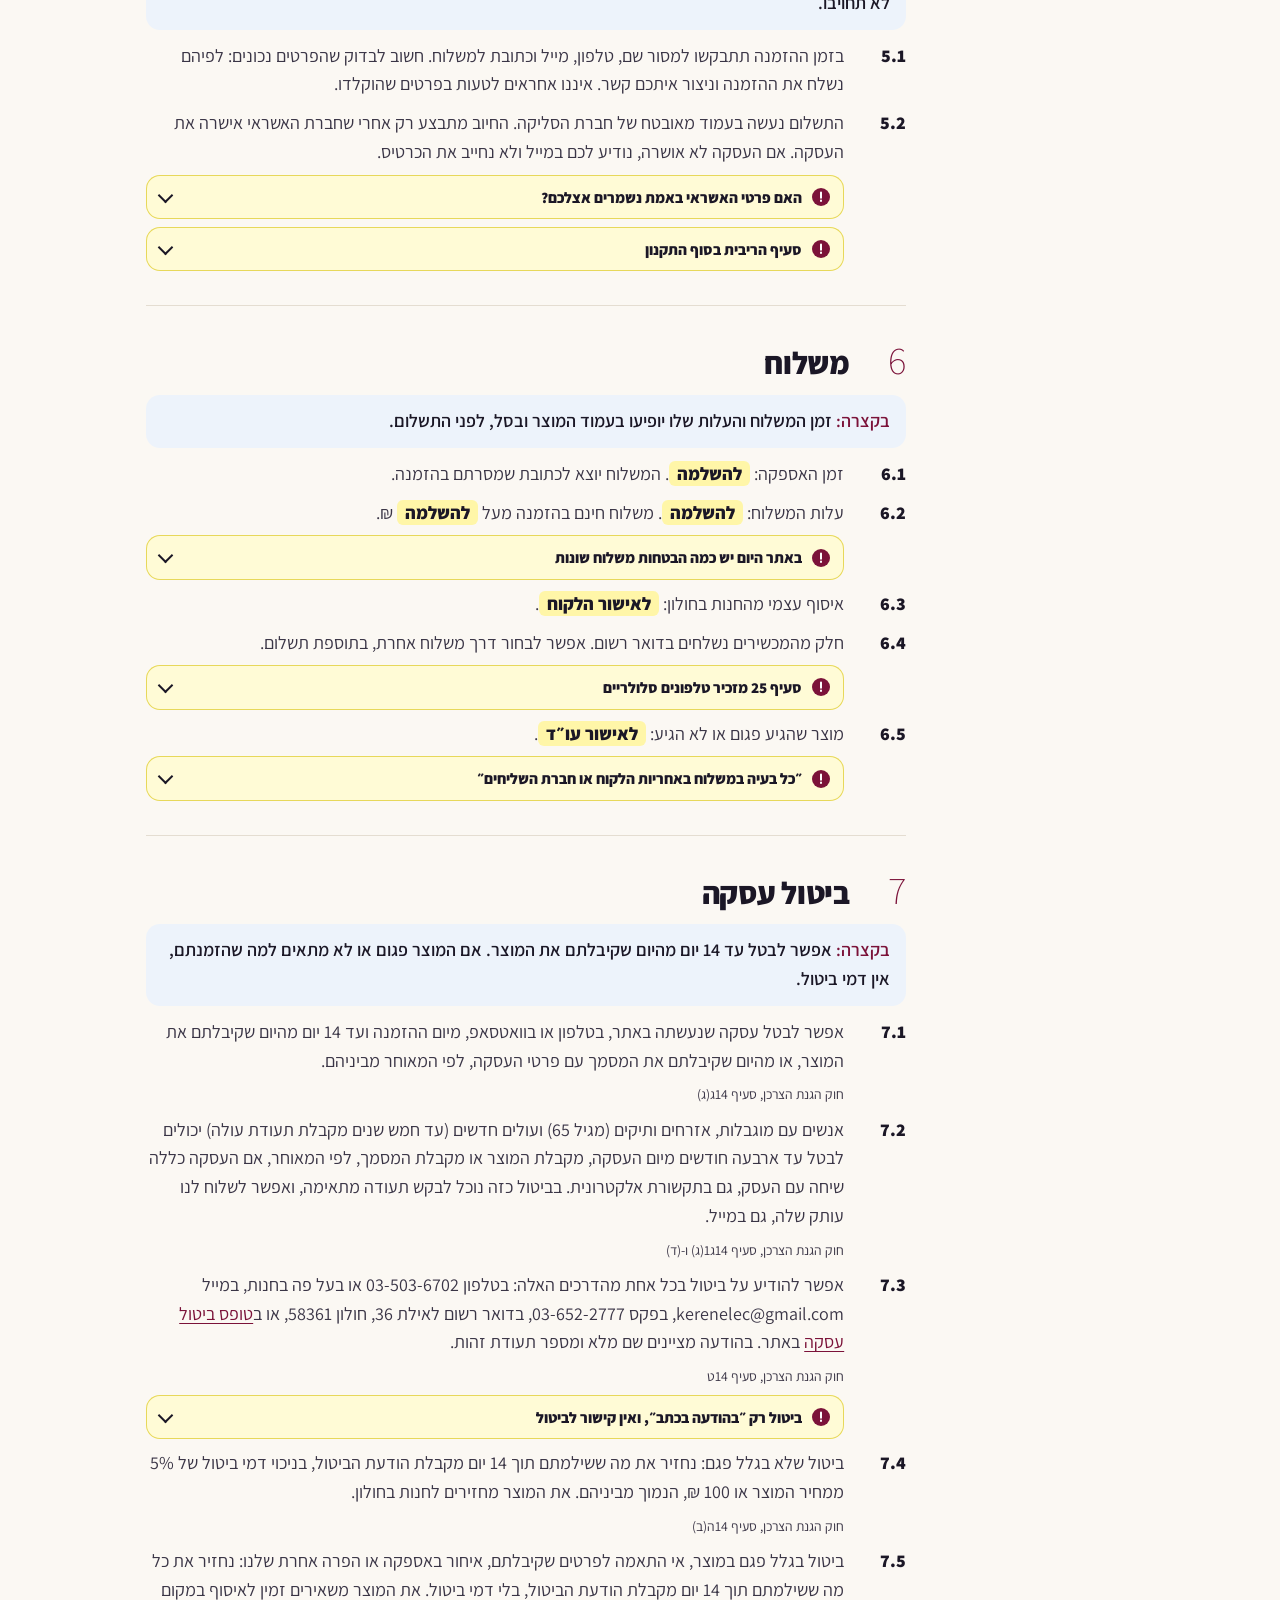
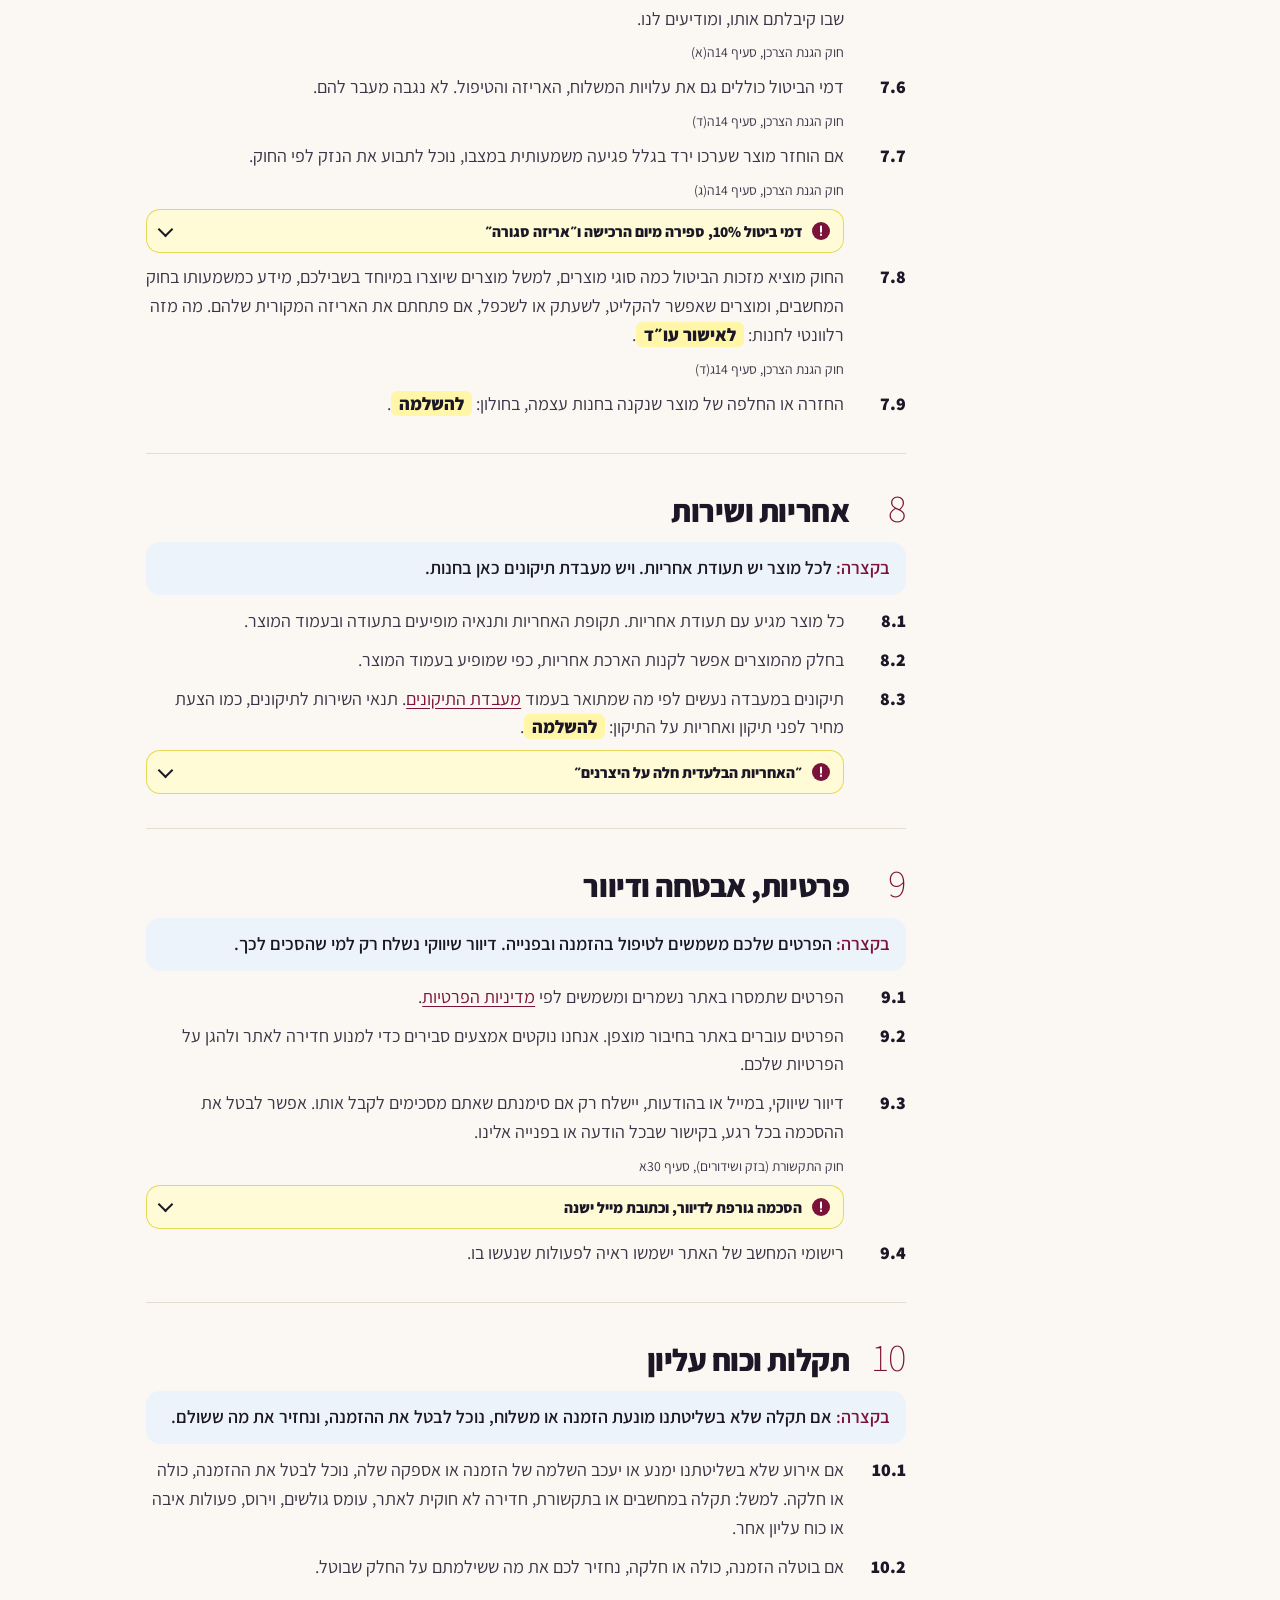
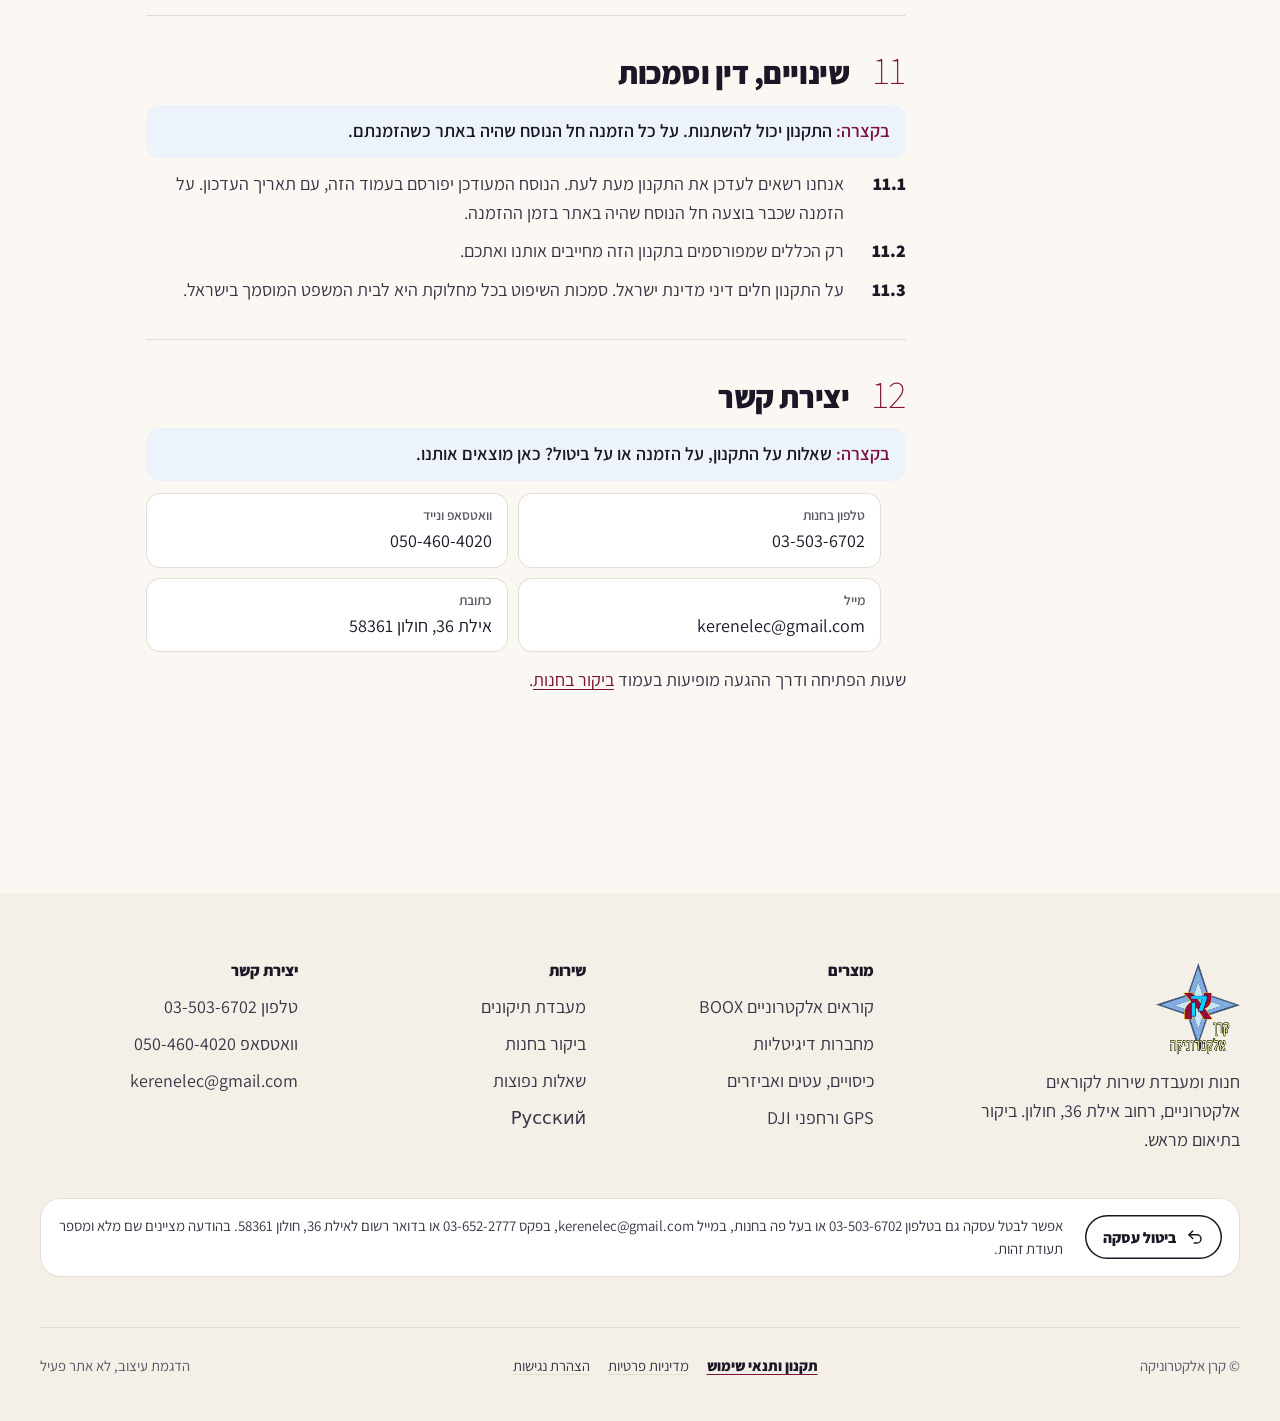
<file: terms.html>
<!doctype html>
<html lang="he" dir="rtl">
<head>
<meta charset="utf-8">
<meta name="viewport" content="width=device-width, initial-scale=1">
<meta name="robots" content="noindex">
<link rel="icon" href="data:image/svg+xml,%3Csvg%20xmlns%3D%22http%3A//www.w3.org/2000/svg%22%20viewBox%3D%220%200%2040%2040%22%3E%3Cpath%20d%3D%22M20%201l4.6%2014.4L39%2020l-14.4%204.6L20%2039l-4.6-14.4L1%2020l14.4-4.6z%22%20fill%3D%22%237B1239%22/%3E%3C/svg%3E">
<title>תקנון ותנאי שימוש | קרן אלקטרוניקה</title>
<meta name="description" content="התקנון של אתר קרן אלקטרוניקה בשפה פשוטה: שימוש באתר, הזמנה ותשלום, משלוח, ביטול עסקה לפי חוק הגנת הצרכן, אחריות, פרטיות ויצירת קשר.">
<link rel="preload" href="assets/fonts/assistant-hebrew-800-normal.woff2" as="font" type="font/woff2" crossorigin>
<link rel="preload" href="assets/fonts/assistant-hebrew-400-normal.woff2" as="font" type="font/woff2" crossorigin>

<link rel="stylesheet" href="assets/css/site.css">
<script type="application/ld+json">{"@context":"https://schema.org","@type":"BreadcrumbList","itemListElement":[{"@type":"ListItem","position":1,"name":"דף הבית","item":"index.html"},{"@type":"ListItem","position":2,"name":"תקנון ותנאי שימוש"}]}</script>
<meta property="og:type" content="website">
<meta property="og:locale" content="he_IL">
<meta property="og:title" content="תקנון ותנאי שימוש | קרן אלקטרוניקה">
<meta property="og:description" content="התקנון של אתר קרן אלקטרוניקה בשפה פשוטה: שימוש באתר, הזמנה ותשלום, משלוח, ביטול עסקה לפי חוק הגנת הצרכן, אחריות, פרטיות ויצירת קשר.">
<meta property="og:url" content="__SITE_URL__/terms.html">
<meta property="og:image" content="__SITE_URL__/assets/img/store-wide-poster.jpg">
<meta property="og:image:width" content="1600">
<meta property="og:image:height" content="900">
</head>
<body class="legal-page">
<a class="skip" href="#main">דילוג לתוכן</a>
<div class="concept-bar" role="note"><p>זו הצעת עיצוב לאתר חדש, ולא האתר הפעיל של קרן אלקטרוניקה. הקנייה והטפסים כאן להדגמה בלבד. <a href="https://kerenel.co.il/">לאתר הפעיל</a></p></div>
<svg width="0" height="0" style="position:absolute" aria-hidden="true" focusable="false">
  <symbol id="i-star" viewBox="0 0 32 32"><path d="M16 0l3.2 12.8L32 16l-12.8 3.2L16 32l-3.2-12.8L0 16l12.8-3.2z" fill="currentColor"/></symbol>
  <symbol id="i-arrow" viewBox="0 0 24 24"><path d="M19 12H5m6-6l-6 6 6 6" fill="none" stroke="currentColor" stroke-width="2" stroke-linecap="round" stroke-linejoin="round"/></symbol>
  <symbol id="i-check" viewBox="0 0 24 24"><path d="M4 12.5l5 5L20 6.5" fill="none" stroke="currentColor" stroke-width="2.2" stroke-linecap="round" stroke-linejoin="round"/></symbol>
  <symbol id="i-wa" viewBox="0 0 24 24"><path fill="currentColor" d="M12 2a10 10 0 00-8.6 15.1L2 22l5-1.3A10 10 0 1012 2zm0 18.2a8.2 8.2 0 01-4.2-1.2l-.3-.2-3 .8.8-2.9-.2-.3A8.2 8.2 0 1112 20.2zm4.5-6.1c-.2-.1-1.5-.7-1.7-.8-.2-.1-.4-.1-.6.1l-.8 1c-.1.2-.3.2-.5.1a6.7 6.7 0 01-3.3-2.9c-.3-.4.2-.4.7-1.3.1-.2 0-.3 0-.4l-.8-1.8c-.2-.5-.4-.4-.6-.4h-.5a1 1 0 00-.7.3 3 3 0 00-.9 2.2 5.2 5.2 0 001.1 2.7 11.8 11.8 0 004.5 4c1.7.7 2.3.8 3.2.6a2.7 2.7 0 001.8-1.3c.2-.6.2-1.1.2-1.2-.1-.1-.3-.2-.6-.3z"/></symbol>
  <symbol id="i-phone" viewBox="0 0 24 24"><path d="M5 3.5h3.5l2 5L8 10a11.5 11.5 0 006 6l1.5-2.5 5 2V19a2 2 0 01-2 2A16.5 16.5 0 013 5.5a2 2 0 012-2z" fill="none" stroke="currentColor" stroke-width="2" stroke-linejoin="round"/></symbol>
  <symbol id="i-mail" viewBox="0 0 24 24"><g fill="none" stroke="currentColor" stroke-width="2" stroke-linecap="round" stroke-linejoin="round"><rect x="3" y="5" width="18" height="14" rx="2.5"/><path d="M3.5 7l8.5 6 8.5-6"/></g></symbol>
  <symbol id="i-pin" viewBox="0 0 24 24"><g fill="none" stroke="currentColor" stroke-width="2" stroke-linejoin="round"><path d="M12 21s-7-6.2-7-11.5a7 7 0 0114 0C19 14.8 12 21 12 21z"/><circle cx="12" cy="9.5" r="2.5"/></g></symbol>
  <symbol id="i-cal" viewBox="0 0 24 24"><g fill="none" stroke="currentColor" stroke-width="2" stroke-linecap="round"><rect x="3" y="5" width="18" height="16" rx="3"/><path d="M3 10h18M8 3v4M16 3v4"/></g></symbol>
  <symbol id="i-screen" viewBox="0 0 24 24"><g fill="none" stroke="currentColor" stroke-width="2" stroke-linecap="round" stroke-linejoin="round"><rect x="5" y="2.5" width="14" height="19" rx="2.5"/><path d="M9.5 6.5l3 4-2.5 2 4 4.5"/></g></symbol>
  <symbol id="i-battery" viewBox="0 0 24 24"><g fill="none" stroke="currentColor" stroke-width="2" stroke-linecap="round"><rect x="2.5" y="7" width="17" height="10" rx="2.5"/><path d="M22 10.5v3M6.5 10.5v3M10 10.5v3"/></g></symbol>
  <symbol id="i-system" viewBox="0 0 24 24"><g fill="none" stroke="currentColor" stroke-width="2" stroke-linecap="round" stroke-linejoin="round"><path d="M20 12a8 8 0 11-2.3-5.6"/><path d="M20 4v4.5h-4.5"/><path d="M12 8v4l2.5 2"/></g></symbol>
  <symbol id="i-data" viewBox="0 0 24 24"><g fill="none" stroke="currentColor" stroke-width="2"><ellipse cx="12" cy="6" rx="7" ry="3"/><path d="M5 6v12c0 1.7 3.1 3 7 3s7-1.3 7-3V6M5 12c0 1.7 3.1 3 7 3s7-1.3 7-3"/></g></symbol>
  <symbol id="i-chip" viewBox="0 0 24 24"><g fill="none" stroke="currentColor" stroke-width="2" stroke-linecap="round"><rect x="7" y="7" width="10" height="10" rx="1.5"/><path d="M10 3v4M14 3v4M10 17v4M14 17v4M3 10h4M3 14h4M17 10h4M17 14h4"/></g></symbol>
  <symbol id="i-swap" viewBox="0 0 24 24"><path d="M4 8h14l-3.5-3.5M20 16H6l3.5 3.5" fill="none" stroke="currentColor" stroke-width="2" stroke-linecap="round" stroke-linejoin="round"/></symbol>
  <symbol id="i-light" viewBox="0 0 24 24"><g fill="none" stroke="currentColor" stroke-width="2" stroke-linecap="round"><circle cx="12" cy="12" r="4"/><path d="M12 2.5v2M12 19.5v2M5.3 5.3l1.4 1.4M17.3 17.3l1.4 1.4M2.5 12h2M19.5 12h2M5.3 18.7l1.4-1.4M17.3 6.7l1.4-1.4"/></g></symbol>
  <symbol id="i-pen" viewBox="0 0 24 24"><g fill="none" stroke="currentColor" stroke-width="2" stroke-linecap="round" stroke-linejoin="round"><path d="M4 20l1.2-4.8L16 4.4l3.6 3.6L8.8 18.8z"/><path d="M13.8 6.6l3.6 3.6"/></g></symbol>
  <symbol id="i-book" viewBox="0 0 24 24"><g fill="none" stroke="currentColor" stroke-width="2" stroke-linecap="round" stroke-linejoin="round"><path d="M4 19.5V5a2 2 0 012-2h13v15H6a2 2 0 00-2 2 2 2 0 002 2h13"/><path d="M8.5 7.5h6"/></g></symbol>
  <symbol id="i-shield" viewBox="0 0 24 24"><g fill="none" stroke="currentColor" stroke-width="2" stroke-linecap="round" stroke-linejoin="round"><path d="M12 3l8 3v6c0 4.5-3.4 8.3-8 9-4.6-.7-8-4.5-8-9V6z"/><path d="M8.5 12l2.5 2.5 4.5-5"/></g></symbol>
  <symbol id="i-truck" viewBox="0 0 24 24"><g fill="none" stroke="currentColor" stroke-width="2" stroke-linejoin="round"><path d="M2.5 6h11.5v10H2.5zM14 9.5h4.2l3.3 3.3V16H14"/><circle cx="7" cy="17.5" r="1.9"/><circle cx="17.5" cy="17.5" r="1.9"/></g></symbol>
  <symbol id="i-tool" viewBox="0 0 24 24"><path d="M15.5 3.5a5 5 0 00-4.7 6.7L3.5 17.5v3h3l7.3-7.3a5 5 0 006.7-4.7l-3 1.5-2.5-2.5 1.5-3z" fill="none" stroke="currentColor" stroke-width="2" stroke-linejoin="round"/></symbol>
  <symbol id="i-info" viewBox="0 0 24 24"><g fill="none" stroke="currentColor" stroke-width="2" stroke-linecap="round"><circle cx="12" cy="12" r="9"/><path d="M12 11v5.5M12 7.5v.2"/></g></symbol>
  <symbol id="i-car" viewBox="0 0 24 24"><g fill="none" stroke="currentColor" stroke-width="2" stroke-linejoin="round"><path d="M4 16.5V12l2.2-5h11.6L20 12v4.5z"/><path d="M4 12h16"/><circle cx="8" cy="16.5" r="1.8"/><circle cx="16" cy="16.5" r="1.8"/></g></symbol>
  <symbol id="i-access" viewBox="0 0 24 24"><g fill="none" stroke="currentColor" stroke-width="2" stroke-linecap="round" stroke-linejoin="round"><circle cx="11" cy="4.2" r="1.8"/><path d="M11 7.5v6h5.2l2.6 5.5M11 10.3h4.8"/><path d="M8 10.8a5.2 5.2 0 107.2 7"/></g></symbol>
  <symbol id="i-stairs" viewBox="0 0 24 24"><path d="M3 5h5v4h4v4h4v4h5" fill="none" stroke="currentColor" stroke-width="2" stroke-linecap="round" stroke-linejoin="round"/></symbol>
  <symbol id="i-key" viewBox="0 0 24 24"><g fill="none" stroke="currentColor" stroke-width="2" stroke-linecap="round"><circle cx="8" cy="15" r="4"/><path d="M11 12l8.5-8.5M16 7l2.5 2.5M13.5 9.5l2 2"/></g></symbol>
  <symbol id="i-camera" viewBox="0 0 24 24"><g fill="none" stroke="currentColor" stroke-width="2" stroke-linejoin="round"><path d="M3.5 8h3.5l2-3h6l2 3h3.5v11h-17z"/><circle cx="12" cy="13" r="3.5"/></g></symbol>
  <symbol id="i-lock" viewBox="0 0 24 24"><g fill="none" stroke="currentColor" stroke-width="2"><rect x="5" y="10.5" width="14" height="10" rx="2"/><path d="M8 10.5V7a4 4 0 018 0v3.5"/></g></symbol>
  <symbol id="i-card" viewBox="0 0 24 24"><g fill="none" stroke="currentColor" stroke-width="2" stroke-linecap="round"><rect x="3" y="5.5" width="18" height="13" rx="2.5"/><path d="M3 10h18M7 15h4"/></g></symbol>
  <symbol id="i-return" viewBox="0 0 24 24"><g fill="none" stroke="currentColor" stroke-width="2" stroke-linecap="round" stroke-linejoin="round"><path d="M9 14L4 9l5-5"/><path d="M4 9h10.5a5.5 5.5 0 010 11H11"/></g></symbol>
  <symbol id="i-user" viewBox="0 0 24 24"><g fill="none" stroke="currentColor" stroke-width="2" stroke-linecap="round"><circle cx="12" cy="8" r="4"/><path d="M4.5 20.5a7.5 7.5 0 0115 0"/></g></symbol>
  <symbol id="i-doc" viewBox="0 0 24 24"><g fill="none" stroke="currentColor" stroke-width="2" stroke-linecap="round" stroke-linejoin="round"><path d="M6 3h8l4 4v14H6z"/><path d="M14 3v4h4M9 12h6M9 16h6"/></g></symbol>
  <symbol id="i-bag" viewBox="0 0 24 24"><g fill="none" stroke="currentColor" stroke-width="2" stroke-linecap="round" stroke-linejoin="round"><path d="M5 7h14l-1.2 12.2a2 2 0 01-2 1.8H8.2a2 2 0 01-2-1.8z"/><path d="M9 10V6a3 3 0 016 0v4"/></g></symbol>
  <symbol id="i-eye" viewBox="0 0 24 24"><g fill="none" stroke="currentColor" stroke-width="2"><path d="M2.5 12S6 5.5 12 5.5 21.5 12 21.5 12 18 18.5 12 18.5 2.5 12 2.5 12z"/><circle cx="12" cy="12" r="3"/></g></symbol>
</svg>

<header class="site-header" id="hdr">
  <div class="wrap bar">
    <a class="brand" href="index.html" aria-label="קרן אלקטרוניקה, לדף הבית"><img src="assets/img/logo-128.webp" width="128" height="139" alt=""><span class="wm"><b>קרן אלקטרוניקה</b><small>BOOX · חנות ומעבדה בחולון</small></span></a>
    <nav class="main-nav" aria-label="ראשי">
      <a href="e-readers.html">קוראים אלקטרוניים</a>
      <a href="e-readers.html?f=write">מחברות דיגיטליות</a>
      <a href="#" data-demo="accessories">אביזרים</a>
      <a href="repairs.html">מעבדת תיקונים</a>
      <a href="visit.html">ביקור בחנות</a>
      <a href="index.html#faq">שאלות</a>
      <a href="#" data-demo="ru" lang="ru">Русский</a>
    </nav>
    <div class="tools">
      <button class="icon-btn" type="button" data-demo="search" aria-label="חיפוש באתר"><svg viewBox="0 0 24 24" fill="none" stroke="currentColor" stroke-width="2" stroke-linecap="round" aria-hidden="true"><circle cx="11" cy="11" r="7"/><path d="M20 20l-3.5-3.5"/></svg></button>
      <button class="icon-btn cart" type="button" data-demo="cart" aria-label="סל הקניות, 0 פריטים"><svg viewBox="0 0 24 24" fill="none" stroke="currentColor" stroke-width="2" stroke-linecap="round" stroke-linejoin="round" aria-hidden="true"><path d="M5 7h14l-1.2 12.2a2 2 0 01-2 1.8H8.2a2 2 0 01-2-1.8z"/><path d="M9 10V6a3 3 0 016 0v4"/></svg><b>0</b></button>
      <a class="btn btn-ghost btn-small" href="visit.html#book">תיאום ביקור</a>
      <button class="icon-btn menu-btn" type="button" aria-label="פתיחת התפריט" aria-expanded="false" aria-controls="drawer"><svg viewBox="0 0 24 24" fill="none" stroke="currentColor" stroke-width="2" stroke-linecap="round" aria-hidden="true"><path d="M4 7h16M4 12h16M4 17h10"/></svg></button>
    </div>
  </div>
</header>

<div class="drawer" id="drawer" aria-hidden="true">
  <div class="shade" data-close></div>
  <nav class="panel" aria-label="תפריט נייד">
    <button class="icon-btn close" type="button" data-close aria-label="סגירת התפריט"><svg viewBox="0 0 24 24" fill="none" stroke="currentColor" stroke-width="2" stroke-linecap="round" aria-hidden="true"><path d="M6 6l12 12M18 6L6 18"/></svg></button>
    <a href="e-readers.html">קוראים אלקטרוניים</a>
    <a href="e-readers.html?f=write">מחברות דיגיטליות</a>
    <a href="#" data-demo="accessories">אביזרים</a>
    <a href="repairs.html">מעבדת תיקונים</a>
    <a href="visit.html">ביקור בחנות</a>
    <a href="index.html#faq">שאלות נפוצות</a>
    <a href="#" data-demo="ru" lang="ru">Русский</a>
    <a class="btn btn-primary" href="visit.html#book">תיאום ביקור בחנות</a>
  </nav>
</div>

<main id="main">
  <div class="wrap legal-head">
    <nav class="crumbs" aria-label="מיקום באתר"><ol><li><a href="index.html">דף הבית</a></li><li aria-current="page">תקנון ותנאי שימוש</li></ol></nav>
    <p class="kicker rise" style="margin-top:22px">מידע משפטי</p>
    <h1 class="h1 pg rise" style="--i:1">תקנון <span class="thin">ותנאי שימוש</span></h1>
    <p class="lede rise" style="--i:2">איך משתמשים באתר, איך מזמינים, איך מבטלים ומה האחריות שלנו. כתבנו את זה כמה שיותר פשוט, ובראש כל פרק יש תקציר.</p>
    <p class="updated rise" style="--i:3"><span>עדכון אחרון: <span class="fill-in">להשלמה ביום העלייה</span></span><span>מבוסס על התקנון הקיים באתר מ-5 במרץ 2025</span></p>
    <aside class="review-note rise" style="--i:4" aria-labelledby="rn-h">
      <svg aria-hidden="true"><use href="#i-info"/></svg>
      <div>
        <b id="rn-h">הערה לפני העלייה לאוויר</b>
        <p>זו טיוטה בשפה פשוטה, על בסיס התקנון שבאתר היום. במקומות שבהם הנוסח הקיים סותר את עצמו או לא תואם את חוק הגנת הצרכן, הוספתי הערה צהובה עם הסבר. ההערות והסימונים הצהובים לא יופיעו באתר הסופי.</p>
        <p>זה לא ייעוץ משפטי. כדאי שעו״ד יעבור על הנוסח, וישווה אותו לתקנון המקורי, לפני שהוא עולה.</p>
        <p class="flag-count"><span id="flagN">14 הערות לבדיקה</span> <button class="btn btn-ghost btn-small" type="button" data-flags aria-pressed="false" aria-describedby="flagN"><span>לפתוח את כל ההערות</span></button></p>
      </div>
    </aside>
  </div>

  <section class="sec-tight" aria-labelledby="tldr-h">
    <div class="wrap">
      <h2 class="sr" id="tldr-h">התקנון בקצרה</h2>
      <ul class="tldr">
        <li class="rv"><svg aria-hidden="true"><use href="#i-return"/></svg><b>ביטול עסקה</b><span>אפשר לבטל עד 14 יום מהיום שקיבלתם את המוצר. דמי ביטול: עד 5% מהמחיר או 100 ₪, הנמוך מביניהם.</span></li>
        <li class="rv" style="--d:1"><svg aria-hidden="true"><use href="#i-card"/></svg><b>תשלום</b><span>בכרטיס אשראי, בעמוד תשלום מאובטח של חברת הסליקה. המחיר באתר כולל מע״מ.</span></li>
        <li class="rv" style="--d:2"><svg aria-hidden="true"><use href="#i-truck"/></svg><b>משלוח</b><span>זמן המשלוח והעלות שלו יופיעו בעמוד המוצר ובסל, לפני התשלום.</span></li>
        <li class="rv"><svg aria-hidden="true"><use href="#i-shield"/></svg><b>אחריות</b><span>לכל מוצר יש תעודת אחריות. תקופת האחריות מופיעה בעמוד המוצר.</span></li>
        <li class="rv" style="--d:1"><svg aria-hidden="true"><use href="#i-lock"/></svg><b>פרטיות</b><span>הפרטים שלכם משמשים לטיפול בהזמנה ובפנייה. דיוור שיווקי רק אם הסכמתם לכך בנפרד.</span></li>
        <li class="rv" style="--d:2"><svg aria-hidden="true"><use href="#i-phone"/></svg><b>שאלות</b><span>טלפון <span class="nw">03-503-6702</span>, וואטסאפ <span class="nw">050-460-4020</span>, או מייל kerenelec@gmail.com.</span></li>
      </ul>
    </div>
  </section>

  <div class="wrap legal-grid">
    <nav class="toc" aria-labelledby="toc-h">
      <h2 id="toc-h">בעמוד הזה</h2>
      <ol>
        <li><a href="#t-general">כללי</a></li>
        <li><a href="#t-use">שימוש באתר</a></li>
        <li><a href="#t-who">מי יכול לקנות</a></li>
        <li><a href="#t-products">מוצרים, מחירים ומלאי</a></li>
        <li><a href="#t-order">הזמנה ותשלום</a></li>
        <li><a href="#t-shipping">משלוח</a></li>
        <li><a href="#t-cancel">ביטול עסקה</a></li>
        <li><a href="#t-warranty">אחריות ושירות</a></li>
        <li><a href="#t-privacy">פרטיות, אבטחה ודיוור</a></li>
        <li><a href="#t-force">תקלות וכוח עליון</a></li>
        <li><a href="#t-law">שינויים, דין וסמכות</a></li>
        <li><a href="#t-contact">יצירת קשר</a></li>
      </ol>
    </nav>

    <div class="prose">
      <details class="toc-m">
        <summary>בעמוד הזה: 12 פרקים</summary>
        <ol>
          <li><a href="#t-general">כללי</a></li><li><a href="#t-use">שימוש באתר</a></li><li><a href="#t-who">מי יכול לקנות</a></li><li><a href="#t-products">מוצרים, מחירים ומלאי</a></li><li><a href="#t-order">הזמנה ותשלום</a></li><li><a href="#t-shipping">משלוח</a></li><li><a href="#t-cancel">ביטול עסקה</a></li><li><a href="#t-warranty">אחריות ושירות</a></li><li><a href="#t-privacy">פרטיות, אבטחה ודיוור</a></li><li><a href="#t-force">תקלות וכוח עליון</a></li><li><a href="#t-law">שינויים, דין וסמכות</a></li><li><a href="#t-contact">יצירת קשר</a></li>
        </ol>
      </details>

      <section id="t-general" aria-labelledby="t-general-h">
        <h2 id="t-general-h">כללי</h2>
        <p class="plain">האתר שייך לקרן אלקטרוניקה, חנות ומעבדה בחולון. השימוש באתר והקנייה בו כפופים לתקנון הזה.</p>
        <ol class="clauses">
          <li><div><p>האתר kerenel.co.il (״האתר״) מופעל על ידי קרן אלקטרוניקה, <span class="fill-in">ח.פ. או ע.מ. להשלמה</span>, רחוב אילת 36, חולון 58361 (״קרן אלקטרוניקה״ או ״אנחנו״).</p>
            <details class="flag"><summary>חסרים פרטי העסק</summary><div class="fbody"><p>בתקנון הקיים אין מספר חברה או מספר עוסק. בעסקת מכר מרחוק החוק מחייב למסור לצרכן את שם העוסק, מספר הזהות או מספר התאגיד שלו, ואת הכתובת (חוק הגנת הצרכן, סעיף 14ג(א)(1)). צריך להשלים.</p></div></details></div></li>
          <li><div><p>התקנון חל על כל שימוש באתר ועל כל הזמנה שנעשית דרכו. אם אינכם מסכימים לתנאים, אנא אל תשתמשו באתר.</p></div></li>
          <li><div><p>התקנון כתוב בלשון רבים, והוא מתייחס לכל המגדרים.</p>
            <details class="flag"><summary>הורדנו נוסח של אתר עם הרבה חנויות</summary><div class="fbody"><p>בתקנון הקיים יש משפטים מתבנית של אתר שמוכרות בו הרבה חנויות, כמו ״בעלי החנויות ובתי העסק״ ו״מיטב היצרנים, היבואנים והקמעונאים״. קרן אלקטרוניקה היא חנות אחת, ולכן המשפטים האלה לא מופיעים בנוסח החדש.</p></div></details></div></li>
        </ol>
      </section>

      <section id="t-use" aria-labelledby="t-use-h">
        <h2 id="t-use-h">שימוש באתר</h2>
        <p class="plain">אפשר לגלוש, לקרוא ולהזמין. אסור להעתיק את התוכן, לפגוע באתר או למסור פרטים כוזבים.</p>
        <details class="flag"><summary>פרק חדש, לאישור עו״ד</summary><div class="fbody"><p>בתקנון הקיים אין פרק על השימוש באתר עצמו, חוץ מהסעיף על פרטים כוזבים. הפרק הזה הוא נוסח מוצע.</p></div></details>
        <ol class="clauses">
          <li><div><p>התכנים באתר, כולל הטקסטים, העיצוב והתמונות, שייכים לקרן אלקטרוניקה או לבעלי הזכויות שהתירו לנו להשתמש בהם. אין להעתיק, להפיץ או לפרסם אותם בלי אישור בכתב.</p></div></li>
          <li><div><p>שמות המותגים והסימנים המסחריים שמופיעים באתר, כמו BOOX, Kindle ו-PocketBook, שייכים לבעליהם. הם מופיעים כאן רק כדי לתאר את המוצרים.</p></div></li>
          <li><div><p>אין לעשות באתר פעולות שעלולות לפגוע בו או במשתמשים אחרים, כמו הפעלת תוכנות שאוספות מידע באופן אוטומטי, ניסיון לחדור למערכות או הכנסת קוד זדוני.</p></div></li>
          <li><div><p>מסירת פרטים אישיים כוזבים היא עבירה לפי חוק העונשין, התשל״ז-1977. אם נגלה פעולה שנראית כניסיון הונאה, או נחשוד בכך, נוכל לבטל אותה ולפעול נגדה לפי החוק.</p></div></li>
          <li><div><p>באתר יש קישורים לאתרים אחרים, כמו זאפ ו-Waze. איננו אחראים לתוכן שלהם.</p></div></li>
        </ol>
      </section>

      <section id="t-who" aria-labelledby="t-who-h">
        <h2 id="t-who-h">מי יכול לקנות</h2>
        <p class="plain">תושבי ישראל מגיל 18, עם כרטיס אשראי בתוקף שהונפק בישראל.</p>
        <ol class="clauses">
          <li><div><p>אפשר להזמין באתר מגיל 18, למי שגר בישראל. אפשר להזמין גם בשם תאגיד שרשום כדין בישראל.</p></div></li>
          <li><div><p>התשלום בכרטיס אשראי בתוקף שהונפק בישראל. הכרטיסים שמתקבלים: <span class="fill-in">להשלמה</span>.</p>
            <details class="flag"><summary>סתירה לגבי אמריקן אקספרס ודיינרס</summary><div class="fbody"><p>בתקנון הקיים, בפרק ״תנאי ההשתתפות״, כתוב שמתקבלים גם דיינרס ואמריקן אקספרס. בסעיף 10.1 כתוב שאי אפשר לשלם בהם, לא באתר ולא בחנות. צריך לבחור אחד, והוא יופיע כאן.</p></div></details></div></li>
          <li><div><p>ההזמנה נקלטת רק אחרי שחברת האשראי אישרה את העסקה.</p></div></li>
        </ol>
      </section>

      <section id="t-products" aria-labelledby="t-products-h">
        <h2 id="t-products-h">מוצרים, מחירים ומלאי</h2>
        <p class="plain">המוצרים חדשים, והמחיר שמופיע באתר כולל מע״מ. אם מוצר אזל מהמלאי, לא תחויבו עליו.</p>
        <ol class="clauses">
          <li><div><p>כל המוצרים באתר חדשים, אלא אם כתוב אחרת בעמוד המוצר, ומגיעים עם תנאי האחריות והשירות של היצרן או היבואן.</p></div></li>
          <li><div><p>המחירים באתר הם בשקלים וכוללים מע״מ. אם יש דמי משלוח, הם יוצגו לפני התשלום.</p><p class="law">חוק הגנת הצרכן, סעיפים 17א ו-17ב</p>
            <details class="flag"><summary>״החברה אינה אחראית לנכונות המחירים״</summary><div class="fbody"><p>בתקנון הקיים כתוב: ״חברת קרן אלקטרוניקה אינה אחראית לנכונותם של מחירים אלו. בדוק את מחירי המוצרים, טרם רכישתם באתר.״ החוק מחייב להציג לצרכן את המחיר הכולל, ולכן משפט שמעביר לקונה את האחריות לבדוק מחירים עלול לא לעמוד. במקומו יש את סעיף הטעויות (4.4). לאישור עו״ד.</p></div></details></div></li>
          <li><div><p>התמונות באתר נועדו להמחשה בלבד. לרוב המוצרים יש מפרט מלא בעמוד המוצר.</p></div></li>
          <li><div><p>אם נפלה טעות בתיאור של מוצר, במחיר שלו, בתנאי התשלום או בתמונה, נוכל לבטל את ההזמנה עד שהמוצר נמסר לכם. במקרה כזה נחזיר את כל מה ששילמתם, או נבטל את החיוב.</p></div></li>
          <li><div><p>אם מוצר שהזמנתם אזל מהמלאי, נודיע לכם ונבטל את החיוב עליו. אם כבר שילמתם, נחזיר לכם את הסכום.</p></div></li>
          <li><div><p>המבחר, הכמויות, המחירים והמתנות באתר משתנים מעת לעת. בכל הזמנה קובעים המחיר והמתנה שהופיעו באתר בזמן ההזמנה.</p></div></li>
        </ol>
      </section>

      <section id="t-order" aria-labelledby="t-order-h">
        <h2 id="t-order-h">הזמנה ותשלום</h2>
        <p class="plain">משלמים בכרטיס אשראי, בעמוד תשלום מאובטח של חברת הסליקה. אם העסקה לא אושרה, לא תחויבו.</p>
        <ol class="clauses">
          <li><div><p>בזמן ההזמנה תתבקשו למסור שם, טלפון, מייל וכתובת למשלוח. חשוב לבדוק שהפרטים נכונים: לפיהם נשלח את ההזמנה וניצור איתכם קשר. איננו אחראים לטעות בפרטים שהוקלדו.</p></div></li>
          <li><div><p>התשלום נעשה בעמוד מאובטח של חברת הסליקה. החיוב מתבצע רק אחרי שחברת האשראי אישרה את העסקה. אם העסקה לא אושרה, נודיע לכם במייל ולא נחייב את הכרטיס.</p>
            <details class="flag"><summary>האם פרטי האשראי באמת נשמרים אצלכם?</summary><div class="fbody"><p>בתקנון הקיים כתוב ״פרטי כרטיס האשראי של הלקוח ישמרו ברשות חב׳ קרן אלקטרוניקה״. באתר היום התשלום עובר בעמוד של חברת סליקה חיצונית, ולכן כנראה שהפרטים לא נשמרים אצלכם בכלל. אם זה נכון, כדאי למחוק את המשפט: הוא לא מדויק, והוא גם מטיל עליכם אחריות לשמירת מידע שאין לכם. צריך לאשר.</p></div></details>
            <details class="flag"><summary>סעיף הריבית בסוף התקנון</summary><div class="fbody"><p>אחרי החתימה בתקנון הקיים מופיע: ״במקרה של פיגור מכל סיבה שהיא בתשלום, ישלם הלקוח ריבית בשיעור הריבית החריגה הנהוגה בבנק לאומי לישראל בע״מ לגבי יתרות בחשבונות מסוג חש״ק.״ המשפט הזה מעוצב ככותרת הראשית של הדף. בקנייה בכרטיס אשראי לא ברור מתי הוא רלוונטי. צריך להחליט אם להשאיר אותו, ואם כן, לנסח אותו מחדש עם עו״ד.</p></div></details></div></li>
        </ol>
      </section>

      <section id="t-shipping" aria-labelledby="t-shipping-h">
        <h2 id="t-shipping-h">משלוח</h2>
        <p class="plain">זמן המשלוח והעלות שלו יופיעו בעמוד המוצר ובסל, לפני התשלום.</p>
        <ol class="clauses">
          <li><div><p>זמן האספקה: <span class="fill-in">להשלמה</span>. המשלוח יוצא לכתובת שמסרתם בהזמנה.</p></div></li>
          <li><div><p>עלות המשלוח: <span class="fill-in">להשלמה</span>. משלוח חינם בהזמנה מעל <span class="fill-in">להשלמה</span> ₪.</p>
            <details class="flag"><summary>באתר היום יש כמה הבטחות משלוח שונות</summary><div class="fbody"><p>בעמודים שונים באתר כתוב: משלוח תוך 3 עד 6 שעות, תוך 5 שעות, תוך 6 שעות, תוך 8 שעות, ו״3 עד 8 שעות (עבודה)״. משלוח חינם מעל 987 ₪ בעמוד המוצר, ומעל 988 ₪ בעמוד הקטגוריה. אחרת 29 ₪, 3 עד 5 ימי עסקים. צריך לבחור נוסח אחד, והוא יופיע כאן ובכל האתר.</p></div></details></div></li>
          <li><div><p>איסוף עצמי מהחנות בחולון: <span class="fill-in">לאישור הלקוח</span>.</p></div></li>
          <li><div><p>חלק מהמכשירים נשלחים בדואר רשום. אפשר לבחור דרך משלוח אחרת, בתוספת תשלום.</p>
            <details class="flag"><summary>סעיף 25 מזכיר טלפונים סלולריים</summary><div class="fbody"><p>בתקנון הקיים כתוב ״המשלוח של טלפונים סלולאריים וחלק ממכשירי האלקטרוניקה הוא בדואר רשום״. באתר היום לא נמכרים טלפונים, ולכן הורדנו את המילים. צריך לאשר שהסעיף עדיין נכון.</p></div></details></div></li>
          <li><div><p>מוצר שהגיע פגום או לא הגיע: <span class="fill-in">לאישור עו״ד</span>.</p>
            <details class="flag"><summary>״כל בעיה במשלוח באחריות הלקוח או חברת השליחים״</summary><div class="fbody"><p>בתקנון הקיים (סעיף 26) כתוב שכל בעיה או תקלה במשלוח היא באחריות הלקוח או חברת השליחויות בלבד. ייתכן שסעיף כזה לא יחזיק מול צרכן, למשל כשהמוצר לא הגיע. הצעה לנוסח: ״אם המוצר הגיע פגום או לא הגיע, צרו איתנו קשר ונטפל בזה מול חברת השליחויות.״ לאישור עו״ד.</p></div></details></div></li>
        </ol>
      </section>

      <section id="t-cancel" aria-labelledby="t-cancel-h">
        <h2 id="t-cancel-h">ביטול עסקה</h2>
        <p class="plain">אפשר לבטל עד 14 יום מהיום שקיבלתם את המוצר. אם המוצר פגום או לא מתאים למה שהזמנתם, אין דמי ביטול.</p>
        <ol class="clauses">
          <li><div><p>אפשר לבטל עסקה שנעשתה באתר, בטלפון או בוואטסאפ, מיום ההזמנה ועד 14 יום מהיום שקיבלתם את המוצר, או מהיום שקיבלתם את המסמך עם פרטי העסקה, לפי המאוחר מביניהם.</p><p class="law">חוק הגנת הצרכן, סעיף 14ג(ג)</p></div></li>
          <li><div><p>אנשים עם מוגבלות, אזרחים ותיקים (מגיל 65) ועולים חדשים (עד חמש שנים מקבלת תעודת עולה) יכולים לבטל עד ארבעה חודשים מיום העסקה, מקבלת המוצר או מקבלת המסמך, לפי המאוחר, אם העסקה כללה שיחה עם העסק, גם בתקשורת אלקטרונית. בביטול כזה נוכל לבקש תעודה מתאימה, ואפשר לשלוח לנו עותק שלה, גם במייל.</p><p class="law">חוק הגנת הצרכן, סעיף 14ג1(ג) ו-(ד)</p></div></li>
          <li><div><p>אפשר להודיע על ביטול בכל אחת מהדרכים האלה: בטלפון <span class="nw">03-503-6702</span> או בעל פה בחנות, במייל kerenelec@gmail.com, בפקס <span class="nw">03-652-2777</span>, בדואר רשום לאילת 36, חולון 58361, או ב<a href="cancel.html">טופס ביטול עסקה</a> באתר. בהודעה מציינים שם מלא ומספר תעודת זהות.</p><p class="law">חוק הגנת הצרכן, סעיף 14ט</p>
            <details class="flag"><summary>ביטול רק ״בהודעה בכתב״, ואין קישור לביטול</summary><div class="fbody"><p>בתקנון הקיים אפשר לבטל רק ״על ידי הודעה בכתב״. לפי סעיף 14ט לחוק צריך לאפשר ביטול גם בטלפון, בדואר רשום, במייל, בפקס (אם יש לעסק פקס) ובאינטרנט. באתר שמוכר באינטרנט צריך גם קישור ייעודי לביטול עסקה בדף הבית, במקום בולט, ולידו את דרכי הביטול. הוספתי את הקישור בתחתית כל העמודים, עם טופס ביטול (בהדגמה). עו״ד יחליט אם המיקום בולט מספיק. צריך גם לאשר שהפקס עדיין פעיל.</p></div></details></div></li>
          <li><div><p>ביטול שלא בגלל פגם: נחזיר את מה ששילמתם תוך 14 יום מקבלת הודעת הביטול, בניכוי דמי ביטול של 5% ממחיר המוצר או 100 ₪, הנמוך מביניהם. את המוצר מחזירים לחנות בחולון.</p><p class="law">חוק הגנת הצרכן, סעיף 14ה(ב)</p></div></li>
          <li><div><p>ביטול בגלל פגם במוצר, אי התאמה לפרטים שקיבלתם, איחור באספקה או הפרה אחרת שלנו: נחזיר את כל מה ששילמתם תוך 14 יום מקבלת הודעת הביטול, בלי דמי ביטול. את המוצר משאירים זמין לאיסוף במקום שבו קיבלתם אותו, ומודיעים לנו.</p><p class="law">חוק הגנת הצרכן, סעיף 14ה(א)</p></div></li>
          <li><div><p>דמי הביטול כוללים גם את עלויות המשלוח, האריזה והטיפול. לא נגבה מעבר להם.</p><p class="law">חוק הגנת הצרכן, סעיף 14ה(ד)</p></div></li>
          <li><div><p>אם הוחזר מוצר שערכו ירד בגלל פגיעה משמעותית במצבו, נוכל לתבוע את הנזק לפי החוק.</p><p class="law">חוק הגנת הצרכן, סעיף 14ה(ג)</p>
            <details class="flag"><summary>דמי ביטול 10%, ספירה מיום הרכישה ו״אריזה סגורה״</summary><div class="fbody"><p>בתקנון הקיים כתוב: ״תוך ארבעה עשר ימים ממועד הרכישה ... יחויב חשבונו של המבטל את הרכישה בדמי ביטול בגובה 10% משווי הרכישה ובתוספת עלויות דמי טיפול ומשלוח. הביטול יתאפשר במידה והמוצר מצוי באריזתו המקורית הסגורה ולא נעשה בו כל שימוש.״</p><ul><li>לפי החוק, דמי הביטול הם עד 5% או 100 ₪, הנמוך מביניהם, ועלויות המשלוח והטיפול כלולות בהם (14ה(ב), 14ה(ד)).</li><li>14 הימים נספרים מקבלת המוצר או המסמך, לפי המאוחר, ולא מיום הרכישה (14ג(ג)).</li><li>תנאי ״אריזה סגורה ובלי שימוש״ מחמיר יותר ממה שכתוב בחוק לגבי קנייה מרחוק. החוק כן מאפשר לתבוע נזק על פגיעה משמעותית (14ה(ג)), וסעיף 7.8 מפרט מוצרים שאין להם זכות ביטול. את הנוסח הסופי כדאי לקבל מעו״ד.</li></ul></div></details></div></li>
          <li><div><p>החוק מוציא מזכות הביטול כמה סוגי מוצרים, למשל מוצרים שיוצרו במיוחד בשבילכם, מידע כמשמעותו בחוק המחשבים, ומוצרים שאפשר להקליט, לשעתק או לשכפל, אם פתחתם את האריזה המקורית שלהם. מה מזה רלוונטי לחנות: <span class="fill-in">לאישור עו״ד</span>.</p><p class="law">חוק הגנת הצרכן, סעיף 14ג(ד)</p></div></li>
          <li><div><p>החזרה או החלפה של מוצר שנקנה בחנות עצמה, בחולון: <span class="fill-in">להשלמה</span>.</p></div></li>
        </ol>
      </section>

      <section id="t-warranty" aria-labelledby="t-warranty-h">
        <h2 id="t-warranty-h">אחריות ושירות</h2>
        <p class="plain">לכל מוצר יש תעודת אחריות. ויש מעבדת תיקונים כאן בחנות.</p>
        <ol class="clauses">
          <li><div><p>כל מוצר מגיע עם תעודת אחריות. תקופת האחריות ותנאיה מופיעים בתעודה ובעמוד המוצר.</p></div></li>
          <li><div><p>בחלק מהמוצרים אפשר לקנות הארכת אחריות, כפי שמופיע בעמוד המוצר.</p></div></li>
          <li><div><p>תיקונים במעבדה נעשים לפי מה שמתואר בעמוד <a href="repairs.html">מעבדת התיקונים</a>. תנאי השירות לתיקונים, כמו הצעת מחיר לפני תיקון ואחריות על התיקון: <span class="fill-in">להשלמה</span>.</p>
            <details class="flag"><summary>״האחריות הבלעדית חלה על היצרנים״</summary><div class="fbody"><p>בתקנון הקיים כתוב שהאחריות הבלעדית למוצרים, לטיבם ולאיכותם חלה על היצרנים, היבואנים והמפיצים, ושלא תהיה ללקוח כל טענה כלפי האתר. ייתכן שסעיף כזה לא יחזיק מול צרכן. כדאי שעו״ד יחליט על הנוסח.</p></div></details></div></li>
        </ol>
      </section>

      <section id="t-privacy" aria-labelledby="t-privacy-h">
        <h2 id="t-privacy-h">פרטיות, אבטחה ודיוור</h2>
        <p class="plain">הפרטים שלכם משמשים לטיפול בהזמנה ובפנייה. דיוור שיווקי נשלח רק למי שהסכים לכך.</p>
        <ol class="clauses">
          <li><div><p>הפרטים שתמסרו באתר נשמרים ומשמשים לפי <a href="privacy.html">מדיניות הפרטיות</a>.</p></div></li>
          <li><div><p>הפרטים עוברים באתר בחיבור מוצפן. אנחנו נוקטים אמצעים סבירים כדי למנוע חדירה לאתר ולהגן על הפרטיות שלכם.</p></div></li>
          <li><div><p>דיוור שיווקי, במייל או בהודעות, יישלח רק אם סימנתם שאתם מסכימים לקבל אותו. אפשר לבטל את ההסכמה בכל רגע, בקישור שבכל הודעה או בפנייה אלינו.</p><p class="law">חוק התקשורת (בזק ושידורים), סעיף 30א</p>
            <details class="flag"><summary>הסכמה גורפת לדיוור, וכתובת מייל ישנה</summary><div class="fbody"><p>בתקנון הקיים כתוב שהלקוח מאשר מראש ״שפרסומים שונים ישוגרו לתא הדואר שלו״, ושהסרה נעשית במייל ל-<bdi dir="ltr">kerenel@actcom.co.il</bdi>. לפי סעיף 30א לחוק התקשורת צריך הסכמה מפורשת לדיוור פרסומי, ולכן ההסכמה צריכה להיות תיבה נפרדת שלא מסומנת מראש. גם הכתובת ב-actcom כנראה ישנה, ובשאר האתר מופיעה kerenelec@gmail.com. צריך לאשר.</p></div></details></div></li>
          <li><div><p>רישומי המחשב של האתר ישמשו ראיה לפעולות שנעשו בו.</p></div></li>
        </ol>
      </section>

      <section id="t-force" aria-labelledby="t-force-h">
        <h2 id="t-force-h">תקלות וכוח עליון</h2>
        <p class="plain">אם תקלה שלא בשליטתנו מונעת הזמנה או משלוח, נוכל לבטל את ההזמנה, ונחזיר את מה ששולם.</p>
        <ol class="clauses">
          <li><div><p>אם אירוע שלא בשליטתנו ימנע או יעכב השלמה של הזמנה או אספקה שלה, נוכל לבטל את ההזמנה, כולה או חלקה. למשל: תקלה במחשבים או בתקשורת, חדירה לא חוקית לאתר, עומס גולשים, וירוס, פעולות איבה או כוח עליון אחר.</p></div></li>
          <li><div><p>אם בוטלה הזמנה, כולה או חלקה, נחזיר לכם את מה ששילמתם על החלק שבוטל.</p></div></li>
        </ol>
      </section>

      <section id="t-law" aria-labelledby="t-law-h">
        <h2 id="t-law-h">שינויים, דין וסמכות</h2>
        <p class="plain">התקנון יכול להשתנות. על כל הזמנה חל הנוסח שהיה באתר כשהזמנתם.</p>
        <ol class="clauses">
          <li><div><p>אנחנו רשאים לעדכן את התקנון מעת לעת. הנוסח המעודכן יפורסם בעמוד הזה, עם תאריך העדכון. על הזמנה שכבר בוצעה חל הנוסח שהיה באתר בזמן ההזמנה.</p></div></li>
          <li><div><p>רק הכללים שמפורסמים בתקנון הזה מחייבים אותנו ואתכם.</p></div></li>
          <li><div><p>על התקנון חלים דיני מדינת ישראל. סמכות השיפוט בכל מחלוקת היא לבית המשפט המוסמך בישראל.</p></div></li>
        </ol>
      </section>

      <section id="t-contact" aria-labelledby="t-contact-h">
        <h2 id="t-contact-h">יצירת קשר</h2>
        <p class="plain">שאלות על התקנון, על הזמנה או על ביטול? כאן מוצאים אותנו.</p>
        <ul class="legal-contact">
          <li><b>טלפון בחנות</b><span class="nw">03-503-6702</span></li>
          <li><b>וואטסאפ ונייד</b><span class="nw">050-460-4020</span></li>
          <li><b>מייל</b>kerenelec@gmail.com</li>
          <li><b>כתובת</b>אילת 36, חולון 58361</li>
        </ul>
        <p style="margin-top:14px">שעות הפתיחה ודרך ההגעה מופיעות בעמוד <a href="visit.html">ביקור בחנות</a>.</p>
      </section>
    </div>
  </div>
</main>

<footer class="site-footer">
  <div class="wrap">
    <div class="foot-grid">
      <div class="foot-brand"><img src="assets/img/logo-300.webp" width="300" height="326" alt="קרן אלקטרוניקה" loading="lazy"><p>חנות ומעבדת שירות לקוראים אלקטרוניים, רחוב אילת 36, חולון. ביקור בתיאום מראש.</p></div>
      <div><h2>מוצרים</h2><ul><li><a href="e-readers.html">קוראים אלקטרוניים BOOX</a></li><li><a href="e-readers.html?f=write">מחברות דיגיטליות</a></li><li><a href="#" data-demo="accessories">כיסויים, עטים ואביזרים</a></li><li><a href="#" data-demo="gps">GPS ורחפני DJI</a></li></ul></div>
      <div><h2>שירות</h2><ul><li><a href="repairs.html">מעבדת תיקונים</a></li><li><a href="visit.html">ביקור בחנות</a></li><li><a href="index.html#faq">שאלות נפוצות</a></li><li><a href="#" lang="ru" data-demo="ru">Русский</a></li></ul></div>
      <div><h2>יצירת קשר</h2><ul><li><a href="#" data-demo="tel">טלפון <span class="nw">03-503-6702</span></a></li><li><a href="#" data-demo="whatsapp">וואטסאפ <span class="nw">050-460-4020</span></a></li><li><a href="#" data-demo="mail">kerenelec@gmail.com</a></li></ul></div>
    </div>
    <div class="cancel-row">
      <a class="btn btn-ghost btn-small" href="cancel.html"><svg aria-hidden="true"><use href="#i-return"/></svg>ביטול עסקה</a>
      <p>אפשר לבטל עסקה גם בטלפון <span class="nw">03-503-6702</span> או בעל פה בחנות, במייל kerenelec@gmail.com, בפקס <span class="nw">03-652-2777</span> או בדואר רשום לאילת 36, חולון 58361. בהודעה מציינים שם מלא ומספר תעודת זהות.</p>
    </div>
    <div class="legal">
      <span>© קרן אלקטרוניקה</span>
      <nav aria-label="מידע משפטי"><ul><li><a href="terms.html" aria-current="page">תקנון ותנאי שימוש</a></li><li><a href="privacy.html">מדיניות פרטיות</a></li><li><a href="accessibility.html">הצהרת נגישות</a></li></ul></nav>
      <span>הדגמת עיצוב, לא אתר פעיל</span>
    </div>
  </div>
</footer>

<aside aria-label="וואטסאפ"><a class="fab away" href="#" data-demo="whatsapp" aria-label="כתבו לנו בוואטסאפ"><svg aria-hidden="true"><use href="#i-wa"/></svg></a></aside>
<div class="toast" id="toast" role="status" aria-live="polite"></div>
<script src="assets/js/site.js" defer></script>
</body>
</html>
</file>
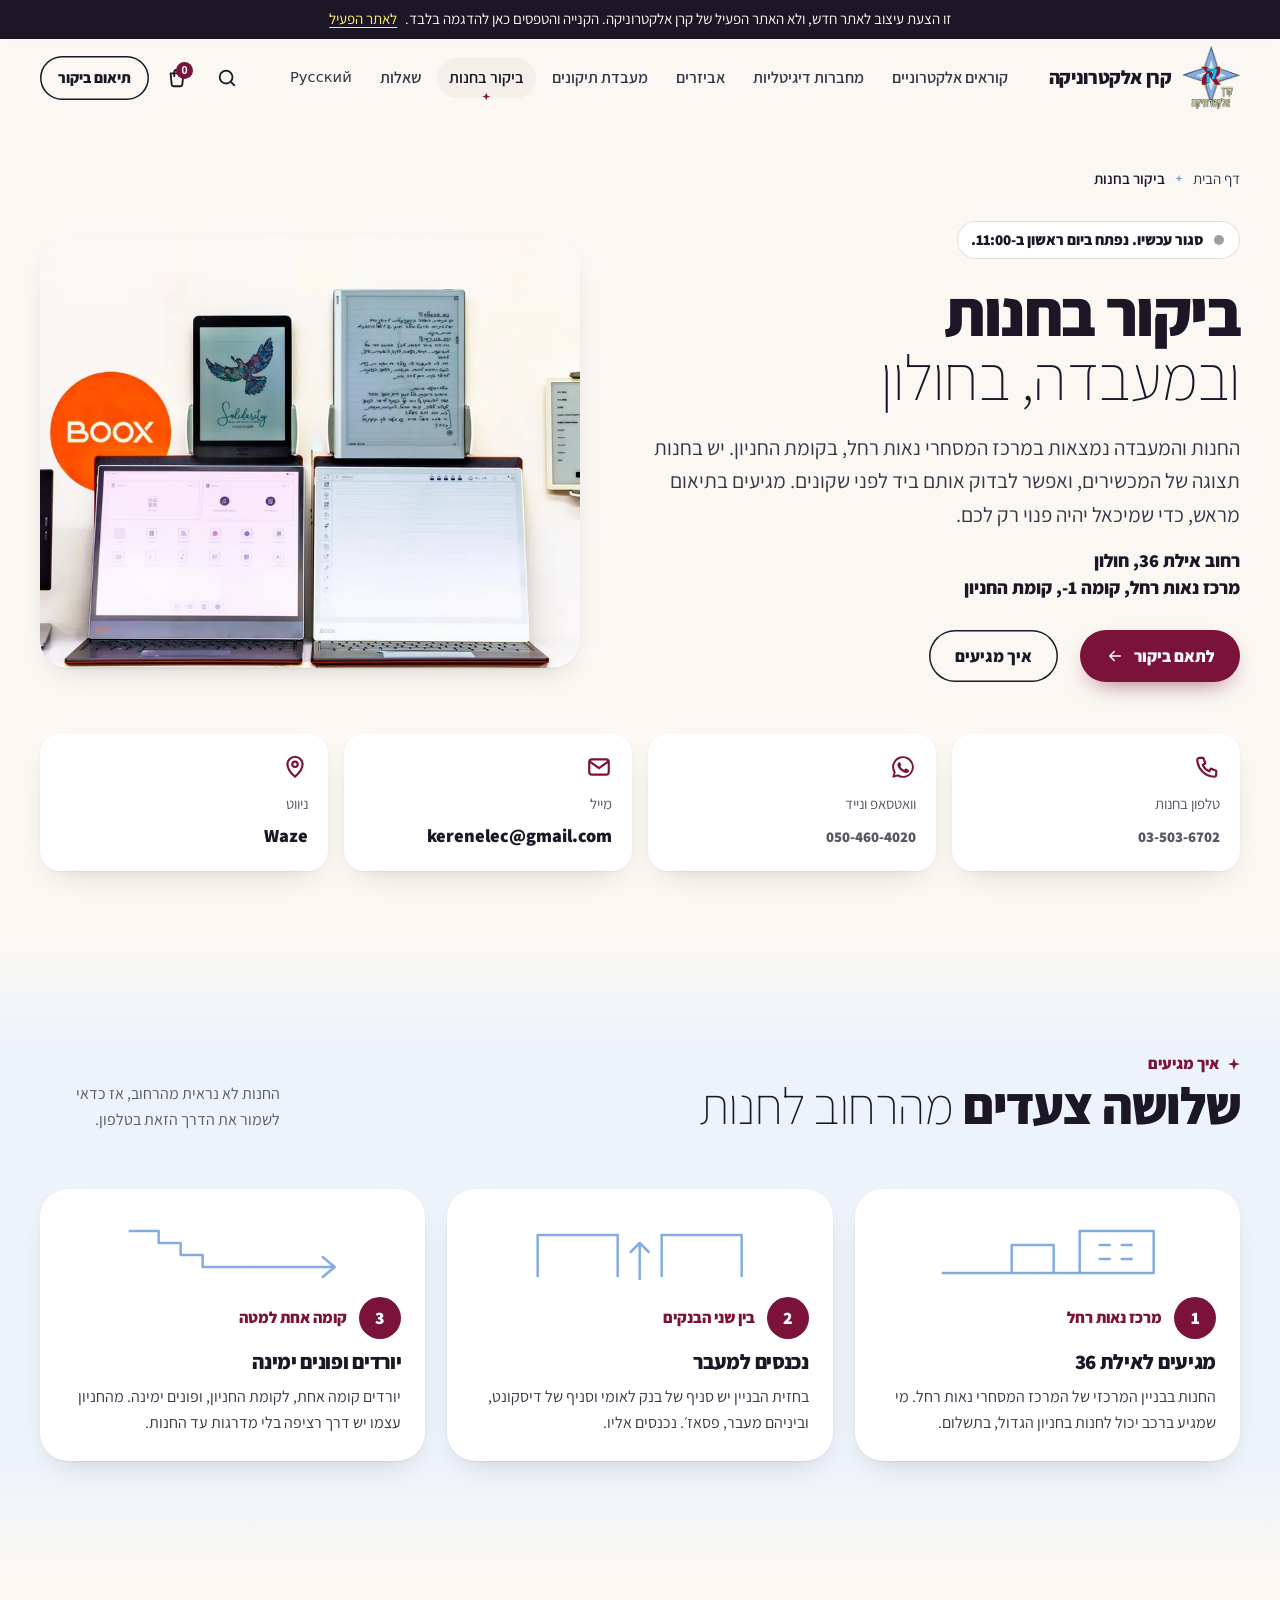
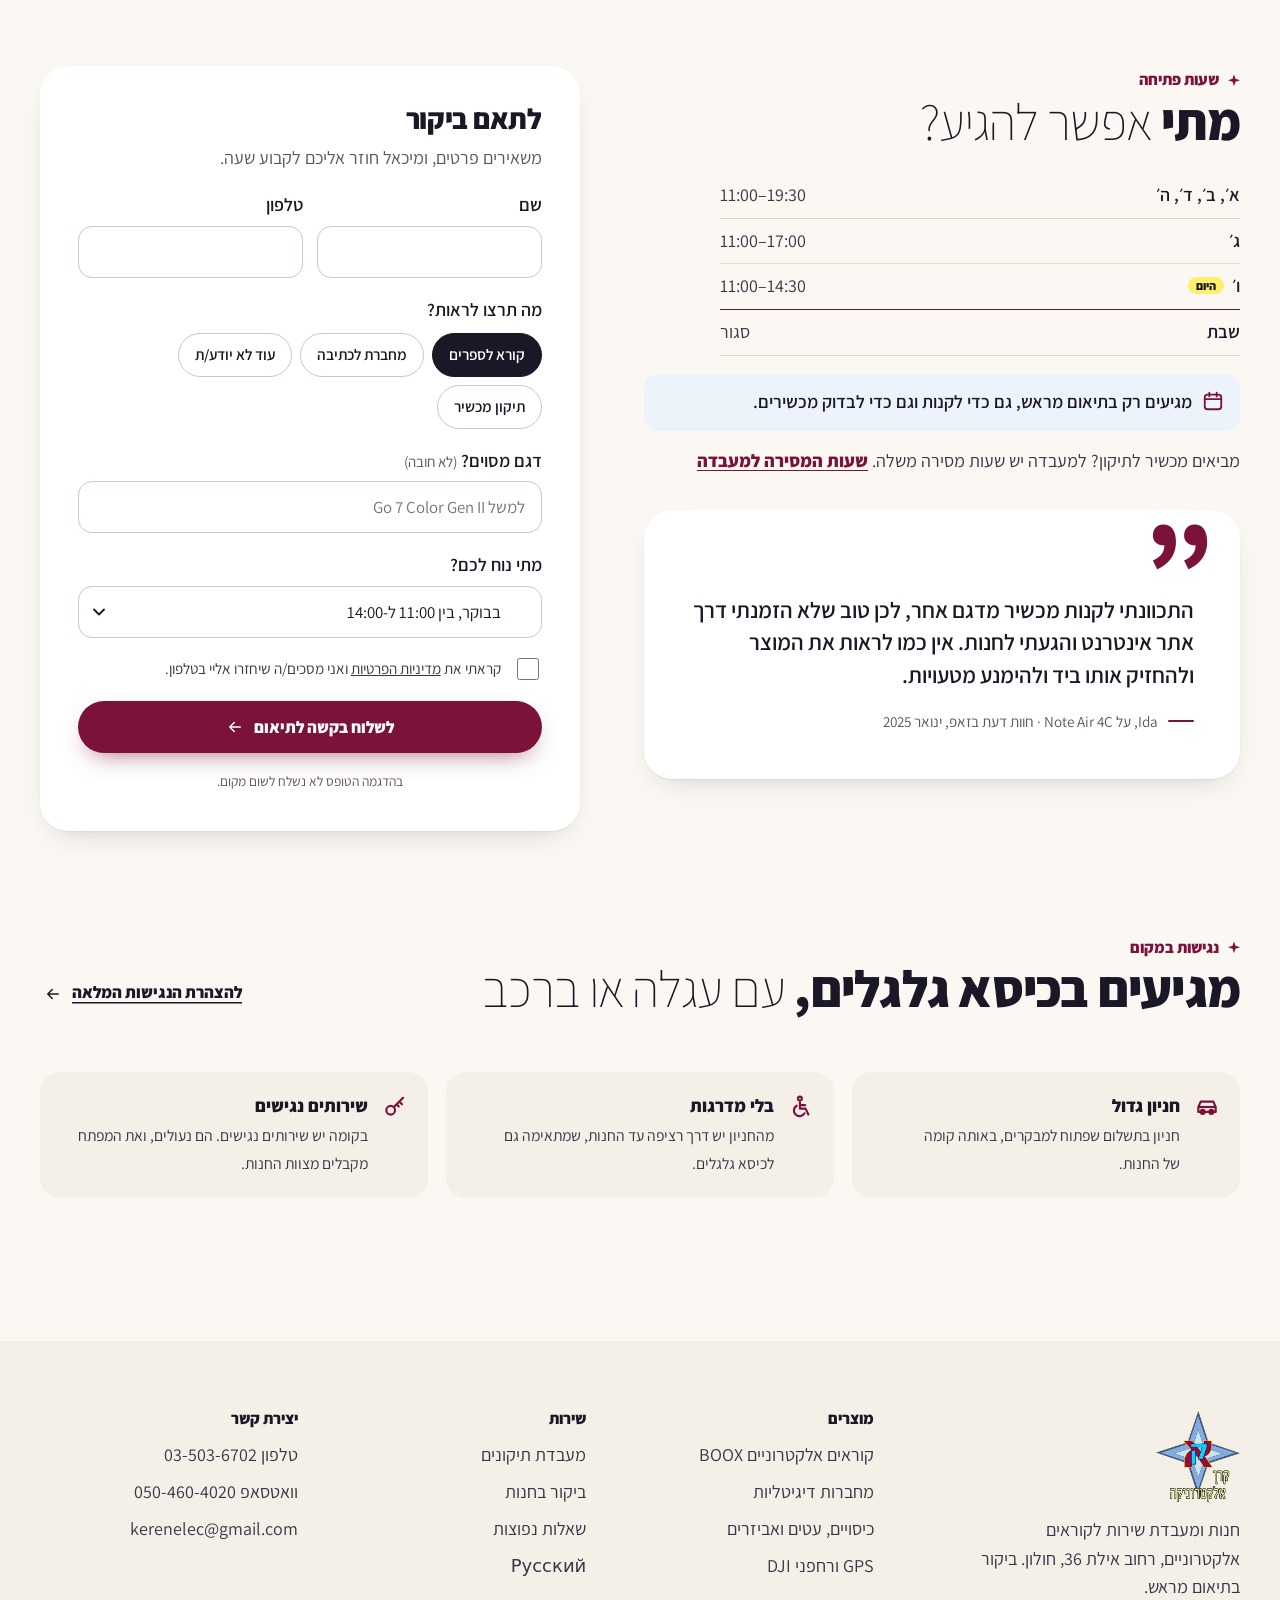
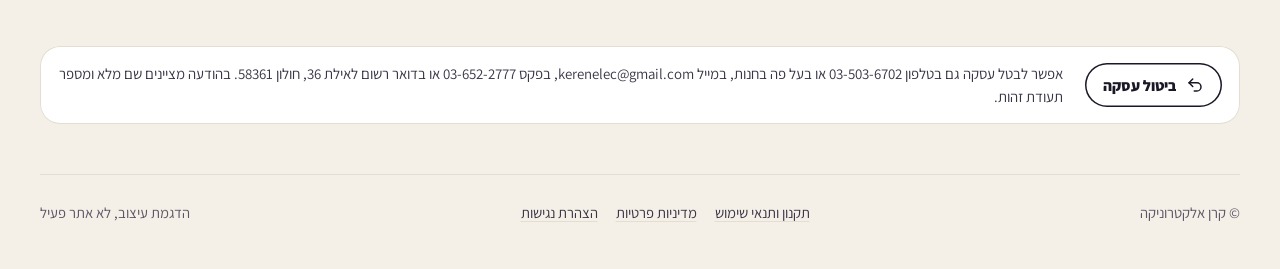
<file: visit.html>
<!doctype html>
<html lang="he" dir="rtl">
<head>
<meta charset="utf-8">
<meta name="viewport" content="width=device-width, initial-scale=1">
<meta name="robots" content="noindex">
<link rel="icon" href="data:image/svg+xml,%3Csvg%20xmlns%3D%22http%3A//www.w3.org/2000/svg%22%20viewBox%3D%220%200%2040%2040%22%3E%3Cpath%20d%3D%22M20%201l4.6%2014.4L39%2020l-14.4%204.6L20%2039l-4.6-14.4L1%2020l14.4-4.6z%22%20fill%3D%22%237B1239%22/%3E%3C/svg%3E">
<title>ביקור בחנות בחולון: איך מגיעים ושעות פתיחה | קרן אלקטרוניקה</title>
<meta name="description" content="החנות והמעבדה של קרן אלקטרוניקה במרכז נאות רחל, אילת 36 חולון, בקומת החניון. איך מגיעים צעד אחר צעד, שעות פתיחה, נגישות ותיאום ביקור.">
<link rel="preload" href="assets/fonts/assistant-hebrew-800-normal.woff2" as="font" type="font/woff2" crossorigin>
<link rel="preload" href="assets/fonts/assistant-hebrew-400-normal.woff2" as="font" type="font/woff2" crossorigin>
<link rel="preload" as="image" href="assets/img/store-wall-1400.webp" imagesrcset="assets/img/store-wall-1400.webp 1400w, assets/img/store-wall-2400.webp 2400w" imagesizes="(max-width:1020px) 92vw, 620px" fetchpriority="high">
<link rel="stylesheet" href="assets/css/site.css">
<script type="application/ld+json">{"@context":"https://schema.org","@type":"ElectronicsStore","name":"קרן אלקטרוניקה","telephone":"+972-3-503-6702","email":"kerenelec@gmail.com","address":{"@type":"PostalAddress","streetAddress":"אילת 36, מרכז נאות רחל","addressLocality":"חולון","postalCode":"58361","addressCountry":"IL"},"geo":{"@type":"GeoCoordinates","latitude":32.017787,"longitude":34.764884},"openingHoursSpecification":[{"@type":"OpeningHoursSpecification","dayOfWeek":["Sunday","Monday","Wednesday","Thursday"],"opens":"11:00","closes":"19:30"},{"@type":"OpeningHoursSpecification","dayOfWeek":"Tuesday","opens":"11:00","closes":"17:00"},{"@type":"OpeningHoursSpecification","dayOfWeek":"Friday","opens":"11:00","closes":"14:30"}]}</script>
<script type="application/ld+json">{"@context":"https://schema.org","@type":"BreadcrumbList","itemListElement":[{"@type":"ListItem","position":1,"name":"דף הבית","item":"index.html"},{"@type":"ListItem","position":2,"name":"ביקור בחנות"}]}</script>
<meta property="og:type" content="website">
<meta property="og:locale" content="he_IL">
<meta property="og:title" content="ביקור בחנות בחולון: איך מגיעים ושעות פתיחה | קרן אלקטרוניקה">
<meta property="og:description" content="החנות והמעבדה של קרן אלקטרוניקה במרכז נאות רחל, אילת 36 חולון, בקומת החניון. איך מגיעים צעד אחר צעד, שעות פתיחה, נגישות ותיאום ביקור.">
<meta property="og:url" content="__SITE_URL__/visit.html">
<meta property="og:image" content="__SITE_URL__/assets/img/store-wide-poster.jpg">
<meta property="og:image:width" content="1600">
<meta property="og:image:height" content="900">
</head>
<body class="visit">
<a class="skip" href="#main">דילוג לתוכן</a>
<div class="concept-bar" role="note"><p>זו הצעת עיצוב לאתר חדש, ולא האתר הפעיל של קרן אלקטרוניקה. הקנייה והטפסים כאן להדגמה בלבד. <a href="https://kerenel.co.il/">לאתר הפעיל</a></p></div>
<svg width="0" height="0" style="position:absolute" aria-hidden="true" focusable="false">
  <symbol id="i-star" viewBox="0 0 32 32"><path d="M16 0l3.2 12.8L32 16l-12.8 3.2L16 32l-3.2-12.8L0 16l12.8-3.2z" fill="currentColor"/></symbol>
  <symbol id="i-arrow" viewBox="0 0 24 24"><path d="M19 12H5m6-6l-6 6 6 6" fill="none" stroke="currentColor" stroke-width="2" stroke-linecap="round" stroke-linejoin="round"/></symbol>
  <symbol id="i-check" viewBox="0 0 24 24"><path d="M4 12.5l5 5L20 6.5" fill="none" stroke="currentColor" stroke-width="2.2" stroke-linecap="round" stroke-linejoin="round"/></symbol>
  <symbol id="i-wa" viewBox="0 0 24 24"><path fill="currentColor" d="M12 2a10 10 0 00-8.6 15.1L2 22l5-1.3A10 10 0 1012 2zm0 18.2a8.2 8.2 0 01-4.2-1.2l-.3-.2-3 .8.8-2.9-.2-.3A8.2 8.2 0 1112 20.2zm4.5-6.1c-.2-.1-1.5-.7-1.7-.8-.2-.1-.4-.1-.6.1l-.8 1c-.1.2-.3.2-.5.1a6.7 6.7 0 01-3.3-2.9c-.3-.4.2-.4.7-1.3.1-.2 0-.3 0-.4l-.8-1.8c-.2-.5-.4-.4-.6-.4h-.5a1 1 0 00-.7.3 3 3 0 00-.9 2.2 5.2 5.2 0 001.1 2.7 11.8 11.8 0 004.5 4c1.7.7 2.3.8 3.2.6a2.7 2.7 0 001.8-1.3c.2-.6.2-1.1.2-1.2-.1-.1-.3-.2-.6-.3z"/></symbol>
  <symbol id="i-phone" viewBox="0 0 24 24"><path d="M5 3.5h3.5l2 5L8 10a11.5 11.5 0 006 6l1.5-2.5 5 2V19a2 2 0 01-2 2A16.5 16.5 0 013 5.5a2 2 0 012-2z" fill="none" stroke="currentColor" stroke-width="2" stroke-linejoin="round"/></symbol>
  <symbol id="i-mail" viewBox="0 0 24 24"><g fill="none" stroke="currentColor" stroke-width="2" stroke-linecap="round" stroke-linejoin="round"><rect x="3" y="5" width="18" height="14" rx="2.5"/><path d="M3.5 7l8.5 6 8.5-6"/></g></symbol>
  <symbol id="i-pin" viewBox="0 0 24 24"><g fill="none" stroke="currentColor" stroke-width="2" stroke-linejoin="round"><path d="M12 21s-7-6.2-7-11.5a7 7 0 0114 0C19 14.8 12 21 12 21z"/><circle cx="12" cy="9.5" r="2.5"/></g></symbol>
  <symbol id="i-cal" viewBox="0 0 24 24"><g fill="none" stroke="currentColor" stroke-width="2" stroke-linecap="round"><rect x="3" y="5" width="18" height="16" rx="3"/><path d="M3 10h18M8 3v4M16 3v4"/></g></symbol>
  <symbol id="i-screen" viewBox="0 0 24 24"><g fill="none" stroke="currentColor" stroke-width="2" stroke-linecap="round" stroke-linejoin="round"><rect x="5" y="2.5" width="14" height="19" rx="2.5"/><path d="M9.5 6.5l3 4-2.5 2 4 4.5"/></g></symbol>
  <symbol id="i-battery" viewBox="0 0 24 24"><g fill="none" stroke="currentColor" stroke-width="2" stroke-linecap="round"><rect x="2.5" y="7" width="17" height="10" rx="2.5"/><path d="M22 10.5v3M6.5 10.5v3M10 10.5v3"/></g></symbol>
  <symbol id="i-system" viewBox="0 0 24 24"><g fill="none" stroke="currentColor" stroke-width="2" stroke-linecap="round" stroke-linejoin="round"><path d="M20 12a8 8 0 11-2.3-5.6"/><path d="M20 4v4.5h-4.5"/><path d="M12 8v4l2.5 2"/></g></symbol>
  <symbol id="i-data" viewBox="0 0 24 24"><g fill="none" stroke="currentColor" stroke-width="2"><ellipse cx="12" cy="6" rx="7" ry="3"/><path d="M5 6v12c0 1.7 3.1 3 7 3s7-1.3 7-3V6M5 12c0 1.7 3.1 3 7 3s7-1.3 7-3"/></g></symbol>
  <symbol id="i-chip" viewBox="0 0 24 24"><g fill="none" stroke="currentColor" stroke-width="2" stroke-linecap="round"><rect x="7" y="7" width="10" height="10" rx="1.5"/><path d="M10 3v4M14 3v4M10 17v4M14 17v4M3 10h4M3 14h4M17 10h4M17 14h4"/></g></symbol>
  <symbol id="i-swap" viewBox="0 0 24 24"><path d="M4 8h14l-3.5-3.5M20 16H6l3.5 3.5" fill="none" stroke="currentColor" stroke-width="2" stroke-linecap="round" stroke-linejoin="round"/></symbol>
  <symbol id="i-light" viewBox="0 0 24 24"><g fill="none" stroke="currentColor" stroke-width="2" stroke-linecap="round"><circle cx="12" cy="12" r="4"/><path d="M12 2.5v2M12 19.5v2M5.3 5.3l1.4 1.4M17.3 17.3l1.4 1.4M2.5 12h2M19.5 12h2M5.3 18.7l1.4-1.4M17.3 6.7l1.4-1.4"/></g></symbol>
  <symbol id="i-pen" viewBox="0 0 24 24"><g fill="none" stroke="currentColor" stroke-width="2" stroke-linecap="round" stroke-linejoin="round"><path d="M4 20l1.2-4.8L16 4.4l3.6 3.6L8.8 18.8z"/><path d="M13.8 6.6l3.6 3.6"/></g></symbol>
  <symbol id="i-book" viewBox="0 0 24 24"><g fill="none" stroke="currentColor" stroke-width="2" stroke-linecap="round" stroke-linejoin="round"><path d="M4 19.5V5a2 2 0 012-2h13v15H6a2 2 0 00-2 2 2 2 0 002 2h13"/><path d="M8.5 7.5h6"/></g></symbol>
  <symbol id="i-shield" viewBox="0 0 24 24"><g fill="none" stroke="currentColor" stroke-width="2" stroke-linecap="round" stroke-linejoin="round"><path d="M12 3l8 3v6c0 4.5-3.4 8.3-8 9-4.6-.7-8-4.5-8-9V6z"/><path d="M8.5 12l2.5 2.5 4.5-5"/></g></symbol>
  <symbol id="i-truck" viewBox="0 0 24 24"><g fill="none" stroke="currentColor" stroke-width="2" stroke-linejoin="round"><path d="M2.5 6h11.5v10H2.5zM14 9.5h4.2l3.3 3.3V16H14"/><circle cx="7" cy="17.5" r="1.9"/><circle cx="17.5" cy="17.5" r="1.9"/></g></symbol>
  <symbol id="i-tool" viewBox="0 0 24 24"><path d="M15.5 3.5a5 5 0 00-4.7 6.7L3.5 17.5v3h3l7.3-7.3a5 5 0 006.7-4.7l-3 1.5-2.5-2.5 1.5-3z" fill="none" stroke="currentColor" stroke-width="2" stroke-linejoin="round"/></symbol>
  <symbol id="i-info" viewBox="0 0 24 24"><g fill="none" stroke="currentColor" stroke-width="2" stroke-linecap="round"><circle cx="12" cy="12" r="9"/><path d="M12 11v5.5M12 7.5v.2"/></g></symbol>
  <symbol id="i-car" viewBox="0 0 24 24"><g fill="none" stroke="currentColor" stroke-width="2" stroke-linejoin="round"><path d="M4 16.5V12l2.2-5h11.6L20 12v4.5z"/><path d="M4 12h16"/><circle cx="8" cy="16.5" r="1.8"/><circle cx="16" cy="16.5" r="1.8"/></g></symbol>
  <symbol id="i-access" viewBox="0 0 24 24"><g fill="none" stroke="currentColor" stroke-width="2" stroke-linecap="round" stroke-linejoin="round"><circle cx="11" cy="4.2" r="1.8"/><path d="M11 7.5v6h5.2l2.6 5.5M11 10.3h4.8"/><path d="M8 10.8a5.2 5.2 0 107.2 7"/></g></symbol>
  <symbol id="i-stairs" viewBox="0 0 24 24"><path d="M3 5h5v4h4v4h4v4h5" fill="none" stroke="currentColor" stroke-width="2" stroke-linecap="round" stroke-linejoin="round"/></symbol>
  <symbol id="i-key" viewBox="0 0 24 24"><g fill="none" stroke="currentColor" stroke-width="2" stroke-linecap="round"><circle cx="8" cy="15" r="4"/><path d="M11 12l8.5-8.5M16 7l2.5 2.5M13.5 9.5l2 2"/></g></symbol>
  <symbol id="i-camera" viewBox="0 0 24 24"><g fill="none" stroke="currentColor" stroke-width="2" stroke-linejoin="round"><path d="M3.5 8h3.5l2-3h6l2 3h3.5v11h-17z"/><circle cx="12" cy="13" r="3.5"/></g></symbol>
  <symbol id="i-lock" viewBox="0 0 24 24"><g fill="none" stroke="currentColor" stroke-width="2"><rect x="5" y="10.5" width="14" height="10" rx="2"/><path d="M8 10.5V7a4 4 0 018 0v3.5"/></g></symbol>
  <symbol id="i-card" viewBox="0 0 24 24"><g fill="none" stroke="currentColor" stroke-width="2" stroke-linecap="round"><rect x="3" y="5.5" width="18" height="13" rx="2.5"/><path d="M3 10h18M7 15h4"/></g></symbol>
  <symbol id="i-return" viewBox="0 0 24 24"><g fill="none" stroke="currentColor" stroke-width="2" stroke-linecap="round" stroke-linejoin="round"><path d="M9 14L4 9l5-5"/><path d="M4 9h10.5a5.5 5.5 0 010 11H11"/></g></symbol>
  <symbol id="i-user" viewBox="0 0 24 24"><g fill="none" stroke="currentColor" stroke-width="2" stroke-linecap="round"><circle cx="12" cy="8" r="4"/><path d="M4.5 20.5a7.5 7.5 0 0115 0"/></g></symbol>
  <symbol id="i-doc" viewBox="0 0 24 24"><g fill="none" stroke="currentColor" stroke-width="2" stroke-linecap="round" stroke-linejoin="round"><path d="M6 3h8l4 4v14H6z"/><path d="M14 3v4h4M9 12h6M9 16h6"/></g></symbol>
  <symbol id="i-bag" viewBox="0 0 24 24"><g fill="none" stroke="currentColor" stroke-width="2" stroke-linecap="round" stroke-linejoin="round"><path d="M5 7h14l-1.2 12.2a2 2 0 01-2 1.8H8.2a2 2 0 01-2-1.8z"/><path d="M9 10V6a3 3 0 016 0v4"/></g></symbol>
  <symbol id="i-eye" viewBox="0 0 24 24"><g fill="none" stroke="currentColor" stroke-width="2"><path d="M2.5 12S6 5.5 12 5.5 21.5 12 21.5 12 18 18.5 12 18.5 2.5 12 2.5 12z"/><circle cx="12" cy="12" r="3"/></g></symbol>
</svg>

<header class="site-header" id="hdr">
  <div class="wrap bar">
    <a class="brand" href="index.html" aria-label="קרן אלקטרוניקה, לדף הבית"><img src="assets/img/logo-128.webp" width="128" height="139" alt=""><span class="wm"><b>קרן אלקטרוניקה</b><small>BOOX · חנות ומעבדה בחולון</small></span></a>
    <nav class="main-nav" aria-label="ראשי">
      <a href="e-readers.html">קוראים אלקטרוניים</a>
      <a href="e-readers.html?f=write">מחברות דיגיטליות</a>
      <a href="#" data-demo="accessories">אביזרים</a>
      <a href="repairs.html">מעבדת תיקונים</a>
      <a href="visit.html" aria-current="page">ביקור בחנות</a>
      <a href="index.html#faq">שאלות</a>
      <a href="#" data-demo="ru" lang="ru">Русский</a>
    </nav>
    <div class="tools">
      <button class="icon-btn" type="button" data-demo="search" aria-label="חיפוש באתר"><svg viewBox="0 0 24 24" fill="none" stroke="currentColor" stroke-width="2" stroke-linecap="round" aria-hidden="true"><circle cx="11" cy="11" r="7"/><path d="M20 20l-3.5-3.5"/></svg></button>
      <button class="icon-btn cart" type="button" data-demo="cart" aria-label="סל הקניות, 0 פריטים"><svg viewBox="0 0 24 24" fill="none" stroke="currentColor" stroke-width="2" stroke-linecap="round" stroke-linejoin="round" aria-hidden="true"><path d="M5 7h14l-1.2 12.2a2 2 0 01-2 1.8H8.2a2 2 0 01-2-1.8z"/><path d="M9 10V6a3 3 0 016 0v4"/></svg><b>0</b></button>
      <a class="btn btn-ghost btn-small" href="visit.html#book">תיאום ביקור</a>
      <button class="icon-btn menu-btn" type="button" aria-label="פתיחת התפריט" aria-expanded="false" aria-controls="drawer"><svg viewBox="0 0 24 24" fill="none" stroke="currentColor" stroke-width="2" stroke-linecap="round" aria-hidden="true"><path d="M4 7h16M4 12h16M4 17h10"/></svg></button>
    </div>
  </div>
</header>

<div class="drawer" id="drawer" aria-hidden="true">
  <div class="shade" data-close></div>
  <nav class="panel" aria-label="תפריט נייד">
    <button class="icon-btn close" type="button" data-close aria-label="סגירת התפריט"><svg viewBox="0 0 24 24" fill="none" stroke="currentColor" stroke-width="2" stroke-linecap="round" aria-hidden="true"><path d="M6 6l12 12M18 6L6 18"/></svg></button>
    <a href="e-readers.html">קוראים אלקטרוניים</a>
    <a href="e-readers.html?f=write">מחברות דיגיטליות</a>
    <a href="#" data-demo="accessories">אביזרים</a>
    <a href="repairs.html">מעבדת תיקונים</a>
    <a href="visit.html" aria-current="page">ביקור בחנות</a>
    <a href="index.html#faq">שאלות נפוצות</a>
    <a href="#" data-demo="ru" lang="ru">Русский</a>
    <a class="btn btn-primary" href="visit.html#book">תיאום ביקור בחנות</a>
  </nav>
</div>

<main id="main">
  <section class="phero" aria-labelledby="visit-h1">
    <div class="wrap">
      <nav class="crumbs" aria-label="מיקום באתר"><ol><li><a href="index.html">דף הבית</a></li><li aria-current="page">ביקור בחנות</li></ol></nav>
      <div class="phero-grid">
        <div>
          <p class="status rise" data-hours='{"0":["11:00","19:30"],"1":["11:00","19:30"],"2":["11:00","17:00"],"3":["11:00","19:30"],"4":["11:00","19:30"],"5":["11:00","14:30"]}'><i aria-hidden="true"></i><span>שעות הפתיחה מופיעות למטה</span></p>
          <h1 class="h1 pg" id="visit-h1"><span class="l rise" style="--i:1">ביקור בחנות</span><span class="l thin rise" style="--i:2">ובמעבדה, בחולון</span></h1>
          <p class="lede rise" style="--i:3">החנות והמעבדה נמצאות במרכז המסחרי נאות רחל, בקומת החניון. יש בחנות תצוגה של המכשירים, ואפשר לבדוק אותם ביד לפני שקונים. מגיעים בתיאום מראש, כדי שמיכאל יהיה פנוי רק לכם.</p>
          <address class="rise" style="--i:4">רחוב אילת 36, חולון<br>מרכז נאות רחל, קומה <bdi dir="ltr">-1</bdi>, קומת החניון</address>
          <div class="cta-row rise" style="--i:5" data-fab-hide>
            <a class="btn btn-primary" href="#book">לתאם ביקור <svg aria-hidden="true"><use href="#i-arrow"/></svg></a>
            <a class="btn btn-ghost" href="#route">איך מגיעים</a>
          </div>
        </div>
        <figure class="phero-photo"><img src="assets/img/store-wall-1400.webp" srcset="assets/img/store-wall-1400.webp 1400w, assets/img/store-wall-2400.webp 2400w" sizes="(max-width:1020px) 92vw, 620px" width="1400" height="613" alt="קיר התצוגה בחנות בחולון: קוראי BOOX דולקים על מעמדים" fetchpriority="high"></figure>
      </div>
      <div class="contact-cards rv" style="margin-top:clamp(36px,4vw,56px)">
        <a class="cc" href="#" data-demo="tel"><svg aria-hidden="true"><use href="#i-phone"/></svg><span>טלפון בחנות</span><b><span class="nw">03-503-6702</span></b></a>
        <a class="cc" href="#" data-demo="whatsapp"><svg aria-hidden="true"><use href="#i-wa"/></svg><span>וואטסאפ ונייד</span><b><span class="nw">050-460-4020</span></b></a>
        <a class="cc" href="#" data-demo="mail"><svg aria-hidden="true"><use href="#i-mail"/></svg><span>מייל</span><b>kerenelec@<wbr>gmail.com</b></a>
        <a class="cc" href="#" data-demo="waze"><svg aria-hidden="true"><use href="#i-pin"/></svg><span>ניווט</span><b>Waze</b></a>
      </div>
    </div>
  </section>

  <section class="sec choose-bg" id="route" aria-labelledby="route-h">
    <div class="wrap">
      <div class="sec-head split rv">
        <div><p class="kicker">איך מגיעים</p><h2 class="h2" id="route-h">שלושה צעדים <span class="thin">מהרחוב לחנות</span></h2></div>
        <p class="sec-note">החנות לא נראית מהרחוב, אז כדאי לשמור את הדרך הזאת בטלפון.</p>
      </div>
      <ol class="route">
        <li class="rv">
          <svg class="draw" viewBox="0 0 240 70" aria-hidden="true"><path pathLength="400" d="M14 58H84V30h42v28h26V16h74v42H14" fill="none" stroke="currentColor" stroke-width="2.5" stroke-linejoin="round"/><path pathLength="400" d="M172 30h10m12 0h10m-32 14h10m12 0h10" fill="none" stroke="currentColor" stroke-width="2.5" stroke-linecap="round"/></svg>
          <p class="n"><b>1</b>מרכז נאות רחל</p>
          <h3>מגיעים לאילת 36</h3>
          <p>החנות בבניין המרכזי של המרכז המסחרי נאות רחל. מי שמגיע ברכב יכול לחנות בחניון הגדול, בתשלום.</p>
        </li>
        <li class="rv" style="--d:1">
          <svg class="draw" viewBox="0 0 240 70" aria-hidden="true"><path pathLength="400" d="M18 62V20h80v42M142 62V20h80v42" fill="none" stroke="currentColor" stroke-width="2.5" stroke-linejoin="round"/><path pathLength="400" d="M120 64V28m-9 9l9-9 9 9" fill="none" stroke="currentColor" stroke-width="2.5" stroke-linecap="round" stroke-linejoin="round"/></svg>
          <p class="n"><b>2</b>בין שני הבנקים</p>
          <h3>נכנסים למעבר</h3>
          <p>בחזית הבניין יש סניף של בנק לאומי וסניף של דיסקונט, וביניהם מעבר, פסאז׳. נכנסים אליו.</p>
        </li>
        <li class="rv" style="--d:2">
          <svg class="draw" viewBox="0 0 240 70" aria-hidden="true"><path pathLength="400" d="M16 16h30v12h22v12h22v12h46" fill="none" stroke="currentColor" stroke-width="2.5" stroke-linejoin="round"/><path pathLength="400" d="M136 52h86m-12-10l12 10-12 10" fill="none" stroke="currentColor" stroke-width="2.5" stroke-linecap="round" stroke-linejoin="round"/></svg>
          <p class="n"><b>3</b>קומה אחת למטה</p>
          <h3>יורדים ופונים ימינה</h3>
          <p>יורדים קומה אחת, לקומת החניון, ופונים ימינה. מהחניון עצמו יש דרך רציפה בלי מדרגות עד החנות.</p>
        </li>
      </ol>
    </div>
  </section>

  <section class="sec" id="book-sec" aria-labelledby="book-h">
    <div class="wrap visit-grid">
      <div class="rv">
        <p class="kicker">שעות פתיחה</p>
        <h2 class="h2" id="hours-h">מתי <span class="thin">אפשר להגיע?</span></h2>
        <dl class="hours" aria-labelledby="hours-h">
          <div data-days="0 1 3 4"><dt>א׳, ב׳, ד׳, ה׳</dt><dd><bdi dir="ltr">11:00–19:30</bdi></dd></div>
          <div data-days="2"><dt>ג׳</dt><dd><bdi dir="ltr">11:00–17:00</bdi></dd></div>
          <div data-days="5"><dt>ו׳</dt><dd><bdi dir="ltr">11:00–14:30</bdi></dd></div>
          <div data-days="6"><dt>שבת</dt><dd>סגור</dd></div>
        </dl>
        <p class="appt"><svg aria-hidden="true"><use href="#i-cal"/></svg>מגיעים רק בתיאום מראש, גם כדי לקנות וגם כדי לבדוק מכשירים.</p>
        <p class="lab-note">מביאים מכשיר לתיקון? למעבדה יש שעות מסירה משלה. <a href="repairs.html#how">שעות המסירה למעבדה</a></p>
        <figure class="quote-card visit-quote">
          <blockquote>התכוונתי לקנות מכשיר מדגם אחר, לכן טוב שלא הזמנתי דרך אתר אינטרנט והגעתי לחנות. אין כמו לראות את המוצר ולהחזיק אותו ביד ולהימנע מטעויות.</blockquote>
          <figcaption>Ida, על Note Air 4C · חוות דעת בזאפ, ינואר 2025</figcaption>
        </figure>
      </div>
      <form class="book rv" id="book" style="--d:1" novalidate aria-labelledby="book-h" data-demo-form="בגרסה הסופית הבקשה תגיע למיכאל, והוא יחזור אליכם לקבוע שעה.">
        <h2 id="book-h">לתאם ביקור</h2>
        <p class="sub">משאירים פרטים, ומיכאל חוזר אליכם לקבוע שעה.</p>
        <div class="row2">
          <label class="field">שם<input name="name" autocomplete="name" required></label>
          <label class="field">טלפון<input name="tel" type="tel" inputmode="tel" autocomplete="tel" required></label>
        </div>
        <fieldset><legend>מה תרצו לראות?</legend>
          <div class="opts">
            <label><input type="radio" name="what" value="read" checked><span>קורא לספרים</span></label>
            <label><input type="radio" name="what" value="write"><span>מחברת לכתיבה</span></label>
            <label><input type="radio" name="what" value="unsure"><span>עוד לא יודע/ת</span></label>
            <label><input type="radio" name="what" value="fix"><span>תיקון מכשיר</span></label>
          </div>
        </fieldset>
        <label class="field"><span>דגם מסוים? <small>(לא חובה)</small></span><input id="bk-model" name="model" autocomplete="off" placeholder="למשל Go 7 Color Gen II"></label>
        <label class="field">מתי נוח לכם?<select name="when"><option>בבוקר, בין 11:00 ל-14:00</option><option>אחר הצהריים, בין 14:00 ל-19:30</option><option>ביום שישי</option></select></label>
        <label class="consent"><input type="checkbox" name="ok" required><span>קראתי את <a href="privacy.html">מדיניות הפרטיות</a> ואני מסכים/ה שיחזרו אליי בטלפון.</span></label>
        <p class="err" role="alert" hidden></p>
        <button class="btn btn-primary" type="submit">לשלוח בקשה לתיאום <svg aria-hidden="true"><use href="#i-arrow"/></svg></button>
        <p class="ok-msg appt" tabindex="-1" hidden><svg aria-hidden="true"><use href="#i-check"/></svg>הבקשה מוכנה. בהדגמה היא לא נשלחת, ובאתר הסופי מיכאל יחזור אליכם לקבוע שעה.</p>
        <p class="form-note">בהדגמה הטופס לא נשלח לשום מקום.</p>
      </form>
    </div>
  </section>

  <section class="sec" id="access" aria-labelledby="access-h" style="padding-top:0">
    <div class="wrap">
      <div class="sec-head split rv">
        <div><p class="kicker">נגישות במקום</p><h2 class="h2" id="access-h">מגיעים בכיסא גלגלים, <span class="thin">עם עגלה או ברכב</span></h2></div>
        <a class="btn btn-link" href="accessibility.html"><span>להצהרת הנגישות המלאה</span><svg aria-hidden="true"><use href="#i-arrow"/></svg></a>
      </div>
      <ul class="place rv">
        <li><svg aria-hidden="true"><use href="#i-car"/></svg><div><b>חניון גדול</b><span>חניון בתשלום שפתוח למבקרים, באותה קומה של החנות.</span></div></li>
        <li><svg aria-hidden="true"><use href="#i-access"/></svg><div><b>בלי מדרגות</b><span>מהחניון יש דרך רציפה עד החנות, שמתאימה גם לכיסא גלגלים.</span></div></li>
        <li><svg aria-hidden="true"><use href="#i-key"/></svg><div><b>שירותים נגישים</b><span>בקומה יש שירותים נגישים. הם נעולים, ואת המפתח מקבלים מצוות החנות.</span></div></li>
      </ul>
    </div>
  </section>
</main>

<footer class="site-footer">
  <div class="wrap">
    <div class="foot-grid">
      <div class="foot-brand"><img src="assets/img/logo-300.webp" width="300" height="326" alt="קרן אלקטרוניקה" loading="lazy"><p>חנות ומעבדת שירות לקוראים אלקטרוניים, רחוב אילת 36, חולון. ביקור בתיאום מראש.</p></div>
      <div><h2>מוצרים</h2><ul><li><a href="e-readers.html">קוראים אלקטרוניים BOOX</a></li><li><a href="e-readers.html?f=write">מחברות דיגיטליות</a></li><li><a href="#" data-demo="accessories">כיסויים, עטים ואביזרים</a></li><li><a href="#" data-demo="gps">GPS ורחפני DJI</a></li></ul></div>
      <div><h2>שירות</h2><ul><li><a href="repairs.html">מעבדת תיקונים</a></li><li><a href="visit.html">ביקור בחנות</a></li><li><a href="index.html#faq">שאלות נפוצות</a></li><li><a href="#" lang="ru" data-demo="ru">Русский</a></li></ul></div>
      <div><h2>יצירת קשר</h2><ul><li><a href="#" data-demo="tel">טלפון <span class="nw">03-503-6702</span></a></li><li><a href="#" data-demo="whatsapp">וואטסאפ <span class="nw">050-460-4020</span></a></li><li><a href="#" data-demo="mail">kerenelec@gmail.com</a></li></ul></div>
    </div>
    <div class="cancel-row">
      <a class="btn btn-ghost btn-small" href="cancel.html"><svg aria-hidden="true"><use href="#i-return"/></svg>ביטול עסקה</a>
      <p>אפשר לבטל עסקה גם בטלפון <span class="nw">03-503-6702</span> או בעל פה בחנות, במייל kerenelec@gmail.com, בפקס <span class="nw">03-652-2777</span> או בדואר רשום לאילת 36, חולון 58361. בהודעה מציינים שם מלא ומספר תעודת זהות.</p>
    </div>
    <div class="legal">
      <span>© קרן אלקטרוניקה</span>
      <nav aria-label="מידע משפטי"><ul><li><a href="terms.html">תקנון ותנאי שימוש</a></li><li><a href="privacy.html">מדיניות פרטיות</a></li><li><a href="accessibility.html">הצהרת נגישות</a></li></ul></nav>
      <span>הדגמת עיצוב, לא אתר פעיל</span>
    </div>
  </div>
</footer>

<aside aria-label="וואטסאפ"><a class="fab away" href="#" data-demo="whatsapp" aria-label="כתבו לנו בוואטסאפ"><svg aria-hidden="true"><use href="#i-wa"/></svg></a></aside>
<div class="toast" id="toast" role="status" aria-live="polite"></div>
<script src="assets/js/site.js" defer></script>
</body>
</html>
</file>
<file: assets/css/site.css>
/* קרן אלקטרוניקה, כיוון ב «קרן»: עיצוב משותף לכל העמודים */
@font-face{font-family:'Assistant';font-style:normal;font-weight:200;font-display:swap;src:url(../fonts/assistant-hebrew-200-normal.woff2) format('woff2');unicode-range:U+0307-0308,U+0590-05FF,U+200C-2010,U+20AA,U+25CC,U+FB1D-FB4F}
@font-face{font-family:'Assistant';font-style:normal;font-weight:200;font-display:swap;src:url(../fonts/assistant-latin-200-normal.woff2) format('woff2');unicode-range:U+0000-00FF,U+0131,U+0152-0153,U+02BB-02BC,U+02C6,U+02DA,U+02DC,U+0304,U+0308,U+0329,U+2000-206F,U+20AC,U+2122,U+2191,U+2193,U+2212,U+2215,U+FEFF,U+FFFD}
@font-face{font-family:'Assistant';font-style:normal;font-weight:400;font-display:swap;src:url(../fonts/assistant-hebrew-400-normal.woff2) format('woff2');unicode-range:U+0307-0308,U+0590-05FF,U+200C-2010,U+20AA,U+25CC,U+FB1D-FB4F}
@font-face{font-family:'Assistant';font-style:normal;font-weight:400;font-display:swap;src:url(../fonts/assistant-latin-400-normal.woff2) format('woff2');unicode-range:U+0000-00FF,U+0131,U+0152-0153,U+02BB-02BC,U+02C6,U+02DA,U+02DC,U+0304,U+0308,U+0329,U+2000-206F,U+20AC,U+2122,U+2191,U+2193,U+2212,U+2215,U+FEFF,U+FFFD}
@font-face{font-family:'Assistant';font-style:normal;font-weight:600;font-display:swap;src:url(../fonts/assistant-hebrew-600-normal.woff2) format('woff2');unicode-range:U+0307-0308,U+0590-05FF,U+200C-2010,U+20AA,U+25CC,U+FB1D-FB4F}
@font-face{font-family:'Assistant';font-style:normal;font-weight:600;font-display:swap;src:url(../fonts/assistant-latin-600-normal.woff2) format('woff2');unicode-range:U+0000-00FF,U+0131,U+0152-0153,U+02BB-02BC,U+02C6,U+02DA,U+02DC,U+0304,U+0308,U+0329,U+2000-206F,U+20AC,U+2122,U+2191,U+2193,U+2212,U+2215,U+FEFF,U+FFFD}
@font-face{font-family:'Assistant';font-style:normal;font-weight:800;font-display:swap;src:url(../fonts/assistant-hebrew-800-normal.woff2) format('woff2');unicode-range:U+0307-0308,U+0590-05FF,U+200C-2010,U+20AA,U+25CC,U+FB1D-FB4F}
@font-face{font-family:'Assistant';font-style:normal;font-weight:800;font-display:swap;src:url(../fonts/assistant-latin-800-normal.woff2) format('woff2');unicode-range:U+0000-00FF,U+0131,U+0152-0153,U+02BB-02BC,U+02C6,U+02DA,U+02DC,U+0304,U+0308,U+0329,U+2000-206F,U+20AC,U+2122,U+2191,U+2193,U+2212,U+2215,U+FEFF,U+FFFD}

[hidden]{display:none!important}
:root{
  --paper:#FBF8F3; --paper-2:#F4EFE7; --card:#FFFFFF;
  --ink:#1B1726; --ink-2:#3A3546; --muted:#5B5666; --line:#E4DDD1;
  --maroon:#7B1239; --maroon-2:#5E0C2B; --sky:#83ACE2; --sky-2:#D7E5F7; --sky-3:#EDF3FB;
  --hl:#FFF06B; --ok:#1F7A4D;
  --r-lg:28px; --r-md:20px; --r-sm:12px;
  --wrap:1240px; --gut:clamp(18px,4vw,40px); --hdr:78px;
  --ease:cubic-bezier(.2,.7,.2,1);
  --shadow:0 1px 2px rgb(27 23 38 / .06), 0 12px 32px -18px rgb(27 23 38 / .28);
  --shadow-up:0 1px 2px rgb(27 23 38 / .06), 0 30px 60px -30px rgb(27 23 38 / .5);
}
*{box-sizing:border-box}
html{scroll-behavior:smooth;-webkit-text-size-adjust:100%;scroll-padding-top:calc(var(--hdr) + 16px)}
body{margin:0;background:var(--paper);color:var(--ink);font-family:'Assistant',system-ui,sans-serif;font-size:18px;line-height:1.6;font-weight:400;text-rendering:optimizeLegibility}
img,video{display:block;max-width:100%;height:auto}
a{color:inherit}
h1,h2,h3,h4{margin:0;font-weight:800;line-height:1.04;letter-spacing:-.015em;text-wrap:balance}
p,li,dd,blockquote{text-wrap:pretty}
p{margin:0}
.wrap{width:min(var(--wrap),100% - var(--gut)*2);margin-inline:auto}
.skip{position:absolute;inset-inline-start:12px;top:-60px;z-index:100;background:var(--ink);color:#fff;padding:10px 16px;border-radius:10px;text-decoration:none}
.skip:focus{top:12px}
:focus-visible{outline:3px solid var(--ink);outline-offset:3px;border-radius:6px}
.on-dark :focus-visible{outline-color:var(--sky)}
.sr{position:absolute;width:1px;height:1px;overflow:hidden;clip:rect(0 0 0 0);white-space:nowrap}
.nw{white-space:nowrap}
bdi{unicode-bidi:isolate}

/* ---------- header ---------- */
.site-header{position:sticky;top:0;z-index:50;background:rgb(251 248 243 / .9);backdrop-filter:saturate(1.4) blur(12px);-webkit-backdrop-filter:saturate(1.4) blur(12px);transition:box-shadow .3s var(--ease)}
.site-header.scrolled{box-shadow:0 1px 0 var(--line),0 10px 30px -24px rgb(27 23 38 / .5)}
.bar{display:flex;align-items:center;gap:28px;height:var(--hdr)}
.brand{display:flex;align-items:center;gap:10px;text-decoration:none;flex:none}
.brand img{width:58px;height:auto}
.brand .wm{display:flex;flex-direction:column;line-height:1.1}
.brand .wm b{font-size:1.2rem;font-weight:800;letter-spacing:-.01em}
.brand .wm small{font-size:.8rem;color:var(--muted);font-weight:600}
@media (max-width:1320px){.brand .wm small{display:none}}
.main-nav{display:flex;gap:4px;flex:1;justify-content:center}
.main-nav a{position:relative;text-decoration:none;font-weight:600;font-size:1rem;line-height:1.5;color:var(--ink-2);padding:8px 12px;border-radius:999px;transition:color .2s,background .2s}
.main-nav a:hover{color:var(--ink);background:var(--paper-2)}
.main-nav a[aria-current=page]{color:var(--ink);background:var(--paper-2)}
.main-nav a[aria-current=page]::after{content:"";position:absolute;left:50%;bottom:-3px;width:8px;height:8px;margin-left:-4px;background:var(--maroon);clip-path:polygon(50% 0,62% 38%,100% 50%,62% 62%,50% 100%,38% 62%,0 50%,38% 38%)}
.main-nav a[lang=ru]{font-family:system-ui,sans-serif;font-size:.92rem;font-weight:500}
.tools{display:flex;align-items:center;gap:6px}
.icon-btn{inline-size:44px;block-size:44px;display:grid;place-items:center;border:0;background:transparent;color:var(--ink);border-radius:999px;cursor:pointer;transition:background .2s}
.icon-btn:hover{background:var(--paper-2)}
.icon-btn svg{width:22px;height:22px}
.menu-btn{display:none}
.cart{position:relative}
.cart b{position:absolute;top:6px;inset-inline-start:6px;min-width:17px;height:17px;border-radius:9px;background:var(--maroon);color:#fff;font-size:.68rem;display:grid;place-items:center;font-weight:700;padding:0 4px}
.cart.bump b{animation:bump .5s var(--ease)}
@keyframes bump{40%{transform:scale(1.5)}}

/* ---------- buttons ---------- */
.btn{position:relative;isolation:isolate;overflow:hidden;display:inline-flex;align-items:center;justify-content:center;gap:10px;min-height:52px;padding:0 26px;border-radius:999px;font:700 1.04rem/1 'Assistant',sans-serif;text-decoration:none;cursor:pointer;border:0;transition:transform .25s var(--ease),background-color .25s,color .25s,box-shadow .25s}
.btn svg{width:18px;height:18px;flex:none;transition:transform .3s var(--ease)}
.btn-primary{background:var(--maroon);color:#fff;box-shadow:0 10px 26px -12px rgb(123 18 57 / .75)}
.btn-primary::after{content:"";position:absolute;inset:-2px auto -2px 0;width:45%;z-index:-1;background:linear-gradient(100deg,transparent 0,rgb(255 255 255 / 0) 20%,rgb(255 255 255 / .38) 50%,rgb(255 255 255 / 0) 80%,transparent 100%);transform:translateX(260%) skewX(-18deg);transition:none}
.btn-primary:hover{background:var(--maroon-2);transform:translateY(-2px);box-shadow:0 16px 30px -14px rgb(123 18 57 / .85)}
.btn-primary:hover::after{transform:translateX(-140%) skewX(-18deg);transition:transform .8s var(--ease)}
.btn-primary:hover svg{transform:translateX(-4px)}
.btn-ghost{color:var(--ink);box-shadow:inset 0 0 0 1.5px var(--ink);background:linear-gradient(var(--ink),var(--ink)) no-repeat right/0 100%}
.btn-ghost:hover{color:var(--paper);background-size:100% 100%;transition:background-size .45s var(--ease),color .3s}
.btn-small{min-height:44px;padding:0 18px;font-size:.95rem}
.btn-link{min-height:44px;padding:0 4px;color:var(--ink);background:none;border-radius:6px}
.btn-link span{background:linear-gradient(currentColor,currentColor) no-repeat right bottom/100% 1.5px;padding-bottom:3px;transition:background-size .35s var(--ease)}
.btn-link:hover span{background-size:0 1.5px;background-position:left bottom}
.btn-link:hover svg{transform:translateX(-4px)}
.btn-light{background:#fff;color:var(--ink)}
.btn-light:hover{transform:translateY(-2px);box-shadow:0 14px 28px -14px rgb(0 0 0 / .6)}
.btn-wa{background:#1FA855;color:#fff}
.btn-wa:hover{background:#178a45;transform:translateY(-2px)}
.btn[disabled]{opacity:.5;pointer-events:none}

/* ---------- shared type ---------- */
.h1{font-size:clamp(2.75rem,1.1rem + 4.9vw,5.7rem);line-height:.98;letter-spacing:-.025em}
.h1 .l{display:block}
.h1 .thin,.h2 .thin{font-weight:200;letter-spacing:-.02em}
.h1.pg{font-size:clamp(2.35rem,1.2rem + 3.5vw,4.25rem);line-height:1}
.h2{font-size:clamp(2.05rem,1.15rem + 2.6vw,3.5rem)}
.h3{font-size:clamp(1.5rem,1.1rem + 1vw,2rem)}
.hl{position:relative;color:inherit;background:none;padding-inline:.06em;z-index:0}
.hl::before{content:"";position:absolute;inset:.52em -.08em .02em -.08em;background:var(--hl);z-index:-1;border-radius:4px 10px 6px 12px;transform:scaleX(0);transform-origin:right;animation:mark .7s var(--ease) 1.05s forwards}
.pg .hl::before,.hl.now::before{animation-delay:.45s}
@keyframes mark{to{transform:scaleX(1)}}
@keyframes rise{to{opacity:1;transform:none}}
.lede{font-size:clamp(1.1rem,.95rem + .45vw,1.32rem);line-height:1.6;color:var(--ink-2);margin-top:22px;max-width:33em}
.kicker{display:inline-flex;align-items:center;gap:9px;font-weight:700;font-size:1rem;color:var(--maroon)}
.kicker::before{content:"";width:12px;height:12px;background:currentColor;clip-path:polygon(50% 0,62% 38%,100% 50%,62% 62%,50% 100%,38% 62%,0 50%,38% 38%)}
.on-dark .kicker,.lab .kicker{color:var(--sky)}
.cta-row{display:flex;flex-wrap:wrap;gap:12px 22px;align-items:center;margin-top:30px}
.muted{color:var(--muted)}
.fine{font-size:.88rem;color:var(--muted)}
.demo-pill{display:inline-flex;align-items:center;gap:6px;font-size:.78rem;font-weight:700;color:var(--ink);background:var(--hl);border-radius:999px;padding:2px 10px;vertical-align:middle}

/* ---------- sections ---------- */
section{position:relative}
.sec{padding-block:clamp(64px,8vw,118px)}
.sec.tight{padding-block:clamp(44px,5vw,72px)}
.sec-head{display:grid;gap:14px;margin-bottom:clamp(32px,4.5vw,56px);max-width:760px}
.sec-head.split{max-width:none;grid-template-columns:1fr auto;align-items:end;gap:24px}
.sec-note{color:var(--muted);font-size:1rem;max-width:30ch;text-align:start}
.ray{display:flex;align-items:center;gap:18px;color:var(--maroon)}
.ray::before,.ray::after{content:"";flex:1;height:1px;background:linear-gradient(to left,transparent,var(--line) 20%,var(--line) 80%,transparent)}
.ray svg{width:30px;height:30px;transition:transform .2s linear}
.rv{opacity:0;transform:translateY(22px);transition:opacity .8s var(--ease),transform .8s var(--ease);transition-delay:calc(var(--d,0) * 90ms)}
.rv.in{opacity:1;transform:none}
.rise{opacity:0;transform:translateY(.4em);animation:rise .9s var(--ease) forwards;animation-delay:calc(var(--i,0) * 90ms + 80ms)}

/* ---------- breadcrumbs + inner page hero ---------- */
.crumbs ol{list-style:none;margin:0 0 26px;padding:0;display:flex;flex-wrap:wrap;align-items:center;gap:4px 10px;font-size:.94rem;color:var(--muted)}
.crumbs li{display:flex;align-items:center;gap:10px}
.crumbs li+li::before{content:"";width:8px;height:8px;background:var(--sky);clip-path:polygon(50% 0,62% 38%,100% 50%,62% 62%,50% 100%,38% 62%,0 50%,38% 38%)}
.crumbs a{text-decoration:none;color:var(--ink-2);padding:4px 0}
.crumbs a:hover{color:var(--maroon);text-decoration:underline}
.crumbs [aria-current]{color:var(--ink);font-weight:600}
.phero{padding-block:clamp(26px,3.6vw,46px) clamp(52px,6vw,86px);overflow:hidden}
.phero-grid{display:grid;grid-template-columns:1.05fr .95fr;gap:clamp(28px,5vw,72px);align-items:center}
.phero .lede{max-width:34em}
.phero-photo{position:relative;margin:0;border-radius:var(--r-lg);overflow:hidden;box-shadow:var(--shadow);opacity:0;transform:translateY(18px) scale(.985);animation:rise 1s var(--ease) .25s forwards}
.phero-photo img{width:100%;height:100%;object-fit:cover}
.facts{display:flex;flex-wrap:wrap;gap:0;margin:34px 0 0;padding:0;list-style:none;border-top:1px solid var(--line);max-width:560px}
.facts li{flex:1 1 0;min-width:140px;padding:16px 0 0;display:flex;flex-direction:column;gap:2px}
.facts li+li{padding-inline-start:20px;margin-inline-start:20px;border-inline-start:1px solid var(--line)}
.facts strong{font-size:1.7rem;font-weight:800;line-height:1;letter-spacing:-.02em}
.facts span{font-size:.93rem;color:var(--muted);line-height:1.35}

/* ---------- home hero ---------- */
.hero{position:relative;min-height:clamp(640px,90svh,880px);display:flex;align-items:center;overflow:hidden;background:var(--paper-2)}
.hero-media{position:absolute;inset:0}
.hero-media video,.hero-media img{position:absolute;inset:0;width:100%;height:100%;object-fit:cover;object-position:50% 50%}
.hero-media img{transition:opacity .6s}
.hero-scrim{position:absolute;inset:0;background:linear-gradient(to left,var(--paper) 0%,var(--paper) 38%,rgb(251 248 243 / .9) 48%,rgb(251 248 243 / .4) 62%,rgb(251 248 243 / 0) 75%)}
.hero-inner{position:relative;z-index:2;padding-block:72px 96px}
.hero-copy{max-width:600px}
.eyebrow{display:inline-flex;align-items:center;gap:10px;font-weight:600;font-size:1rem;color:var(--ink-2);margin-bottom:26px}
.eyebrow .live{width:9px;height:9px;border-radius:50%;background:var(--maroon);box-shadow:0 0 0 0 rgb(123 18 57 / .5);animation:pulse 2.4s infinite}
@keyframes pulse{0%{box-shadow:0 0 0 0 rgb(123 18 57 / .45)}70%{box-shadow:0 0 0 12px rgb(123 18 57 / 0)}100%{box-shadow:0 0 0 0 rgb(123 18 57 / 0)}}
.h1 .w{display:inline-block;opacity:0;transform:translateY(.32em);animation:rise .9s var(--ease) forwards;animation-delay:calc(var(--i) * 90ms + 120ms)}
.hero .lede{margin-top:26px}
.hero .cta-row{margin-top:34px}
.proof{display:flex;flex-wrap:wrap;gap:0;margin:44px 0 0;padding:0;list-style:none;border-top:1px solid var(--line);max-width:560px}
.proof li{flex:1 1 0;min-width:150px;padding:18px 0 0;display:flex;flex-direction:column;gap:2px}
.proof li+li{padding-inline-start:22px;margin-inline-start:22px;border-inline-start:1px solid var(--line)}
.proof strong{font-size:1.9rem;font-weight:800;line-height:1;display:flex;align-items:center;gap:8px;letter-spacing:-.02em}
.proof .stars{color:#C9A200;font-size:1rem;letter-spacing:1px}
.proof span{font-size:.95rem;color:var(--muted);line-height:1.35}
.hero-quote{position:absolute;z-index:3;inset-inline-end:clamp(18px,4vw,56px);bottom:clamp(22px,4vw,48px);margin:0;max-width:330px;background:rgb(255 255 255 / .92);backdrop-filter:blur(10px);-webkit-backdrop-filter:blur(10px);border-radius:var(--r-md);padding:18px 20px 16px;box-shadow:var(--shadow);font-size:1.06rem;font-weight:600;line-height:1.45;opacity:0;transform:translateY(14px);animation:rise .9s var(--ease) 1.5s forwards}
.hero-quote figcaption{font-size:.86rem;font-weight:400;color:var(--muted);margin-top:8px;display:flex;gap:8px;align-items:center}
.hero-quote figcaption::before{content:"";width:22px;height:2px;background:var(--maroon);border-radius:2px}
.video-toggle{position:absolute;z-index:3;inset-inline-end:clamp(18px,4vw,56px);top:22px;display:inline-flex;align-items:center;gap:8px;height:40px;padding:0 14px;border-radius:999px;border:0;background:rgb(27 23 38 / .62);color:#fff;font:600 .88rem 'Assistant',sans-serif;cursor:pointer;backdrop-filter:blur(8px)}
.video-toggle:hover{background:rgb(27 23 38 / .82)}
.video-toggle svg{width:14px;height:14px}

/* ---------- why cards (home) ---------- */
.why-grid{display:grid;grid-template-columns:repeat(3,1fr);gap:22px}
.why-card{position:relative;background:var(--card);border-radius:var(--r-lg);padding:34px 30px 30px;box-shadow:var(--shadow);display:flex;flex-direction:column;gap:14px;transition:transform .4s var(--ease),box-shadow .4s var(--ease)}
.why-card:hover{transform:translateY(-6px);box-shadow:0 1px 2px rgb(27 23 38 / .06),0 26px 50px -26px rgb(27 23 38 / .42)}
.why-card .num{font-weight:200;font-size:3.2rem;line-height:1;color:var(--maroon);letter-spacing:-.04em}
.why-card h3{font-size:1.6rem}
.why-card p{color:var(--ink-2)}
.why-card blockquote{margin:auto 0 0;padding-top:18px;border-top:1px dashed var(--line);font-size:1.02rem;font-weight:600;line-height:1.5;color:var(--ink)}
.why-card cite{display:block;font-style:normal;font-weight:400;font-size:.86rem;color:var(--muted);margin-top:8px}
.why-card .star{position:absolute;top:26px;inset-inline-end:26px;width:26px;height:26px;color:var(--sky);transition:transform .8s var(--ease)}
.why-card:hover .star{transform:rotate(90deg) scale(1.15);color:var(--maroon)}

/* ---------- product cards + filters ---------- */
.choose{background:linear-gradient(180deg,var(--paper) 0,var(--sky-3) 24%,var(--sky-3) 76%,var(--paper) 100%)}
.chips{display:flex;flex-wrap:wrap;gap:10px}
.chip{min-height:46px;padding:0 20px;border-radius:999px;border:1.5px solid var(--ink-2);background:transparent;color:var(--ink);font:600 1rem 'Assistant',sans-serif;cursor:pointer;transition:background .25s,color .25s,border-color .25s,transform .2s}
.chip:hover{background:#fff;transform:translateY(-1px)}
.chip[aria-pressed=true]{background:var(--ink);border-color:var(--ink);color:#fff}
.choose .chips{margin-bottom:34px}
.count{font-size:.95rem;color:var(--muted)}
.choose .count{margin:-18px 0 22px}
.cards{list-style:none;margin:0;padding:0;display:grid;grid-template-columns:repeat(3,minmax(0,1fr));gap:24px}
.card{position:relative;background:var(--card);border-radius:var(--r-lg);box-shadow:var(--shadow);display:flex;flex-direction:column;transition:opacity .35s var(--ease),transform .45s var(--ease),box-shadow .4s var(--ease);transform-style:preserve-3d;will-change:transform}
.card.out{opacity:0;transform:scale(.96)}
.card-media{position:relative;aspect-ratio:5/4;border-radius:var(--r-lg) var(--r-lg) 0 0;background:radial-gradient(70% 55% at 50% 62%,#fff 0,var(--sky-2) 100%);display:grid;place-items:center;overflow:hidden}
.card-media::after{content:"";position:absolute;bottom:9%;left:22%;right:22%;height:12px;border-radius:50%;background:rgb(27 23 38 / .22);filter:blur(10px);transition:transform .4s var(--ease),opacity .4s}
.card-media img{position:absolute;z-index:1;inset:9% 14% 13%;width:72%;height:78%;object-fit:contain;transition:transform .6s var(--ease),opacity .2s}
.card:hover{box-shadow:var(--shadow-up)}
.card:hover .card-media img{transform:translateY(-8px) scale(1.035)}
.card:hover .card-media::after{transform:scaleX(.86);opacity:.7}
.card-body{padding:22px 24px 24px;display:flex;flex-direction:column;gap:6px;flex:1}
.card h3{font-size:1.4rem;letter-spacing:-.01em}
.card h3 a{text-decoration:none}
.card h3 a::after{content:"";position:absolute;inset:0;z-index:1;border-radius:var(--r-lg)}
.card h3 small{font-weight:400;font-size:.95rem;color:var(--muted);margin-inline-start:6px}
.card .sw,.card .more{z-index:2}
.spec{font-size:.93rem;color:var(--muted)}
.desc{color:var(--ink-2);font-size:1rem}
.card-foot{display:flex;align-items:center;justify-content:space-between;gap:12px;margin-top:auto;padding-top:14px}
.price{font-weight:800;font-size:1.5rem;letter-spacing:-.02em}
.price small{font-weight:600;font-size:.95rem;margin-inline-start:2px}
.tag{position:absolute;z-index:2;top:16px;inset-inline-start:16px;background:#fff;border-radius:999px;padding:4px 12px;font-size:.8rem;font-weight:700;color:var(--ink-2);box-shadow:0 2px 8px rgb(27 23 38 / .08)}
.tag.color{background:linear-gradient(90deg,#FFE7A6,#FFD1DC,#CFE3FF);color:var(--ink)}
.tag.page{background:var(--ink);color:#fff;inset-inline-start:auto;inset-inline-end:16px}
.sw{display:flex;gap:6px;position:absolute;z-index:2;bottom:14px;inset-inline-end:16px}
.sw button{width:22px;height:22px;border-radius:50%;border:2px solid #fff;box-shadow:0 0 0 1px rgb(27 23 38 / .25);cursor:pointer;padding:0;transition:transform .2s}
.sw button:hover{transform:scale(1.15)}
.sw button[aria-pressed=true]{box-shadow:0 0 0 2px var(--ink)}
.more{position:relative;inline-size:44px;block-size:44px;border-radius:50%;display:grid;place-items:center;background:var(--paper-2);color:var(--ink);text-decoration:none;transition:background .25s,color .25s,transform .3s var(--ease)}
.more svg{width:18px;height:18px}
.card:hover .more{background:var(--maroon);color:#fff;transform:translateX(-3px)}
.ask{margin-top:34px;display:flex;align-items:center;justify-content:space-between;gap:24px;background:var(--ink);color:#fff;border-radius:var(--r-lg);padding:28px 32px}
.ask p{font-size:1.15rem;max-width:44ch}
.ask strong{color:var(--hl)}
.see-all{margin-top:26px}
.choose-bg{background:linear-gradient(180deg,var(--paper) 0,var(--sky-3) 16%,var(--sky-3) 84%,var(--paper) 100%)}

/* category toolbar */
.toolbar{display:grid;gap:16px;margin-bottom:26px}
.toolbar-row{display:flex;flex-wrap:wrap;align-items:center;justify-content:space-between;gap:14px 24px}
.seg{display:inline-flex;flex-wrap:wrap;gap:4px;padding:4px;border-radius:999px;background:#fff;box-shadow:inset 0 0 0 1px var(--line)}
.seg-label{font-weight:700;font-size:.95rem;margin-inline-end:6px}
.seg-wrap{display:flex;align-items:center;flex-wrap:wrap;gap:8px}
.seg button{min-height:40px;padding:0 16px;border:0;border-radius:999px;background:transparent;font:600 .95rem 'Assistant',sans-serif;color:var(--ink-2);cursor:pointer;transition:background .2s,color .2s}
.seg button:hover{background:var(--paper-2)}
.seg button[aria-pressed=true]{background:var(--sky-2);color:var(--ink);box-shadow:inset 0 0 0 1.5px var(--ink)}
.sort{display:flex;align-items:center;gap:10px;font-weight:700;font-size:.95rem}
.sort select,.field select{appearance:none;-webkit-appearance:none;background:#fff url("data:image/svg+xml,%3Csvg xmlns='http://www.w3.org/2000/svg' viewBox='0 0 12 8'%3E%3Cpath d='M1 1.5l5 5 5-5' fill='none' stroke='%231B1726' stroke-width='1.8' stroke-linecap='round' stroke-linejoin='round'/%3E%3C/svg%3E") no-repeat left 14px center/12px 8px}
.sort select{min-height:44px;border-radius:999px;border:1.5px solid #CFC7BA;padding:0 16px 0 40px;font:600 .98rem 'Assistant',sans-serif;color:var(--ink);cursor:pointer}
.empty{background:#fff;border-radius:var(--r-lg);padding:36px;text-align:center;box-shadow:var(--shadow);display:grid;gap:14px;justify-items:center}
.cat .cards{grid-template-columns:repeat(3,minmax(0,1fr))}

/* size guide */
.size-grid{display:grid;grid-template-columns:minmax(0,.9fr) minmax(0,1.1fr);gap:clamp(30px,5vw,80px);align-items:center}
.frames{position:relative;container-type:inline-size;width:min(100%,430px);aspect-ratio:20.3/27;margin-inline:auto}
/* 1cm = 100cqw / 20.3 (the 13.3" screen is 20.3cm wide); the same text lines run through every screen */
.frame{--cm:calc(100cqw / 20.3);position:absolute;bottom:0;inset-inline-start:0;width:calc(var(--w) * var(--cm));height:calc(var(--h) * var(--cm));border:2px solid var(--ink-2);border-radius:clamp(6px,2.6cqw,14px);padding:calc(var(--cm) * 1.6) calc(var(--cm) * .9) calc(var(--cm) * .9);background-color:#F6F3EE;background-image:repeating-linear-gradient(to bottom,rgb(27 23 38 / .13) 0 calc(var(--cm) * .09),transparent calc(var(--cm) * .09) calc(var(--cm) * .62));background-clip:content-box;background-origin:content-box;transition:background-color .35s,border-color .35s,box-shadow .35s}
.frame b{position:absolute;top:calc(var(--cm) * .35);inset-inline-end:calc(var(--cm) * .55);font-size:clamp(.78rem,3.3cqw,1.05rem);font-weight:800;color:var(--ink-2);line-height:1.2;background:#F6F3EE;padding:0 2px;transition:background-color .35s,color .35s}
.frame.on{background-color:var(--sky-2);border-color:var(--maroon);box-shadow:0 0 0 4px rgb(123 18 57 / .12)}
.frame.on b{background:var(--sky-2)}
.frame.on b{color:var(--maroon)}
.size-list{list-style:none;margin:0;padding:0;border-top:1px solid var(--line)}
.size-list li{border-bottom:1px solid var(--line)}
.size-list button{width:100%;display:grid;grid-template-columns:76px 1fr auto;align-items:center;gap:16px;text-align:start;padding:16px 4px;background:none;border:0;font:inherit;color:inherit;cursor:pointer;border-radius:10px;transition:background .25s}
.size-list button:hover,.size-list button.on{background:#fff}
.size-list .in{font-size:1.6rem;font-weight:800;letter-spacing:-.02em;text-align:start;line-height:1.1}
.size-list .t b{display:block;font-weight:700}
.size-list .t span{font-size:.93rem;color:var(--muted)}
.size-list .go{width:36px;height:36px;border-radius:50%;display:grid;place-items:center;background:var(--paper-2);transition:background .25s,color .25s}
.size-list .go svg{width:16px;height:16px}
.size-list button:hover .go{background:var(--maroon);color:#fff}
.palma-note{margin-top:16px;font-size:.95rem;color:var(--ink-2)}

/* ---------- light (home) ---------- */
.light-grid{display:grid;grid-template-columns:1fr 1.15fr;gap:clamp(32px,6vw,90px);align-items:center}
.light-text p{color:var(--ink-2);margin-top:18px;max-width:34em}
.slider{margin-top:34px;max-width:420px}
.slider label{font-weight:700;display:flex;justify-content:space-between}
.slider output{font-weight:400;color:var(--muted)}
input[type=range]{-webkit-appearance:none;appearance:none;width:100%;height:44px;background:transparent;margin:6px 0 0;cursor:pointer}
input[type=range]::-webkit-slider-runnable-track{height:8px;border-radius:8px;background:linear-gradient(to left,#CFE0FF,#FFF3D6 50%,#FFB65C)}
input[type=range]::-moz-range-track{height:8px;border-radius:8px;background:linear-gradient(to left,#CFE0FF,#FFF3D6 50%,#FFB65C)}
input[type=range]::-webkit-slider-thumb{-webkit-appearance:none;width:30px;height:30px;margin-top:-11px;border-radius:50%;background:#fff;border:2px solid var(--ink);box-shadow:0 4px 12px rgb(27 23 38 / .25)}
input[type=range]::-moz-range-thumb{width:28px;height:28px;border-radius:50%;background:#fff;border:2px solid var(--ink)}
.scale{display:flex;justify-content:space-between;font-size:.9rem;color:var(--muted)}
.note{font-size:.88rem;color:var(--muted);margin-top:18px}
.light-photo{position:relative;margin:0;border-radius:var(--r-lg);overflow:hidden;box-shadow:var(--shadow);--t:.7}
.light-photo img{width:100%}
.light-photo .cold,.light-photo .warm,.light-photo .glow{position:absolute;inset:0;pointer-events:none}
.light-photo .cold{clip-path:polygon(51.2% 37.4%,74.4% 40.6%,70.1% 81.6%,47.4% 77.9%);background:#D6E4FF;mix-blend-mode:color;opacity:calc((1 - var(--t)) * .95)}
.light-photo .warm{clip-path:polygon(51.2% 37.4%,74.4% 40.6%,70.1% 81.6%,47.4% 77.9%);background:#FF9A3C;mix-blend-mode:soft-light;opacity:calc(var(--t) * .55)}
.light-photo .glow{background:radial-gradient(28% 32% at 61% 60%,hsl(calc(215 - var(--t) * 180) 100% 80% / .32),transparent 70%);mix-blend-mode:screen;transition:opacity .3s}

/* ---------- lab (dark) ---------- */
.lab{background:var(--ink);color:#fff;overflow:hidden}
.lab-grid{display:grid;grid-template-columns:1.1fr .9fr;gap:clamp(32px,6vw,90px);align-items:center}
.lab p.lede-d{color:#D9D5E2;font-size:1.15rem;margin-top:18px;max-width:36em}
.fix{list-style:none;margin:30px 0 34px;padding:0;display:grid;grid-template-columns:repeat(2,minmax(0,1fr));gap:10px}
.fix li{display:flex;align-items:center;gap:12px;padding:14px 16px;border-radius:14px;background:rgb(255 255 255 / .06);border:1px solid rgb(255 255 255 / .1);font-weight:600;transition:background .3s,border-color .3s,transform .3s var(--ease)}
.fix li:hover{background:rgb(131 172 226 / .14);border-color:rgb(131 172 226 / .45);transform:translateX(-4px)}
.fix svg{width:20px;height:20px;color:var(--sky);flex:none}
.big-quote{margin:0;font-size:clamp(1.35rem,1rem + 1vw,1.9rem);font-weight:600;line-height:1.4;position:relative;padding-top:58px}
.big-quote::before{content:"”";position:absolute;top:-34px;inset-inline-start:-6px;font-size:7rem;line-height:1;color:var(--maroon);font-weight:800}
.lab .big-quote::before,.lab-hero .big-quote::before{color:#E07AA0}
.big-quote cite{display:block;font-style:normal;font-size:1rem;font-weight:400;color:#BDB7CB;margin-top:18px}
.lab-orb{position:absolute;width:620px;height:620px;inset-inline-start:-180px;top:-160px;background:radial-gradient(closest-side,rgb(131 172 226 / .16),transparent);pointer-events:none}

/* ---------- reviews ---------- */
.rev-top{display:flex;align-items:center;gap:30px;flex-wrap:wrap;margin-bottom:38px}
.score{display:flex;align-items:baseline;gap:12px}
.score b{font-size:4.6rem;font-weight:800;line-height:1;letter-spacing:-.04em}
.score span{color:var(--muted)}
.rev-grid{display:grid;grid-template-columns:repeat(4,1fr);gap:18px}
.rev-grid.two{grid-template-columns:repeat(2,minmax(0,1fr))}
.rev{background:var(--card);border-radius:var(--r-md);padding:24px 22px;box-shadow:var(--shadow);display:flex;flex-direction:column;gap:14px;transition:transform .4s var(--ease)}
.rev:hover{transform:translateY(-4px) rotate(-.4deg)}
.rev .stars{color:#8A6D00;letter-spacing:2px}
.rev q{quotes:"“" "”";font-size:1.02rem;line-height:1.55}
.rev footer{margin-top:auto;font-size:.88rem;color:var(--muted);border-top:1px solid var(--line);padding-top:12px}
.rev footer b{color:var(--ink);font-weight:700}

/* ---------- visit + booking ---------- */
.visit-grid{display:grid;grid-template-columns:1.05fr .95fr;gap:clamp(30px,5vw,70px);align-items:start}
.store-photo{border-radius:var(--r-lg);overflow:hidden;margin:0 0 30px;box-shadow:var(--shadow)}
.store-photo img{width:100%;aspect-ratio:21/9;object-fit:cover;object-position:50% 60%;transition:transform 1.2s var(--ease)}
.store-photo:hover img{transform:scale(1.04)}
address{font-style:normal;font-size:1.3rem;font-weight:700;line-height:1.45;margin-top:18px}
.directions{color:var(--ink-2);margin-top:10px}
.hours{display:grid;grid-template-columns:1fr;gap:0;margin:24px 0 0;max-width:480px}
.hours div{display:flex;justify-content:space-between;gap:12px;border-bottom:1px solid var(--line);padding:8px 0}
.hours div.today{border-bottom-color:var(--maroon)}
.hours div.today dt::after{content:"היום";margin-inline-start:8px;font-size:.75rem;font-weight:700;background:var(--hl);border-radius:999px;padding:1px 8px;vertical-align:2px}
.hours dt{font-weight:600}
.hours dd{margin:0;color:var(--ink-2);font-variant-numeric:tabular-nums;white-space:nowrap}
.appt{margin-top:18px;display:flex;gap:10px;align-items:flex-start;background:var(--sky-3);border-radius:14px;padding:14px 16px;font-weight:600}
.appt svg{width:22px;height:22px;flex:none;color:var(--maroon);margin-top:2px}
.nav-btns{display:flex;flex-wrap:wrap;gap:10px;margin-top:22px}
.contact-line{margin-top:20px;color:var(--ink-2);font-variant-numeric:tabular-nums}
.book{background:var(--card);border-radius:var(--r-lg);padding:clamp(24px,3vw,38px);box-shadow:var(--shadow);display:grid;gap:18px;position:sticky;top:100px}
.book h3,.book h2{font-size:1.8rem}
.book .sub{color:var(--muted);margin-top:-8px}
.field{display:grid;gap:6px;font-weight:600}
.field small{font-weight:400;color:var(--muted)}
.field input,.field select,.field textarea{min-height:52px;width:100%;border-radius:14px;border:1.5px solid #CFC7BA;background-color:#fff;padding:0 16px;font:400 1.05rem 'Assistant',sans-serif;color:var(--ink);transition:border-color .2s,box-shadow .2s}
.field select{padding-inline-end:16px;padding-inline-start:40px}
.field textarea{padding:12px 16px;min-height:110px;resize:vertical;line-height:1.5}
.field input:focus,.field select:focus,.field textarea:focus{outline:none;border-color:var(--ink);box-shadow:0 0 0 4px var(--sky-2)}
.field [aria-invalid=true]{border-color:#B3261E;box-shadow:0 0 0 3px rgb(179 38 30 / .14)}
.err{color:#B3261E;font-weight:600;font-size:.92rem}
.row2{display:grid;grid-template-columns:repeat(2,minmax(0,1fr));gap:14px}
.row2>*{min-width:0}
fieldset{border:0;margin:0;padding:0;min-width:0}
legend{font-weight:600;margin-bottom:8px;padding:0}
.opts{display:flex;flex-wrap:wrap;gap:8px}
.opts label{position:relative}
.opts input{position:absolute;opacity:0;inset:0}
.opts span{display:inline-flex;align-items:center;min-height:44px;padding:0 16px;border-radius:999px;border:1.5px solid #CFC7BA;font-weight:600;font-size:.96rem;cursor:pointer;transition:all .2s}
.opts input:checked+span{background:var(--ink);border-color:var(--ink);color:#fff}
.opts input:focus-visible+span{outline:3px solid var(--ink);outline-offset:2px}
.consent{display:flex;gap:12px;align-items:flex-start;font-size:.95rem;color:var(--ink-2)}
.consent input{width:22px;height:22px;margin-top:2px;accent-color:var(--maroon);flex:none}
.form-note{font-size:.85rem;color:var(--muted);text-align:center}
.upload{display:flex;align-items:center;gap:14px;border:1.5px dashed #CFC7BA;border-radius:14px;padding:14px 16px;cursor:pointer;transition:border-color .2s,background .2s;font-weight:600}
.upload:hover{border-color:var(--ink);background:var(--paper)}
.upload svg{width:26px;height:26px;color:var(--maroon);flex:none}
.upload small{display:block;font-weight:400;color:var(--muted)}
.upload:focus-within{outline:3px solid var(--ink);outline-offset:3px}

/* ---------- faq ---------- */
.faq-grid{display:grid;grid-template-columns:.8fr 1.2fr;gap:clamp(30px,5vw,80px)}
.faq-list{border-top:1px solid var(--line)}
details{border-bottom:1px solid var(--line)}
summary{list-style:none;cursor:pointer;display:flex;align-items:center;justify-content:space-between;gap:20px;padding:24px 0;border-radius:8px}
summary::-webkit-details-marker{display:none}
summary h3{font-size:1.3rem;font-weight:700;letter-spacing:-.005em}
summary .pm{flex:none;width:40px;height:40px;border-radius:50%;background:var(--paper-2);display:grid;place-items:center;transition:background .25s}
summary .pm svg{width:16px;height:16px;transition:transform .35s var(--ease)}
summary:hover .pm{background:var(--sky-2)}
details[open] summary .pm{background:var(--ink);color:#fff}
details[open] summary .pm svg{transform:rotate(45deg)}
.ans{padding:0 0 26px;color:var(--ink-2);max-width:62ch}
.ans p+p{margin-top:10px}

/* ---------- product page ---------- */
.pdp{display:grid;grid-template-columns:minmax(0,1.05fr) minmax(0,.95fr);gap:clamp(28px,5vw,72px);align-items:start;padding-bottom:clamp(56px,7vw,100px)}
.gallery{position:sticky;top:calc(var(--hdr) + 18px)}
.slides{display:grid;grid-auto-flow:column;grid-auto-columns:100%;overflow-x:auto;scroll-snap-type:x mandatory;border-radius:var(--r-lg);scrollbar-width:none;box-shadow:var(--shadow);background:radial-gradient(70% 60% at 50% 55%,#fff 0,var(--sky-2) 100%)}
.slides::-webkit-scrollbar{display:none}
.slide{margin:0;scroll-snap-align:center;aspect-ratio:1/1;display:grid;place-items:center;overflow:hidden;position:relative}
.slide img{max-width:78%;max-height:80%;width:auto;height:auto;object-fit:contain;transition:transform .8s var(--ease)}
.slide.photo img{max-width:100%;max-height:100%;width:100%;height:100%;object-fit:cover}
.slides:hover .slide:not(.photo) img{transform:scale(1.03)}
.thumbs{display:flex;gap:12px;margin-top:14px}
.thumbs button{width:84px;height:84px;border-radius:16px;border:0;padding:0;background:#fff;box-shadow:inset 0 0 0 1px var(--line);cursor:pointer;display:grid;place-items:center;overflow:hidden;transition:box-shadow .2s,transform .2s}
.thumbs button img{width:100%;height:100%;object-fit:contain;padding:8px}
.thumbs button.photo img{object-fit:cover;padding:0}
.thumbs button:hover{transform:translateY(-2px)}
.thumbs button[aria-current=true]{box-shadow:inset 0 0 0 2px var(--ink)}
.buy h1{font-size:clamp(2.1rem,1.3rem + 2.4vw,3.3rem);line-height:1.02;margin-top:12px}
.buy h1 .thin{font-weight:200}
.buy .sub{font-size:1.15rem;color:var(--ink-2);margin-top:12px}
.rating-link{display:inline-flex;align-items:center;gap:8px;margin-top:14px;font-size:.96rem;color:var(--ink-2);text-decoration:none}
.rating-link .stars{color:#8A6D00;letter-spacing:1px}
.rating-link span{text-decoration:underline;text-underline-offset:3px}
.price-row{display:flex;align-items:baseline;flex-wrap:wrap;gap:6px 16px;margin-top:22px;padding-top:20px;border-top:1px solid var(--line)}
.price-big{font-size:2.6rem;font-weight:800;letter-spacing:-.03em;line-height:1}
.price-big small{font-size:1.2rem;font-weight:600}
.stock{display:inline-flex;align-items:center;gap:8px;font-weight:700;color:var(--ok)}
.stock::before{content:"";width:9px;height:9px;border-radius:50%;background:currentColor;box-shadow:0 0 0 4px rgb(31 122 77 / .14)}
.vat{font-size:.9rem;color:var(--muted);width:100%}
.keys{list-style:none;margin:22px 0 0;padding:0;display:grid;gap:10px}
.keys li{display:flex;gap:12px;align-items:flex-start}
.keys svg{width:22px;height:22px;flex:none;color:var(--maroon);margin-top:3px}
.addons{margin:26px 0 0;border:0;border-radius:var(--r-md);background:#fff;box-shadow:var(--shadow);padding:20px 20px 14px;min-width:0}
.addons legend{float:right;width:100%;padding:0;font-size:1.15rem;font-weight:800;margin-bottom:4px}
.addons legend+*{clear:both}
.addons .fine{margin-bottom:8px}
.addons-sum{margin-top:6px;padding-top:12px;border-top:1px solid var(--line);font-weight:700;font-size:.96rem;color:var(--ink-2)}
.addons-sum.on{color:var(--maroon)}
.addon{display:grid;grid-template-columns:auto 1fr auto;align-items:center;gap:14px;padding:12px 0;border-top:1px solid var(--line);cursor:pointer}
.addon:first-of-type{border-top:0}
.addon input{width:22px;height:22px;accent-color:var(--maroon);margin:0}
.addon .nm{font-weight:600;line-height:1.35}
.addon .nm small{display:block;font-weight:400;color:var(--muted);font-size:.88rem}
.addon .pr{text-align:end;font-weight:700;white-space:nowrap}
.addon .pr s{display:block;font-weight:400;font-size:.85rem;color:var(--muted)}
.addon:hover .nm{color:var(--maroon)}
.buy-row{display:flex;flex-wrap:wrap;gap:12px;align-items:stretch;margin-top:22px}
.qty{display:inline-flex;align-items:center;border-radius:999px;box-shadow:inset 0 0 0 1.5px #CFC7BA;background:#fff;min-height:52px}
.qty button{width:46px;height:52px;border:0;background:none;font-size:1.4rem;cursor:pointer;border-radius:999px;color:var(--ink)}
.qty button:hover{background:var(--paper-2)}
.qty output{min-width:28px;text-align:center;font-weight:800;font-variant-numeric:tabular-nums}
.buy-row .btn-primary{flex:1;min-width:200px}
.btn-buy{gap:12px;white-space:nowrap}
.btn-buy svg{width:20px;height:20px}
.btn-buy .b-total{padding-inline-start:14px;border-inline-start:1px solid rgb(255 255 255 / .35);font-variant-numeric:tabular-nums;white-space:nowrap}
.trust{list-style:none;margin:22px 0 0;padding:18px 0 0;border-top:1px solid var(--line);display:grid;grid-template-columns:repeat(2,minmax(0,1fr));gap:12px 18px;font-size:.96rem}
.trust li{display:flex;gap:10px;align-items:flex-start}
.trust svg{width:20px;height:20px;flex:none;color:var(--sky);margin-top:3px}
.see-in-store{margin-top:16px;display:flex;align-items:flex-start;gap:12px;background:var(--sky-3);border-radius:var(--r-md);padding:14px 16px;font-weight:600;line-height:1.45}
.see-in-store svg{width:22px;height:22px;flex:none;color:var(--maroon);margin-top:1px}
.see-in-store a{color:var(--maroon);font-weight:800;white-space:nowrap}
.feature{display:grid;grid-template-columns:minmax(0,1fr) minmax(0,1fr);gap:clamp(30px,6vw,90px);align-items:center}
.feature+.feature{margin-top:clamp(56px,7vw,100px)}
.feature.flip>:first-child{order:2}
.feature p{color:var(--ink-2);margin-top:16px;max-width:34em}
.feature-photo{margin:0;border-radius:var(--r-lg);overflow:hidden;box-shadow:var(--shadow)}
.cmp{position:relative;margin:0;border-radius:var(--r-lg);overflow:hidden;box-shadow:var(--shadow);background:radial-gradient(70% 60% at 50% 55%,#fff 0,var(--sky-2) 100%);aspect-ratio:1/1;display:grid;place-items:center;--p:50%}
.cmp .layer{position:absolute;inset:0;display:grid;place-items:center}
.cmp .layer img{max-width:74%;max-height:84%;width:auto;height:auto}
.cmp .bw{clip-path:inset(0 0 0 var(--p))}
.cmp .bw img{filter:grayscale(1) contrast(1.05)}
.cmp .handle{position:absolute;top:0;bottom:0;left:var(--p);width:2px;margin-left:-1px;background:var(--ink);pointer-events:none}
.cmp .handle::after{content:"";position:absolute;top:50%;left:50%;width:44px;height:44px;margin:-22px 0 0 -22px;border-radius:50%;background:#fff;box-shadow:0 0 0 2px var(--ink),0 8px 18px rgb(27 23 38 / .25);background-image:url("data:image/svg+xml,%3Csvg xmlns='http://www.w3.org/2000/svg' viewBox='0 0 24 24'%3E%3Cpath d='M9 7l-5 5 5 5M15 7l5 5-5 5' fill='none' stroke='%231B1726' stroke-width='2' stroke-linecap='round' stroke-linejoin='round'/%3E%3C/svg%3E");background-size:22px;background-repeat:no-repeat;background-position:center}
.cmp .lbl{position:absolute;top:16px;font-size:.85rem;font-weight:700;background:#fff;border-radius:999px;padding:4px 12px;box-shadow:0 2px 8px rgb(27 23 38 / .1)}
.cmp .lbl.c{left:16px}
.cmp .lbl.b{right:16px}
.cmp input{position:absolute;inset:auto 0 0;width:100%;height:100%;opacity:0;cursor:ew-resize;margin:0}
.cmp input:focus-visible~.handle::after{box-shadow:0 0 0 3px var(--maroon),0 8px 18px rgb(27 23 38 / .25)}
.apps{list-style:none;margin:24px 0 0;padding:0;display:flex;flex-wrap:wrap;gap:10px}
.apps li{display:inline-flex;align-items:center;gap:8px;min-height:44px;padding:0 18px;border-radius:999px;background:#fff;box-shadow:inset 0 0 0 1px var(--line);font-weight:700;transition:transform .3s var(--ease),box-shadow .3s}
.apps li::before{content:"";width:9px;height:9px;background:var(--maroon);clip-path:polygon(50% 0,62% 38%,100% 50%,62% 62%,50% 100%,38% 62%,0 50%,38% 38%)}
.apps li:hover{transform:translateY(-3px);box-shadow:inset 0 0 0 1.5px var(--ink)}
.specs{display:grid;grid-template-columns:repeat(2,minmax(0,1fr));gap:0 clamp(24px,4vw,56px);margin:0}
.specs div{display:grid;grid-template-columns:150px 1fr;gap:16px;padding:16px 0;border-bottom:1px solid var(--line)}
.specs dt{font-weight:700}
.specs dd{margin:0;color:var(--ink-2)}
.specs dd [dir=ltr]{unicode-bidi:isolate}
.sticky-buy{position:fixed;z-index:55;inset-inline:0;bottom:0;background:rgb(255 255 255 / .96);backdrop-filter:blur(10px);box-shadow:0 -10px 30px -18px rgb(27 23 38 / .4);padding:10px var(--gut) calc(10px + env(safe-area-inset-bottom));display:flex;align-items:center;gap:14px;transform:translateY(110%);visibility:hidden;transition:transform .35s var(--ease),visibility 0s .35s}
.sticky-buy.show{transform:none;visibility:visible;transition:transform .35s var(--ease),visibility 0s}
.sticky-buy .nm{flex:1;min-width:0;line-height:1.2}
.sticky-buy .nm b{display:block;font-size:1rem;white-space:nowrap;overflow:hidden;text-overflow:ellipsis}
.sticky-buy .nm span{font-weight:800;font-size:1.15rem}
.sticky-buy .btn{min-height:48px;padding:0 20px;gap:10px}
.sticky-buy .btn svg{width:18px;height:18px}
.sticky-buy .nm b{text-align:right}
@media (min-width:761px){
  .sticky-buy{inset-inline:auto;left:50%;bottom:18px;width:min(620px,calc(100% - 2 * var(--gut)));border-radius:22px;padding:10px 10px 10px 14px;padding-inline:14px 10px;box-shadow:0 22px 44px -18px rgb(27 23 38 / .45),0 0 0 1px var(--line);transform:translate(-50%,calc(100% + 40px))}
  .sticky-buy.show{transform:translate(-50%,0)}
  body.has-sticky .toast{bottom:104px}
}

.mini-grid{list-style:none;margin:clamp(40px,5vw,64px) 0 0;padding:0;display:grid;grid-template-columns:repeat(3,minmax(0,1fr));gap:20px}
.mini{background:#fff;border-radius:var(--r-lg);padding:26px 24px;box-shadow:var(--shadow);display:flex;flex-direction:column;gap:10px;transition:transform .4s var(--ease),box-shadow .4s var(--ease)}
.mini:hover{transform:translateY(-5px);box-shadow:var(--shadow-up)}
.mini .ico{width:50px;height:50px;border-radius:15px;display:grid;place-items:center;background:var(--sky-3);color:var(--maroon);transition:transform .5s var(--ease)}
.mini:hover .ico{transform:rotate(-8deg) scale(1.06)}
.mini .ico svg{width:26px;height:26px}
.mini h3{font-size:1.3rem;margin-top:4px}
.mini p{color:var(--ink-2);font-size:1rem}
.quote-card{position:relative;margin:0;background:#fff;border-radius:var(--r-lg);box-shadow:var(--shadow);padding:clamp(28px,4vw,46px);padding-top:clamp(64px,7vw,84px)}
.quote-card::before{content:"”";position:absolute;top:-6px;inset-inline-start:26px;font-size:7.5rem;line-height:1;color:var(--maroon);font-weight:800}
.quote-card blockquote{margin:0;font-size:clamp(1.3rem,1rem + .9vw,1.75rem);font-weight:600;line-height:1.45}
.quote-card figcaption{margin-top:18px;color:var(--muted);font-size:.95rem;display:flex;gap:10px;align-items:center}
.quote-card figcaption::before{content:"";width:26px;height:2px;background:var(--maroon);border-radius:2px;flex:none}
.sticky-buy img{width:56px;height:auto;flex:none}

/* ---------- repairs ---------- */
.lab-hero{background:var(--ink);color:#fff;overflow:hidden;padding-block:clamp(26px,3.6vw,46px) clamp(64px,8vw,110px)}
.lab-hero .crumbs ol{color:#BDB7CB}
.lab-hero .crumbs a{color:#E5E1EC}
.lab-hero .crumbs [aria-current]{color:#fff}
.lab-hero .lede{color:#D9D5E2}
.lab-hero .facts{border-color:rgb(255 255 255 / .16)}
.lab-hero .facts li+li{border-color:rgb(255 255 255 / .16)}
.lab-hero .facts span{color:#BDB7CB}
.lab-visual{position:relative;margin:0;display:grid;place-items:center;min-height:420px}
.lab-visual img{width:min(78%,360px);filter:drop-shadow(0 40px 50px rgb(0 0 0 / .45));opacity:0;transform:translateY(24px) rotate(-4deg);animation:rise 1.1s var(--ease) .3s forwards}
.lab-visual::before{content:"";position:absolute;inset:6% 4%;border-radius:50%;background:radial-gradient(closest-side,rgb(131 172 226 / .28),transparent 70%)}
.lab-visual .ticket{position:absolute;inset-inline-start:0;bottom:6%;max-width:290px;background:#fff;color:var(--ink);border-radius:var(--r-md);padding:16px 18px;box-shadow:0 20px 40px -18px rgb(0 0 0 / .6);font-weight:600;line-height:1.45;opacity:0;transform:translateY(14px);animation:rise .9s var(--ease) 1.1s forwards}
.lab-visual .ticket small{display:block;font-weight:400;color:var(--muted);font-size:.85rem;margin-top:6px}
.lab-visual .scan{position:absolute;left:30%;right:30%;top:14%;height:2px;background:linear-gradient(90deg,transparent,var(--sky),transparent);box-shadow:0 0 18px 4px rgb(131 172 226 / .5);animation:scan 3.6s var(--ease) 1.4s infinite;opacity:0}
@keyframes scan{0%{top:14%;opacity:0}12%{opacity:1}88%{opacity:1}100%{top:84%;opacity:0}}
.fix-grid{list-style:none;margin:0;padding:0;display:grid;grid-template-columns:repeat(3,minmax(0,1fr));gap:20px}
.fix-card{position:relative;background:#fff;border-radius:var(--r-lg);padding:28px 26px;box-shadow:var(--shadow);display:flex;flex-direction:column;gap:10px;overflow:hidden;transition:transform .4s var(--ease),box-shadow .4s var(--ease)}
.fix-card::after{content:"";position:absolute;inset:auto 0 0 0;height:4px;background:linear-gradient(90deg,var(--sky),var(--maroon));transform:scaleX(0);transform-origin:right;transition:transform .5s var(--ease)}
.fix-card:hover{transform:translateY(-5px);box-shadow:var(--shadow-up)}
.fix-card:hover::after{transform:scaleX(1)}
.fix-card .ico{width:54px;height:54px;border-radius:16px;display:grid;place-items:center;background:var(--sky-3);color:var(--maroon);transition:transform .5s var(--ease),background .3s}
.fix-card:hover .ico{transform:rotate(-8deg) scale(1.06);background:var(--sky-2)}
.fix-card .ico svg{width:28px;height:28px}
.fix-card h3{font-size:1.35rem;margin-top:6px}
.fix-card p{color:var(--ink-2);font-size:1rem}
.devices{display:flex;flex-wrap:wrap;gap:10px;margin-top:30px}
.devices li{list-style:none;min-height:44px;display:inline-flex;align-items:center;padding:0 18px;border-radius:999px;background:var(--paper-2);font-weight:700}
.devices{padding:0}
.steps{list-style:none;margin:0;padding:0;display:grid;grid-template-columns:repeat(4,minmax(0,1fr));gap:22px;counter-reset:s;position:relative;z-index:1}
.steps-wrap{position:relative}
.steps-wrap::before{content:"";position:absolute;top:27px;inset-inline:6% 6%;height:2px;background:repeating-linear-gradient(to left,var(--line) 0 10px,transparent 10px 18px)}
.steps-wrap .fill{position:absolute;top:27px;inset-inline-start:6%;height:2px;width:calc(88% * var(--prog,0));background:var(--maroon);transition:width .2s linear}
.steps li{position:relative;counter-increment:s;display:flex;flex-direction:column;gap:10px}
.steps li::before{content:counter(s);width:56px;height:56px;border-radius:50%;display:grid;place-items:center;background:#fff;box-shadow:inset 0 0 0 2px var(--ink);font-weight:800;font-size:1.3rem;position:relative;z-index:1;transition:background .4s,color .4s,box-shadow .4s}
.steps li.done::before{background:var(--ink);color:#fff}
.steps h3{font-size:1.25rem;margin-top:8px}
.steps p{color:var(--ink-2);font-size:1rem}
.trade{display:grid;grid-template-columns:auto 1fr auto;gap:24px;align-items:center;background:linear-gradient(120deg,var(--sky-3),#fff);border-radius:var(--r-lg);padding:30px 32px;box-shadow:var(--shadow)}
.trade .ico{width:64px;height:64px;border-radius:50%;display:grid;place-items:center;background:var(--maroon);color:#fff}
.trade .ico svg{width:30px;height:30px}
.trade h2{font-size:1.6rem}
.trade p{color:var(--ink-2);margin-top:6px;max-width:52ch}
.intake-grid{display:grid;grid-template-columns:.85fr 1.15fr;gap:clamp(30px,5vw,70px);align-items:start}
.intake .book{position:static}

.lab-hero .btn-ghost{color:#fff;box-shadow:inset 0 0 0 1.5px rgb(255 255 255 / .72);background-image:linear-gradient(#fff,#fff)}
.lab-hero .btn-ghost:hover{color:var(--ink)}
.lab-hero .facts strong{color:#fff}
.foot-note{font-size:.86rem;color:#BDB7CB;margin-top:16px}
.mini-h{font-size:1.15rem;font-weight:800}
.mini-h+.devices{margin-top:14px}
.contact-list{list-style:none;margin:24px 0 0;padding:0;display:grid;gap:12px}
.contact-list li{display:flex;gap:12px;align-items:center;font-weight:600}
.contact-list svg{width:22px;height:22px;flex:none;color:var(--maroon)}
.contact-list a{color:var(--ink);text-underline-offset:3px}
.intake-quote{margin:32px 0 0;align-items:start}
.intake-quote .q-mark{font-size:4.6rem;line-height:.8;font-weight:800;color:var(--maroon);width:42px}
.intake-quote blockquote{font-size:1.05rem}

@media (max-width:1020px){
  .steps{grid-template-columns:1fr;gap:28px}
  .steps li{display:grid;grid-template-columns:56px 1fr;column-gap:18px;align-items:start}
  .steps li::before{grid-row:1 / span 2}
  .steps h3{margin-top:12px}
  .steps-wrap::before{top:28px;bottom:28px;inset-inline:27px auto;width:2px;height:auto;background:repeating-linear-gradient(to bottom,var(--line) 0 10px,transparent 10px 18px)}
  .steps-wrap .fill{top:28px;inset-inline-start:27px;width:2px;height:calc((100% - 56px) * var(--prog,0));transition:height .2s linear}
}

/* ---------- visit page ---------- */
.status{display:inline-flex;align-items:center;gap:10px;min-height:38px;padding:0 16px 0 14px;border-radius:999px;background:#fff;box-shadow:inset 0 0 0 1px var(--line);font-weight:700;font-size:.95rem;margin-bottom:22px}
.status i{width:10px;height:10px;border-radius:50%;background:#A39E9A}
.status.open i{background:var(--ok);box-shadow:0 0 0 4px rgb(31 122 77 / .16);animation:pulse-ok 2.4s infinite}
@keyframes pulse-ok{0%{box-shadow:0 0 0 0 rgb(31 122 77 / .4)}70%{box-shadow:0 0 0 10px rgb(31 122 77 / 0)}100%{box-shadow:0 0 0 0 rgb(31 122 77 / 0)}}
.route{list-style:none;margin:0;padding:0;display:grid;grid-template-columns:repeat(3,minmax(0,1fr));gap:22px;position:relative}
.route li{position:relative;background:#fff;border-radius:var(--r-lg);padding:26px 24px 26px;box-shadow:var(--shadow);display:flex;flex-direction:column;gap:12px}
.route .n{display:flex;align-items:center;gap:12px;font-weight:800;color:var(--maroon)}
.route .n b{width:42px;height:42px;border-radius:50%;display:grid;place-items:center;background:var(--maroon);color:#fff;font-size:1.1rem}
.route h3{font-size:1.3rem}
.route p{color:var(--ink-2);font-size:1rem}
.route svg.draw{width:100%;height:70px;color:var(--sky)}
.route svg.draw path{stroke-dasharray:var(--len,400);stroke-dashoffset:var(--len,400);transition:stroke-dashoffset 1.4s var(--ease)}
.route li.in svg.draw path,.route li.rv.in svg.draw path{stroke-dashoffset:0}
.contact-cards{display:grid;grid-template-columns:repeat(4,minmax(0,1fr));gap:16px}
.cc{display:flex;flex-direction:column;gap:6px;background:#fff;border-radius:var(--r-md);padding:20px;box-shadow:var(--shadow);text-decoration:none;transition:transform .35s var(--ease),box-shadow .35s}
.cc:hover{transform:translateY(-4px);box-shadow:var(--shadow-up)}
.cc svg{width:26px;height:26px;color:var(--maroon);margin-bottom:6px}
.cc b{font-size:1.15rem;direction:ltr;text-align:right;font-variant-numeric:tabular-nums}
.cc span{color:var(--muted);font-size:.93rem}
.place{display:grid;grid-template-columns:repeat(3,minmax(0,1fr));gap:18px;list-style:none;margin:0;padding:0}
.place li{display:flex;gap:14px;align-items:flex-start;padding:20px;border-radius:var(--r-md);background:var(--paper-2)}
.place svg{width:26px;height:26px;flex:none;color:var(--maroon);margin-top:2px}
.place b{display:block}
.place span{color:var(--ink-2);font-size:.98rem}
.cat-sack{display:grid;grid-template-columns:auto 1fr;gap:24px;align-items:center;background:#fff;border-radius:var(--r-lg);padding:22px 26px;box-shadow:var(--shadow)}
.cat-sack img{width:108px;height:auto;transform:rotate(-4deg);transition:transform .6s var(--ease)}
.cat-sack:hover img{transform:rotate(3deg) scale(1.05)}
.cat-sack blockquote{margin:0;font-weight:600;font-size:1.12rem;line-height:1.5}
.cat-sack cite{display:block;font-style:normal;font-weight:400;font-size:.88rem;color:var(--muted);margin-top:8px}

.lab-note{margin-top:16px;color:var(--ink-2)}
.lab-note a{color:var(--maroon);font-weight:700;text-underline-offset:3px}
.visit-quote{margin-top:34px}
.visit-quote blockquote{font-size:clamp(1.15rem,1rem + .5vw,1.4rem)}
.visit .phero address{font-size:1.15rem;margin-top:16px}
.visit .phero-photo img{aspect-ratio:5/4;object-position:0% 55%}
.visit .hours{max-width:520px}

/* ---------- legal pages ---------- */
.sec-tight{padding-block:0 6px}
.legal-head{padding-block:clamp(26px,3.6vw,46px) clamp(30px,4vw,50px)}
.updated{display:flex;flex-wrap:wrap;gap:6px 18px;margin-top:20px;font-size:.95rem;color:var(--muted)}
.review-note{display:grid;grid-template-columns:auto 1fr;gap:16px;margin-top:30px;max-width:880px;border-radius:var(--r-md);padding:20px 22px;background:#FFFBD6;box-shadow:inset 0 0 0 1.5px #E7D85A}
.review-note svg{width:26px;height:26px;color:var(--maroon);margin-top:2px}
.review-note b{display:block;font-size:1.05rem;margin-bottom:4px}
.review-note p{color:var(--ink-2);font-size:.98rem}
.review-note p+p{margin-top:6px}
.tldr{display:grid;grid-template-columns:repeat(3,minmax(0,1fr));gap:14px;margin:0;padding:0;list-style:none}
.tldr li{background:#fff;border-radius:var(--r-md);padding:20px 20px 18px;box-shadow:var(--shadow);display:flex;flex-direction:column;gap:6px}
.tldr b{font-size:1.08rem}
.tldr span{color:var(--ink-2);font-size:.98rem;line-height:1.5}
.tldr svg{width:24px;height:24px;color:var(--maroon);margin-bottom:4px}
.legal-grid{display:grid;grid-template-columns:270px minmax(0,1fr);gap:clamp(30px,5vw,72px);align-items:start;padding-block:clamp(40px,5vw,70px) clamp(60px,7vw,100px)}
.toc{position:sticky;top:calc(var(--hdr) + 20px);max-height:calc(100vh - var(--hdr) - 40px);overflow:auto;padding-inline-end:4px}
.toc h2{font-size:1rem;margin-bottom:12px;color:var(--muted);font-weight:700;letter-spacing:0}
.toc ol{list-style:none;margin:0;padding:0;counter-reset:t;display:grid;gap:2px}
.toc li{counter-increment:t}
.toc a{display:flex;gap:10px;align-items:baseline;text-decoration:none;color:var(--ink-2);padding:8px 12px;border-radius:12px;font-weight:600;font-size:.98rem;line-height:1.35;transition:background .2s,color .2s}
.toc a::before{content:counter(t);font-variant-numeric:tabular-nums;color:var(--muted);font-weight:400;min-width:1.3em}
.toc a:hover{background:var(--paper-2);color:var(--ink)}
.toc a[aria-current=true]{background:var(--ink);color:#fff}
.toc a[aria-current=true]::before{color:var(--sky)}
.toc-m{display:none}
.prose{max-width:760px;counter-reset:sec}
.prose>section{counter-increment:sec;padding-bottom:34px;margin-bottom:34px;border-bottom:1px solid var(--line)}
.prose>section:last-child{border-bottom:0}
.prose h2{font-size:clamp(1.5rem,1.15rem + 1vw,2rem);display:flex;gap:14px;align-items:baseline;margin-bottom:14px}
.prose h2::before{content:counter(sec);font-weight:200;color:var(--maroon);font-size:1.25em;min-width:1.1em}
.prose h3{font-size:1.15rem;margin:22px 0 8px}
.prose p,.prose li{color:var(--ink-2)}
.prose p+p{margin-top:12px}
.prose ol,.prose ul{margin:12px 0 0;padding-inline-start:1.4em;display:grid;gap:10px}
.prose ol.clauses{list-style:none;padding:0;counter-reset:cl}
.prose ol.clauses>li{counter-increment:cl;display:grid;grid-template-columns:3.1em 1fr;gap:6px}
.prose ol.clauses>li::before{content:counter(sec) "." counter(cl);font-weight:700;color:var(--ink);font-variant-numeric:tabular-nums}
.prose ol.clauses>li>div>*+*{margin-top:8px}
.prose a{color:var(--maroon);text-underline-offset:3px}
.prose .plain{background:var(--sky-3);border-radius:14px;padding:12px 16px;font-weight:600;color:var(--ink)}
.prose .plain::before{content:"בקצרה: ";color:var(--maroon)}
.law{font-size:.86rem;color:var(--muted)}
.fill-in{display:inline;background:#FFF6A8;border-radius:6px;padding:1px 8px;font-weight:700;color:var(--ink);-webkit-box-decoration-break:clone;box-decoration-break:clone}
.flag{border:0;margin-top:10px;border-radius:14px;background:#FFFBD6;box-shadow:inset 0 0 0 1px #E7D85A}
.flag summary{padding:10px 14px;justify-content:flex-start;gap:10px;font-weight:700;font-size:.95rem;color:var(--ink)}
.flag summary::before{content:"";width:18px;height:18px;flex:none;border-radius:50%;background:var(--maroon) url("data:image/svg+xml,%3Csvg xmlns='http://www.w3.org/2000/svg' viewBox='0 0 18 18'%3E%3Cpath d='M9 4.5v5.2M9 12.6v.4' stroke='%23fff' stroke-width='2' stroke-linecap='round'/%3E%3C/svg%3E") center/18px no-repeat}
.flag summary::after{content:"";margin-inline-start:auto;width:9px;height:9px;border-bottom:2px solid currentColor;border-right:2px solid currentColor;transform:translateY(-2px) rotate(45deg);transition:transform .3s var(--ease)}
.flag[open] summary::after{transform:translateY(2px) rotate(-135deg)}
.flag .fbody{padding:0 14px 14px 14px;font-size:.95rem;color:var(--ink-2)}
.flag .fbody p+p{margin-top:6px}
.prose .flag ul{margin-top:6px;gap:4px}
.flag-count{display:flex;flex-wrap:wrap;align-items:center;gap:10px 14px;font-weight:700;margin-top:12px}
.flag-count>span{white-space:nowrap}
.flag-count .btn{white-space:nowrap}
.legal-contact{display:grid;grid-template-columns:repeat(2,minmax(0,1fr));gap:10px;margin-top:14px;padding:0;list-style:none}
.legal-contact li{background:#fff;border-radius:14px;padding:12px 16px;box-shadow:inset 0 0 0 1px var(--line);color:var(--ink)}
.legal-contact b{display:block;font-size:.85rem;color:var(--muted);font-weight:600}
.nw{white-space:nowrap}
.cancel-grid{padding-bottom:clamp(50px,6vw,90px)}
.cancel-grid .book{position:static}
.mini-h2{font-size:1.4rem;font-weight:800}
.ways{list-style:none;margin:16px 0 0;padding:0;display:grid;gap:10px}
.ways li{display:flex;gap:14px;align-items:flex-start;background:#fff;border-radius:var(--r-md);padding:16px 18px;box-shadow:var(--shadow)}
.ways svg{width:24px;height:24px;flex:none;color:var(--maroon);margin-top:2px}
.ways b{display:block}
.ways span{color:var(--ink-2)}
.ways-note{margin-top:14px;font-weight:700}
.rights{margin-top:30px;background:var(--sky-3);border-radius:var(--r-md);padding:22px 24px}
.rights ul{margin:12px 0 14px;padding-inline-start:1.2em;display:grid;gap:8px;color:var(--ink-2)}
.form-hint{font-size:.92rem;color:var(--ink-2);margin-top:-6px}

/* ---------- footer ---------- */
.site-footer{background:var(--paper-2);padding-block:70px 40px;margin-top:40px}
.foot-grid{display:grid;grid-template-columns:1.3fr 1fr 1fr 1fr;gap:30px}
.foot-grid h2{margin:0 0 14px;font-size:1rem;letter-spacing:0}
.foot-grid ul{list-style:none;margin:0;padding:0;display:grid;gap:8px}
.foot-grid a{text-decoration:none;color:var(--ink-2)}
.foot-grid a:hover{color:var(--maroon);text-decoration:underline}
.foot-brand img{width:84px}
.foot-brand p{color:var(--ink-2);margin-top:14px;max-width:30ch}
.legal{display:flex;flex-wrap:wrap;justify-content:space-between;align-items:center;gap:12px 24px;margin-top:50px;padding-top:22px;border-top:1px solid var(--line);font-size:.92rem;color:var(--muted)}
.legal nav ul{list-style:none;margin:0;padding:0;display:flex;flex-wrap:wrap;gap:4px 18px}
.legal nav a{color:var(--ink-2);text-decoration:underline;text-underline-offset:3px;text-decoration-color:var(--line);padding:4px 0;display:inline-block}
.legal nav a:hover{color:var(--maroon);text-decoration-color:currentColor}
.legal nav a[aria-current=page]{color:var(--ink);font-weight:700;text-decoration-color:var(--maroon)}

.cancel-row{display:flex;flex-wrap:wrap;align-items:center;gap:14px 22px;margin-top:44px;padding:16px 18px;border-radius:var(--r-md);background:#fff;box-shadow:inset 0 0 0 1px var(--line)}
.cancel-row .btn{flex:none}
.cancel-row .btn[aria-current=page]{background-size:100% 100%;color:var(--paper)}
.cancel-row p{flex:1 1 360px;font-size:.93rem;color:var(--ink-2);line-height:1.55}

/* ---------- floating + toast + drawer ---------- */
.fab{position:fixed;z-index:60;bottom:18px;inset-inline-end:18px;width:58px;height:58px;border-radius:50%;display:none;place-items:center;background:#1FA855;color:#fff;box-shadow:0 12px 28px -10px rgb(0 0 0 / .45);text-decoration:none;transition:opacity .3s,transform .3s var(--ease)}
.fab svg{width:28px;height:28px}
.fab.away{opacity:0;transform:translateY(16px) scale(.9);pointer-events:none}
.toast{position:fixed;z-index:90;left:50%;bottom:24px;transform:translate(-50%,30px);opacity:0;pointer-events:none;background:var(--ink);color:#fff;padding:14px 20px;border-radius:14px;font-weight:600;font-size:.98rem;max-width:min(92vw,520px);text-align:center;box-shadow:0 18px 40px -14px rgb(0 0 0 / .5);transition:opacity .3s,transform .4s var(--ease)}
.toast.show{opacity:1;transform:translate(-50%,0)}
.toast b{color:var(--hl)}
.drawer{position:fixed;inset:0;z-index:80;display:none}
.drawer.open{display:block}
.drawer .shade{position:absolute;inset:0;background:rgb(27 23 38 / .45);opacity:0;transition:opacity .3s}
.drawer .panel{position:absolute;inset-block:0;inset-inline-end:0;width:min(86vw,360px);background:var(--paper);padding:22px;display:flex;flex-direction:column;gap:6px;overflow:auto;transform:translateX(-100%);transition:transform .4s var(--ease)}
.drawer.vis .shade{opacity:1}
.drawer.vis .panel{transform:none}
.drawer .panel a{text-decoration:none;font-weight:700;font-size:1.25rem;padding:12px 4px;border-bottom:1px solid var(--line)}
.drawer .panel a[aria-current=page]{color:var(--maroon)}
.drawer .panel .btn{margin-top:16px;border-bottom:0;font-size:1.05rem}
.drawer .close{align-self:flex-start;margin-bottom:10px}

/* ---------- responsive ---------- */
@media (max-width:1180px){
  .main-nav a{padding:8px 9px;font-size:.96rem}
  .rev-grid{grid-template-columns:repeat(2,1fr)}
  .contact-cards{grid-template-columns:repeat(2,minmax(0,1fr))}
  .fix-grid{grid-template-columns:repeat(2,minmax(0,1fr))}
}
@media (max-width:1020px){
  .cards,.cat .cards{grid-template-columns:repeat(2,minmax(0,1fr))}
  .why-card .star{display:none}
  .main-nav{display:none}
  .menu-btn{display:grid}
  .bar{justify-content:space-between}
  .tools .btn{display:none}
  .why-grid{grid-template-columns:1fr}
  .why-card{display:grid;grid-template-columns:auto 1fr;column-gap:22px}
  .why-card .num{grid-row:span 3}
  .why-card blockquote{grid-column:2}
  .light-grid,.lab-grid,.visit-grid,.faq-grid,.phero-grid,.size-grid,.pdp,.feature,.intake-grid{grid-template-columns:1fr}
  .feature.flip>:first-child{order:0}
  .gallery{position:static}
  .book{position:static}
  .foot-grid{grid-template-columns:1fr 1fr}
  .route{grid-template-columns:1fr}
  .place{grid-template-columns:1fr}
  .tldr{grid-template-columns:repeat(2,minmax(0,1fr))}
  .legal-grid{grid-template-columns:1fr}
  .toc{display:none}
  .toc-m{display:block;border:0;background:#fff;border-radius:var(--r-md);box-shadow:var(--shadow);margin-bottom:10px}
  .toc-m summary{padding:16px 18px;font-weight:800}
  .toc-m ol{margin:0;padding:0 18px 14px;list-style:none;counter-reset:t;display:grid;gap:2px}
  .toc-m li{counter-increment:t}
  .toc-m a{display:flex;gap:10px;padding:8px 0;text-decoration:none;font-weight:600;color:var(--ink-2)}
  .toc-m a::before{content:counter(t);color:var(--muted);min-width:1.3em}
  .lab-visual{min-height:340px}
  .size-grid .frames{order:2;width:min(100%,340px)}
  .phero .cat-sack{display:none}
  .specs{grid-template-columns:1fr}
  .mini-grid{grid-template-columns:1fr}
}
@media (max-width:760px){
  :root{--hdr:64px}
  body{font-size:17px}
  .brand img{width:44px}
  .brand .wm b{font-size:1.05rem}
  .brand .wm small{display:none}
  .hero{min-height:0;display:block;background:var(--paper)}
  .hero-media{position:relative;height:clamp(300px,52svh,460px);inset:auto}
  .hero-scrim{inset:auto 0 auto 0;top:clamp(300px,52svh,460px);height:140px;transform:translateY(-100%);background:linear-gradient(to top,var(--paper),rgb(251 248 243 / 0))}
  .hero-inner{padding-block:0 48px;margin-top:-28px}
  .eyebrow{font-size:.92rem;margin-bottom:16px}
  .h1{font-size:clamp(2.45rem,9.6vw,3.3rem)}
  .h1.pg{font-size:clamp(2.1rem,8.4vw,2.9rem)}
  .lede{margin-top:16px}
  .cta-row{flex-direction:column;align-items:stretch;gap:10px;margin-top:24px}
  .cta-row .btn-link{justify-content:center}
  .proof{margin-top:30px}
  .proof li,.facts li{min-width:0}
  .proof li+li,.facts li+li{padding-inline-start:12px;margin-inline-start:12px}
  .proof strong{font-size:1.45rem}
  .facts strong{font-size:1.35rem}
  .proof span,.facts span{font-size:.82rem}
  .hero-quote{position:relative;inset:auto;margin:26px var(--gut) 0;max-width:none;animation-delay:.6s}
  .video-toggle{top:14px;inset-inline-end:14px;height:36px}
  .proof .stars{display:none}
  .sec-head.split{grid-template-columns:1fr}
  .chips{flex-wrap:nowrap;overflow-x:auto;margin-inline:calc(var(--gut) * -1);padding-inline:var(--gut);scrollbar-width:none;padding-bottom:4px}
  .chips::-webkit-scrollbar{display:none}
  .chip{flex:none}
  .choose .cards{grid-auto-flow:column;grid-template-columns:none;grid-auto-columns:78%;overflow-x:auto;scroll-snap-type:x mandatory;margin-inline:calc(var(--gut) * -1);padding:4px var(--gut) 18px;gap:14px;scrollbar-width:none}
  .choose .cards::-webkit-scrollbar{display:none}
  .choose .card{scroll-snap-align:center}
  .cat .cards{gap:12px}
  .cat .card-body{padding:14px 14px 16px;gap:4px}
  .cat .card h3{font-size:1.08rem;line-height:1.15}
  .cat .card h3 small{display:block;margin:2px 0 0;font-size:.85rem}
  .cat .desc{display:none}
  .cat .spec{font-size:.84rem;line-height:1.4}
  .cat .price{font-size:1.2rem}
  .cat .more{inline-size:38px;block-size:38px}
  .cat .tag{top:10px;inset-inline-start:10px;font-size:.72rem;padding:3px 9px}
  .cat .tag.page{inset-inline-start:auto;inset-inline-end:10px}
  .cat .sw{bottom:8px;inset-inline-end:10px}
  .cat .sw button{width:18px;height:18px}
  .toolbar-row{align-items:stretch;flex-direction:column}
  .seg-wrap{flex-direction:column;align-items:stretch}
  .seg{display:grid;grid-template-columns:repeat(4,minmax(0,1fr));border-radius:16px}
  .seg button{padding:0 6px;border-radius:12px}
  .sort select{width:100%}
  .sort{display:grid;gap:6px}
  .ask{flex-direction:column;align-items:stretch;padding:24px 22px}
  .ask .btn{width:100%}
  .fix{grid-template-columns:1fr}
  .rev-grid,.rev-grid.two{grid-template-columns:none;grid-auto-flow:column;grid-auto-columns:84%;overflow-x:auto;scroll-snap-type:x mandatory;margin-inline:calc(var(--gut) * -1);padding:4px var(--gut) 18px;scrollbar-width:none}
  .rev{scroll-snap-align:center}
  .score b{font-size:3.6rem}
  .hours{grid-template-columns:1fr}
  .store-photo img{aspect-ratio:16/10}
  .foot-grid{grid-template-columns:1fr}
  .fab{display:grid}
  .toast{bottom:90px}
  .size-list button{grid-template-columns:58px 1fr auto;gap:12px}
  .size-list .in{font-size:1.35rem}
  .thumbs button{width:64px;height:64px;border-radius:12px}
  .buy-row .btn-primary{min-width:0}
  .trust{grid-template-columns:1fr}
  .btn-buy{padding-inline:18px;gap:10px}
  .btn-buy svg{display:none}
  .btn-buy .b-total{padding-inline-start:10px}
  .qty button{width:42px}
  .specs div{grid-template-columns:116px 1fr;gap:12px}
  body.has-sticky .fab{bottom:86px}
  body.has-sticky .toast{bottom:150px}
  .fix-grid{grid-template-columns:1fr}
  .trade{grid-template-columns:1fr;padding:24px 22px}
  .contact-cards{grid-template-columns:1fr 1fr;gap:10px}
  .cc{padding:16px}
  .cc b{font-size:1rem}
  .tldr{grid-template-columns:1fr}
  .row2{grid-template-columns:1fr}
  .legal-contact{grid-template-columns:1fr}
  .prose ol.clauses>li{grid-template-columns:2.6em 1fr}
  .cat-sack{grid-template-columns:76px 1fr;gap:16px;padding:16px 18px}
  .cat-sack img{width:76px}
  .cat-sack blockquote{font-size:1rem}
  .phero-photo img{aspect-ratio:16/9}
  .lab-visual .ticket{position:relative;inset:auto;margin-top:-30px}
  .lab-visual{min-height:0;padding-top:10px}
  .lab-visual img{width:min(64%,280px)}
}
@media (max-width:760px){
  .crumbs ol{flex-wrap:nowrap;white-space:nowrap;overflow-x:auto;scrollbar-width:none;margin-inline:calc(var(--gut) * -1);padding-inline:var(--gut)}
  .crumbs ol::-webkit-scrollbar{display:none}
  .crumbs li{flex:none}
}
@media (max-width:760px){
  .tldr{grid-template-columns:1fr;gap:10px}
  .tldr li{display:grid;grid-template-columns:28px 1fr;column-gap:12px;row-gap:2px;padding:14px 16px}
  .tldr svg{grid-row:1 / span 2;margin:2px 0 0}
}
@media (max-width:359px){
  .bar{gap:8px}
  .brand .wm{display:none}
  .tools{gap:0}
}
@media (prefers-reduced-motion:reduce){
  *,*::before,*::after{animation-duration:.01ms !important;animation-iteration-count:1 !important;transition-duration:.01ms !important;scroll-behavior:auto !important}
  .rv,.rise,.phero-photo{opacity:1;transform:none}
  .h1 .w,.hero-quote,.lab-visual img,.lab-visual .ticket{opacity:1;transform:none}
  .hl::before{transform:none}
  .lab-visual .scan{display:none}
  .route svg.draw path{stroke-dashoffset:0}
}

.concept-bar{background:var(--ink);color:var(--paper);font-size:15px;line-height:1.5;text-align:center;padding:8px 16px}
.concept-bar p{margin:0;max-width:none}
.concept-bar a{color:var(--hl);text-decoration:underline;text-underline-offset:.2em;margin-inline-start:.3em;white-space:nowrap}
.concept-bar a:focus-visible{outline:2px solid var(--hl);outline-offset:2px;border-radius:2px}
</file>
